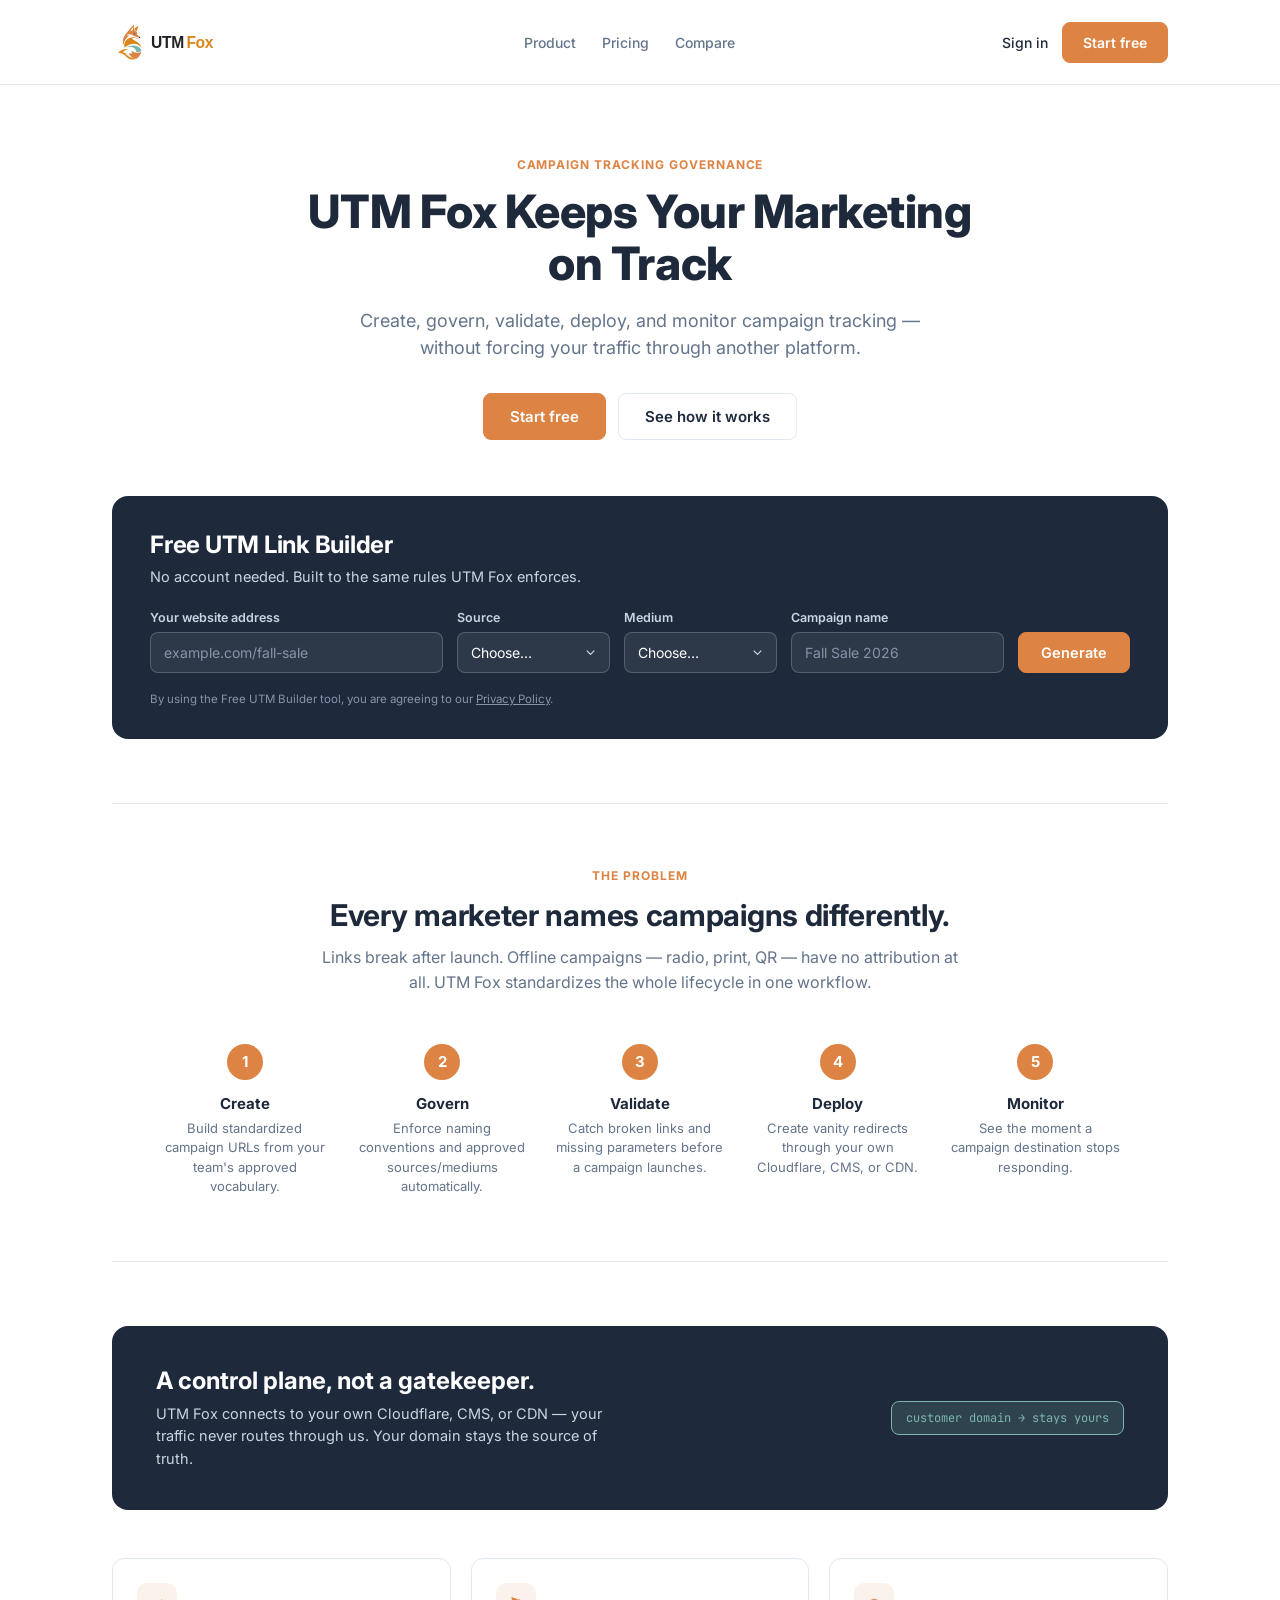
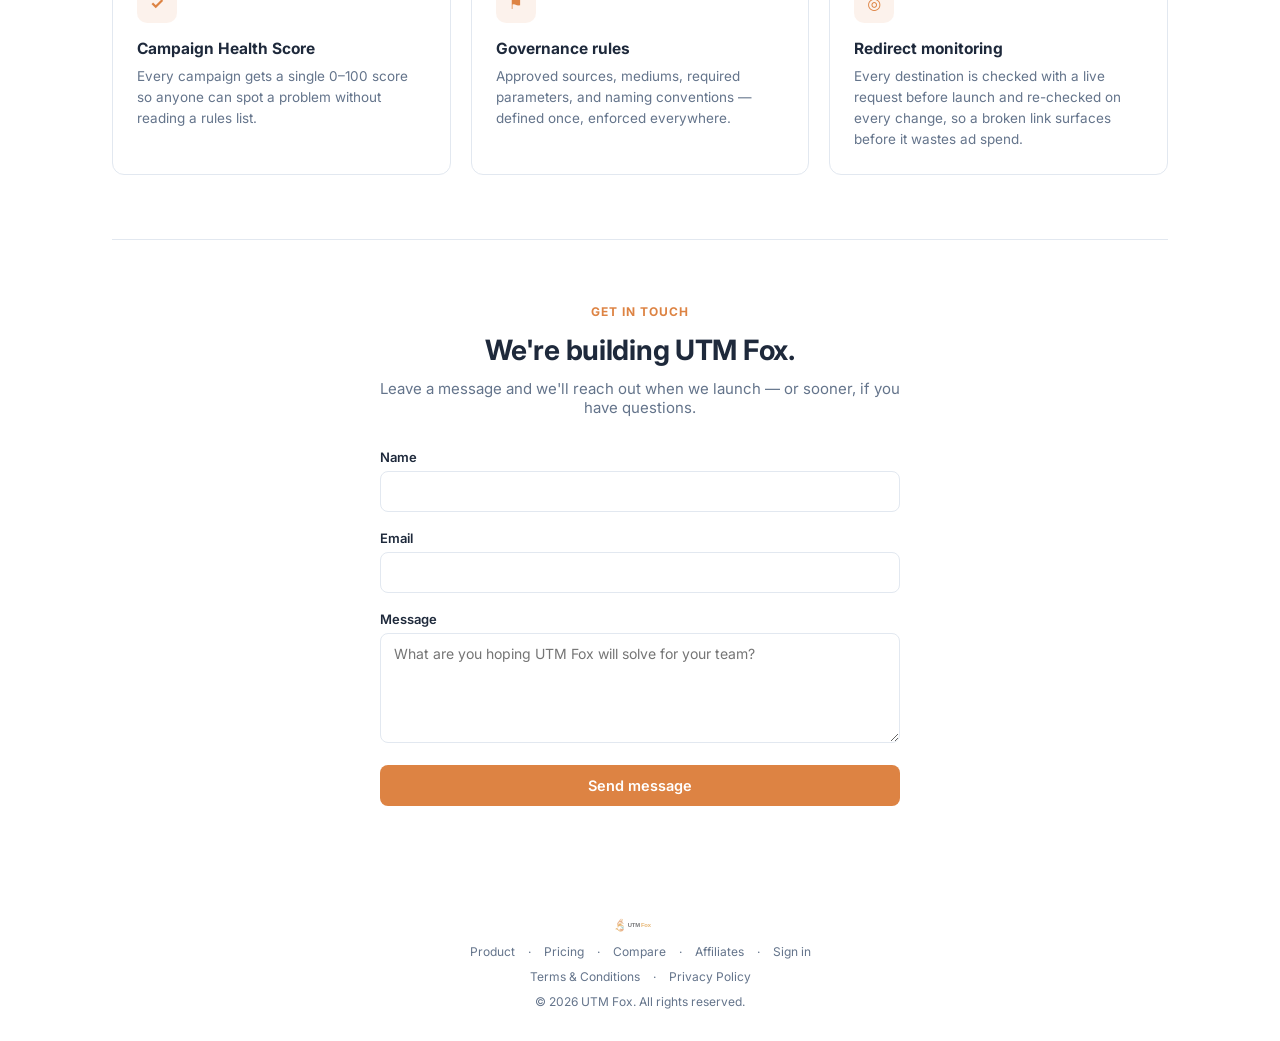
<file: index.html>
<!DOCTYPE html>
<html lang="en">
<head>
<!-- Google tag (gtag.js) -->
<script async src="https://www.googletagmanager.com/gtag/js?id=G-CB16V89D32"></script>
<script>
  window.dataLayer = window.dataLayer || [];
  function gtag(){dataLayer.push(arguments);}
  gtag('js', new Date());

  gtag('config', 'G-CB16V89D32');
</script>
<meta charset="UTF-8" />
<meta name="viewport" content="width=device-width, initial-scale=1" />
<title>UTM Fox — Campaign Tracking Governance</title>
<meta name="description" content="UTM Fox helps marketing teams create, govern, validate, deploy, and monitor campaign tracking — without forcing traffic through another platform." />
<link rel="icon" href="/assets/favicon.ico" sizes="any" />
<link rel="icon" type="image/png" sizes="32x32" href="/assets/favicon-32.png" />
<link rel="icon" type="image/png" sizes="96x96" href="/assets/favicon-96.png" />
<link rel="icon" type="image/png" sizes="192x192" href="/assets/favicon-192.png" />
<link rel="apple-touch-icon" sizes="180x180" href="/assets/apple-icon-180.png" />
<meta property="og:site_name" content="UTM Fox" />
<meta property="og:title" content="UTM Fox — Campaign Tracking Governance" />
<meta property="og:description" content="UTM Fox helps marketing teams create, govern, validate, deploy, and monitor campaign tracking — without forcing traffic through another platform." />
<meta property="og:image" content="https://utmfox.com/assets/og-image.png" />
<meta property="og:image:width" content="1200" />
<meta property="og:image:height" content="630" />
<meta property="og:type" content="website" />
<meta name="twitter:card" content="summary_large_image" />
<meta name="twitter:image" content="https://utmfox.com/assets/og-image.png" />
<style>
@import url('https://fonts.googleapis.com/css2?family=Inter:wght@400;500;600;700;800&family=JetBrains+Mono:wght@400;500&display=swap');

:root {
  --copper: #dd8343;
  --copper-hover: #c46f32;
  --oxide: #7cb5ad;
  --oxide-hover: #649b92;
  --ink: #1e293b;
  --text-muted: #64748b;
  --surface: #ffffff;
  --surface-muted: #f8fafc;
  --border: #e2e8f0;
  --healthy: #16a34a;
  --healthy-bg: #16a34a1a;
  --font-ui: 'Inter', system-ui, -apple-system, sans-serif;
  --font-mono: 'JetBrains Mono', ui-monospace, monospace;
}
* { box-sizing: border-box; }
body { margin: 0; font-family: var(--font-ui); color: var(--ink); background: #fff; }
.wrap { max-width: 1120px; margin: 0 auto; padding: 0 32px; }
section { padding: 64px 0; border-bottom: 1px solid var(--border); }
section:last-child { border-bottom: none; }

/* Nav */
header.nav { border-bottom: 1px solid var(--border); }
.nav-inner { max-width: 1120px; margin: 0 auto; padding: 18px 32px; display: flex; align-items: center; justify-content: space-between; }
.nav-inner img.logo { height: 48px; display: block; }

/* Section 1: Hero */
.hero { text-align: center; padding-top: 72px; }
.eyebrow { font-size: 12px; font-weight: 700; letter-spacing: 0.08em; text-transform: uppercase; color: var(--copper); margin-bottom: 14px; }
h1.headline { font-size: 46px; font-weight: 800; line-height: 1.12; margin: 0 0 18px; letter-spacing: -0.01em; }
p.subheadline { font-size: 18px; color: var(--text-muted); max-width: 620px; margin: 0 auto 32px; line-height: 1.5; }
.hero-badge-row { display: flex; justify-content: center; margin-bottom: 56px; }

/* Free UTM builder (hero) — dark panel, matches the "control plane" banner treatment.
   color-scheme: dark so native select popups and the caret render light-on-dark too. */
.hero-visual {
  background: var(--ink); border-radius: 16px; max-width: 100%; margin: 0 auto;
  padding: 34px 38px 30px; text-align: left; color: #fff; color-scheme: dark;
}
.builder-head { margin-bottom: 22px; }
.builder-eyebrow { display: block; font-size: 24px; font-weight: 700; letter-spacing: -0.01em; color: #fff; margin-bottom: 7px; }
.builder-sub { display: block; font-size: 14.5px; color: #cbd5e1; line-height: 1.5; }

/* Single row on desktop: address, source, medium, campaign, button.
   align-items:end keeps the button's baseline level with the inputs, not the labels. */
.builder-grid { display: grid; grid-template-columns: 2.2fr 1.15fr 1.15fr 1.6fr auto; gap: 14px; align-items: end; }
.builder-field { min-width: 0; }

.builder-label { display: block; font-size: 12.5px; font-weight: 600; color: #cbd5e1; margin-bottom: 7px; }
.builder-input {
  width: 100%; padding: 11px 13px; border: 1px solid rgba(255,255,255,0.2); border-radius: 8px;
  font-size: 14px; font-family: inherit; background: rgba(255,255,255,0.07); color: #fff;
  -webkit-appearance: none; appearance: none;
}
.builder-input::placeholder { color: #8595ab; }
select.builder-input {
  background-image: url("data:image/svg+xml;charset=UTF-8,%3csvg xmlns='http://www.w3.org/2000/svg' viewBox='0 0 24 24' fill='none' stroke='%23cbd5e1' stroke-width='2'%3e%3cpolyline points='6 9 12 15 18 9'%3e%3c/polyline%3e%3c/svg%3e");
  background-repeat: no-repeat; background-position: right 11px center; background-size: 15px;
  padding-right: 34px; cursor: pointer;
}
.builder-input:focus { outline: 2px solid var(--copper); outline-offset: 1px; border-color: var(--copper); }
.builder-input.is-invalid { border-color: #f87171; }
.builder-custom { margin-top: 8px; }

.builder-submit {
  background: var(--copper); color: #fff; border: 1px solid var(--copper); border-radius: 8px;
  padding: 11px 22px; font-weight: 600; font-size: 14.5px; font-family: inherit;
  cursor: pointer; white-space: nowrap;
}
.builder-submit:hover { background: var(--copper-hover); border-color: var(--copper-hover); }

.builder-messages { margin-top: 10px; }
.builder-error { font-size: 12.5px; color: #fca5a5; }
.builder-error:empty { display: none; }
.builder-hint { font-family: var(--font-mono); font-size: 12px; color: #94a3b8; line-height: 1.5; }
.builder-hint:empty { display: none; }
.builder-hint b { color: var(--oxide); font-weight: 500; }

.builder-result { margin-top: 20px; border-top: 1px solid rgba(255,255,255,0.14); padding-top: 18px; }
.builder-result-label { font-size: 11.5px; font-weight: 700; letter-spacing: 0.06em; text-transform: uppercase; color: #94a3b8; margin-bottom: 9px; }
.builder-result-row { display: flex; align-items: stretch; gap: 10px; }
.builder-url {
  flex: 1; min-width: 0; background: rgba(124,181,173,0.12); border: 1px solid var(--oxide);
  border-radius: 8px; padding: 12px 14px; font-family: var(--font-mono); font-size: 12.5px;
  color: #e2f1ef; line-height: 1.5; word-break: break-all;
}
.builder-copy {
  flex-shrink: 0; align-self: flex-start; background: rgba(255,255,255,0.08);
  border: 1px solid rgba(255,255,255,0.22); color: #fff; border-radius: 8px; padding: 12px 18px;
  font-weight: 600; font-size: 13px; font-family: inherit; cursor: pointer;
}
.builder-copy:hover { border-color: var(--oxide); color: var(--oxide); }
.builder-copy.copied { border-color: var(--oxide); color: var(--oxide); }
.builder-result-foot { font-size: 13px; color: #cbd5e1; margin-top: 12px; line-height: 1.5; }
.builder-result-foot a { color: var(--oxide); font-weight: 600; }

.builder-privacy { font-size: 11.5px; color: #8595ab; line-height: 1.55; margin: 18px 0 0; }
.builder-privacy a { color: #8595ab; text-decoration: underline; }

@media (max-width: 1000px) {
  /* Two rows before fully stacking: address spans, then the three short fields. */
  .builder-grid { grid-template-columns: 1fr 1fr 1fr; }
  .builder-field.f-url { grid-column: 1 / -1; }
  .builder-field.f-campaign { grid-column: 1 / 3; }
  .builder-submit { grid-column: 3; }
}
@media (max-width: 680px) {
  .hero-visual { padding: 26px 22px 24px; }
  .builder-eyebrow { font-size: 20px; }
  .builder-grid { grid-template-columns: 1fr; gap: 12px; }
  .builder-field.f-url, .builder-field.f-campaign, .builder-submit { grid-column: auto; }
  .builder-submit { width: 100%; margin-top: 4px; padding: 13px 22px; }
  .builder-result-row { flex-direction: column; }
  .builder-copy { align-self: stretch; }
}

/* Section 2: Problem -> Workflow */
.section-head { text-align: center; max-width: 640px; margin: 0 auto 48px; }
.section-head h2 { font-size: 30px; font-weight: 700; margin: 8px 0 12px; letter-spacing: -0.01em; }
.section-head p { font-size: 16px; color: var(--text-muted); line-height: 1.6; margin: 0; }

.workflow { display: flex; justify-content: space-between; gap: 8px; max-width: 980px; margin: 0 auto; }
.workflow-step { flex: 1; text-align: center; padding: 0 8px; }
.step-num { width: 36px; height: 36px; border-radius: 50%; background: var(--copper); color: #fff; font-size: 15px; font-weight: 700; display: flex; align-items: center; justify-content: center; margin: 0 auto 14px; }
.workflow-step h3 { font-size: 15px; font-weight: 700; margin: 0 0 6px; }
.workflow-step p { font-size: 13px; color: var(--text-muted); line-height: 1.5; margin: 0; }

/* Section 3: Differentiator + features */
.diff-banner { background: var(--ink); color: #fff; border-radius: 16px; padding: 40px 44px; margin-bottom: 48px; display: flex; align-items: center; gap: 32px; justify-content: space-between; }
.diff-banner h2 { font-size: 24px; font-weight: 700; margin: 0 0 8px; }
.diff-banner p { font-size: 14.5px; color: #cbd5e1; margin: 0; max-width: 480px; line-height: 1.55; }
.diff-badge { flex-shrink: 0; background: rgba(124,181,173,0.18); border: 1px solid var(--oxide); color: var(--oxide); font-family: var(--font-mono); font-size: 12px; padding: 8px 14px; border-radius: 8px; white-space: nowrap; }

.feature-grid { display: grid; grid-template-columns: repeat(3, 1fr); gap: 20px; }
.feature-card { border: 1px solid var(--border); border-radius: 12px; padding: 24px; }
.feature-icon { width: 40px; height: 40px; border-radius: 10px; background: #dd83431a; color: var(--copper); display: flex; align-items: center; justify-content: center; font-weight: 700; font-size: 16px; margin-bottom: 16px; }
.feature-card h3 { font-size: 15.5px; font-weight: 700; margin: 0 0 8px; }
.feature-card p { font-size: 13.5px; color: var(--text-muted); line-height: 1.55; margin: 0; }

/* Section 4: Contact form */
.contact-wrap { max-width: 520px; margin: 0 auto; text-align: center; }
form.contact-form { text-align: left; margin-top: 32px; }
form.contact-form label { display: block; font-size: 13px; font-weight: 600; color: var(--ink); margin-bottom: 6px; }
form.contact-form input, form.contact-form textarea {
  width: 100%; padding: 11px 13px; border: 1px solid var(--border); border-radius: 8px;
  font-size: 14px; font-family: inherit; margin-bottom: 18px; background: #fff; color: var(--ink);
}
form.contact-form textarea { min-height: 110px; resize: vertical; }
form.contact-form input:focus, form.contact-form textarea:focus { outline: 2px solid var(--copper); outline-offset: 1px; border-color: var(--copper); }
.btn-primary { background: var(--copper); color: #fff; border: none; border-radius: 8px; padding: 12px 20px; font-weight: 600; font-size: 14.5px; font-family: inherit; cursor: pointer; width: 100%; }
.btn-primary:hover { background: var(--copper-hover); }
.btn-primary:disabled { opacity: 0.6; cursor: default; }
.form-status { margin-top: 14px; font-size: 13.5px; text-align: center; }
.form-status.success { color: var(--healthy); }
.form-status.error { color: #dc2626; }


/* Nav links + CTAs (added with the Product/Pricing/Compare subpages) */
header.nav { position: sticky; top: 0; background: rgba(255,255,255,0.94); backdrop-filter: saturate(180%) blur(8px); z-index: 30; }
.nav-inner { gap: 24px; }
.nav-links { display: flex; gap: 26px; font-size: 14px; font-weight: 500; }
.nav-links a { color: var(--text-muted); text-decoration: none; }
.nav-links a:hover { color: var(--ink); }
.nav-cta { display: flex; align-items: center; gap: 14px; }
.nav-cta a.signin { font-size: 14px; font-weight: 500; text-decoration: none; color: var(--ink); white-space: nowrap; }
.nav-cta a.signin:hover { color: var(--copper-hover); }
.btn-nav { display: inline-block; background: var(--copper); color: #fff; border: 1px solid var(--copper); border-radius: 8px; padding: 11px 20px; font-weight: 600; font-size: 14px; text-decoration: none; white-space: nowrap; }
.btn-nav:hover { background: var(--copper-hover); border-color: var(--copper-hover); }
.btn-outline { display: inline-block; background: #fff; color: var(--ink); border: 1px solid var(--border); border-radius: 8px; padding: 11px 20px; font-weight: 600; font-size: 14px; text-decoration: none; white-space: nowrap; }
.btn-outline:hover { border-color: var(--copper); color: var(--copper-hover); }
.btn-lg { padding: 13px 26px; font-size: 15px; }
.hero-badge-row { gap: 12px; flex-wrap: wrap; }
.nav-toggle { display: none; background: none; border: 1px solid var(--border); border-radius: 8px; padding: 8px 10px; cursor: pointer; font-size: 15px; line-height: 1; }
@media (max-width: 900px) {
  .nav-links { display: none; position: absolute; top: 100%; left: 0; right: 0; background: #fff; border-bottom: 1px solid var(--border); flex-direction: column; gap: 0; padding: 8px 20px 16px; }
  .nav-links.open { display: flex; }
  .nav-links a { padding: 11px 0; font-size: 15px; }
  .nav-toggle { display: block; }
  .nav-cta a.signin { display: none; }
  .nav-inner img.logo { height: 36px; }
  h1.headline { font-size: 32px; }
}

.hp-field { position: absolute; left: -9999px; width: 1px; height: 1px; overflow: hidden; }

footer { text-align: center; padding: 32px; font-size: 12px; color: var(--text-muted); }
footer img.footer-logo { height: 18px; opacity: 0.6; margin-bottom: 10px; display: block; margin-left: auto; margin-right: auto; }
footer .footer-links { margin-bottom: 10px; }
footer .footer-links a { color: var(--text-muted); text-decoration: none; margin: 0 10px; }
footer .footer-links a:hover { color: var(--copper-hover); text-decoration: underline; }
</style>
</head>
<body>

<header class="nav">
  <div class="nav-inner">
    <a href="/"><img class="logo" src="assets/logo.svg" alt="UTM Fox" /></a>
    <nav class="nav-links" id="navLinks">
      <a href="/product/">Product</a>
      <a href="/pricing/">Pricing</a>
      <a href="/compare/">Compare</a>
    </nav>
    <div class="nav-cta">
      <a class="signin" href="https://app.utmfox.com/login">Sign in</a>
      <a class="btn-nav" href="https://app.utmfox.com/signup">Start free</a>
      <button class="nav-toggle" id="navToggle" aria-label="Menu">&#9776;</button>
    </div>
  </div>
</header>

<div class="wrap">

  <!-- Hero -->
  <section class="hero">
    <div class="eyebrow">Campaign tracking governance</div>
    <h1 class="headline">UTM Fox Keeps Your Marketing<br/>on Track</h1>
    <p class="subheadline">Create, govern, validate, deploy, and monitor campaign tracking — without forcing your traffic through another platform.</p>
    <div class="hero-badge-row">
      <a class="btn-nav btn-lg" href="https://app.utmfox.com/signup">Start free</a>
      <a class="btn-outline btn-lg" href="/product/">See how it works</a>
    </div>
    <div class="hero-visual">
      <div class="builder-head">
        <span class="builder-eyebrow">Free UTM Link Builder</span>
        <span class="builder-sub">No account needed. Built to the same rules UTM Fox enforces.</span>
      </div>

      <form id="utm-builder" novalidate>
        <div class="builder-grid">
          <div class="builder-field f-url">
            <label class="builder-label" for="ub-url">Your website address</label>
            <input class="builder-input" id="ub-url" name="url" type="text" inputmode="url"
                   placeholder="example.com/fall-sale" autocomplete="off" spellcheck="false" />
          </div>

          <div class="builder-field">
            <label class="builder-label" for="ub-source">Source</label>
            <select class="builder-input" id="ub-source" name="source">
              <option value="">Choose…</option>
              <option value="google">google</option>
              <option value="facebook">facebook</option>
              <option value="instagram">instagram</option>
              <option value="linkedin">linkedin</option>
              <option value="youtube">youtube</option>
              <option value="tiktok">tiktok</option>
              <option value="bing">bing</option>
              <option value="email">email</option>
              <option value="newsletter">newsletter</option>
              <option value="radio">radio</option>
              <option value="podcast">podcast</option>
              <option value="print">print</option>
              <option value="qr">qr</option>
              <option value="__custom">Other…</option>
            </select>
            <input class="builder-input builder-custom" id="ub-source-custom" type="text"
                   placeholder="your source" autocomplete="off" spellcheck="false" hidden />
          </div>

          <div class="builder-field">
            <label class="builder-label" for="ub-medium">Medium</label>
            <select class="builder-input" id="ub-medium" name="medium">
              <option value="">Choose…</option>
              <option value="paid_search">paid_search</option>
              <option value="paid_social">paid_social</option>
              <option value="organic_social">organic_social</option>
              <option value="email">email</option>
              <option value="sms">sms</option>
              <option value="display">display</option>
              <option value="affiliate">affiliate</option>
              <option value="referral">referral</option>
              <option value="offline">offline</option>
              <option value="__custom">Other…</option>
            </select>
            <input class="builder-input builder-custom" id="ub-medium-custom" type="text"
                   placeholder="your medium" autocomplete="off" spellcheck="false" hidden />
          </div>

          <div class="builder-field f-campaign">
            <label class="builder-label" for="ub-campaign">Campaign name</label>
            <input class="builder-input" id="ub-campaign" name="campaign" type="text"
                   placeholder="Fall Sale 2026" autocomplete="off" spellcheck="false" />
          </div>

          <button class="builder-submit" type="submit" id="ub-submit">Generate</button>
        </div>

        <div class="builder-messages">
          <div class="builder-error" id="ub-url-error"></div>
          <div class="builder-hint" id="ub-campaign-hint"></div>
        </div>
      </form>

      <div class="builder-result" id="ub-result" hidden>
        <div class="builder-result-label">Your tracking URL</div>
        <div class="builder-result-row">
          <code class="builder-url" id="ub-output"></code>
          <button class="builder-copy" type="button" id="ub-copy">Copy</button>
        </div>
        <div class="builder-result-foot">
          Want this governed, scored and monitored for your whole team?
          <a href="https://app.utmfox.com/signup">Start free</a>
        </div>
      </div>

      <p class="builder-privacy">
        By using the Free UTM Builder tool, you are agreeing to our <a href="/privacy-policy/">Privacy Policy</a>.
      </p>
    </div>
  </section>

  <!-- Problem -> Workflow -->
  <section>
    <div class="section-head">
      <div class="eyebrow">The problem</div>
      <h2>Every marketer names campaigns differently.</h2>
      <p>Links break after launch. Offline campaigns — radio, print, QR — have no attribution at all. UTM Fox standardizes the whole lifecycle in one workflow.</p>
    </div>
    <div class="workflow">
      <div class="workflow-step"><div class="step-num">1</div><h3>Create</h3><p>Build standardized campaign URLs from your team's approved vocabulary.</p></div>
      <div class="workflow-step"><div class="step-num">2</div><h3>Govern</h3><p>Enforce naming conventions and approved sources/mediums automatically.</p></div>
      <div class="workflow-step"><div class="step-num">3</div><h3>Validate</h3><p>Catch broken links and missing parameters before a campaign launches.</p></div>
      <div class="workflow-step"><div class="step-num">4</div><h3>Deploy</h3><p>Create vanity redirects through your own Cloudflare, CMS, or CDN.</p></div>
      <div class="workflow-step"><div class="step-num">5</div><h3>Monitor</h3><p>See the moment a campaign destination stops responding.</p></div>
    </div>
  </section>

  <!-- Differentiator + features -->
  <section>
    <div class="diff-banner">
      <div>
        <h2>A control plane, not a gatekeeper.</h2>
        <p>UTM Fox connects to your own Cloudflare, CMS, or CDN — your traffic never routes through us. Your domain stays the source of truth.</p>
      </div>
      <div class="diff-badge">customer domain → stays yours</div>
    </div>
    <div class="feature-grid">
      <div class="feature-card">
        <div class="feature-icon">✓</div>
        <h3>Campaign Health Score</h3>
        <p>Every campaign gets a single 0–100 score so anyone can spot a problem without reading a rules list.</p>
      </div>
      <div class="feature-card">
        <div class="feature-icon">⚑</div>
        <h3>Governance rules</h3>
        <p>Approved sources, mediums, required parameters, and naming conventions — defined once, enforced everywhere.</p>
      </div>
      <div class="feature-card">
        <div class="feature-icon">◎</div>
        <h3>Redirect monitoring</h3>
        <p>Every destination is checked with a live request before launch and re-checked on every change, so a broken link surfaces before it wastes ad spend.</p>
      </div>
    </div>
  </section>

  <!-- Contact form -->
  <section>
    <div class="contact-wrap">
      <div class="eyebrow">Get in touch</div>
      <h2 style="font-size:28px; font-weight:700; margin:8px 0 12px; letter-spacing:-0.01em;">We're building UTM Fox.</h2>
      <p style="font-size:15px; color:var(--text-muted); margin:0;">Leave a message and we'll reach out when we launch — or sooner, if you have questions.</p>

      <form class="contact-form" id="contact-form" method="POST">
        <label for="name">Name</label>
        <input type="text" id="name" name="name" required />

        <label for="email">Email</label>
        <input type="email" id="email" name="email" required />

        <label for="message">Message</label>
        <textarea id="message" name="message" required placeholder="What are you hoping UTM Fox will solve for your team?"></textarea>

        <!-- Honeypot: hidden from people, irresistible to bots. Non-empty means bot. -->
        <div class="hp-field" aria-hidden="true">
          <label for="company">Company</label>
          <input type="text" id="company" name="company" tabindex="-1" autocomplete="off" />
        </div>

        <button type="submit" class="btn-primary" id="contact-submit">Send message</button>
        <div class="form-status" id="form-status"></div>
      </form>
    </div>
  </section>

</div>

<footer>
  <img class="footer-logo" src="assets/logo.svg" alt="UTM Fox" />
  <div class="footer-links"><a href="/product/">Product</a> · <a href="/pricing/">Pricing</a> · <a href="/compare/">Compare</a> · <a href="/affiliates/">Affiliates</a> · <a href="https://app.utmfox.com/login">Sign in</a></div>
  <div class="footer-links"><a href="/terms-and-conditions/">Terms &amp; Conditions</a> · <a href="/privacy-policy/">Privacy Policy</a></div>
  &copy; 2026 UTM Fox. All rights reserved.
</footer>

<script>
  var navT = document.getElementById('navToggle');
  if (navT) navT.addEventListener('click', function () { document.getElementById('navLinks').classList.toggle('open'); });

  var form = document.getElementById('contact-form');
  var statusEl = document.getElementById('form-status');
  var submitBtn = document.getElementById('contact-submit');
  var CONTACT_ENDPOINT = 'https://app.utmfox.com/api/v1/public/contact';

  function resetButton() {
    submitBtn.textContent = 'Send message';
    submitBtn.disabled = false;
  }

  form.addEventListener('submit', function (e) {
    e.preventDefault();
    submitBtn.disabled = true;
    submitBtn.textContent = 'Sending...';
    statusEl.textContent = '';
    statusEl.className = 'form-status';

    fetch(CONTACT_ENDPOINT, {
      method: 'POST',
      headers: { 'Content-Type': 'application/json' },
      body: JSON.stringify({
        name: document.getElementById('name').value,
        email: document.getElementById('email').value,
        message: document.getElementById('message').value,
        company: document.getElementById('company').value
      })
    }).then(function (response) {
      if (response.ok) {
        form.reset();
        statusEl.textContent = "Thanks — we'll be in touch.";
        statusEl.className = 'form-status success';
        resetButton();
        return;
      }
      // Surface the server's own wording for validation problems; it is more specific
      // than anything we could guess from a status code alone.
      return response.json().catch(function () { return {}; }).then(function (data) {
        var e = new Error((data && data.error) || 'Something went wrong — please try again.');
        e.fromServer = true; // only server wording is safe to show; "Failed to fetch" is not
        throw e;
      });
    }).catch(function (err) {
      statusEl.textContent = (err && err.fromServer && err.message)
        ? err.message
        : "Couldn't reach us just now — please try again in a moment.";
      statusEl.className = 'form-status error';
      resetButton();
    });
  });
</script>

<script>
/* Free UTM builder.
   The link is built entirely in the browser so it appears instantly and still works if
   our API is unreachable. The POST is fire-and-forget lead capture, never a dependency.
   Sanitizing rules mirror app/src/lib/utm-sanitize.ts, which is the source of truth and
   re-applies all of this server-side. */
(function () {
  var form = document.getElementById('utm-builder');
  if (!form) return;

  var CAPTURE_ENDPOINT = 'https://app.utmfox.com/api/v1/public/utm-builder';
  var MAX_VALUE_LENGTH = 100;

  var urlEl = document.getElementById('ub-url');
  var urlErrEl = document.getElementById('ub-url-error');
  var sourceEl = document.getElementById('ub-source');
  var sourceCustomEl = document.getElementById('ub-source-custom');
  var mediumEl = document.getElementById('ub-medium');
  var mediumCustomEl = document.getElementById('ub-medium-custom');
  var campaignEl = document.getElementById('ub-campaign');
  var campaignHintEl = document.getElementById('ub-campaign-hint');
  var submitEl = document.getElementById('ub-submit');
  var resultEl = document.getElementById('ub-result');
  var outputEl = document.getElementById('ub-output');
  var copyEl = document.getElementById('ub-copy');

  function sanitizeUtmValue(raw) {
    return String(raw)
      .normalize('NFKD')
      .replace(/[̀-ͯ]/g, '')
      .toLowerCase()
      .trim()
      .replace(/\s+/g, '_')
      .replace(/[^a-z0-9_-]/g, '')
      .replace(/_{2,}/g, '_')
      .replace(/-{2,}/g, '-')
      .replace(/^[_-]+|[_-]+$/g, '')
      .slice(0, MAX_VALUE_LENGTH)
      .replace(/[_-]+$/g, '');
  }

  function normalizeDestinationUrl(raw) {
    var trimmed = String(raw).trim();
    if (!trimmed) return { ok: false, error: 'Enter your website address.' };
    var withProtocol = /^https?:\/\//i.test(trimmed) ? trimmed : 'https://' + trimmed;
    var url;
    try { url = new URL(withProtocol); } catch (e) {
      return { ok: false, error: "That doesn't look like a valid web address." };
    }
    if (url.protocol !== 'http:' && url.protocol !== 'https:') {
      return { ok: false, error: 'Only http and https addresses are supported.' };
    }
    if (url.hostname.indexOf('.') === -1 || /\.$/.test(url.hostname)) {
      return { ok: false, error: "That doesn't look like a valid web address." };
    }
    // Strip any utm_* already present — pasting an already-tagged link is common, and
    // duplicate parameters resolve unpredictably across platforms.
    var keys = [];
    url.searchParams.forEach(function (_v, k) { keys.push(k); });
    keys.forEach(function (k) {
      if (k.toLowerCase().indexOf('utm_') === 0) url.searchParams.delete(k);
    });
    return { ok: true, url: url };
  }

  // "Other…" reveals a free-text box for the two dropdowns.
  function wireCustom(selectEl, customEl) {
    selectEl.addEventListener('change', function () {
      var isCustom = selectEl.value === '__custom';
      customEl.hidden = !isCustom;
      if (isCustom) customEl.focus();
    });
  }
  wireCustom(sourceEl, sourceCustomEl);
  wireCustom(mediumEl, mediumCustomEl);

  function readChoice(selectEl, customEl) {
    return selectEl.value === '__custom' ? sanitizeUtmValue(customEl.value) : selectEl.value;
  }

  // Show what the campaign name becomes, so the correction never arrives as a surprise
  // in the final URL.
  campaignEl.addEventListener('input', function () {
    var typed = campaignEl.value;
    var clean = sanitizeUtmValue(typed);
    if (!typed.trim() || clean === typed) { campaignHintEl.textContent = ''; return; }
    campaignHintEl.innerHTML = clean
      ? 'Will be used as <b>' + clean.replace(/[&<>]/g, '') + '</b>'
      : 'That name has no characters a UTM can use — try letters or numbers.';
  });

  form.addEventListener('submit', function (e) {
    e.preventDefault();
    urlErrEl.textContent = '';
    urlEl.classList.remove('is-invalid');

    var normalized = normalizeDestinationUrl(urlEl.value);
    if (!normalized.ok) {
      urlErrEl.textContent = normalized.error;
      urlEl.classList.add('is-invalid');
      urlEl.focus();
      return;
    }

    var source = readChoice(sourceEl, sourceCustomEl);
    var medium = readChoice(mediumEl, mediumCustomEl);
    var campaign = sanitizeUtmValue(campaignEl.value);

    if (!source) { urlErrEl.textContent = 'Choose a source.'; sourceEl.focus(); return; }
    if (!medium) { urlErrEl.textContent = 'Choose a medium.'; mediumEl.focus(); return; }
    if (!campaign) {
      urlErrEl.textContent = 'Enter a campaign name using letters or numbers.';
      campaignEl.classList.add('is-invalid');
      campaignEl.focus();
      return;
    }
    campaignEl.classList.remove('is-invalid');

    var url = normalized.url;
    url.searchParams.set('utm_source', source);
    url.searchParams.set('utm_medium', medium);
    url.searchParams.set('utm_campaign', campaign);
    var generated = url.toString();

    outputEl.textContent = generated;
    resultEl.hidden = false;
    copyEl.classList.remove('copied');
    copyEl.textContent = 'Copy';

    if (window.gtag) {
      gtag('event', 'utm_builder_generate', { utm_source_value: source, utm_medium_value: medium });
    }

    // Fire-and-forget. A failure here must never cost the visitor their link.
    try {
      fetch(CAPTURE_ENDPOINT, {
        method: 'POST',
        headers: { 'Content-Type': 'application/json' },
        body: JSON.stringify({
          url: url.origin + url.pathname,
          source: source,
          medium: medium,
          campaign: campaign
        }),
        keepalive: true
      }).catch(function () {});
    } catch (err) { /* ignore */ }

    resultEl.scrollIntoView({ behavior: 'smooth', block: 'nearest' });
  });

  copyEl.addEventListener('click', function () {
    var text = outputEl.textContent;
    function done() {
      copyEl.textContent = 'Copied';
      copyEl.classList.add('copied');
      setTimeout(function () {
        copyEl.textContent = 'Copy';
        copyEl.classList.remove('copied');
      }, 2000);
    }
    if (navigator.clipboard && navigator.clipboard.writeText) {
      navigator.clipboard.writeText(text).then(done, fallback);
    } else {
      fallback();
    }
    function fallback() {
      var ta = document.createElement('textarea');
      ta.value = text;
      ta.style.position = 'fixed';
      ta.style.opacity = '0';
      document.body.appendChild(ta);
      ta.select();
      try { document.execCommand('copy'); done(); } catch (err) { /* ignore */ }
      document.body.removeChild(ta);
    }
  });
})();
</script>

</body>
</html>
</file>
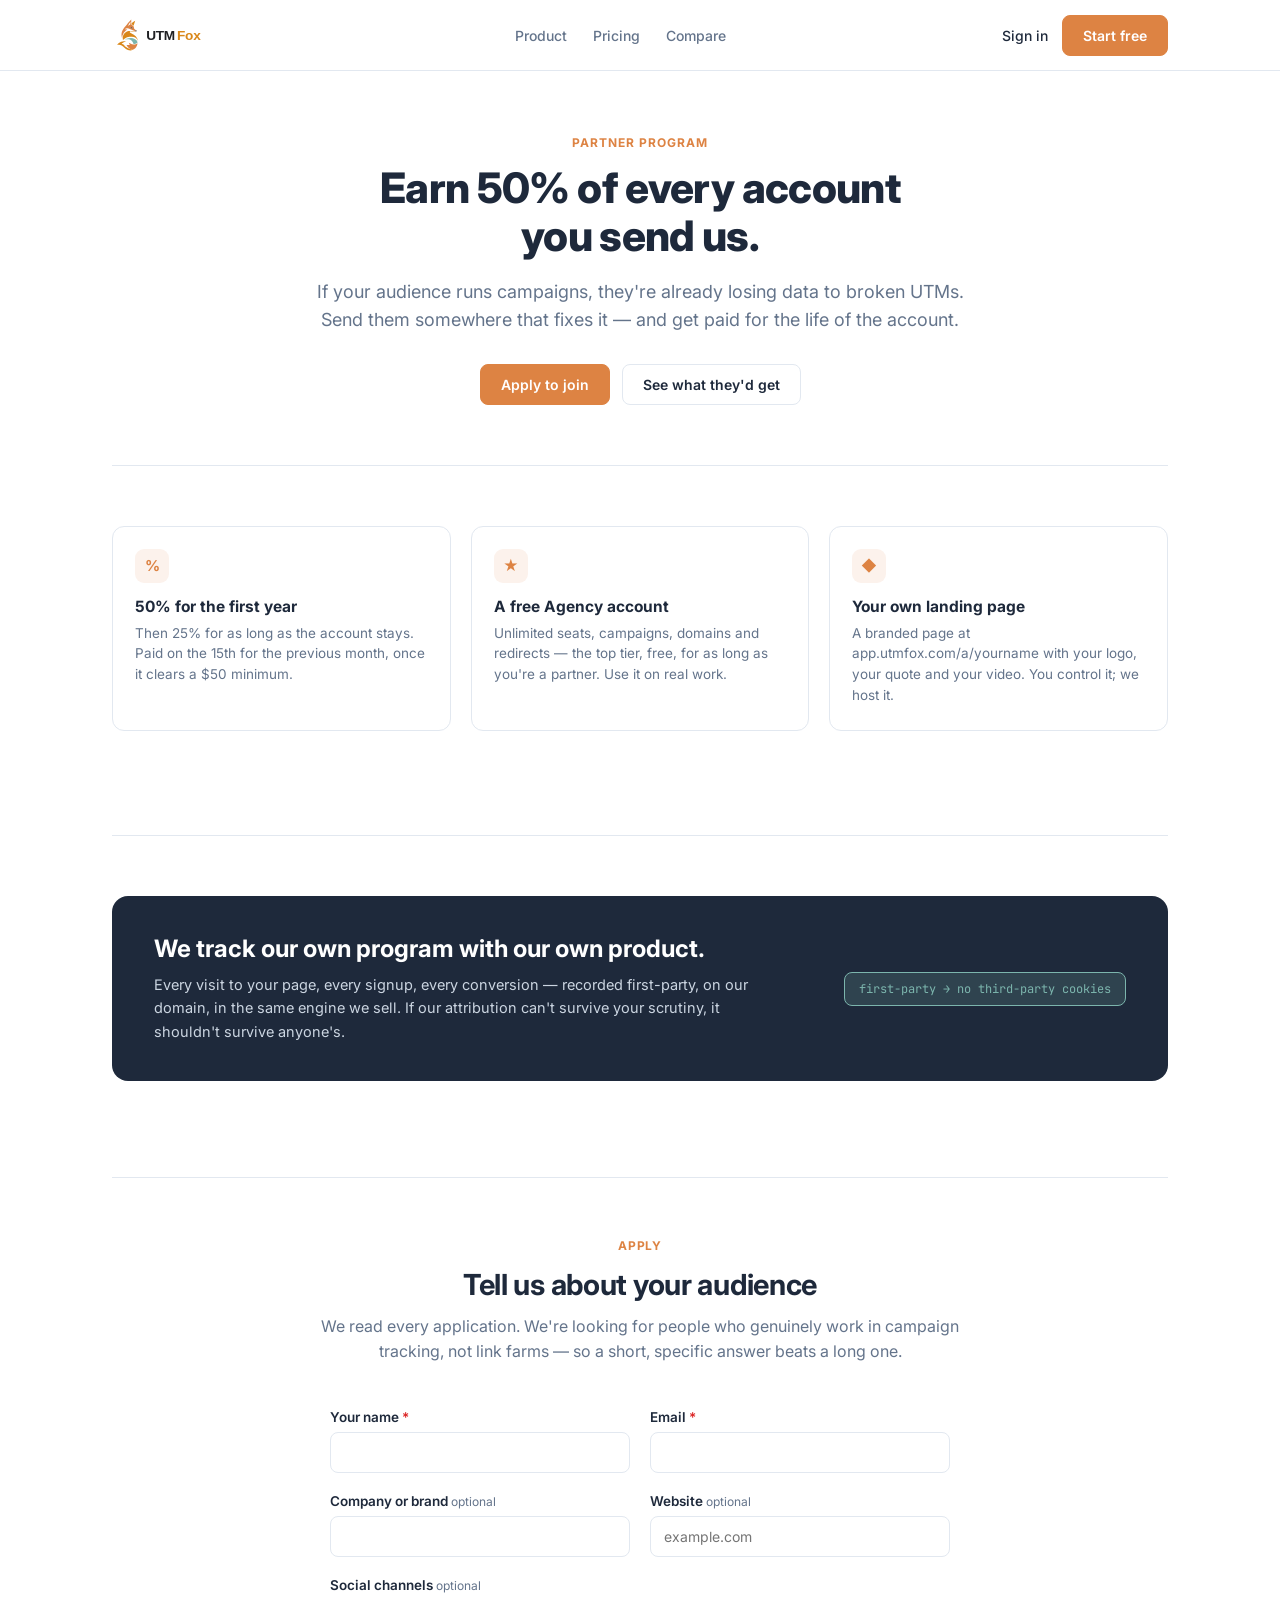
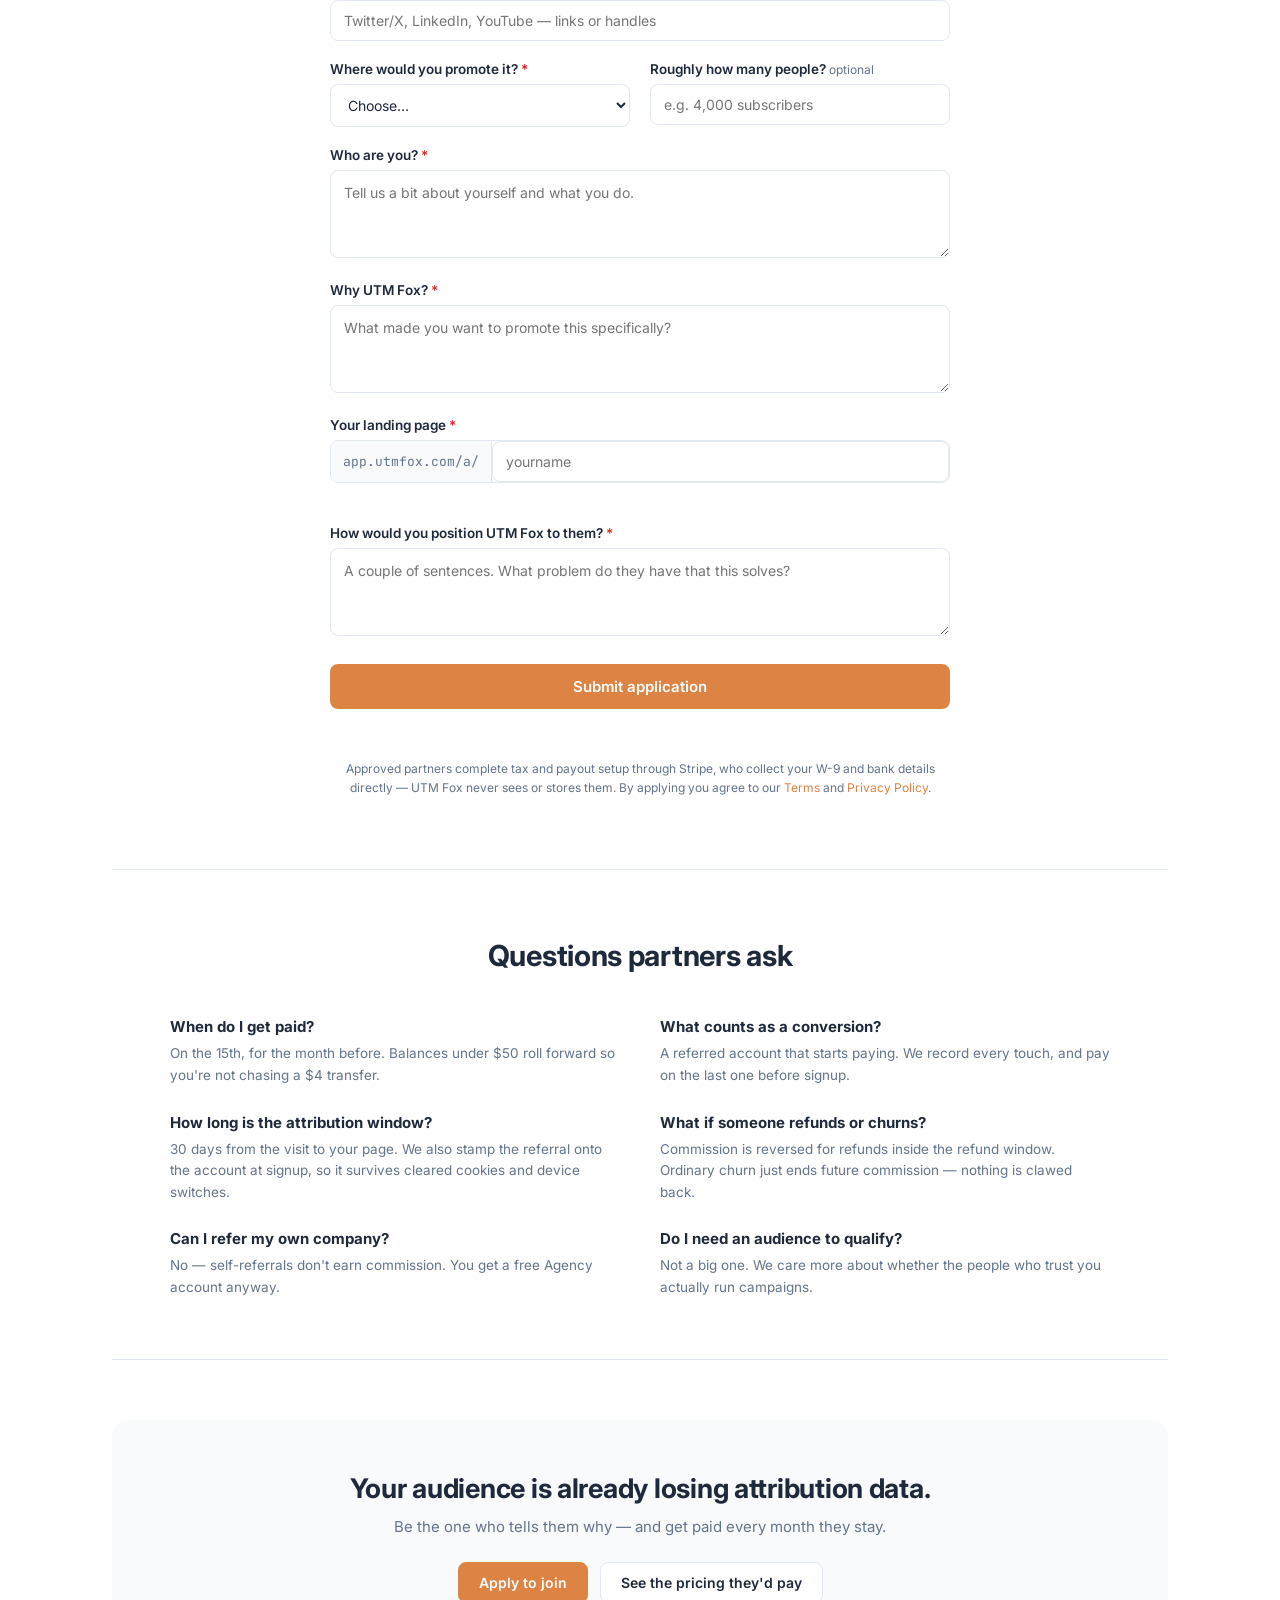
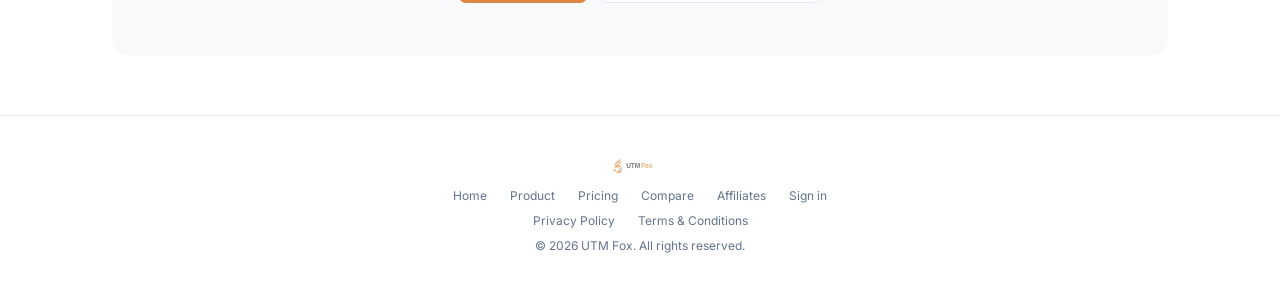
<file: affiliates/index.html>
<!DOCTYPE html>
<html lang="en">
<head>
<!-- Google tag (gtag.js) -->
<script async src="https://www.googletagmanager.com/gtag/js?id=G-CB16V89D32"></script>
<script>
  window.dataLayer = window.dataLayer || [];
  function gtag(){dataLayer.push(arguments);}
  gtag('js', new Date());
  gtag('config', 'G-CB16V89D32');
</script>
<meta charset="UTF-8" />
<meta name="viewport" content="width=device-width, initial-scale=1" />
<title>Affiliate Program — Earn 50% recurring | UTM Fox</title>
<meta name="description" content="Earn 50% of every account for the first year, then 25% for its lifetime. Free Agency account, your own branded landing page, and payouts on the 15th every month." />
<link rel="canonical" href="https://utmfox.com/affiliates/" />
<meta property="og:title" content="Affiliate Program — Earn 50% recurring | UTM Fox" />
<meta property="og:description" content="Earn 50% of every account for the first year, then 25% for its lifetime. Free Agency account, your own branded landing page, and payouts on the 15th every month." />
<meta property="og:type" content="website" />
<meta property="og:url" content="https://utmfox.com/affiliates/" />
<link rel="icon" type="image/png" href="/assets/favicon.png" />
<link rel="stylesheet" href="/assets/site.css" />
</head>
<body>

<header class="nav">
  <div class="nav-inner">
    <a href="/"><img class="logo" src="/assets/logo.svg" alt="UTM Fox" /></a>
    <nav class="nav-links" id="navLinks">
      <a href="/product/">Product</a>
      <a href="/pricing/">Pricing</a>
      <a href="/compare/">Compare</a>
    </nav>
    <div class="nav-cta">
      <a class="signin" href="https://app.utmfox.com/login">Sign in</a>
      <a class="btn-primary" href="https://app.utmfox.com/signup">Start free</a>
      <button class="nav-toggle" id="navToggle" aria-label="Menu">☰</button>
    </div>
  </div>
</header>

<div class="wrap">
  <section class="hero">
    <div class="eyebrow">Partner program</div>
    <h1 class="headline">Earn 50% of every account<br/>you send us.</h1>
    <p class="subheadline">If your audience runs campaigns, they're already losing data to broken UTMs. Send them somewhere that fixes it — and get paid for the life of the account.</p>
    <div class="hero-ctas">
      <a class="btn-primary" href="#apply">Apply to join</a>
      <a class="btn-secondary" href="/product/">See what they'd get</a>
    </div>
  </section>

  <section>
    <div class="three-col">
      <div class="col-card plain">
        <div class="mini-icon">%</div>
        <h3>50% for the first year</h3>
        <p>Then 25% for as long as the account stays. Paid on the 15th for the previous month, once it clears a $50 minimum.</p>
      </div>
      <div class="col-card plain">
        <div class="mini-icon">★</div>
        <h3>A free Agency account</h3>
        <p>Unlimited seats, campaigns, domains and redirects — the top tier, free, for as long as you're a partner. Use it on real work.</p>
      </div>
      <div class="col-card plain">
        <div class="mini-icon">◆</div>
        <h3>Your own landing page</h3>
        <p>A branded page at app.utmfox.com/a/yourname with your logo, your quote and your video. You control it; we host it.</p>
      </div>
    </div>
  </section>

  <section>
    <div class="diff-banner">
      <div>
        <h2>We track our own program with our own product.</h2>
        <p>Every visit to your page, every signup, every conversion — recorded first-party, on our domain, in the same engine we sell. If our attribution can't survive your scrutiny, it shouldn't survive anyone's.</p>
      </div>
      <div class="diff-badge">first-party → no third-party cookies</div>
    </div>
  </section>

  <section id="apply">
    <div class="section-head">
      <div class="eyebrow">Apply</div>
      <h2>Tell us about your audience</h2>
      <p>We read every application. We're looking for people who genuinely work in campaign tracking, not link farms — so a short, specific answer beats a long one.</p>
    </div>

    <form class="apply-form" id="affiliate-form" method="POST">
      <div class="apply-row">
        <div class="apply-field">
          <label for="af-name">Your name <span class="req">*</span></label>
          <input type="text" id="af-name" name="name" required autocomplete="name" />
        </div>
        <div class="apply-field">
          <label for="af-email">Email <span class="req">*</span></label>
          <input type="email" id="af-email" name="email" required autocomplete="email" />
        </div>
      </div>

      <div class="apply-row">
        <div class="apply-field">
          <label for="af-company">Company or brand <span class="opt">optional</span></label>
          <input type="text" id="af-company" name="company" autocomplete="organization" />
        </div>
        <div class="apply-field">
          <label for="af-website">Website <span class="opt">optional</span></label>
          <input type="text" id="af-website" name="websiteUrl" placeholder="example.com" />
        </div>
      </div>

      <div class="apply-field">
        <label for="af-social">Social channels <span class="opt">optional</span></label>
        <input type="text" id="af-social" name="socialLinks" placeholder="Twitter/X, LinkedIn, YouTube — links or handles" />
      </div>

      <div class="apply-row">
        <div class="apply-field">
          <label for="af-audience">Where would you promote it? <span class="req">*</span></label>
          <select id="af-audience" name="audience" required>
            <option value="">Choose…</option>
            <option>Agency clients</option>
            <option>Newsletter</option>
            <option>YouTube or podcast</option>
            <option>Community or Slack group</option>
            <option>Course or training</option>
            <option>Consulting engagements</option>
            <option>Social following</option>
            <option>Other</option>
          </select>
        </div>
        <div class="apply-field">
          <label for="af-size">Roughly how many people? <span class="opt">optional</span></label>
          <input type="text" id="af-size" name="audienceSize" placeholder="e.g. 4,000 subscribers" />
        </div>
      </div>

      <div class="apply-field">
        <label for="af-about">Who are you? <span class="req">*</span></label>
        <textarea id="af-about" name="about" required placeholder="Tell us a bit about yourself and what you do."></textarea>
      </div>

      <div class="apply-field">
        <label for="af-why">Why UTM Fox? <span class="req">*</span></label>
        <textarea id="af-why" name="whyUtmFox" required placeholder="What made you want to promote this specifically?"></textarea>
      </div>

      <div class="apply-field">
        <label for="af-slug">Your landing page <span class="req">*</span></label>
        <div class="slug-row">
          <span class="slug-prefix">app.utmfox.com/a/</span>
          <input type="text" id="af-slug" name="requestedSlug" required placeholder="yourname" spellcheck="false" autocomplete="off" />
        </div>
        <div class="slug-hint" id="af-slug-hint"></div>
      </div>

      <div class="apply-field">
        <label for="af-pitch">How would you position UTM Fox to them? <span class="req">*</span></label>
        <textarea id="af-pitch" name="pitch" required placeholder="A couple of sentences. What problem do they have that this solves?"></textarea>
      </div>

      <!-- Honeypot: hidden from people, irresistible to bots. -->
      <div class="hp-field" aria-hidden="true">
        <label for="af-company-website">Company website</label>
        <input type="text" id="af-company-website" name="company_website" tabindex="-1" autocomplete="off" />
      </div>

      <button type="submit" class="btn-primary apply-submit" id="af-submit">Submit application</button>
      <div class="form-status" id="af-status"></div>

      <p class="apply-legal">
        Approved partners complete tax and payout setup through Stripe, who collect your W-9 and bank
        details directly — UTM Fox never sees or stores them. By applying you agree to our
        <a href="/terms-and-conditions/">Terms</a> and <a href="/privacy-policy/">Privacy Policy</a>.
      </p>
    </form>
  </section>

  <section>
    <div class="section-head"><h2>Questions partners ask</h2></div>
    <div class="faq">
      <div class="faq-item"><h3>When do I get paid?</h3><p>On the 15th, for the month before. Balances under $50 roll forward so you're not chasing a $4 transfer.</p></div>
      <div class="faq-item"><h3>What counts as a conversion?</h3><p>A referred account that starts paying. We record every touch, and pay on the last one before signup.</p></div>
      <div class="faq-item"><h3>How long is the attribution window?</h3><p>30 days from the visit to your page. We also stamp the referral onto the account at signup, so it survives cleared cookies and device switches.</p></div>
      <div class="faq-item"><h3>What if someone refunds or churns?</h3><p>Commission is reversed for refunds inside the refund window. Ordinary churn just ends future commission — nothing is clawed back.</p></div>
      <div class="faq-item"><h3>Can I refer my own company?</h3><p>No — self-referrals don't earn commission. You get a free Agency account anyway.</p></div>
      <div class="faq-item"><h3>Do I need an audience to qualify?</h3><p>Not a big one. We care more about whether the people who trust you actually run campaigns.</p></div>
    </div>
  </section>

  <section>
    <div class="final-cta">
      <h2>Your audience is already losing attribution data.</h2>
      <p>Be the one who tells them why — and get paid every month they stay.</p>
      <div class="hero-ctas">
        <a class="btn-primary" href="#apply">Apply to join</a>
        <a class="btn-secondary" href="/pricing/">See the pricing they'd pay</a>
      </div>
    </div>
  </section>

</div>

<footer class="site">
  <img class="footer-logo" src="/assets/logo.svg" alt="UTM Fox" />
  <div class="footer-links">
    <a href="/">Home</a>
    <a href="/product/">Product</a>
    <a href="/pricing/">Pricing</a>
    <a href="/compare/">Compare</a>
    <a href="/affiliates/">Affiliates</a>
    <a href="https://app.utmfox.com/login">Sign in</a>
  </div>
  <div class="footer-links">
    <a href="/privacy-policy/">Privacy Policy</a>
    <a href="/terms-and-conditions/">Terms &amp; Conditions</a>
  </div>
  <div>&copy; 2026 UTM Fox. All rights reserved.</div>
</footer>
<script>
  var t = document.getElementById('navToggle');
  if (t) t.addEventListener('click', function () {
    document.getElementById('navLinks').classList.toggle('open');
  });
</script>
<script>
(function () {
  var form = document.getElementById('affiliate-form');
  if (!form) return;
  var ENDPOINT = 'https://app.utmfox.com/api/v1/public/affiliate-application';
  var slugEl = document.getElementById('af-slug');
  var hintEl = document.getElementById('af-slug-hint');
  var statusEl = document.getElementById('af-status');
  var submitEl = document.getElementById('af-submit');

  // Mirrors normalizeSlug() in app/src/lib/affiliate-slug.ts. The server re-validates;
  // this just shows people what their URL will actually be before they submit.
  var RESERVED = ['a','admin','affiliate','affiliates','api','app','assets','auth','billing','blog',
    'compare','contact','dashboard','docs','help','invite','login','logout','new','partner','partners',
    'pricing','privacy','privacy-policy','product','security','settings','signup','staff','status',
    'support','team','terms','terms-and-conditions','tools','utmfox','www'];

  function normalize(raw) {
    return String(raw).normalize('NFKD').replace(/[̀-ͯ]/g, '').toLowerCase().trim()
      .replace(/[\s_]+/g, '-').replace(/[^a-z0-9-]/g, '')
      .replace(/-{2,}/g, '-').replace(/^-+|-+$/g, '');
  }

  slugEl.addEventListener('input', function () {
    var s = normalize(slugEl.value);
    hintEl.className = 'slug-hint';
    if (!slugEl.value.trim()) { hintEl.textContent = ''; return; }
    if (s.length < 3) { hintEl.className = 'slug-hint bad'; hintEl.textContent = 'Use at least 3 letters or numbers.'; return; }
    if (s.length > 32) { hintEl.className = 'slug-hint bad'; hintEl.textContent = 'Keep it under 32 characters.'; return; }
    if (RESERVED.indexOf(s) !== -1) { hintEl.className = 'slug-hint bad'; hintEl.textContent = 'That name is reserved — try another.'; return; }
    hintEl.innerHTML = 'Your page: <b>app.utmfox.com/a/' + s + '</b>';
  });

  function reset() { submitEl.disabled = false; submitEl.textContent = 'Submit application'; }

  form.addEventListener('submit', function (e) {
    e.preventDefault();
    submitEl.disabled = true;
    submitEl.textContent = 'Sending…';
    statusEl.textContent = '';
    statusEl.className = 'form-status';

    var payload = {
      name: document.getElementById('af-name').value,
      email: document.getElementById('af-email').value,
      company: document.getElementById('af-company').value,
      websiteUrl: document.getElementById('af-website').value,
      socialLinks: document.getElementById('af-social').value,
      audience: document.getElementById('af-audience').value,
      audienceSize: document.getElementById('af-size').value,
      about: document.getElementById('af-about').value,
      whyUtmFox: document.getElementById('af-why').value,
      requestedSlug: slugEl.value,
      pitch: document.getElementById('af-pitch').value,
      company_website: document.getElementById('af-company-website').value
    };

    fetch(ENDPOINT, {
      method: 'POST',
      headers: { 'Content-Type': 'application/json' },
      body: JSON.stringify(payload)
    }).then(function (response) {
      if (response.ok) {
        form.reset();
        hintEl.textContent = '';
        statusEl.textContent = "Application received — we'll be in touch within a few days.";
        statusEl.className = 'form-status success';
        reset();
        return;
      }
      return response.json().catch(function () { return {}; }).then(function (data) {
        var err = new Error((data && data.error) || 'Something went wrong — please try again.');
        err.fromServer = true;
        throw err;
      });
    }).catch(function (err) {
      statusEl.textContent = (err && err.fromServer && err.message)
        ? err.message
        : "Couldn't reach us just now — please try again in a moment.";
      statusEl.className = 'form-status error';
      reset();
    });
  });
})();
</script>

</body>
</html>
</file>
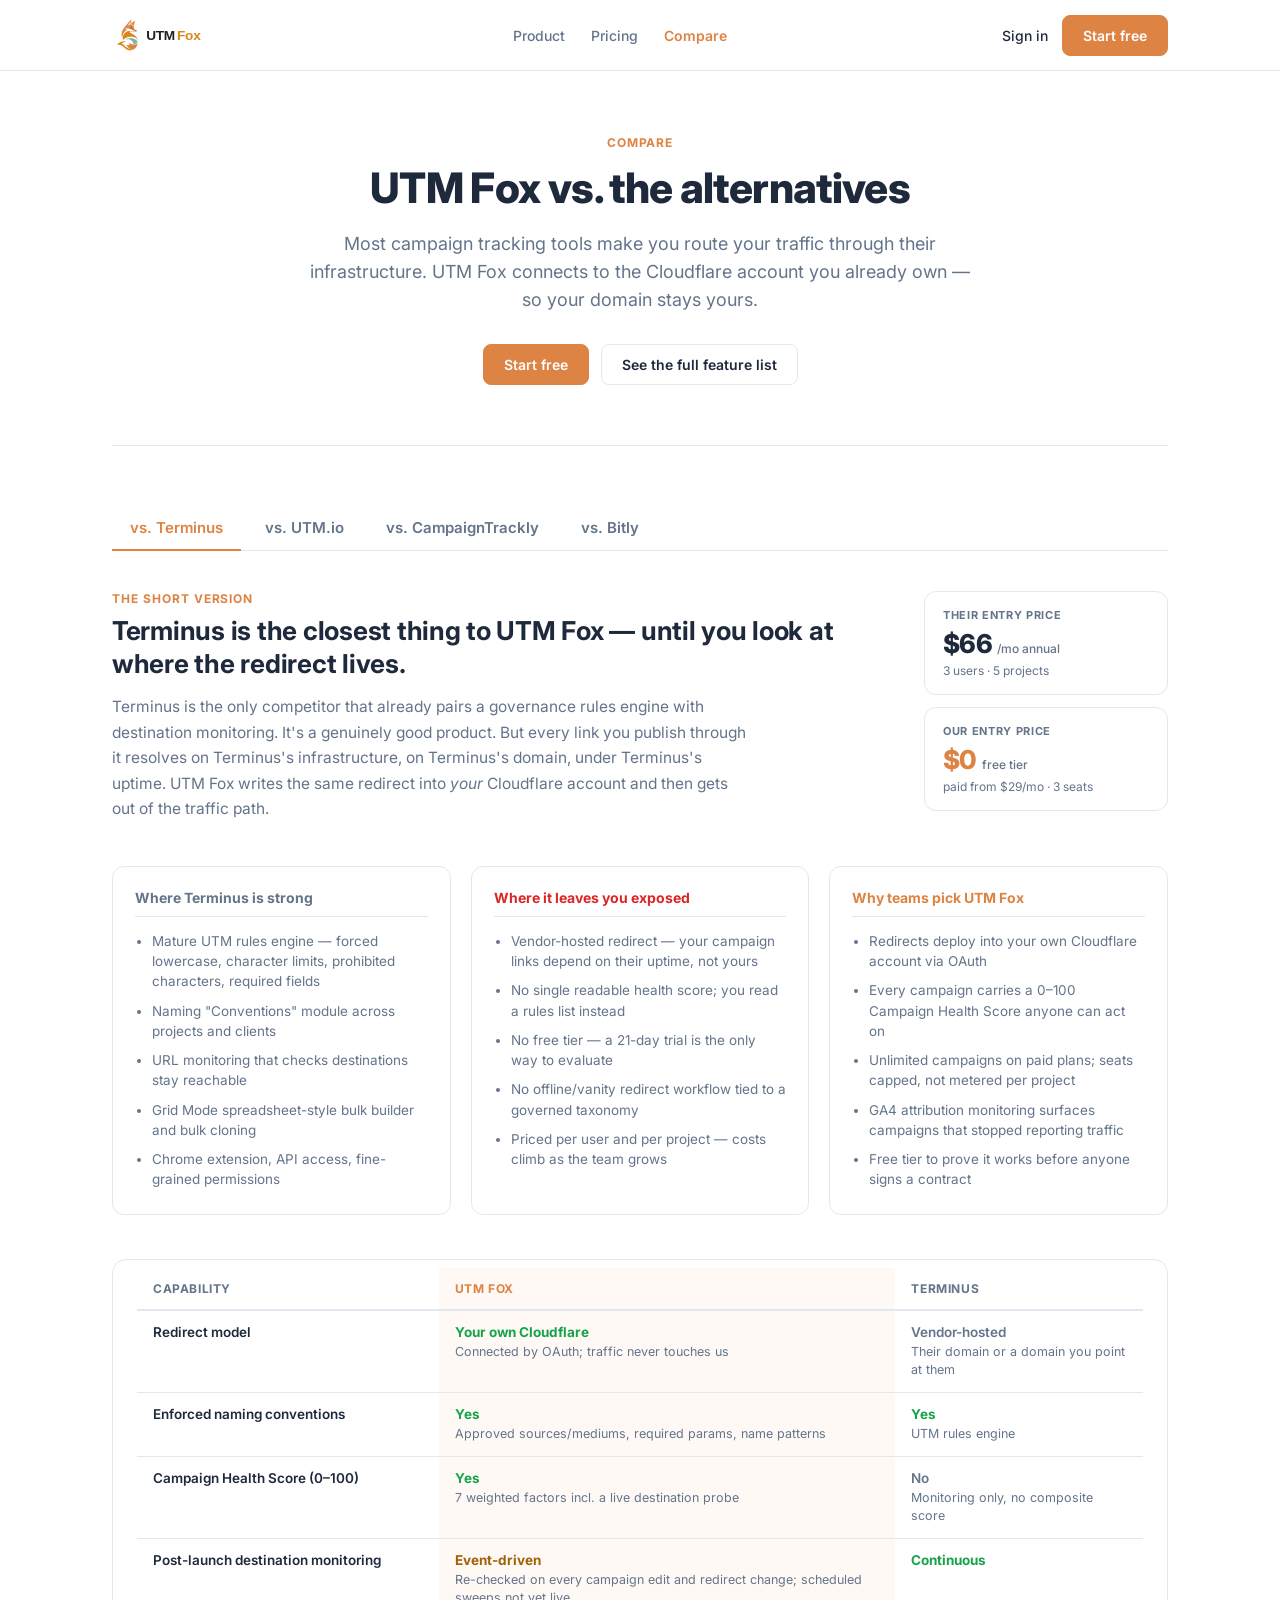
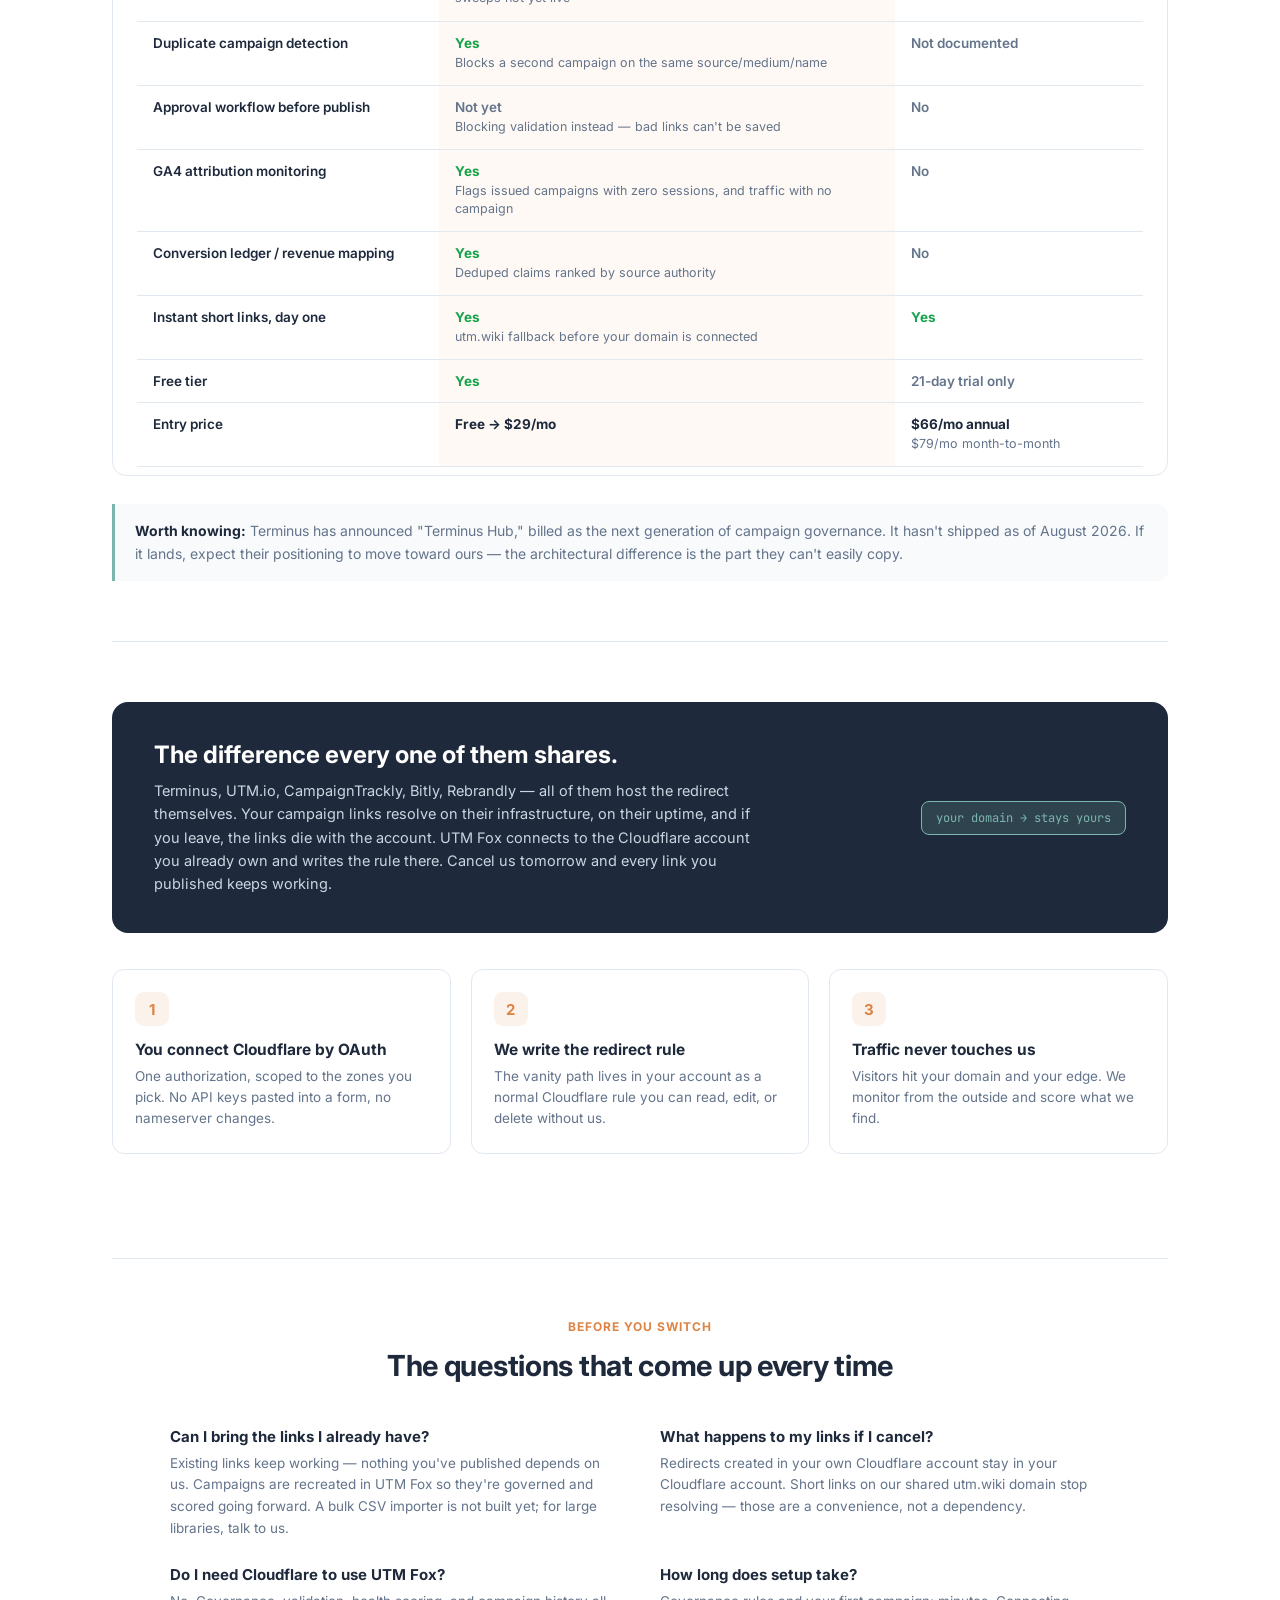
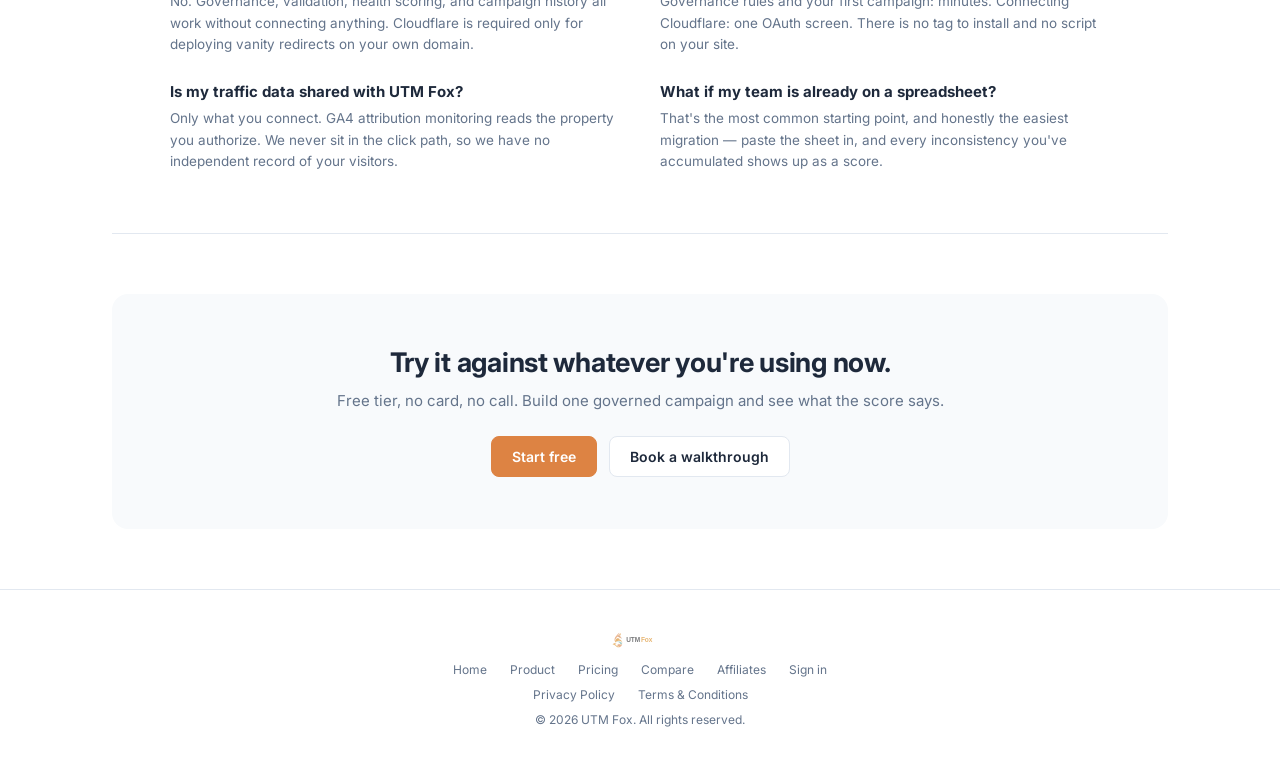
<file: compare/index.html>
<!DOCTYPE html>
<html lang="en">
<head>
<!-- Google tag (gtag.js) -->
<script async src="https://www.googletagmanager.com/gtag/js?id=G-CB16V89D32"></script>
<script>
  window.dataLayer = window.dataLayer || [];
  function gtag(){dataLayer.push(arguments);}
  gtag('js', new Date());
  gtag('config', 'G-CB16V89D32');
</script>
<meta charset="UTF-8" />
<meta name="viewport" content="width=device-width, initial-scale=1" />
<title>UTM Fox vs. Terminus, UTM.io, CampaignTrackly & Bitly — Compare</title>
<meta name="description" content="See how UTM Fox compares to Terminus, UTM.io, CampaignTrackly and Bitly. Campaign governance, health scoring and destination monitoring — deployed to your own Cloudflare, not ours." />
<link rel="canonical" href="https://utmfox.com/compare/" />
<meta property="og:title" content="UTM Fox vs. Terminus, UTM.io, CampaignTrackly & Bitly — Compare" />
<meta property="og:description" content="See how UTM Fox compares to Terminus, UTM.io, CampaignTrackly and Bitly. Campaign governance, health scoring and destination monitoring — deployed to your own Cloudflare, not ours." />
<meta property="og:type" content="website" />
<meta property="og:url" content="https://utmfox.com/compare/" />
<link rel="icon" type="image/png" href="/assets/favicon.png" />
<link rel="stylesheet" href="/assets/site.css" />
</head>
<body>

<header class="nav">
  <div class="nav-inner">
    <a href="/"><img class="logo" src="/assets/logo.svg" alt="UTM Fox" /></a>
    <nav class="nav-links" id="navLinks">
      <a href="/product/">Product</a>
      <a href="/pricing/">Pricing</a>
      <a href="/compare/" class="current">Compare</a>
    </nav>
    <div class="nav-cta">
      <a class="signin" href="https://app.utmfox.com/login">Sign in</a>
      <a class="btn-primary" href="https://app.utmfox.com/signup">Start free</a>
      <button class="nav-toggle" id="navToggle" aria-label="Menu">☰</button>
    </div>
  </div>
</header>

<div class="wrap">

  <section class="hero">
    <div class="eyebrow">Compare</div>
    <h1 class="headline">UTM Fox vs. the alternatives</h1>
    <p class="subheadline">Most campaign tracking tools make you route your traffic through their infrastructure. UTM Fox connects to the Cloudflare account you already own — so your domain stays yours.</p>
    <div class="hero-ctas">
      <a class="btn-primary" href="https://app.utmfox.com/signup">Start free</a>
      <a class="btn-secondary" href="/product/">See the full feature list</a>
    </div>
  </section>
  <section>

    <div class="tabs" role="tablist">
      <button class="tab active" data-tab="terminus" role="tab">vs. Terminus</button>
      <button class="tab" data-tab="utmio" role="tab">vs. UTM.io</button>
      <button class="tab" data-tab="tracklly" role="tab">vs. CampaignTrackly</button>
      <button class="tab" data-tab="bitly" role="tab">vs. Bitly</button>
    </div>
    <div class="tabpanel active" id="panel-terminus">
      <div class="verdict">
        <div class="verdict-main">
          <div class="eyebrow" style="margin-bottom:8px;">The short version</div>
          <h2>Terminus is the closest thing to UTM Fox — until you look at where the redirect lives.</h2>
          <p>Terminus is the only competitor that already pairs a governance rules engine with destination monitoring. It's a genuinely good product. But every link you publish through it resolves on Terminus's infrastructure, on Terminus's domain, under Terminus's uptime. UTM Fox writes the same redirect into <em>your</em> Cloudflare account and then gets out of the traffic path.</p>
        </div>
        <div class="verdict-side">
          <div class="verdict-stat"><span class="stat-label">Their entry price</span><span class="stat-value">$66<span class="stat-unit">/mo annual</span></span><span class="stat-sub">3 users · 5 projects</span></div>
          <div class="verdict-stat"><span class="stat-label">Our entry price</span><span class="stat-value copper" data-uf-price="free">$0<span class="stat-unit">free tier</span></span><span class="stat-sub">paid from <span data-uf-price="starter">$29</span>/mo · <span data-uf-limit="starter:max_seats">3</span> seats</span></div>
        </div>
      </div>

      <div class="three-col">
        <div class="col-card">
          <h3 class="good">Where Terminus is strong</h3>
          <ul>
            <li>Mature UTM rules engine — forced lowercase, character limits, prohibited characters, required fields</li>
            <li>Naming "Conventions" module across projects and clients</li>
            <li>URL monitoring that checks destinations stay reachable</li>
            <li>Grid Mode spreadsheet-style bulk builder and bulk cloning</li>
            <li>Chrome extension, API access, fine-grained permissions</li>
          </ul>
        </div>
        <div class="col-card">
          <h3 class="gap">Where it leaves you exposed</h3>
          <ul>
            <li>Vendor-hosted redirect — your campaign links depend on their uptime, not yours</li>
            <li>No single readable health score; you read a rules list instead</li>
            <li>No free tier — a 21-day trial is the only way to evaluate</li>
            <li>No offline/vanity redirect workflow tied to a governed taxonomy</li>
            <li>Priced per user and per project — costs climb as the team grows</li>
          </ul>
        </div>
        <div class="col-card">
          <h3 class="win">Why teams pick UTM Fox</h3>
          <ul>
            <li>Redirects deploy into your own Cloudflare account via OAuth</li>
            <li>Every campaign carries a 0–100 Campaign Health Score anyone can act on</li>
            <li>Unlimited campaigns on paid plans; seats capped, not metered per project</li>
            <li>GA4 attribution monitoring surfaces campaigns that stopped reporting traffic</li>
            <li>Free tier to prove it works before anyone signs a contract</li>
          </ul>
        </div>
      </div>

      <div class="matrix-wrap">
        <div class="table-scroll"><table class="matrix">
          <thead><tr><th>Capability</th><th class="us">UTM Fox</th><th>Terminus</th></tr></thead>
          <tbody>
            <tr><td class="feat">Redirect model</td><td class="us"><span class="yes">Your own Cloudflare</span><span class="cell-note">Connected by OAuth; traffic never touches us</span></td><td><span class="no">Vendor-hosted</span><span class="cell-note">Their domain or a domain you point at them</span></td></tr>
            <tr><td class="feat">Enforced naming conventions</td><td class="us"><span class="yes">Yes</span><span class="cell-note">Approved sources/mediums, required params, name patterns</span></td><td><span class="yes">Yes</span><span class="cell-note">UTM rules engine</span></td></tr>
            <tr><td class="feat">Campaign Health Score (0–100)</td><td class="us"><span class="yes">Yes</span><span class="cell-note">7 weighted factors incl. a live destination probe</span></td><td><span class="no">No</span><span class="cell-note">Monitoring only, no composite score</span></td></tr>
            <tr><td class="feat">Post-launch destination monitoring</td><td class="us"><span class="partial">Event-driven</span><span class="cell-note">Re-checked on every campaign edit and redirect change; scheduled sweeps not yet live</span></td><td><span class="yes">Continuous</span></td></tr>
            <tr><td class="feat">Duplicate campaign detection</td><td class="us"><span class="yes">Yes</span><span class="cell-note">Blocks a second campaign on the same source/medium/name</span></td><td><span class="no">Not documented</span></td></tr>
            <tr><td class="feat">Approval workflow before publish</td><td class="us"><span class="no">Not yet</span><span class="cell-note">Blocking validation instead — bad links can't be saved</span></td><td><span class="no">No</span></td></tr>
            <tr><td class="feat">GA4 attribution monitoring</td><td class="us"><span class="yes">Yes</span><span class="cell-note">Flags issued campaigns with zero sessions, and traffic with no campaign</span></td><td><span class="no">No</span></td></tr>
            <tr><td class="feat">Conversion ledger / revenue mapping</td><td class="us"><span class="yes">Yes</span><span class="cell-note">Deduped claims ranked by source authority</span></td><td><span class="no">No</span></td></tr>
            <tr><td class="feat">Instant short links, day one</td><td class="us"><span class="yes">Yes</span><span class="cell-note">utm.wiki fallback before your domain is connected</span></td><td><span class="yes">Yes</span></td></tr>
            <tr><td class="feat">Free tier</td><td class="us"><span class="yes">Yes</span></td><td><span class="no">21-day trial only</span></td></tr>
            <tr><td class="feat">Entry price</td><td class="us"><strong><span data-uf-plan="free">Free</span> → <span data-uf-price="starter">$29</span>/mo</strong></td><td><strong>$66/mo annual</strong><span class="cell-note">$79/mo month-to-month</span></td></tr>
          </tbody>
        </table></div>
      </div>

      <div class="watchout">
        <strong>Worth knowing:</strong> Terminus has announced "Terminus Hub," billed as the next generation of campaign governance. It hasn't shipped as of August 2026. If it lands, expect their positioning to move toward ours — the architectural difference is the part they can't easily copy.
      </div>
    </div>
    <div class="tabpanel" id="panel-utmio">
      <div class="verdict">
        <div class="verdict-main">
          <div class="eyebrow" style="margin-bottom:8px;">The short version</div>
          <h2>UTM.io stops bad links with a manager's approval. UTM Fox stops them with rules that never sleep.</h2>
          <p>UTM.io's headline feature is an approval workflow — a person reviews every link before it goes live. That works until the reviewer is on vacation, or the campaign ships at 4:55pm on a Friday. UTM Fox enforces the same standards automatically at the moment of creation, so nothing queues behind a human.</p>
        </div>
        <div class="verdict-side">
          <div class="verdict-stat"><span class="stat-label">Their entry price</span><span class="stat-value">$25–69<span class="stat-unit">/mo</span></span><span class="stat-sub">sources disagree — verify</span></div>
          <div class="verdict-stat"><span class="stat-label">Our entry price</span><span class="stat-value copper" data-uf-price="free">$0<span class="stat-unit">free tier</span></span><span class="stat-sub">paid from <span data-uf-price="starter">$29</span>/mo</span></div>
        </div>
      </div>

      <div class="three-col">
        <div class="col-card">
          <h3 class="good">Where UTM.io is strong</h3>
          <ul>
            <li>Naming convention templates enforced organization-wide</li>
            <li>Approval workflow — a manager signs off before links go live</li>
            <li>Team workspaces controlling who can create links</li>
            <li>Branded domains and click tracking</li>
            <li>One of the few competitors with a real free tier</li>
          </ul>
        </div>
        <div class="col-card">
          <h3 class="gap">Where it leaves you exposed</h3>
          <ul>
            <li>No post-launch destination monitoring — a link that breaks next month goes unnoticed</li>
            <li>No health scoring; approval is binary and human-judged</li>
            <li>Vendor-hosted redirects, same gatekeeper problem</li>
            <li>No attribution monitoring or GA4 reconciliation</li>
            <li>Approval queues become the bottleneck they were meant to prevent</li>
          </ul>
        </div>
        <div class="col-card">
          <h3 class="win">Why teams pick UTM Fox</h3>
          <ul>
            <li>Governance runs at creation time — no queue, no gatekeeper, no waiting</li>
            <li>Destination re-checked on every edit, so a stale link surfaces without a reviewer</li>
            <li>A 0–100 score gives the same confidence an approval was meant to give</li>
            <li>Redirects live in your Cloudflare, not theirs</li>
            <li>GA4 attribution monitoring catches campaigns that quietly stopped reporting</li>
          </ul>
        </div>
      </div>

      <div class="matrix-wrap">
        <div class="table-scroll"><table class="matrix">
          <thead><tr><th>Capability</th><th class="us">UTM Fox</th><th>UTM.io</th></tr></thead>
          <tbody>
            <tr><td class="feat">Redirect model</td><td class="us"><span class="yes">Your own Cloudflare</span></td><td><span class="no">Vendor-hosted</span></td></tr>
            <tr><td class="feat">Enforced naming conventions</td><td class="us"><span class="yes">Yes</span><span class="cell-note">Token patterns, approved values, required params</span></td><td><span class="yes">Yes</span><span class="cell-note">Templates</span></td></tr>
            <tr><td class="feat">Approval workflow</td><td class="us"><span class="partial">Automated instead</span><span class="cell-note">Blocking validation replaces human review</span></td><td><span class="yes">Yes</span><span class="cell-note">Their headline feature</span></td></tr>
            <tr><td class="feat">Campaign Health Score (0–100)</td><td class="us"><span class="yes">Yes</span></td><td><span class="no">No</span></td></tr>
            <tr><td class="feat">Post-launch destination monitoring</td><td class="us"><span class="partial">Event-driven</span><span class="cell-note">Re-checked on every edit and redirect change</span></td><td><span class="no">Not documented</span></td></tr>
            <tr><td class="feat">GA4 attribution monitoring</td><td class="us"><span class="yes">Yes</span></td><td><span class="no">No</span></td></tr>
            <tr><td class="feat">Conversion ledger</td><td class="us"><span class="yes">Yes</span></td><td><span class="no">No</span></td></tr>
            <tr><td class="feat">Free tier</td><td class="us"><span class="yes">Yes</span></td><td><span class="yes">Yes</span></td></tr>
            <tr><td class="feat">Entry price</td><td class="us"><strong><span data-uf-plan="free">Free</span> → <span data-uf-price="starter">$29</span>/mo</strong></td><td><strong>$25–$69/mo</strong><span class="cell-note">Public sources conflict</span></td></tr>
          </tbody>
        </table></div>
      </div>

      <div class="watchout">
        <strong>Honest note:</strong> if a formal sign-off step is a hard compliance requirement for your organization, UTM.io has it today and UTM Fox does not. Our blocking validation prevents non-compliant links from ever being saved, which covers most of the same ground — but it isn't a named reviewer approving a queue.
      </div>
    </div>
    <div class="tabpanel" id="panel-tracklly">
      <div class="verdict">
        <div class="verdict-main">
          <div class="eyebrow" style="margin-bottom:8px;">The short version</div>
          <h2>CampaignTrackly cleans up your data for reporting. UTM Fox stops it from breaking in the first place.</h2>
          <p>CampaignTrackly is the cheapest governance-positioned tool in the category, and it's good at what it targets: reporting-ready UTM data flowing into GA4 or Adobe. Its checks are aimed at catching mislabeled traffic after the fact. UTM Fox validates the destination before launch — including a live request to the URL — so the campaign never goes out broken.</p>
        </div>
        <div class="verdict-side">
          <div class="verdict-stat"><span class="stat-label">Their entry price</span><span class="stat-value">$15<span class="stat-unit">/mo</span></span><span class="stat-sub">500 links · 15,000 clicks</span></div>
          <div class="verdict-stat"><span class="stat-label">Our entry price</span><span class="stat-value copper" data-uf-price="free">$0<span class="stat-unit">free tier</span></span><span class="stat-sub">paid from <span data-uf-price="starter">$29</span>/mo</span></div>
        </div>
      </div>

      <div class="three-col">
        <div class="col-card">
          <h3 class="good">Where CampaignTrackly is strong</h3>
          <ul>
            <li>Lowest entry price in the governance category</li>
            <li>Click &amp; Add and drag-and-drop UTM builders</li>
            <li>Excel and Chrome extensions marketers already live in</li>
            <li>QR code automation and 100+ integrations</li>
            <li>21-day trial, no credit card</li>
          </ul>
        </div>
        <div class="col-card">
          <h3 class="gap">Where it leaves you exposed</h3>
          <ul>
            <li>Hard caps on links and clicks — you get billed for growth, not value</li>
            <li>No destination health monitoring after launch</li>
            <li>No composite health score to act on</li>
            <li>Vendor-hosted short links; your domain isn't the source of truth</li>
            <li>Positioned as reporting cleanup, not pre-launch prevention</li>
          </ul>
        </div>
        <div class="col-card">
          <h3 class="win">Why teams pick UTM Fox</h3>
          <ul>
            <li>A live HEAD request against every destination before the campaign is saved</li>
            <li>Unlimited campaigns on paid plans — no per-link meter</li>
            <li>Health checks recorded on every change, surfaced as an at-risk list on the dashboard</li>
            <li>Redirects written into your own Cloudflare account</li>
            <li>Free tier costs less than $15/mo to find out if it fits</li>
          </ul>
        </div>
      </div>

      <div class="matrix-wrap">
        <div class="table-scroll"><table class="matrix">
          <thead><tr><th>Capability</th><th class="us">UTM Fox</th><th>CampaignTrackly</th></tr></thead>
          <tbody>
            <tr><td class="feat">Redirect model</td><td class="us"><span class="yes">Your own Cloudflare</span></td><td><span class="no">Vendor-hosted</span></td></tr>
            <tr><td class="feat">Pre-launch destination check</td><td class="us"><span class="yes">Live HTTP probe</span><span class="cell-note">Reachability, HTTPS, response time</span></td><td><span class="no">No</span><span class="cell-note">"AI integrity checks" target labeling, not liveness</span></td></tr>
            <tr><td class="feat">Post-launch monitoring</td><td class="us"><span class="partial">Event-driven</span><span class="cell-note">Health checks on every campaign or redirect change</span></td><td><span class="no">Not documented</span></td></tr>
            <tr><td class="feat">Campaign Health Score (0–100)</td><td class="us"><span class="yes">Yes</span></td><td><span class="no">No</span></td></tr>
            <tr><td class="feat">Link volume caps</td><td class="us"><span class="yes">Unlimited campaigns on paid plans</span><span class="cell-note">Seats and redirects are what scale</span></td><td><span class="no">500 links at entry tier</span></td></tr>
            <tr><td class="feat">Click volume caps</td><td class="us"><span class="partial">Session caps by plan</span><span class="cell-note">25k → 500k → unlimited</span></td><td><span class="no">15,000 clicks at entry tier</span></td></tr>
            <tr><td class="feat">GA4 attribution monitoring</td><td class="us"><span class="yes">Yes</span></td><td><span class="partial">GA4 export, not reconciliation</span></td></tr>
            <tr><td class="feat">QR codes</td><td class="us"><span class="partial">Via redirects</span><span class="cell-note">Vanity URLs point anywhere you generate a code</span></td><td><span class="yes">Built-in generator</span></td></tr>
            <tr><td class="feat">Entry price</td><td class="us"><strong><span data-uf-plan="free">Free</span> → <span data-uf-price="starter">$29</span>/mo</strong></td><td><strong>$15/mo</strong></td></tr>
          </tbody>
        </table></div>
      </div>

      <div class="watchout">
        <strong>Straight answer on price:</strong> CampaignTrackly is cheaper, and if all you need is a bulk UTM builder with a spreadsheet extension, it may be the right call today. The gap shows up when you want a campaign's destination actually verified rather than its label checked.
      </div>
    </div>
    <div class="tabpanel" id="panel-bitly">
      <div class="verdict">
        <div class="verdict-main">
          <div class="eyebrow" style="margin-bottom:8px;">The short version</div>
          <h2>Bitly shortens links. UTM Fox governs campaigns.</h2>
          <p>Bitly is a link shortener that added UTM building on top. That's fine for a one-off social post. It isn't a system that stops five marketers from spelling "facebook" five different ways, and every click still routes through bit.ly. UTM Fox is the tool a marketing ops lead installs once so the team can't casually break tracking.</p>
        </div>
        <div class="verdict-side">
          <div class="verdict-stat"><span class="stat-label">Their UTM tier</span><span class="stat-value">$35<span class="stat-unit">/mo</span></span><span class="stat-sub">Growth · 500 links · UTMs</span></div>
          <div class="verdict-stat"><span class="stat-label">Our entry price</span><span class="stat-value copper" data-uf-price="free">$0<span class="stat-unit">free tier</span></span><span class="stat-sub">paid from <span data-uf-price="starter">$29</span>/mo</span></div>
        </div>
      </div>

      <div class="three-col">
        <div class="col-card">
          <h3 class="good">Where Bitly is strong</h3>
          <ul>
            <li>Enormous brand recognition — a bit.ly link needs no explanation</li>
            <li>CSV bulk upload up to 100,000 links</li>
            <li>Basic campaign grouping and city-level click analytics</li>
            <li>QR codes and mobile deep linking on higher tiers</li>
            <li>The path of least resistance for a single short link</li>
          </ul>
        </div>
        <div class="col-card">
          <h3 class="gap">Where it leaves you exposed</h3>
          <ul>
            <li>No naming convention enforcement — governance is an afterthought</li>
            <li>No destination monitoring beyond click counts</li>
            <li>No health score, no validation, no duplicate detection</li>
            <li>Every click proxies through Bitly's infrastructure</li>
            <li>UTM building gated behind the $35/mo Growth plan; 4-month data retention</li>
          </ul>
        </div>
        <div class="col-card">
          <h3 class="win">Why teams pick UTM Fox</h3>
          <ul>
            <li>Approved sources and mediums defined once, enforced on every link</li>
            <li>Broken destinations flagged before launch and on every subsequent edit</li>
            <li>Redirects deploy to your own domain via your Cloudflare account</li>
            <li>Campaign history and audit trail, not a link list</li>
            <li>GA4 reconciliation showing which campaigns actually delivered traffic</li>
          </ul>
        </div>
      </div>

      <div class="matrix-wrap">
        <div class="table-scroll"><table class="matrix">
          <thead><tr><th>Capability</th><th class="us">UTM Fox</th><th>Bitly</th></tr></thead>
          <tbody>
            <tr><td class="feat">Primary job</td><td class="us"><span class="yes">Campaign governance</span></td><td><span class="no">Link shortening</span><span class="cell-note">UTM builder is a bolt-on</span></td></tr>
            <tr><td class="feat">Redirect model</td><td class="us"><span class="yes">Your own Cloudflare</span></td><td><span class="no">bit.ly proxies every click</span></td></tr>
            <tr><td class="feat">Naming governance</td><td class="us"><span class="yes">Yes</span></td><td><span class="no">None</span></td></tr>
            <tr><td class="feat">Duplicate campaign detection</td><td class="us"><span class="yes">Yes</span></td><td><span class="no">No</span></td></tr>
            <tr><td class="feat">Destination health checks</td><td class="us"><span class="yes">Yes</span><span class="cell-note">Live HTTP probe recorded on every change</span></td><td><span class="no">Click analytics only</span></td></tr>
            <tr><td class="feat">Campaign Health Score (0–100)</td><td class="us"><span class="yes">Yes</span></td><td><span class="no">No</span></td></tr>
            <tr><td class="feat">Audit trail of who changed what</td><td class="us"><span class="yes">Yes</span></td><td><span class="partial">Role permissions on higher tiers</span></td></tr>
            <tr><td class="feat">Data retention</td><td class="us"><span class="yes">Full history</span></td><td><span class="no">4 months on Growth</span></td></tr>
            <tr><td class="feat">Entry price for UTM features</td><td class="us"><strong><span data-uf-plan="free">Free</span> → <span data-uf-price="starter">$29</span>/mo</strong></td><td><strong>$35/mo</strong><span class="cell-note">$29/mo annual · Growth plan</span></td></tr>
          </tbody>
        </table></div>
      </div>

      <div class="watchout">
        <strong>Not either/or:</strong> plenty of teams keep Bitly for public-facing short links and use UTM Fox to govern what goes into them. The two aren't mutually exclusive — but only one of them tells you when a campaign destination goes down.
      </div>
    </div>
  </section>
  <section>
    <div class="diff-banner">
      <div>
        <h2>The difference every one of them shares.</h2>
        <p>Terminus, UTM.io, CampaignTrackly, Bitly, Rebrandly — all of them host the redirect themselves. Your campaign links resolve on their infrastructure, on their uptime, and if you leave, the links die with the account. UTM Fox connects to the Cloudflare account you already own and writes the rule there. Cancel us tomorrow and every link you published keeps working.</p>
      </div>
      <div class="diff-badge">your domain → stays yours</div>
    </div>
    <div class="three-col">
      <div class="col-card plain">
        <div class="mini-icon">1</div>
        <h3>You connect Cloudflare by OAuth</h3>
        <p>One authorization, scoped to the zones you pick. No API keys pasted into a form, no nameserver changes.</p>
      </div>
      <div class="col-card plain">
        <div class="mini-icon">2</div>
        <h3>We write the redirect rule</h3>
        <p>The vanity path lives in your account as a normal Cloudflare rule you can read, edit, or delete without us.</p>
      </div>
      <div class="col-card plain">
        <div class="mini-icon">3</div>
        <h3>Traffic never touches us</h3>
        <p>Visitors hit your domain and your edge. We monitor from the outside and score what we find.</p>
      </div>
    </div>
  </section>
  <section>
    <div class="section-head">
      <div class="eyebrow">Before you switch</div>
      <h2>The questions that come up every time</h2>
    </div>
    <div class="faq">
      <div class="faq-item"><h3>Can I bring the links I already have?</h3><p>Existing links keep working — nothing you've published depends on us. Campaigns are recreated in UTM Fox so they're governed and scored going forward. A bulk CSV importer is not built yet; for large libraries, talk to us.</p></div>
      <div class="faq-item"><h3>What happens to my links if I cancel?</h3><p>Redirects created in your own Cloudflare account stay in your Cloudflare account. Short links on our shared utm.wiki domain stop resolving — those are a convenience, not a dependency.</p></div>
      <div class="faq-item"><h3>Do I need Cloudflare to use UTM Fox?</h3><p>No. Governance, validation, health scoring, and campaign history all work without connecting anything. Cloudflare is required only for deploying vanity redirects on your own domain.</p></div>
      <div class="faq-item"><h3>How long does setup take?</h3><p>Governance rules and your first campaign: minutes. Connecting Cloudflare: one OAuth screen. There is no tag to install and no script on your site.</p></div>
      <div class="faq-item"><h3>Is my traffic data shared with UTM Fox?</h3><p>Only what you connect. GA4 attribution monitoring reads the property you authorize. We never sit in the click path, so we have no independent record of your visitors.</p></div>
      <div class="faq-item"><h3>What if my team is already on a spreadsheet?</h3><p>That's the most common starting point, and honestly the easiest migration — paste the sheet in, and every inconsistency you've accumulated shows up as a score.</p></div>
    </div>
  </section>
  <section>
    <div class="final-cta">
      <h2>Try it against whatever you're using now.</h2>
      <p>Free tier, no card, no call. Build one governed campaign and see what the score says.</p>
      <div class="hero-ctas">
      <a class="btn-primary" href="https://app.utmfox.com/signup">Start free</a>
      <a class="btn-secondary" href="/#contact">Book a walkthrough</a>
      </div>
    </div>
  </section>
</div>

<footer class="site">
  <img class="footer-logo" src="/assets/logo.svg" alt="UTM Fox" />
  <div class="footer-links">
    <a href="/">Home</a>
    <a href="/product/">Product</a>
    <a href="/pricing/">Pricing</a>
    <a href="/compare/">Compare</a>
    <a href="/affiliates/">Affiliates</a>
    <a href="https://app.utmfox.com/login">Sign in</a>
  </div>
  <div class="footer-links">
    <a href="/privacy-policy/">Privacy Policy</a>
    <a href="/terms-and-conditions/">Terms &amp; Conditions</a>
  </div>
  <div>&copy; 2026 UTM Fox. All rights reserved.</div>
</footer>
<script>
  var t = document.getElementById('navToggle');
  if (t) t.addEventListener('click', function () {
    document.getElementById('navLinks').classList.toggle('open');
  });
</script>
<script>
document.querySelectorAll('.tab').forEach(function (t) {
  t.addEventListener('click', function () {
    document.querySelectorAll('.tab').forEach(function (x) { x.classList.remove('active'); });
    document.querySelectorAll('.tabpanel').forEach(function (p) { p.classList.remove('active'); });
    t.classList.add('active');
    document.getElementById('panel-' + t.dataset.tab).classList.add('active');
    window.scrollTo({ top: t.closest('section').offsetTop - 20, behavior: 'smooth' });
  });
});
</script>
<script src="/assets/uf-live-pricing.js" defer></script>
</body>
</html>
</file>
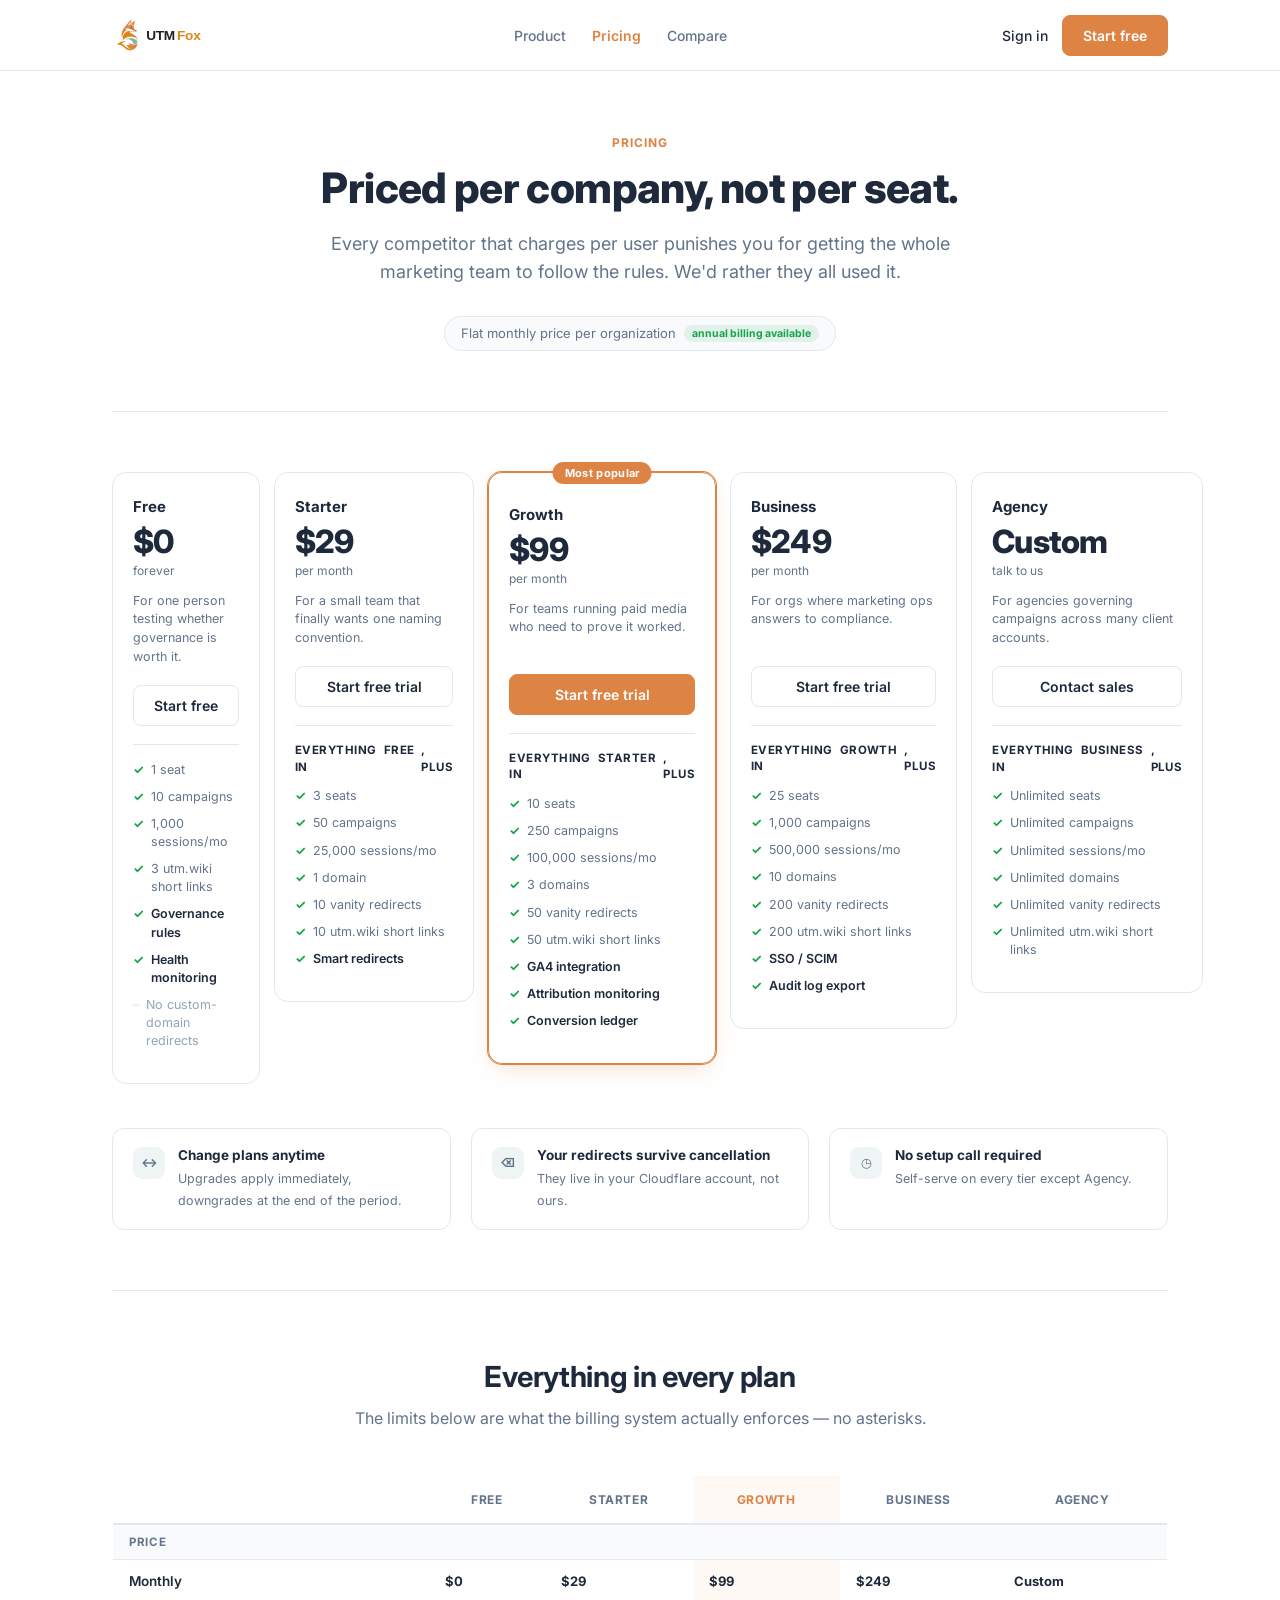
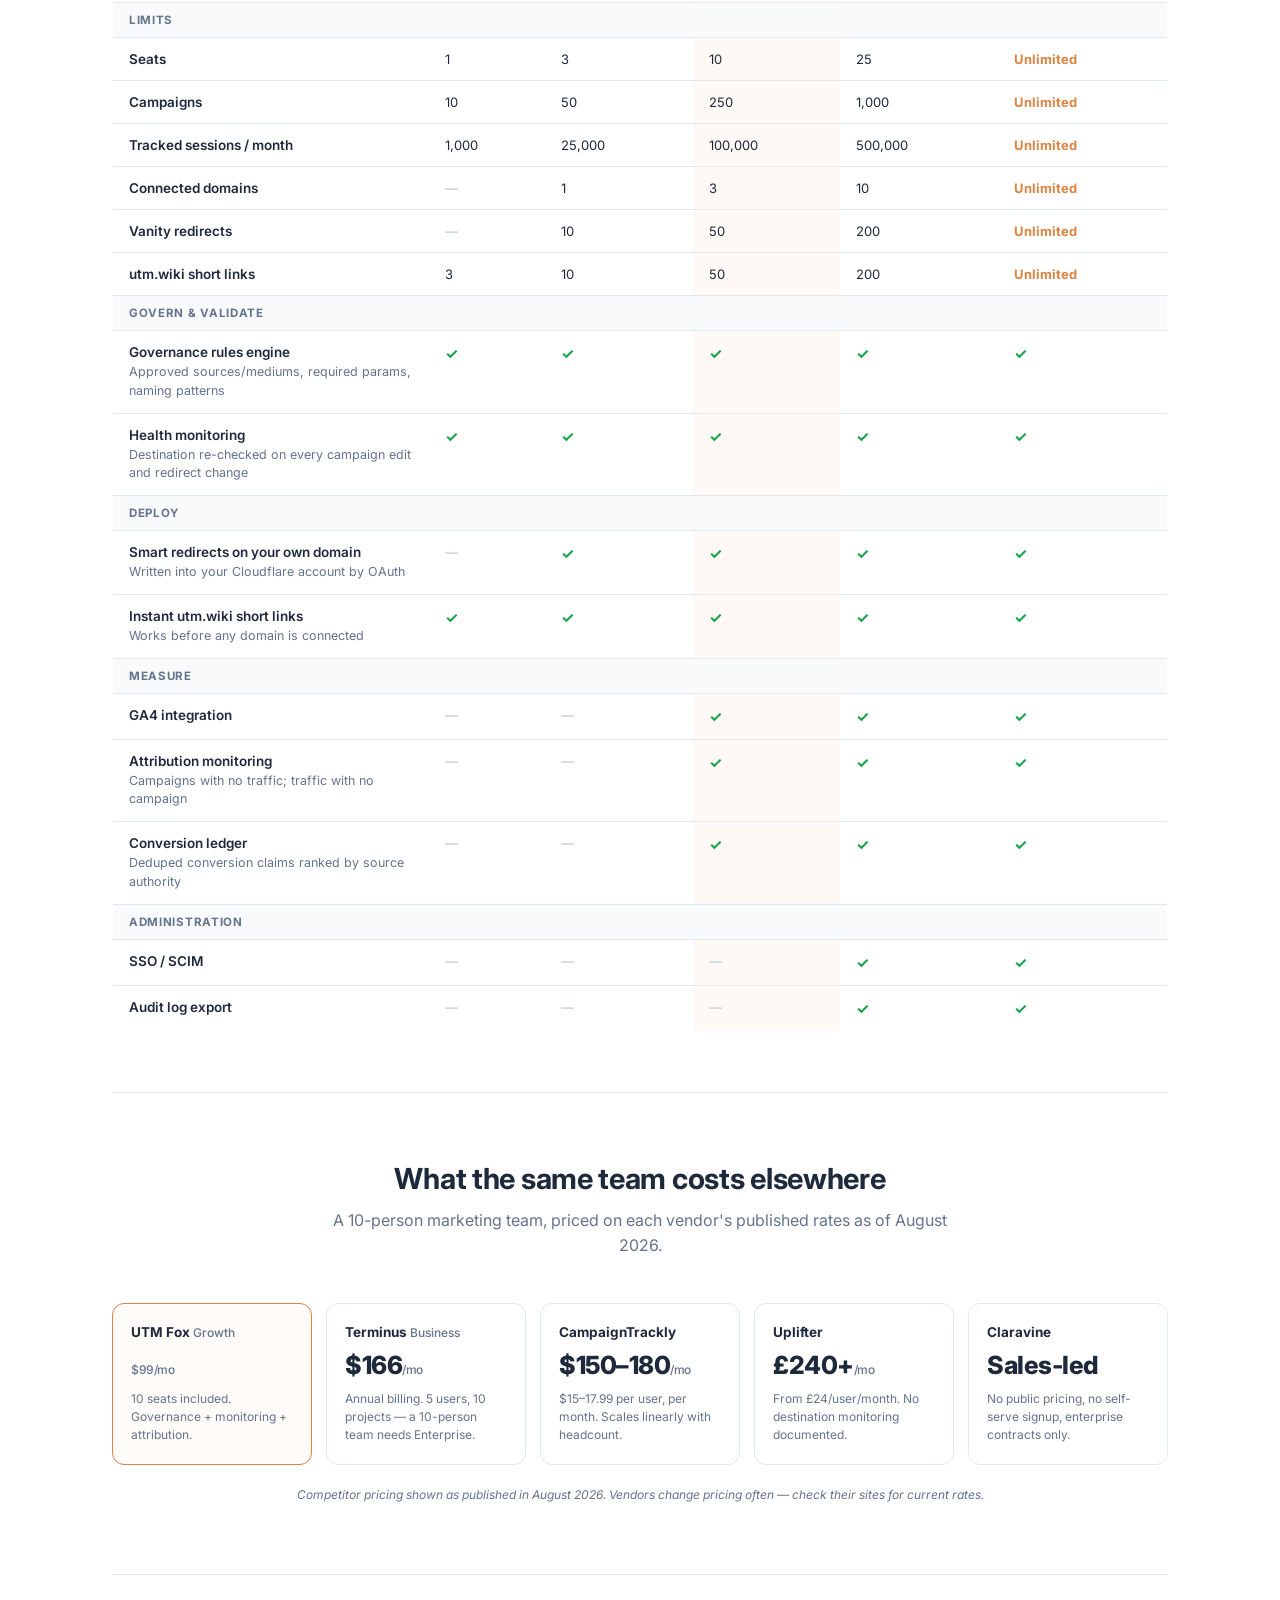
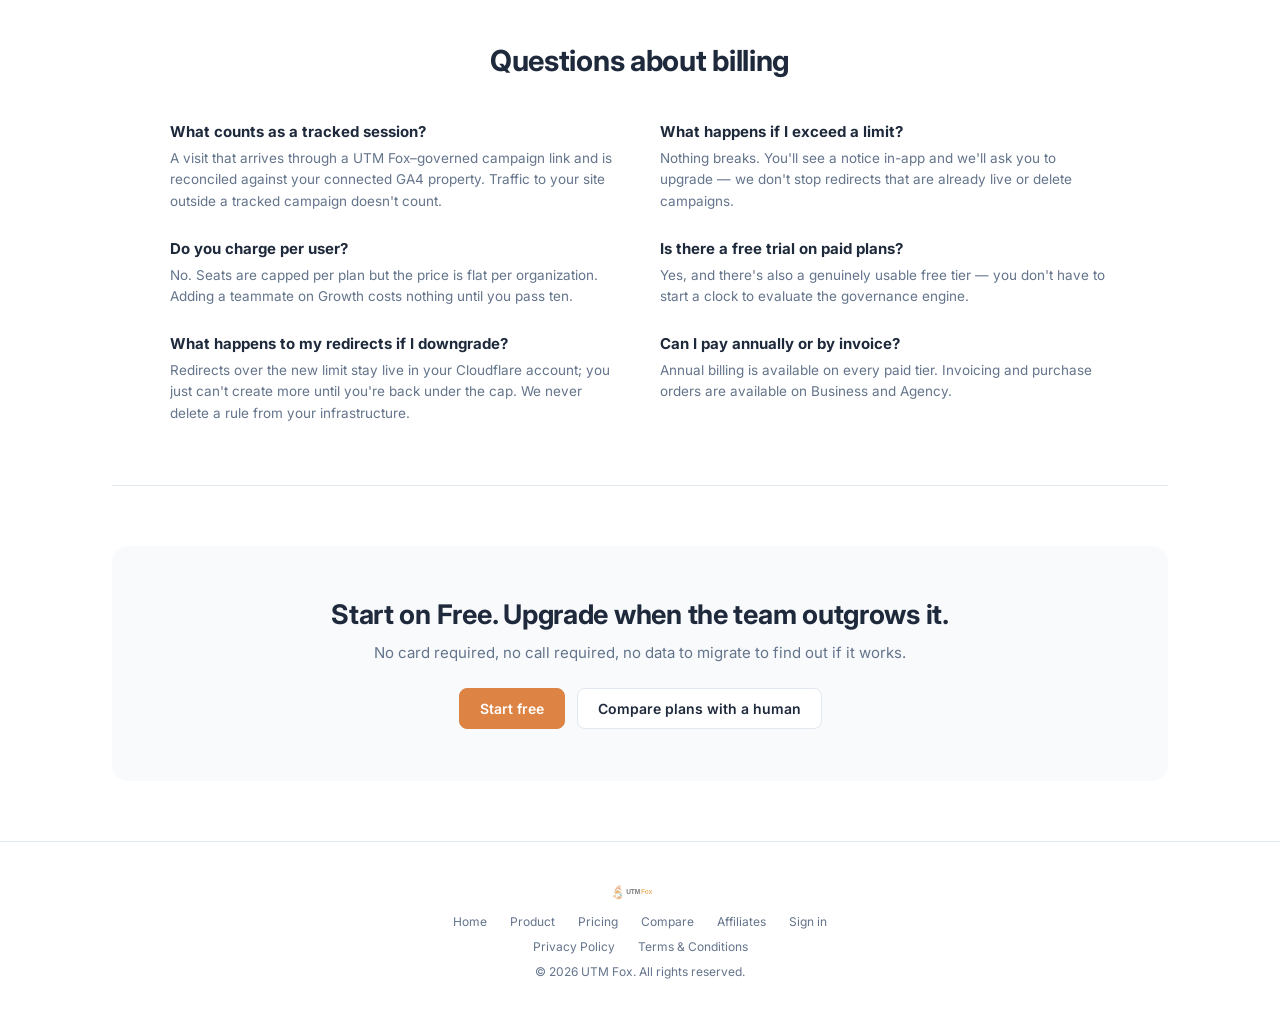
<file: pricing/index.html>
<!DOCTYPE html>
<html lang="en">
<head>
<!-- Google tag (gtag.js) -->
<script async src="https://www.googletagmanager.com/gtag/js?id=G-CB16V89D32"></script>
<script>
  window.dataLayer = window.dataLayer || [];
  function gtag(){dataLayer.push(arguments);}
  gtag('js', new Date());
  gtag('config', 'G-CB16V89D32');
</script>
<meta charset="UTF-8" />
<meta name="viewport" content="width=device-width, initial-scale=1" />
<title>Pricing — UTM Fox</title>
<meta name="description" content="Flat per-organization pricing for campaign tracking governance. Free tier, then $29, $99 and $249 per month. Unlimited seats on Agency. No per-user billing." />
<link rel="canonical" href="https://utmfox.com/pricing/" />
<meta property="og:title" content="Pricing — UTM Fox" />
<meta property="og:description" content="Flat per-organization pricing for campaign tracking governance. Free tier, then $29, $99 and $249 per month. Unlimited seats on Agency. No per-user billing." />
<meta property="og:type" content="website" />
<meta property="og:url" content="https://utmfox.com/pricing/" />
<link rel="icon" type="image/png" href="/assets/favicon.png" />
<link rel="stylesheet" href="/assets/site.css" />
</head>
<body>

<header class="nav">
  <div class="nav-inner">
    <a href="/"><img class="logo" src="/assets/logo.svg" alt="UTM Fox" /></a>
    <nav class="nav-links" id="navLinks">
      <a href="/product/">Product</a>
      <a href="/pricing/" class="current">Pricing</a>
      <a href="/compare/">Compare</a>
    </nav>
    <div class="nav-cta">
      <a class="signin" href="https://app.utmfox.com/login">Sign in</a>
      <a class="btn-primary" href="https://app.utmfox.com/signup">Start free</a>
      <button class="nav-toggle" id="navToggle" aria-label="Menu">☰</button>
    </div>
  </div>
</header>

<div class="wrap">

  <section class="hero">
    <div class="eyebrow">Pricing</div>
    <h1 class="headline">Priced per company, not per seat.</h1>
    <p class="subheadline">Every competitor that charges per user punishes you for getting the whole marketing team to follow the rules. We'd rather they all used it.</p>
    <div class="billing-note">Flat monthly price per organization <span class="save-pill">annual billing available</span></div>
  </section>
  <section>
    <div class="plan-grid">
      <!-- uf:cards:start -->
        <div class="plan">
          <div class="plan-name" data-uf-plan="free">Free</div>
          <div class="plan-price" data-uf-price="free">$0</div>
          <div class="plan-period">forever</div>
          <p class="plan-for">For one person testing whether governance is worth it.</p>
          <a class="btn-secondary plan-cta" href="https://app.utmfox.com/signup">Start free</a>
          <ul class="plan-feats">
            <li><span class="tick">✓</span> 1 seat</li>
            <li><span class="tick">✓</span> 10 campaigns</li>
            <li><span class="tick">✓</span> 1,000 sessions/mo</li>
            <li><span class="tick">✓</span> 3 utm.wiki short links</li>
            <li><span class="tick">✓</span> <strong>Governance rules</strong></li>
            <li><span class="tick">✓</span> <strong>Health monitoring</strong></li>
            <li class="off"><span class="tick off">–</span> No custom-domain redirects</li>
          </ul>
        </div>

        <div class="plan">
          <div class="plan-name" data-uf-plan="starter">Starter</div>
          <div class="plan-price" data-uf-price="starter">$29</div>
          <div class="plan-period">per month</div>
          <p class="plan-for">For a small team that finally wants one naming convention.</p>
          <a class="btn-secondary plan-cta" href="https://app.utmfox.com/signup">Start free trial</a>
          <ul class="plan-feats">
            <li class="head">Everything in <span data-uf-plan="free">Free</span>, plus</li>
            <li><span class="tick">✓</span> 3 seats</li>
            <li><span class="tick">✓</span> 50 campaigns</li>
            <li><span class="tick">✓</span> 25,000 sessions/mo</li>
            <li><span class="tick">✓</span> 1 domain</li>
            <li><span class="tick">✓</span> 10 vanity redirects</li>
            <li><span class="tick">✓</span> 10 utm.wiki short links</li>
            <li><span class="tick">✓</span> <strong>Smart redirects</strong></li>
          </ul>
        </div>

        <div class="plan featured">
          <div class="plan-flag">Most popular</div>
          <div class="plan-name" data-uf-plan="growth">Growth</div>
          <div class="plan-price" data-uf-price="growth">$99</div>
          <div class="plan-period">per month</div>
          <p class="plan-for">For teams running paid media who need to prove it worked.</p>
          <a class="btn-primary plan-cta" href="https://app.utmfox.com/signup">Start free trial</a>
          <ul class="plan-feats">
            <li class="head">Everything in <span data-uf-plan="starter">Starter</span>, plus</li>
            <li><span class="tick">✓</span> 10 seats</li>
            <li><span class="tick">✓</span> 250 campaigns</li>
            <li><span class="tick">✓</span> 100,000 sessions/mo</li>
            <li><span class="tick">✓</span> 3 domains</li>
            <li><span class="tick">✓</span> 50 vanity redirects</li>
            <li><span class="tick">✓</span> 50 utm.wiki short links</li>
            <li><span class="tick">✓</span> <strong>GA4 integration</strong></li>
            <li><span class="tick">✓</span> <strong>Attribution monitoring</strong></li>
            <li><span class="tick">✓</span> <strong>Conversion ledger</strong></li>
          </ul>
        </div>

        <div class="plan">
          <div class="plan-name" data-uf-plan="business">Business</div>
          <div class="plan-price" data-uf-price="business">$249</div>
          <div class="plan-period">per month</div>
          <p class="plan-for">For orgs where marketing ops answers to compliance.</p>
          <a class="btn-secondary plan-cta" href="https://app.utmfox.com/signup">Start free trial</a>
          <ul class="plan-feats">
            <li class="head">Everything in <span data-uf-plan="growth">Growth</span>, plus</li>
            <li><span class="tick">✓</span> 25 seats</li>
            <li><span class="tick">✓</span> 1,000 campaigns</li>
            <li><span class="tick">✓</span> 500,000 sessions/mo</li>
            <li><span class="tick">✓</span> 10 domains</li>
            <li><span class="tick">✓</span> 200 vanity redirects</li>
            <li><span class="tick">✓</span> 200 utm.wiki short links</li>
            <li><span class="tick">✓</span> <strong>SSO / SCIM</strong></li>
            <li><span class="tick">✓</span> <strong>Audit log export</strong></li>
          </ul>
        </div>

        <div class="plan">
          <div class="plan-name" data-uf-plan="agency">Agency</div>
          <div class="plan-price" data-uf-price="agency">Custom</div>
          <div class="plan-period">talk to us</div>
          <p class="plan-for">For agencies governing campaigns across many client accounts.</p>
          <a class="btn-secondary plan-cta" href="/#contact">Contact sales</a>
          <ul class="plan-feats">
            <li class="head">Everything in <span data-uf-plan="business">Business</span>, plus</li>
            <li><span class="tick">✓</span> Unlimited seats</li>
            <li><span class="tick">✓</span> Unlimited campaigns</li>
            <li><span class="tick">✓</span> Unlimited sessions/mo</li>
            <li><span class="tick">✓</span> Unlimited domains</li>
            <li><span class="tick">✓</span> Unlimited vanity redirects</li>
            <li><span class="tick">✓</span> Unlimited utm.wiki short links</li>
          </ul>
        </div>
<!-- uf:cards:end -->    </div>

    <div class="assurance-row">
      <div class="assurance"><span class="a-icon">↔</span><div><strong>Change plans anytime</strong><span>Upgrades apply immediately, downgrades at the end of the period.</span></div></div>
      <div class="assurance"><span class="a-icon">⌫</span><div><strong>Your redirects survive cancellation</strong><span>They live in your Cloudflare account, not ours.</span></div></div>
      <div class="assurance"><span class="a-icon">◷</span><div><strong>No setup call required</strong><span>Self-serve on every tier except Agency.</span></div></div>
    </div>
  </section>
  <section>
    <div class="section-head">
      <h2>Everything in every plan</h2>
      <p>The limits below are what the billing system actually enforces — no asterisks.</p>
    </div>

    <div class="table-scroll"><table class="matrix pricing-matrix">
      <thead>
        <tr>
          <th style="width:26%;">&nbsp;</th>
          <!-- uf:matrixhead:start -->
<th data-uf-plan="free">Free</th><th data-uf-plan="starter">Starter</th><th class="us" data-uf-plan="growth">Growth</th><th data-uf-plan="business">Business</th><th data-uf-plan="agency">Agency</th>
<!-- uf:matrixhead:end -->
        </tr>
      </thead>
      <tbody>
        <!-- uf:matrix:start -->
          <tr class="group"><td colspan="6">Price</td></tr>
          <tr><td class="feat">Monthly</td><td class=""><strong data-uf-price="free">$0</strong></td><td class=""><strong data-uf-price="starter">$29</strong></td><td class="us"><strong data-uf-price="growth">$99</strong></td><td class=""><strong data-uf-price="business">$249</strong></td><td class=""><strong data-uf-price="agency">Custom</strong></td></tr>
          <tr class="group"><td colspan="6">Limits</td></tr>
          <tr><td class="feat">Seats</td><td class="" data-uf-limit="free:max_seats">1</td><td class="" data-uf-limit="starter:max_seats">3</td><td class="us" data-uf-limit="growth:max_seats">10</td><td class="" data-uf-limit="business:max_seats">25</td><td class="inf">Unlimited</td></tr>
          <tr><td class="feat">Campaigns</td><td class="" data-uf-limit="free:max_campaigns">10</td><td class="" data-uf-limit="starter:max_campaigns">50</td><td class="us" data-uf-limit="growth:max_campaigns">250</td><td class="" data-uf-limit="business:max_campaigns">1,000</td><td class="inf">Unlimited</td></tr>
          <tr><td class="feat">Tracked sessions / month</td><td class="" data-uf-limit="free:max_sessions_per_month">1,000</td><td class="" data-uf-limit="starter:max_sessions_per_month">25,000</td><td class="us" data-uf-limit="growth:max_sessions_per_month">100,000</td><td class="" data-uf-limit="business:max_sessions_per_month">500,000</td><td class="inf">Unlimited</td></tr>
          <tr><td class="feat">Connected domains</td><td class="no">—</td><td class="" data-uf-limit="starter:max_domains">1</td><td class="us" data-uf-limit="growth:max_domains">3</td><td class="" data-uf-limit="business:max_domains">10</td><td class="inf">Unlimited</td></tr>
          <tr><td class="feat">Vanity redirects</td><td class="no">—</td><td class="" data-uf-limit="starter:max_redirects">10</td><td class="us" data-uf-limit="growth:max_redirects">50</td><td class="" data-uf-limit="business:max_redirects">200</td><td class="inf">Unlimited</td></tr>
          <tr><td class="feat">utm.wiki short links</td><td class="" data-uf-limit="free:utm_wiki_max_links">3</td><td class="" data-uf-limit="starter:utm_wiki_max_links">10</td><td class="us" data-uf-limit="growth:utm_wiki_max_links">50</td><td class="" data-uf-limit="business:utm_wiki_max_links">200</td><td class="inf">Unlimited</td></tr>
          <tr class="group"><td colspan="6">Govern &amp; validate</td></tr>
          <tr><td class="feat">Governance rules engine<span class="cell-note">Approved sources/mediums, required params, naming patterns</span></td><td class="yes">✓</td><td class="yes">✓</td><td class="us yes">✓</td><td class="yes">✓</td><td class="yes">✓</td></tr>
          <tr><td class="feat">Health monitoring<span class="cell-note">Destination re-checked on every campaign edit and redirect change</span></td><td class="yes">✓</td><td class="yes">✓</td><td class="us yes">✓</td><td class="yes">✓</td><td class="yes">✓</td></tr>
          <tr class="group"><td colspan="6">Deploy</td></tr>
          <tr><td class="feat">Smart redirects on your own domain<span class="cell-note">Written into your Cloudflare account by OAuth</span></td><td class="no">—</td><td class="yes">✓</td><td class="us yes">✓</td><td class="yes">✓</td><td class="yes">✓</td></tr>
          <tr><td class="feat">Instant utm.wiki short links<span class="cell-note">Works before any domain is connected</span></td><td class="yes">✓</td><td class="yes">✓</td><td class="us yes">✓</td><td class="yes">✓</td><td class="yes">✓</td></tr>
          <tr class="group"><td colspan="6">Measure</td></tr>
          <tr><td class="feat">GA4 integration</td><td class="no">—</td><td class="no">—</td><td class="us yes">✓</td><td class="yes">✓</td><td class="yes">✓</td></tr>
          <tr><td class="feat">Attribution monitoring<span class="cell-note">Campaigns with no traffic; traffic with no campaign</span></td><td class="no">—</td><td class="no">—</td><td class="us yes">✓</td><td class="yes">✓</td><td class="yes">✓</td></tr>
          <tr><td class="feat">Conversion ledger<span class="cell-note">Deduped conversion claims ranked by source authority</span></td><td class="no">—</td><td class="no">—</td><td class="us yes">✓</td><td class="yes">✓</td><td class="yes">✓</td></tr>
          <tr class="group"><td colspan="6">Administration</td></tr>
          <tr><td class="feat">SSO / SCIM</td><td class="no">—</td><td class="no">—</td><td class="us no">—</td><td class="yes">✓</td><td class="yes">✓</td></tr>
          <tr><td class="feat">Audit log export</td><td class="no">—</td><td class="no">—</td><td class="us no">—</td><td class="yes">✓</td><td class="yes">✓</td></tr>
<!-- uf:matrix:end -->
      </tbody>
    </table></div>
  </section>
  <section>
    <div class="section-head">
      <h2>What the same team costs elsewhere</h2>
      <p>A 10-person marketing team, priced on each vendor's published rates as of August 2026.</p>
    </div>
    <div class="anchor-row">
      <div class="anchor us">
        <div class="anchor-name">UTM Fox <span class="anchor-tier" data-uf-plan="growth">Growth</span></div>
        <div class="anchor-price copper"><span data-uf-price="growth">$99</span><span>/mo</span></div>
        <div class="anchor-note"><span data-uf-limit="growth:max_seats">10</span> seats included. Governance + monitoring + attribution.</div>
      </div>
      <div class="anchor">
        <div class="anchor-name">Terminus <span class="anchor-tier">Business</span></div>
        <div class="anchor-price">$166<span>/mo</span></div>
        <div class="anchor-note">Annual billing. 5 users, 10 projects — a 10-person team needs Enterprise.</div>
      </div>
      <div class="anchor">
        <div class="anchor-name">CampaignTrackly</div>
        <div class="anchor-price">$150–180<span>/mo</span></div>
        <div class="anchor-note">$15–17.99 per user, per month. Scales linearly with headcount.</div>
      </div>
      <div class="anchor">
        <div class="anchor-name">Uplifter</div>
        <div class="anchor-price">£240+<span>/mo</span></div>
        <div class="anchor-note">From £24/user/month. No destination monitoring documented.</div>
      </div>
      <div class="anchor">
        <div class="anchor-name">Claravine</div>
        <div class="anchor-price">Sales-led<span></span></div>
        <div class="anchor-note">No public pricing, no self-serve signup, enterprise contracts only.</div>
      </div>
    </div>
    <p class="verify-note">Competitor pricing shown as published in August 2026. Vendors change pricing often — check their sites for current rates.</p>
  </section>
  <section>
    <div class="section-head">
      <h2>Questions about billing</h2>
    </div>
    <div class="faq">
      <div class="faq-item"><h3>What counts as a tracked session?</h3><p>A visit that arrives through a UTM Fox–governed campaign link and is reconciled against your connected GA4 property. Traffic to your site outside a tracked campaign doesn't count.</p></div>
      <div class="faq-item"><h3>What happens if I exceed a limit?</h3><p>Nothing breaks. You'll see a notice in-app and we'll ask you to upgrade — we don't stop redirects that are already live or delete campaigns.</p></div>
      <div class="faq-item"><h3>Do you charge per user?</h3><p>No. Seats are capped per plan but the price is flat per organization. Adding a teammate on Growth costs nothing until you pass ten.</p></div>
      <div class="faq-item"><h3>Is there a free trial on paid plans?</h3><p>Yes, and there's also a genuinely usable free tier — you don't have to start a clock to evaluate the governance engine.</p></div>
      <div class="faq-item"><h3>What happens to my redirects if I downgrade?</h3><p>Redirects over the new limit stay live in your Cloudflare account; you just can't create more until you're back under the cap. We never delete a rule from your infrastructure.</p></div>
      <div class="faq-item"><h3>Can I pay annually or by invoice?</h3><p>Annual billing is available on every paid tier. Invoicing and purchase orders are available on Business and Agency.</p></div>
    </div>
  </section>
  <section>
    <div class="final-cta">
      <h2>Start on Free. Upgrade when the team outgrows it.</h2>
      <p>No card required, no call required, no data to migrate to find out if it works.</p>
      <div class="hero-ctas">
      <a class="btn-primary" href="https://app.utmfox.com/signup">Start free</a>
      <a class="btn-secondary" href="/#contact">Compare plans with a human</a>
      </div>
    </div>
  </section>
</div>

<footer class="site">
  <img class="footer-logo" src="/assets/logo.svg" alt="UTM Fox" />
  <div class="footer-links">
    <a href="/">Home</a>
    <a href="/product/">Product</a>
    <a href="/pricing/">Pricing</a>
    <a href="/compare/">Compare</a>
    <a href="/affiliates/">Affiliates</a>
    <a href="https://app.utmfox.com/login">Sign in</a>
  </div>
  <div class="footer-links">
    <a href="/privacy-policy/">Privacy Policy</a>
    <a href="/terms-and-conditions/">Terms &amp; Conditions</a>
  </div>
  <div>&copy; 2026 UTM Fox. All rights reserved.</div>
</footer>
<script>
  var t = document.getElementById('navToggle');
  if (t) t.addEventListener('click', function () {
    document.getElementById('navLinks').classList.toggle('open');
  });
</script>

<script src="/assets/uf-live-pricing.js" defer></script>
</body>
</html>
</file>
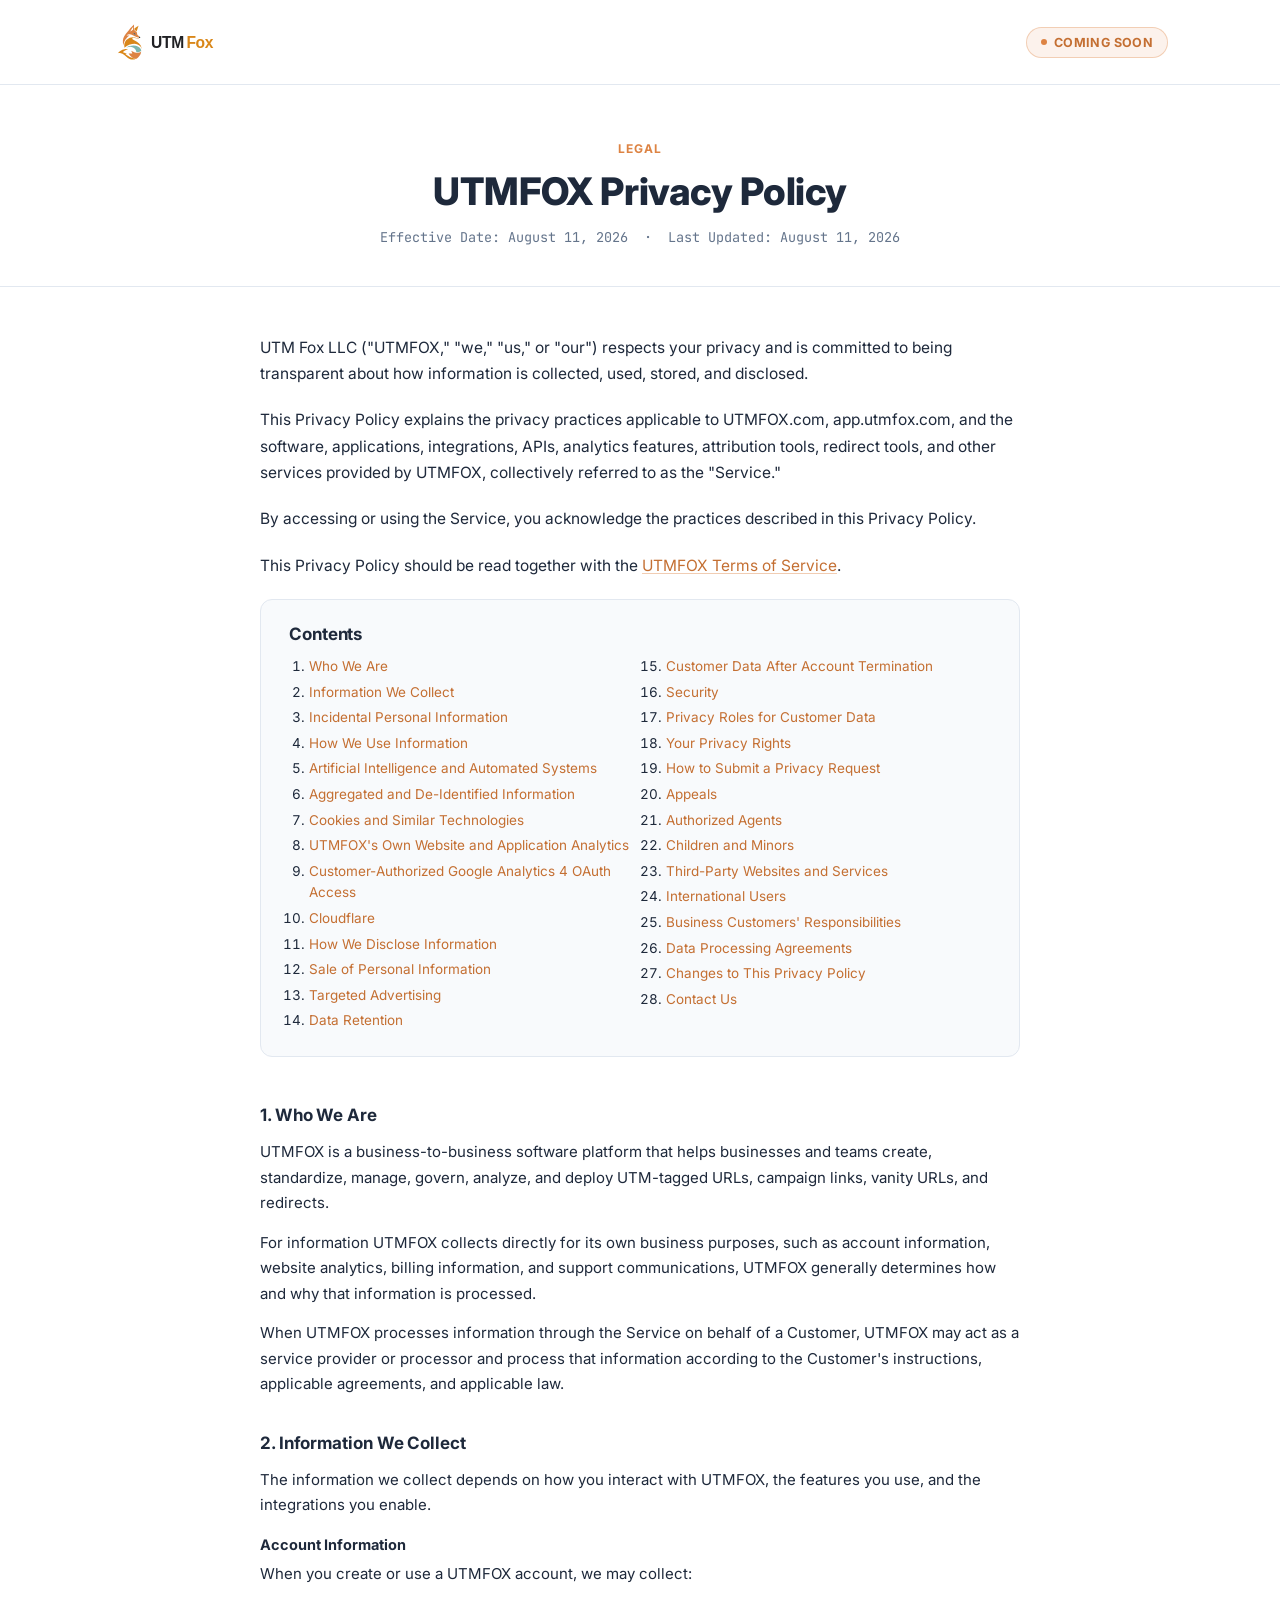
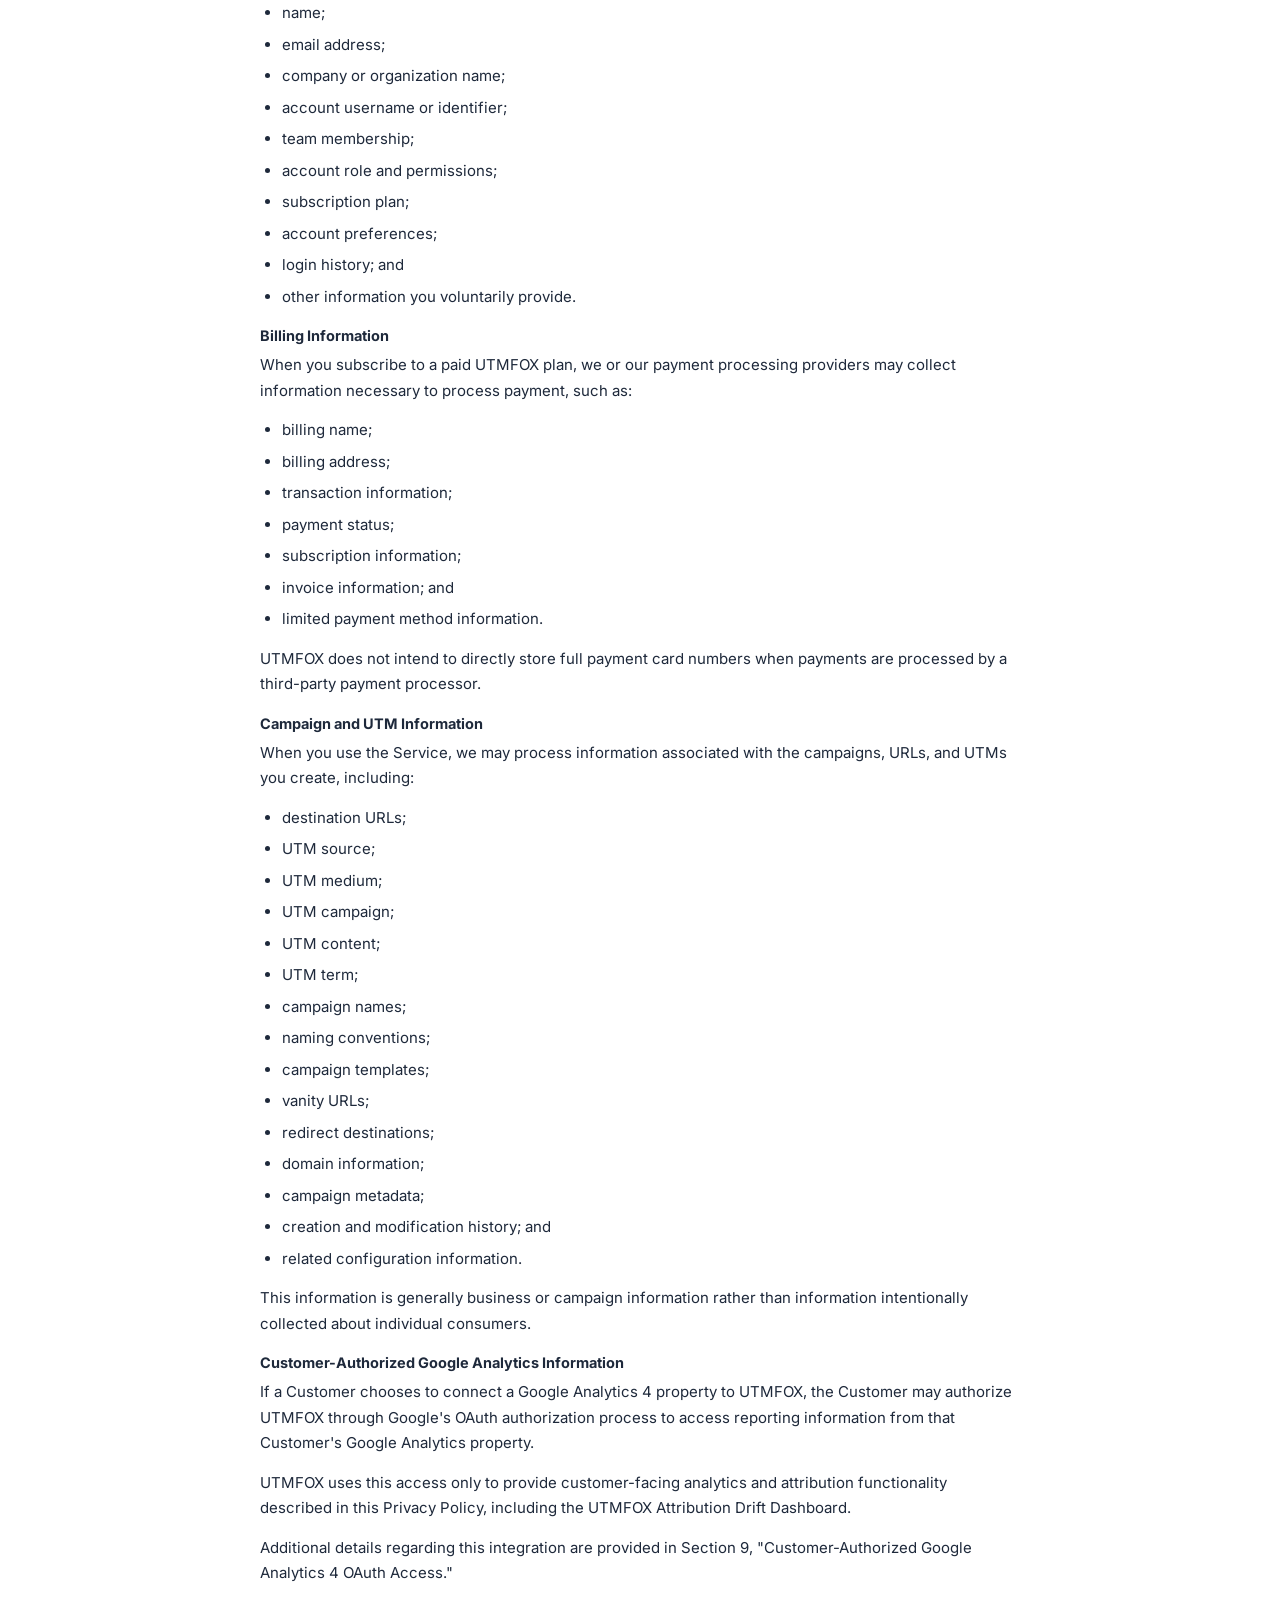
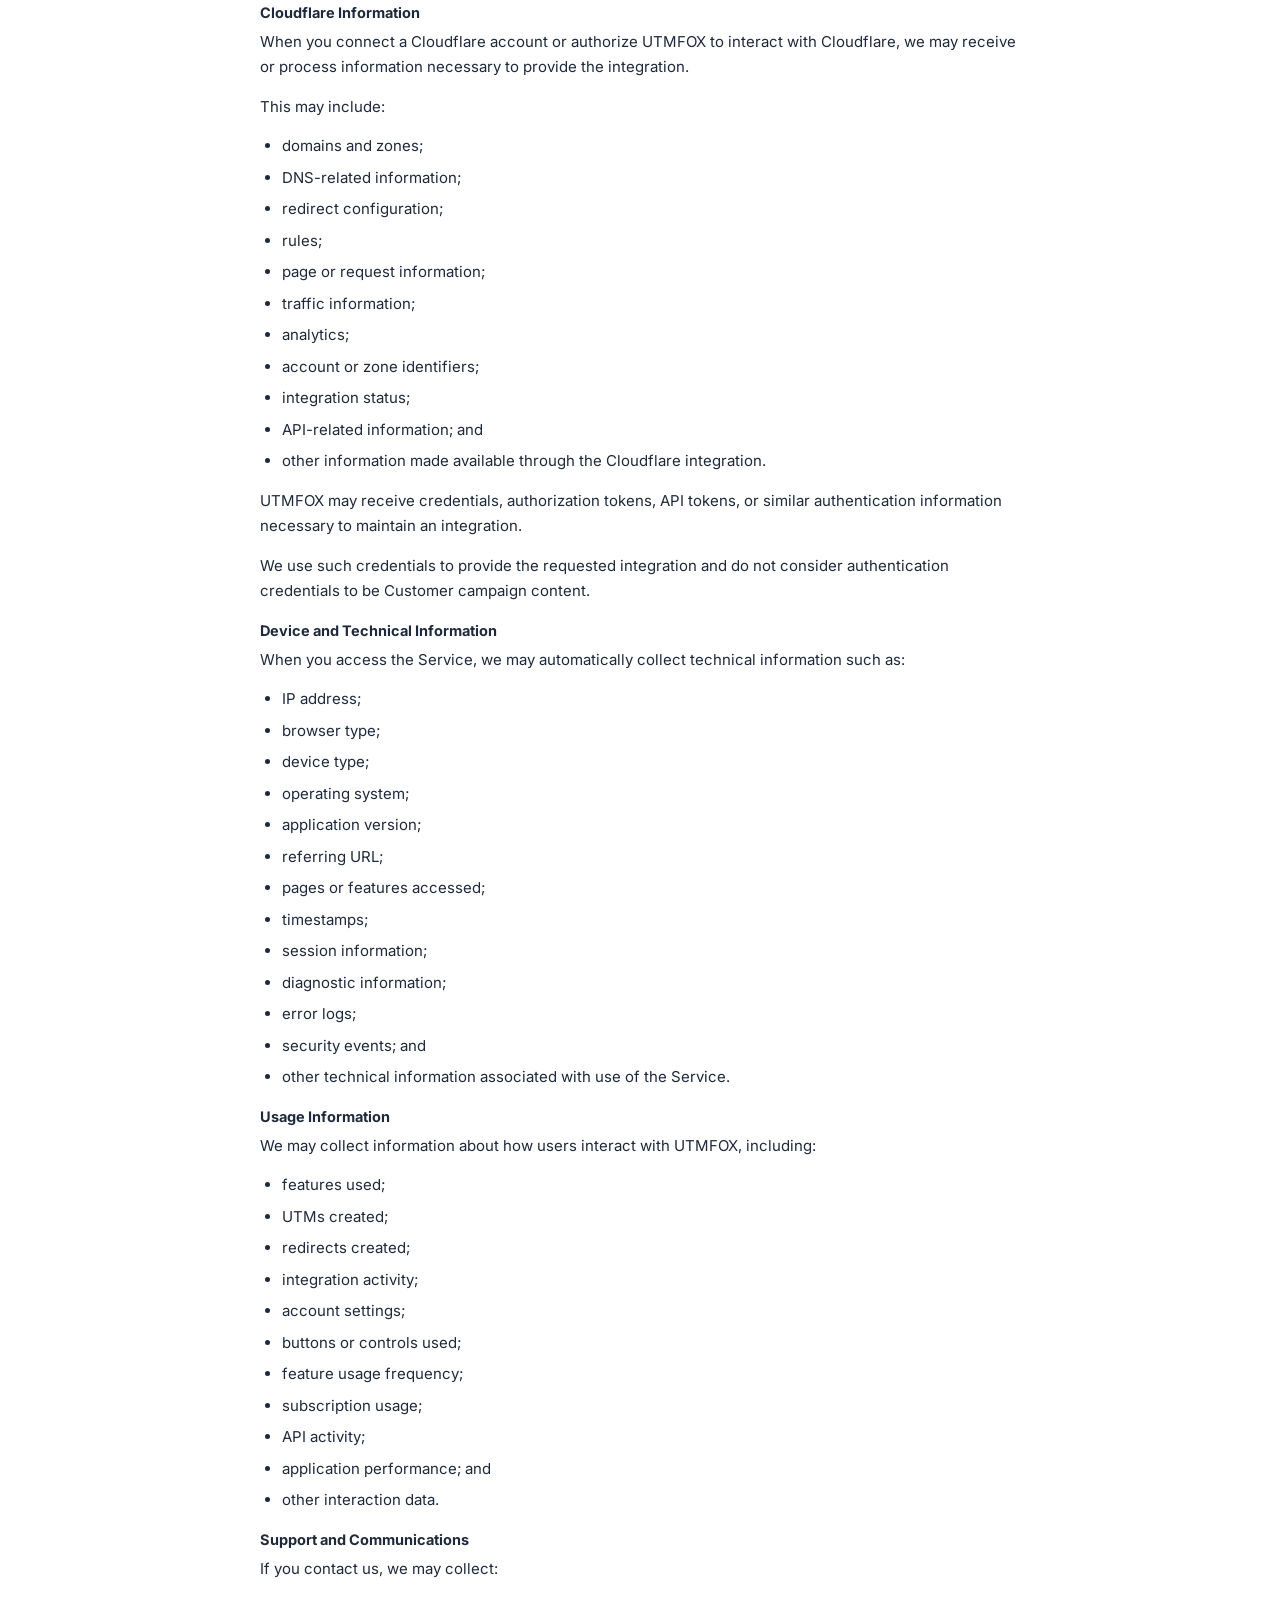
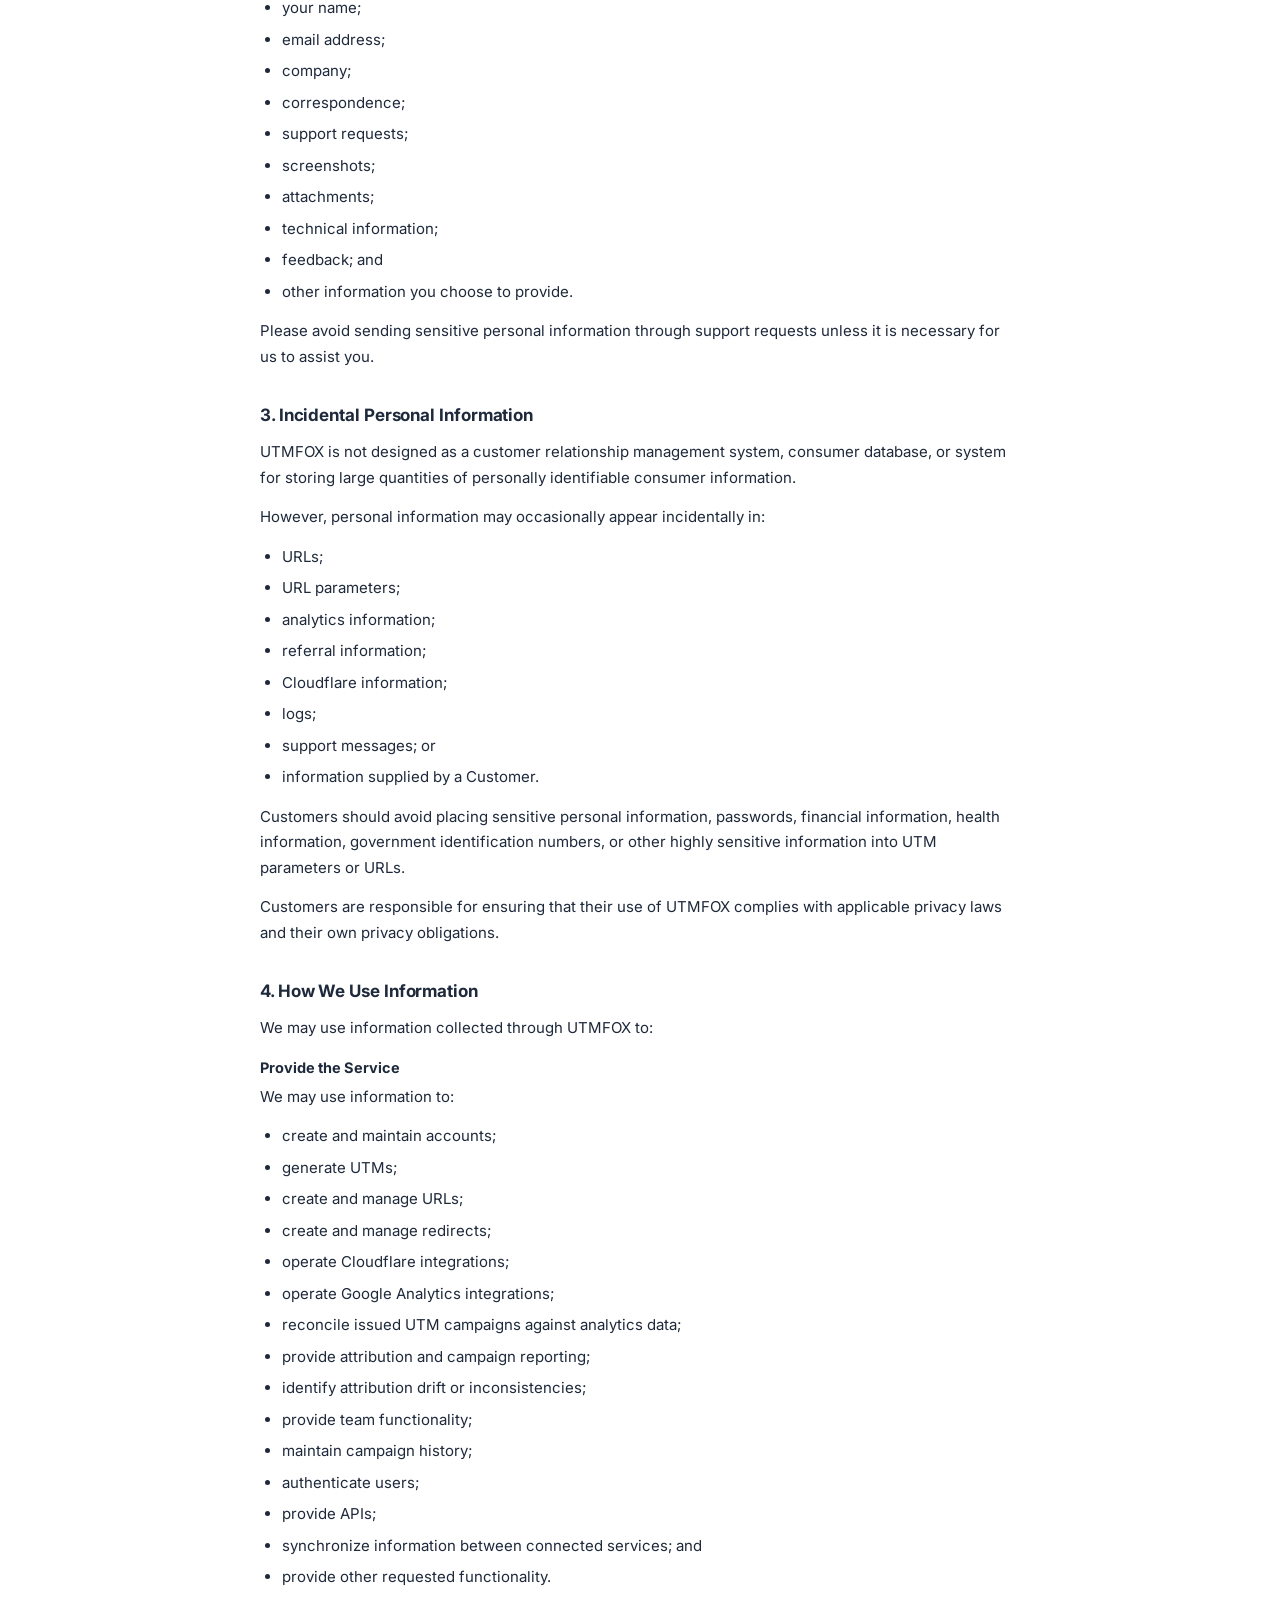
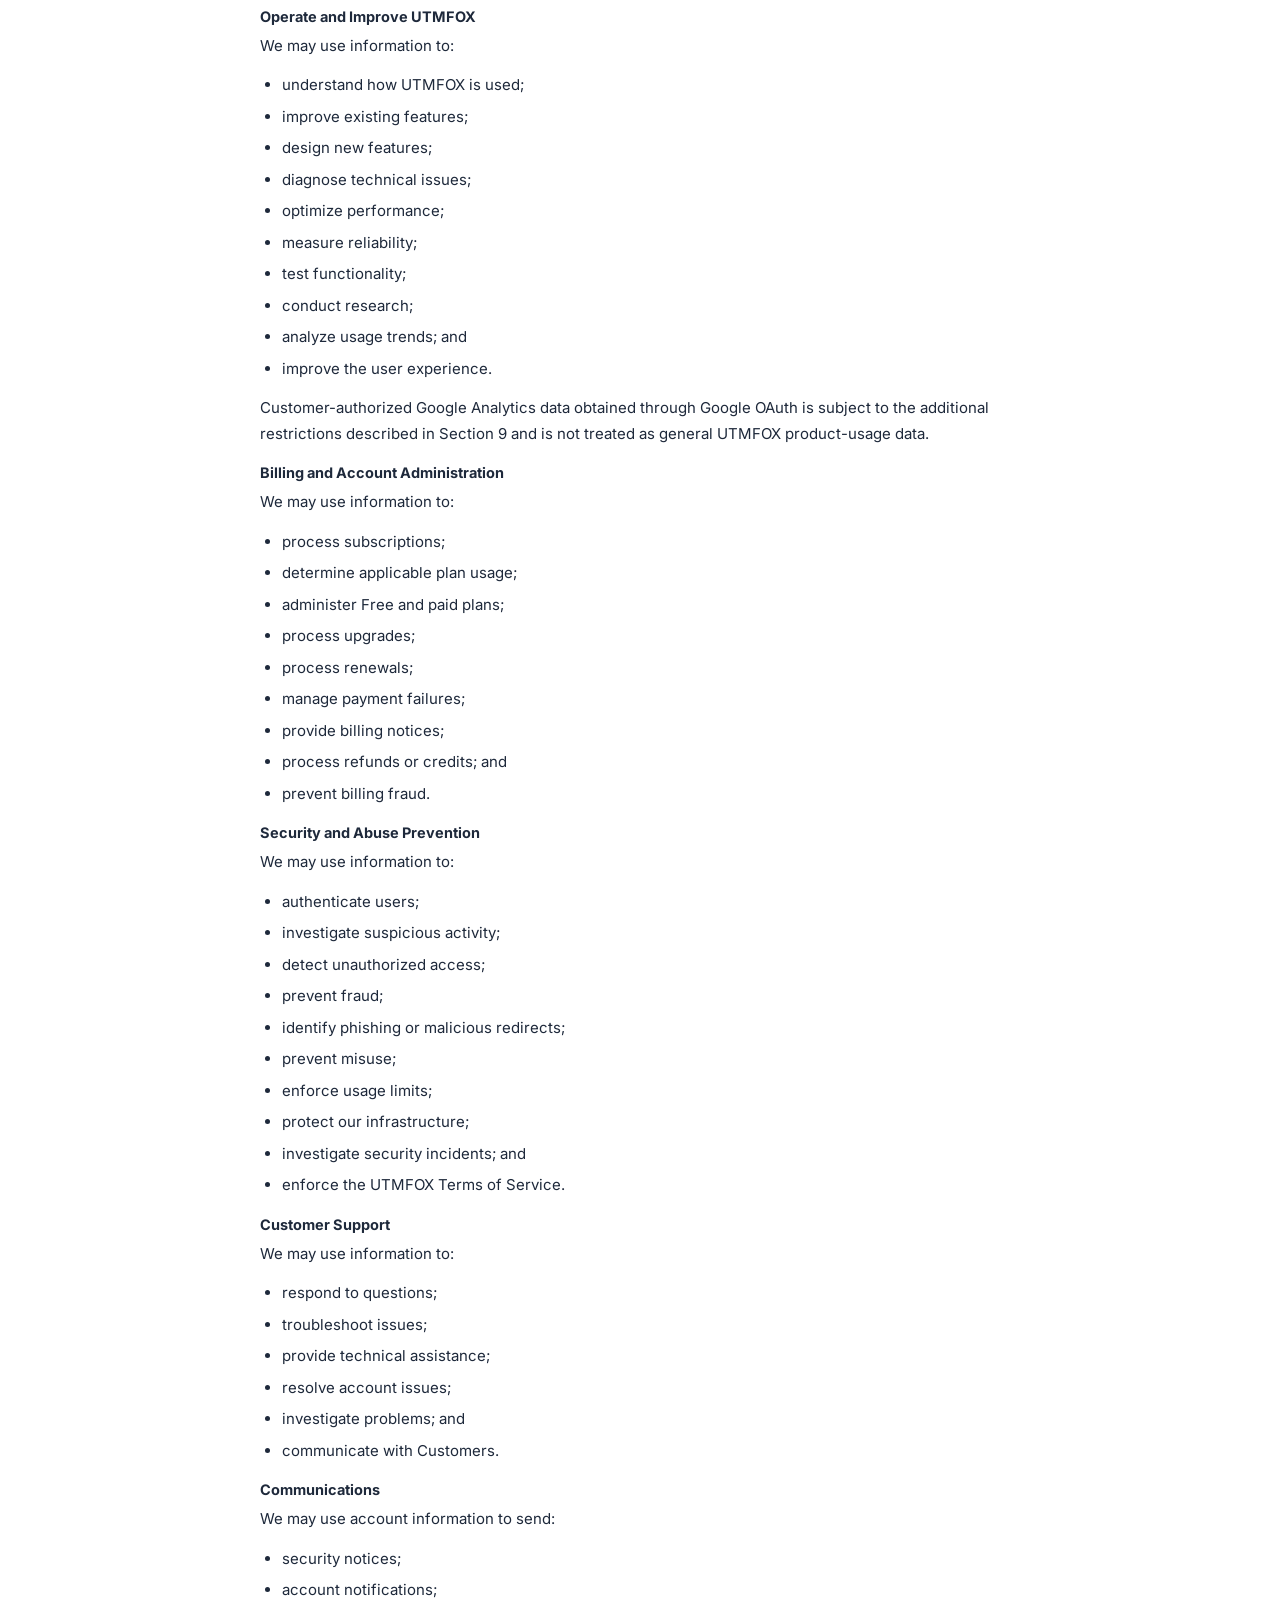
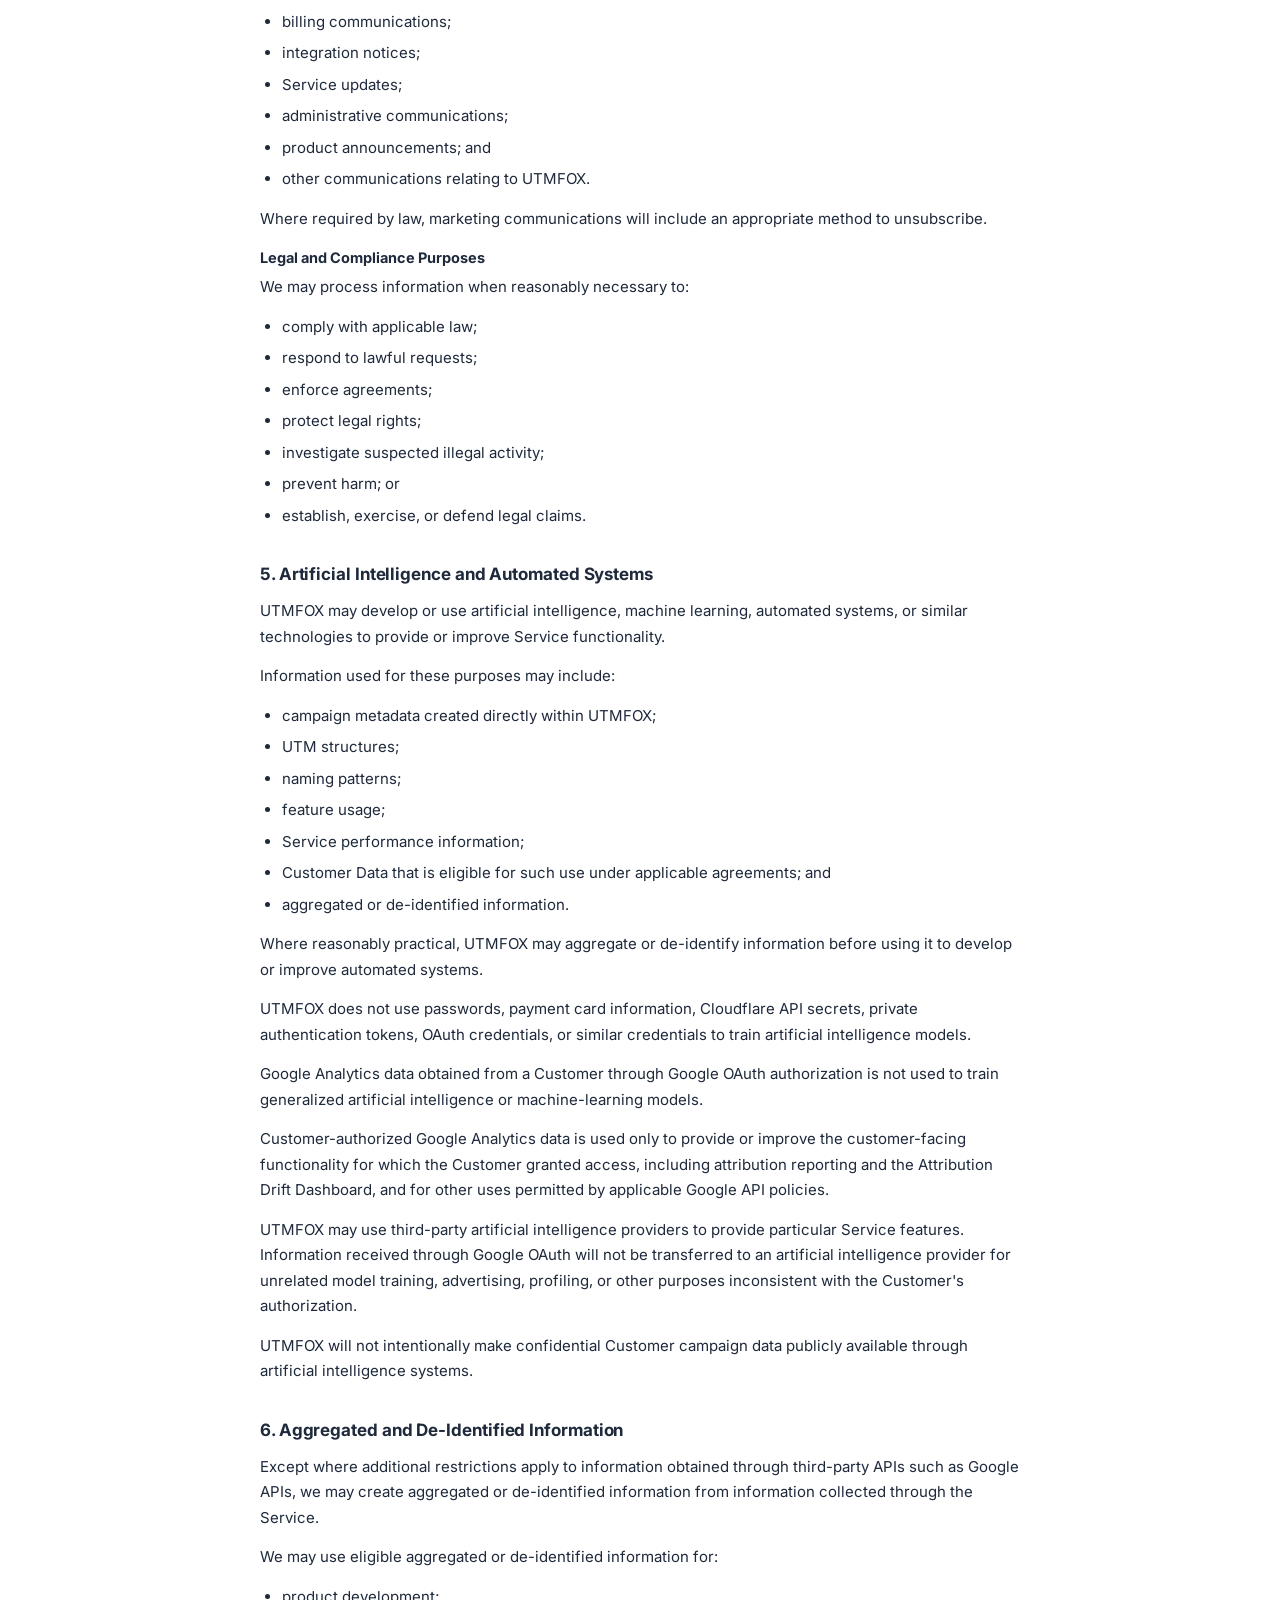
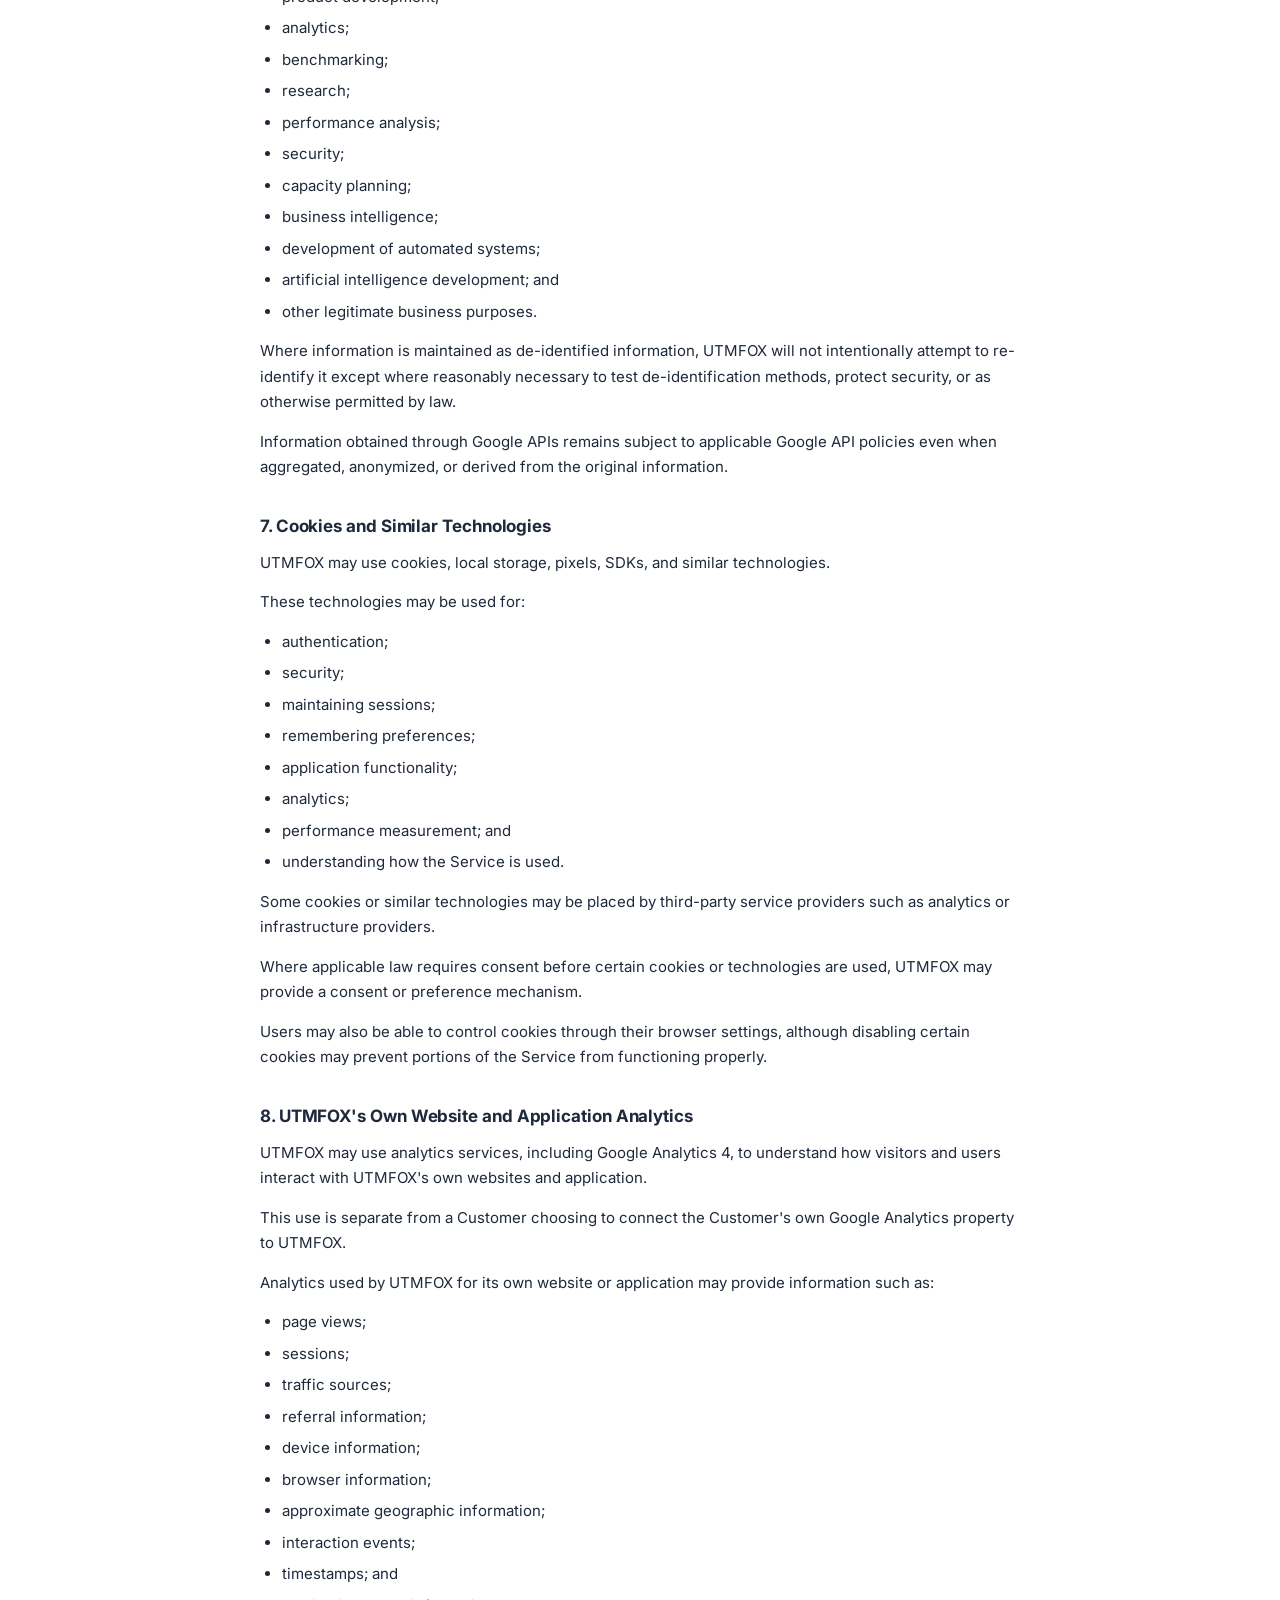
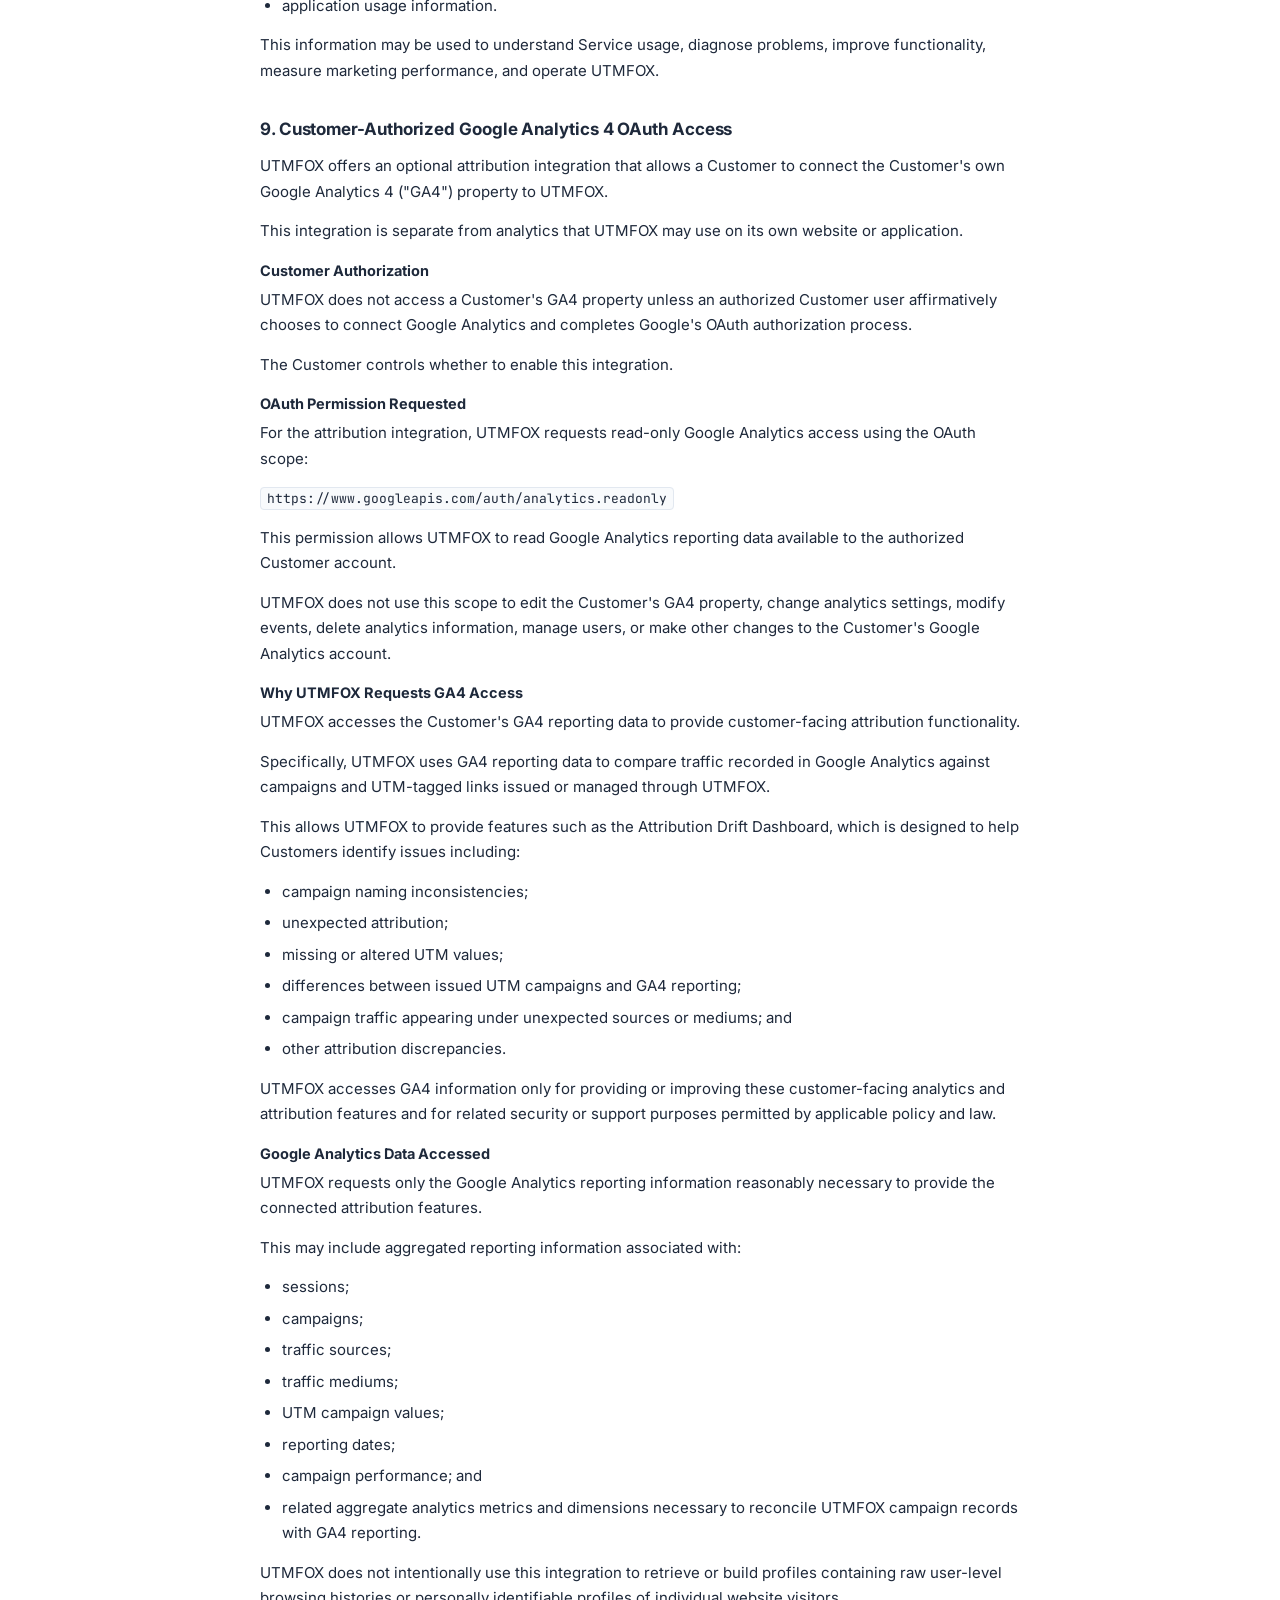
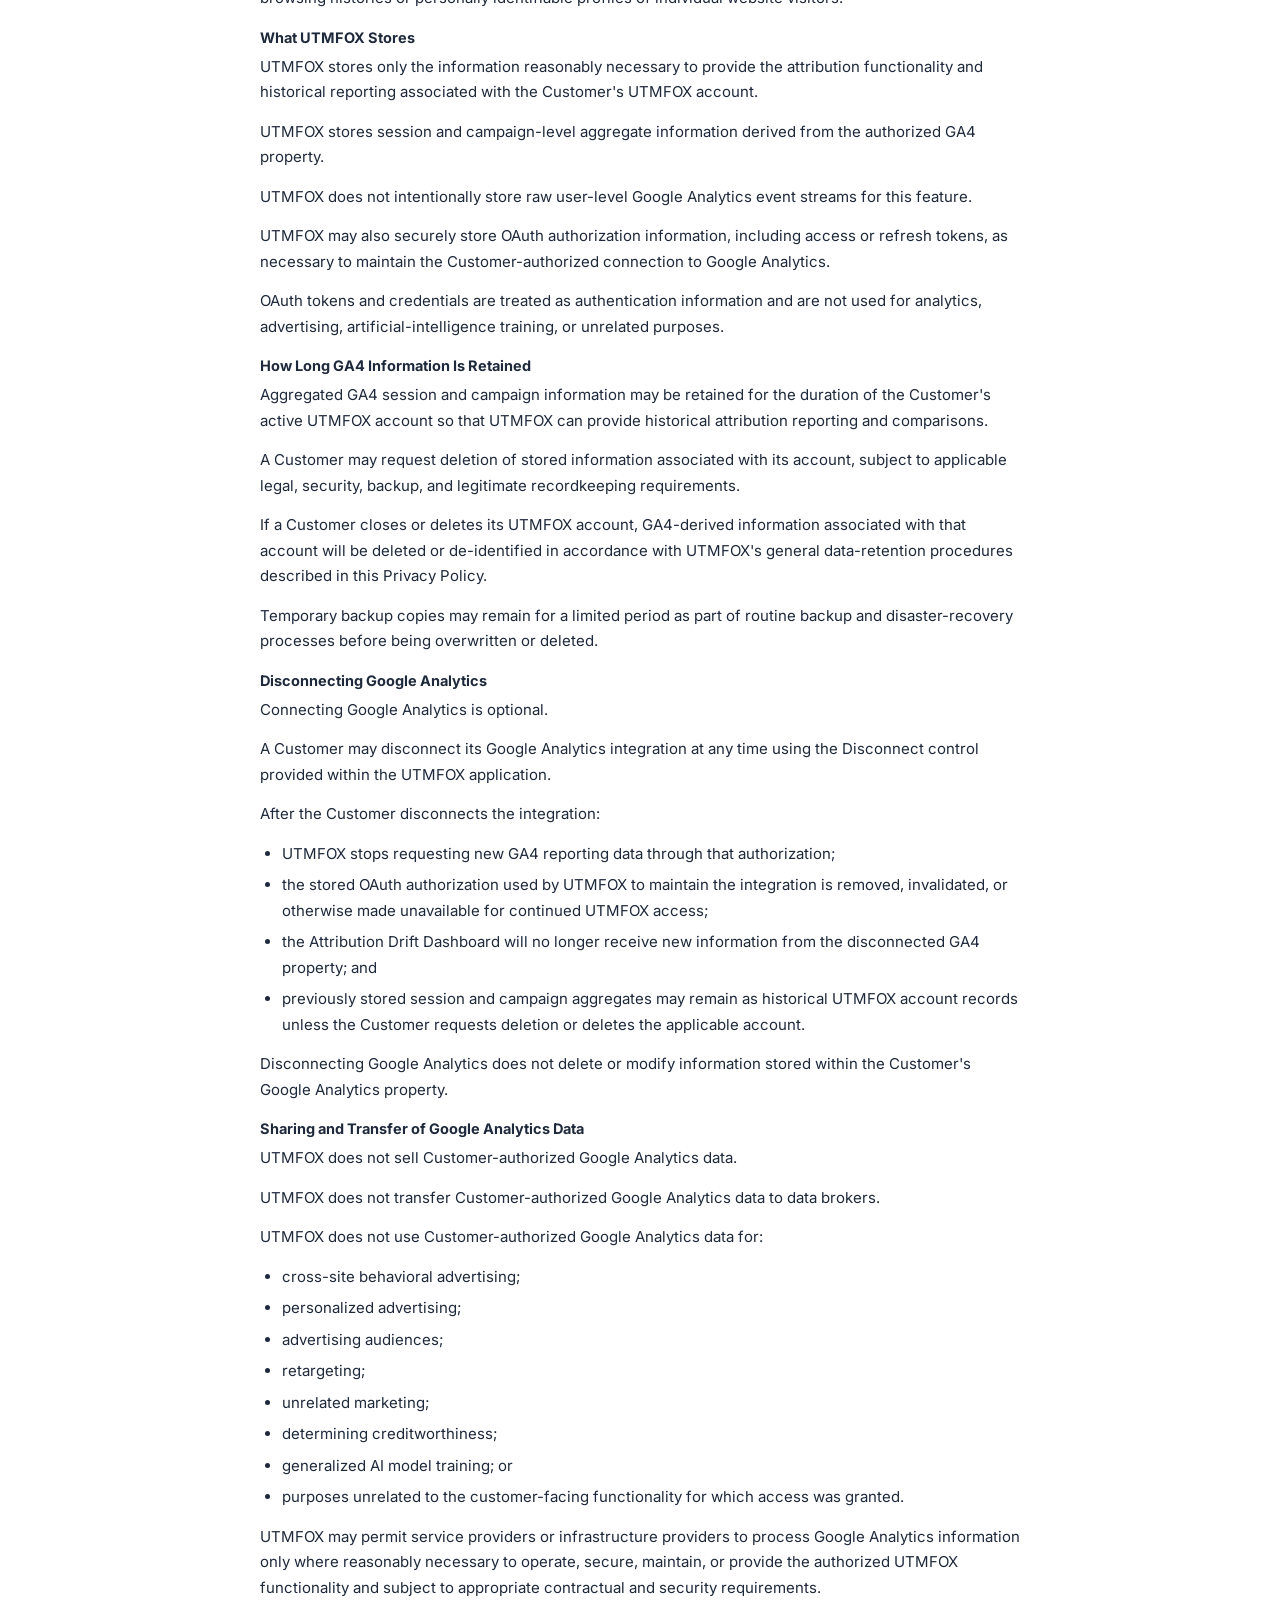
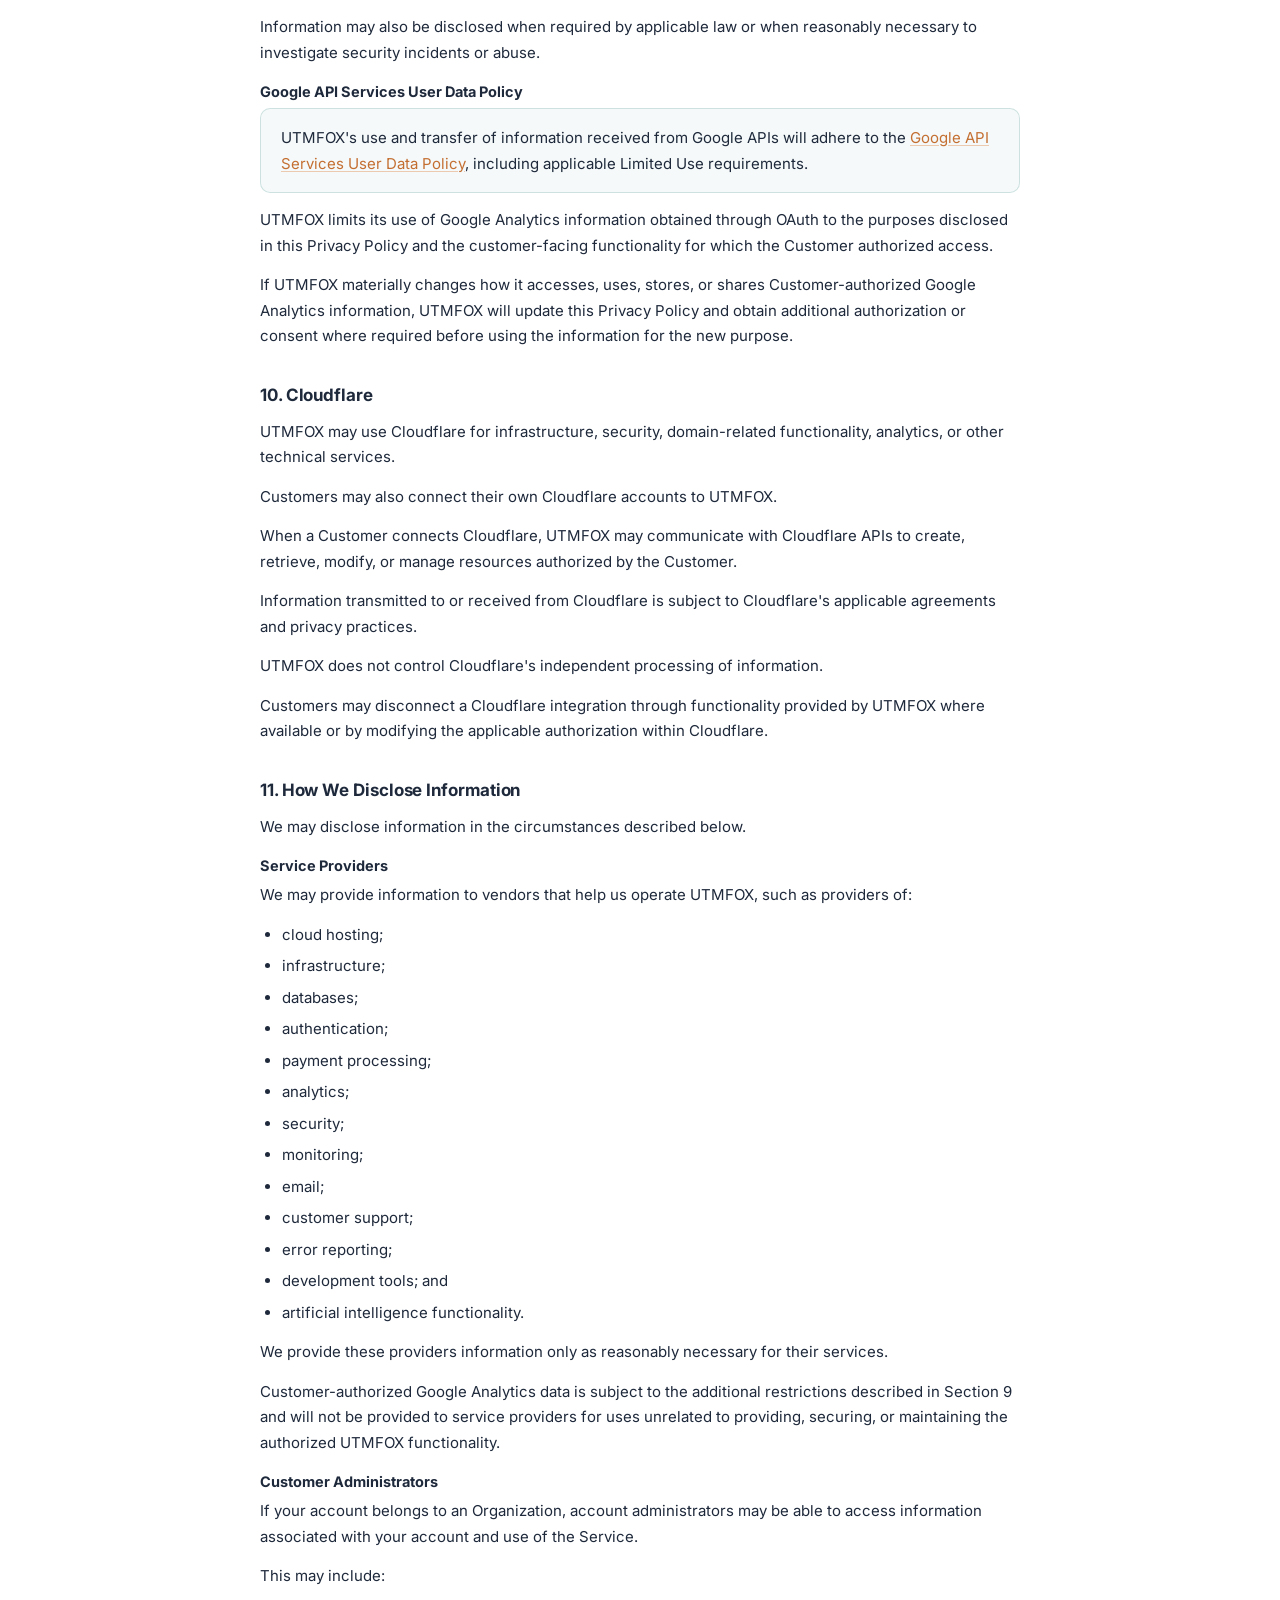
<file: privacy-policy/index.html>
<!DOCTYPE html>
<html lang="en">
<head>
<!-- Google tag (gtag.js) -->
<script async src="https://www.googletagmanager.com/gtag/js?id=G-CB16V89D32"></script>
<script>
  window.dataLayer = window.dataLayer || [];
  function gtag(){dataLayer.push(arguments);}
  gtag('js', new Date());

  gtag('config', 'G-CB16V89D32');
</script>
<meta charset="UTF-8" />
<meta name="viewport" content="width=device-width, initial-scale=1" />
<title>Privacy Policy — UTM Fox</title>
<meta name="description" content="UTM Fox Privacy Policy — how UTMFOX.com, app.utmfox.com, and the UTM Fox software and related services collect, use, store, and disclose information." />
<link rel="icon" type="image/png" href="../assets/favicon.png" />
<style>
@import url('https://fonts.googleapis.com/css2?family=Inter:wght@400;500;600;700;800&family=JetBrains+Mono:wght@400;500&display=swap');

:root {
  --copper: #dd8343;
  --copper-hover: #c46f32;
  --oxide: #7cb5ad;
  --oxide-hover: #649b92;
  --ink: #1e293b;
  --text-muted: #64748b;
  --surface: #ffffff;
  --surface-muted: #f8fafc;
  --border: #e2e8f0;
  --healthy: #16a34a;
  --healthy-bg: #16a34a1a;
  --font-ui: 'Inter', system-ui, -apple-system, sans-serif;
  --font-mono: 'JetBrains Mono', ui-monospace, monospace;
}
* { box-sizing: border-box; }
body { margin: 0; font-family: var(--font-ui); color: var(--ink); background: #fff; }
.wrap { max-width: 1120px; margin: 0 auto; padding: 0 32px; }

/* Nav */
header.nav { border-bottom: 1px solid var(--border); }
.nav-inner { max-width: 1120px; margin: 0 auto; padding: 18px 32px; display: flex; align-items: center; justify-content: space-between; }
.nav-inner a.logo-link { display: block; line-height: 0; }
.nav-inner img.logo { height: 48px; display: block; }
.coming-soon-pill {
  display: inline-flex; align-items: center; gap: 7px;
  background: #dd83431a; color: var(--copper-hover); border: 1px solid #dd834355;
  font-weight: 700; font-size: 12.5px; letter-spacing: 0.03em; text-transform: uppercase;
  padding: 7px 14px; border-radius: 20px; white-space: nowrap;
}
.coming-soon-pill .dot { width: 6px; height: 6px; border-radius: 50%; background: var(--copper); display: inline-block; }

/* Legal document header */
.legal-header { text-align: center; padding: 56px 0 40px; border-bottom: 1px solid var(--border); }
.eyebrow { font-size: 12px; font-weight: 700; letter-spacing: 0.08em; text-transform: uppercase; color: var(--copper); margin-bottom: 14px; }
.legal-header h1 { font-size: 38px; font-weight: 800; line-height: 1.15; margin: 0 0 14px; letter-spacing: -0.01em; }
.legal-meta { font-size: 13.5px; color: var(--text-muted); font-family: var(--font-mono); }

/* Legal document body */
.legal-body { max-width: 760px; margin: 0 auto; padding: 48px 0 72px; }
.legal-body > p.intro { font-size: 15.5px; line-height: 1.7; color: var(--ink); margin: 0 0 20px; }
.legal-body section { padding: 0; margin-bottom: 36px; border-bottom: none; }
.legal-body h2 { font-size: 17px; font-weight: 700; letter-spacing: -0.005em; margin: 0 0 14px; color: var(--ink); }
.legal-body h3 { font-size: 14.5px; font-weight: 700; margin: 18px 0 8px; color: var(--ink); }
.legal-body h4 { font-size: 13.5px; font-weight: 700; margin: 14px 0 6px; color: var(--ink); }
.legal-body p { font-size: 15px; line-height: 1.7; color: var(--ink); margin: 0 0 14px; }
.legal-body p:last-child { margin-bottom: 0; }
.legal-body ul, .legal-body ol { font-size: 15px; line-height: 1.7; color: var(--ink); margin: 0 0 14px; padding-left: 22px; }
.legal-body li { margin-bottom: 6px; }
.legal-body code { font-family: var(--font-mono); font-size: 13px; background: var(--surface-muted); border: 1px solid var(--border); border-radius: 4px; padding: 2px 6px; }
.legal-body a { color: var(--copper-hover); text-decoration: underline; text-decoration-color: #dd834366; text-underline-offset: 2px; }
.legal-body a:hover { color: var(--copper); }
.legal-body .toc { background: var(--surface-muted); border: 1px solid var(--border); border-radius: 12px; padding: 24px 28px; margin-bottom: 48px; }
.legal-body .toc h2 { margin-bottom: 12px; }
.legal-body .toc ol { columns: 2; column-gap: 32px; padding-left: 20px; margin: 0; }
.legal-body .toc li { font-size: 13.5px; line-height: 1.6; margin-bottom: 4px; break-inside: avoid; }
.legal-body .toc a { text-decoration: none; }
.legal-body .toc a:hover { text-decoration: underline; }
.legal-body .note { background: var(--surface-muted); border: 1px solid var(--border); border-radius: 10px; padding: 14px 18px; font-size: 13.5px; color: var(--text-muted); }
.legal-body .highlight { background: #7cb5ad14; border: 1px solid #7cb5ad55; border-radius: 10px; padding: 16px 20px; margin-bottom: 14px; }
.legal-body .highlight p { margin-bottom: 0; }

footer { text-align: center; padding: 32px; font-size: 12px; color: var(--text-muted); border-top: 1px solid var(--border); }
footer img.footer-logo { height: 18px; opacity: 0.6; margin-bottom: 10px; display: block; margin-left: auto; margin-right: auto; }
footer .footer-links { margin-bottom: 10px; }
footer .footer-links a { color: var(--text-muted); text-decoration: none; margin: 0 10px; }
footer .footer-links a:hover { color: var(--copper-hover); text-decoration: underline; }

@media (max-width: 640px) {
  .legal-header h1 { font-size: 28px; }
  .legal-body .toc ol { columns: 1; }
}
</style>
</head>
<body>

<header class="nav">
  <div class="nav-inner">
    <a class="logo-link" href="../">
      <img class="logo" src="../assets/logo.svg" alt="UTM Fox" />
    </a>
    <span class="coming-soon-pill"><span class="dot"></span>Coming soon</span>
  </div>
</header>

<div class="legal-header">
  <div class="eyebrow">Legal</div>
  <h1>UTMFOX Privacy Policy</h1>
  <div class="legal-meta">Effective Date: August 11, 2026 &nbsp;·&nbsp; Last Updated: August 11, 2026</div>
</div>

<div class="wrap">
  <div class="legal-body">

    <p class="intro">UTM Fox LLC ("UTMFOX," "we," "us," or "our") respects your privacy and is committed to being transparent about how information is collected, used, stored, and disclosed.</p>
    <p class="intro">This Privacy Policy explains the privacy practices applicable to UTMFOX.com, app.utmfox.com, and the software, applications, integrations, APIs, analytics features, attribution tools, redirect tools, and other services provided by UTMFOX, collectively referred to as the "Service."</p>
    <p class="intro">By accessing or using the Service, you acknowledge the practices described in this Privacy Policy.</p>
    <p class="intro">This Privacy Policy should be read together with the <a href="../terms-and-conditions/">UTMFOX Terms of Service</a>.</p>

    <div class="toc">
      <h2>Contents</h2>
      <ol>
        <li><a href="#s1">Who We Are</a></li>
        <li><a href="#s2">Information We Collect</a></li>
        <li><a href="#s3">Incidental Personal Information</a></li>
        <li><a href="#s4">How We Use Information</a></li>
        <li><a href="#s5">Artificial Intelligence and Automated Systems</a></li>
        <li><a href="#s6">Aggregated and De-Identified Information</a></li>
        <li><a href="#s7">Cookies and Similar Technologies</a></li>
        <li><a href="#s8">UTMFOX's Own Website and Application Analytics</a></li>
        <li><a href="#s9">Customer-Authorized Google Analytics 4 OAuth Access</a></li>
        <li><a href="#s10">Cloudflare</a></li>
        <li><a href="#s11">How We Disclose Information</a></li>
        <li><a href="#s12">Sale of Personal Information</a></li>
        <li><a href="#s13">Targeted Advertising</a></li>
        <li><a href="#s14">Data Retention</a></li>
        <li><a href="#s15">Customer Data After Account Termination</a></li>
        <li><a href="#s16">Security</a></li>
        <li><a href="#s17">Privacy Roles for Customer Data</a></li>
        <li><a href="#s18">Your Privacy Rights</a></li>
        <li><a href="#s19">How to Submit a Privacy Request</a></li>
        <li><a href="#s20">Appeals</a></li>
        <li><a href="#s21">Authorized Agents</a></li>
        <li><a href="#s22">Children and Minors</a></li>
        <li><a href="#s23">Third-Party Websites and Services</a></li>
        <li><a href="#s24">International Users</a></li>
        <li><a href="#s25">Business Customers' Responsibilities</a></li>
        <li><a href="#s26">Data Processing Agreements</a></li>
        <li><a href="#s27">Changes to This Privacy Policy</a></li>
        <li><a href="#s28">Contact Us</a></li>
      </ol>
    </div>

    <section id="s1">
      <h2>1. Who We Are</h2>
      <p>UTMFOX is a business-to-business software platform that helps businesses and teams create, standardize, manage, govern, analyze, and deploy UTM-tagged URLs, campaign links, vanity URLs, and redirects.</p>
      <p>For information UTMFOX collects directly for its own business purposes, such as account information, website analytics, billing information, and support communications, UTMFOX generally determines how and why that information is processed.</p>
      <p>When UTMFOX processes information through the Service on behalf of a Customer, UTMFOX may act as a service provider or processor and process that information according to the Customer's instructions, applicable agreements, and applicable law.</p>
    </section>

    <section id="s2">
      <h2>2. Information We Collect</h2>
      <p>The information we collect depends on how you interact with UTMFOX, the features you use, and the integrations you enable.</p>

      <h3>Account Information</h3>
      <p>When you create or use a UTMFOX account, we may collect:</p>
      <ul>
        <li>name;</li>
        <li>email address;</li>
        <li>company or organization name;</li>
        <li>account username or identifier;</li>
        <li>team membership;</li>
        <li>account role and permissions;</li>
        <li>subscription plan;</li>
        <li>account preferences;</li>
        <li>login history; and</li>
        <li>other information you voluntarily provide.</li>
      </ul>

      <h3>Billing Information</h3>
      <p>When you subscribe to a paid UTMFOX plan, we or our payment processing providers may collect information necessary to process payment, such as:</p>
      <ul>
        <li>billing name;</li>
        <li>billing address;</li>
        <li>transaction information;</li>
        <li>payment status;</li>
        <li>subscription information;</li>
        <li>invoice information; and</li>
        <li>limited payment method information.</li>
      </ul>
      <p>UTMFOX does not intend to directly store full payment card numbers when payments are processed by a third-party payment processor.</p>

      <h3>Campaign and UTM Information</h3>
      <p>When you use the Service, we may process information associated with the campaigns, URLs, and UTMs you create, including:</p>
      <ul>
        <li>destination URLs;</li>
        <li>UTM source;</li>
        <li>UTM medium;</li>
        <li>UTM campaign;</li>
        <li>UTM content;</li>
        <li>UTM term;</li>
        <li>campaign names;</li>
        <li>naming conventions;</li>
        <li>campaign templates;</li>
        <li>vanity URLs;</li>
        <li>redirect destinations;</li>
        <li>domain information;</li>
        <li>campaign metadata;</li>
        <li>creation and modification history; and</li>
        <li>related configuration information.</li>
      </ul>
      <p>This information is generally business or campaign information rather than information intentionally collected about individual consumers.</p>

      <h3>Customer-Authorized Google Analytics Information</h3>
      <p>If a Customer chooses to connect a Google Analytics 4 property to UTMFOX, the Customer may authorize UTMFOX through Google's OAuth authorization process to access reporting information from that Customer's Google Analytics property.</p>
      <p>UTMFOX uses this access only to provide customer-facing analytics and attribution functionality described in this Privacy Policy, including the UTMFOX Attribution Drift Dashboard.</p>
      <p>Additional details regarding this integration are provided in Section 9, "Customer-Authorized Google Analytics 4 OAuth Access."</p>

      <h3>Cloudflare Information</h3>
      <p>When you connect a Cloudflare account or authorize UTMFOX to interact with Cloudflare, we may receive or process information necessary to provide the integration.</p>
      <p>This may include:</p>
      <ul>
        <li>domains and zones;</li>
        <li>DNS-related information;</li>
        <li>redirect configuration;</li>
        <li>rules;</li>
        <li>page or request information;</li>
        <li>traffic information;</li>
        <li>analytics;</li>
        <li>account or zone identifiers;</li>
        <li>integration status;</li>
        <li>API-related information; and</li>
        <li>other information made available through the Cloudflare integration.</li>
      </ul>
      <p>UTMFOX may receive credentials, authorization tokens, API tokens, or similar authentication information necessary to maintain an integration.</p>
      <p>We use such credentials to provide the requested integration and do not consider authentication credentials to be Customer campaign content.</p>

      <h3>Device and Technical Information</h3>
      <p>When you access the Service, we may automatically collect technical information such as:</p>
      <ul>
        <li>IP address;</li>
        <li>browser type;</li>
        <li>device type;</li>
        <li>operating system;</li>
        <li>application version;</li>
        <li>referring URL;</li>
        <li>pages or features accessed;</li>
        <li>timestamps;</li>
        <li>session information;</li>
        <li>diagnostic information;</li>
        <li>error logs;</li>
        <li>security events; and</li>
        <li>other technical information associated with use of the Service.</li>
      </ul>

      <h3>Usage Information</h3>
      <p>We may collect information about how users interact with UTMFOX, including:</p>
      <ul>
        <li>features used;</li>
        <li>UTMs created;</li>
        <li>redirects created;</li>
        <li>integration activity;</li>
        <li>account settings;</li>
        <li>buttons or controls used;</li>
        <li>feature usage frequency;</li>
        <li>subscription usage;</li>
        <li>API activity;</li>
        <li>application performance; and</li>
        <li>other interaction data.</li>
      </ul>

      <h3>Support and Communications</h3>
      <p>If you contact us, we may collect:</p>
      <ul>
        <li>your name;</li>
        <li>email address;</li>
        <li>company;</li>
        <li>correspondence;</li>
        <li>support requests;</li>
        <li>screenshots;</li>
        <li>attachments;</li>
        <li>technical information;</li>
        <li>feedback; and</li>
        <li>other information you choose to provide.</li>
      </ul>
      <p>Please avoid sending sensitive personal information through support requests unless it is necessary for us to assist you.</p>
    </section>

    <section id="s3">
      <h2>3. Incidental Personal Information</h2>
      <p>UTMFOX is not designed as a customer relationship management system, consumer database, or system for storing large quantities of personally identifiable consumer information.</p>
      <p>However, personal information may occasionally appear incidentally in:</p>
      <ul>
        <li>URLs;</li>
        <li>URL parameters;</li>
        <li>analytics information;</li>
        <li>referral information;</li>
        <li>Cloudflare information;</li>
        <li>logs;</li>
        <li>support messages; or</li>
        <li>information supplied by a Customer.</li>
      </ul>
      <p>Customers should avoid placing sensitive personal information, passwords, financial information, health information, government identification numbers, or other highly sensitive information into UTM parameters or URLs.</p>
      <p>Customers are responsible for ensuring that their use of UTMFOX complies with applicable privacy laws and their own privacy obligations.</p>
    </section>

    <section id="s4">
      <h2>4. How We Use Information</h2>
      <p>We may use information collected through UTMFOX to:</p>

      <h3>Provide the Service</h3>
      <p>We may use information to:</p>
      <ul>
        <li>create and maintain accounts;</li>
        <li>generate UTMs;</li>
        <li>create and manage URLs;</li>
        <li>create and manage redirects;</li>
        <li>operate Cloudflare integrations;</li>
        <li>operate Google Analytics integrations;</li>
        <li>reconcile issued UTM campaigns against analytics data;</li>
        <li>provide attribution and campaign reporting;</li>
        <li>identify attribution drift or inconsistencies;</li>
        <li>provide team functionality;</li>
        <li>maintain campaign history;</li>
        <li>authenticate users;</li>
        <li>provide APIs;</li>
        <li>synchronize information between connected services; and</li>
        <li>provide other requested functionality.</li>
      </ul>

      <h3>Operate and Improve UTMFOX</h3>
      <p>We may use information to:</p>
      <ul>
        <li>understand how UTMFOX is used;</li>
        <li>improve existing features;</li>
        <li>design new features;</li>
        <li>diagnose technical issues;</li>
        <li>optimize performance;</li>
        <li>measure reliability;</li>
        <li>test functionality;</li>
        <li>conduct research;</li>
        <li>analyze usage trends; and</li>
        <li>improve the user experience.</li>
      </ul>
      <p>Customer-authorized Google Analytics data obtained through Google OAuth is subject to the additional restrictions described in Section 9 and is not treated as general UTMFOX product-usage data.</p>

      <h3>Billing and Account Administration</h3>
      <p>We may use information to:</p>
      <ul>
        <li>process subscriptions;</li>
        <li>determine applicable plan usage;</li>
        <li>administer Free and paid plans;</li>
        <li>process upgrades;</li>
        <li>process renewals;</li>
        <li>manage payment failures;</li>
        <li>provide billing notices;</li>
        <li>process refunds or credits; and</li>
        <li>prevent billing fraud.</li>
      </ul>

      <h3>Security and Abuse Prevention</h3>
      <p>We may use information to:</p>
      <ul>
        <li>authenticate users;</li>
        <li>investigate suspicious activity;</li>
        <li>detect unauthorized access;</li>
        <li>prevent fraud;</li>
        <li>identify phishing or malicious redirects;</li>
        <li>prevent misuse;</li>
        <li>enforce usage limits;</li>
        <li>protect our infrastructure;</li>
        <li>investigate security incidents; and</li>
        <li>enforce the UTMFOX Terms of Service.</li>
      </ul>

      <h3>Customer Support</h3>
      <p>We may use information to:</p>
      <ul>
        <li>respond to questions;</li>
        <li>troubleshoot issues;</li>
        <li>provide technical assistance;</li>
        <li>resolve account issues;</li>
        <li>investigate problems; and</li>
        <li>communicate with Customers.</li>
      </ul>

      <h3>Communications</h3>
      <p>We may use account information to send:</p>
      <ul>
        <li>security notices;</li>
        <li>account notifications;</li>
        <li>billing communications;</li>
        <li>integration notices;</li>
        <li>Service updates;</li>
        <li>administrative communications;</li>
        <li>product announcements; and</li>
        <li>other communications relating to UTMFOX.</li>
      </ul>
      <p>Where required by law, marketing communications will include an appropriate method to unsubscribe.</p>

      <h3>Legal and Compliance Purposes</h3>
      <p>We may process information when reasonably necessary to:</p>
      <ul>
        <li>comply with applicable law;</li>
        <li>respond to lawful requests;</li>
        <li>enforce agreements;</li>
        <li>protect legal rights;</li>
        <li>investigate suspected illegal activity;</li>
        <li>prevent harm; or</li>
        <li>establish, exercise, or defend legal claims.</li>
      </ul>
    </section>

    <section id="s5">
      <h2>5. Artificial Intelligence and Automated Systems</h2>
      <p>UTMFOX may develop or use artificial intelligence, machine learning, automated systems, or similar technologies to provide or improve Service functionality.</p>
      <p>Information used for these purposes may include:</p>
      <ul>
        <li>campaign metadata created directly within UTMFOX;</li>
        <li>UTM structures;</li>
        <li>naming patterns;</li>
        <li>feature usage;</li>
        <li>Service performance information;</li>
        <li>Customer Data that is eligible for such use under applicable agreements; and</li>
        <li>aggregated or de-identified information.</li>
      </ul>
      <p>Where reasonably practical, UTMFOX may aggregate or de-identify information before using it to develop or improve automated systems.</p>
      <p>UTMFOX does not use passwords, payment card information, Cloudflare API secrets, private authentication tokens, OAuth credentials, or similar credentials to train artificial intelligence models.</p>
      <p>Google Analytics data obtained from a Customer through Google OAuth authorization is not used to train generalized artificial intelligence or machine-learning models.</p>
      <p>Customer-authorized Google Analytics data is used only to provide or improve the customer-facing functionality for which the Customer granted access, including attribution reporting and the Attribution Drift Dashboard, and for other uses permitted by applicable Google API policies.</p>
      <p>UTMFOX may use third-party artificial intelligence providers to provide particular Service features. Information received through Google OAuth will not be transferred to an artificial intelligence provider for unrelated model training, advertising, profiling, or other purposes inconsistent with the Customer's authorization.</p>
      <p>UTMFOX will not intentionally make confidential Customer campaign data publicly available through artificial intelligence systems.</p>
    </section>

    <section id="s6">
      <h2>6. Aggregated and De-Identified Information</h2>
      <p>Except where additional restrictions apply to information obtained through third-party APIs such as Google APIs, we may create aggregated or de-identified information from information collected through the Service.</p>
      <p>We may use eligible aggregated or de-identified information for:</p>
      <ul>
        <li>product development;</li>
        <li>analytics;</li>
        <li>benchmarking;</li>
        <li>research;</li>
        <li>performance analysis;</li>
        <li>security;</li>
        <li>capacity planning;</li>
        <li>business intelligence;</li>
        <li>development of automated systems;</li>
        <li>artificial intelligence development; and</li>
        <li>other legitimate business purposes.</li>
      </ul>
      <p>Where information is maintained as de-identified information, UTMFOX will not intentionally attempt to re-identify it except where reasonably necessary to test de-identification methods, protect security, or as otherwise permitted by law.</p>
      <p>Information obtained through Google APIs remains subject to applicable Google API policies even when aggregated, anonymized, or derived from the original information.</p>
    </section>

    <section id="s7">
      <h2>7. Cookies and Similar Technologies</h2>
      <p>UTMFOX may use cookies, local storage, pixels, SDKs, and similar technologies.</p>
      <p>These technologies may be used for:</p>
      <ul>
        <li>authentication;</li>
        <li>security;</li>
        <li>maintaining sessions;</li>
        <li>remembering preferences;</li>
        <li>application functionality;</li>
        <li>analytics;</li>
        <li>performance measurement; and</li>
        <li>understanding how the Service is used.</li>
      </ul>
      <p>Some cookies or similar technologies may be placed by third-party service providers such as analytics or infrastructure providers.</p>
      <p>Where applicable law requires consent before certain cookies or technologies are used, UTMFOX may provide a consent or preference mechanism.</p>
      <p>Users may also be able to control cookies through their browser settings, although disabling certain cookies may prevent portions of the Service from functioning properly.</p>
    </section>

    <section id="s8">
      <h2>8. UTMFOX's Own Website and Application Analytics</h2>
      <p>UTMFOX may use analytics services, including Google Analytics 4, to understand how visitors and users interact with UTMFOX's own websites and application.</p>
      <p>This use is separate from a Customer choosing to connect the Customer's own Google Analytics property to UTMFOX.</p>
      <p>Analytics used by UTMFOX for its own website or application may provide information such as:</p>
      <ul>
        <li>page views;</li>
        <li>sessions;</li>
        <li>traffic sources;</li>
        <li>referral information;</li>
        <li>device information;</li>
        <li>browser information;</li>
        <li>approximate geographic information;</li>
        <li>interaction events;</li>
        <li>timestamps; and</li>
        <li>application usage information.</li>
      </ul>
      <p>This information may be used to understand Service usage, diagnose problems, improve functionality, measure marketing performance, and operate UTMFOX.</p>
    </section>

    <section id="s9">
      <h2>9. Customer-Authorized Google Analytics 4 OAuth Access</h2>
      <p>UTMFOX offers an optional attribution integration that allows a Customer to connect the Customer's own Google Analytics 4 ("GA4") property to UTMFOX.</p>
      <p>This integration is separate from analytics that UTMFOX may use on its own website or application.</p>

      <h3>Customer Authorization</h3>
      <p>UTMFOX does not access a Customer's GA4 property unless an authorized Customer user affirmatively chooses to connect Google Analytics and completes Google's OAuth authorization process.</p>
      <p>The Customer controls whether to enable this integration.</p>

      <h3>OAuth Permission Requested</h3>
      <p>For the attribution integration, UTMFOX requests read-only Google Analytics access using the OAuth scope:</p>
      <p><code>https://www.googleapis.com/auth/analytics.readonly</code></p>
      <p>This permission allows UTMFOX to read Google Analytics reporting data available to the authorized Customer account.</p>
      <p>UTMFOX does not use this scope to edit the Customer's GA4 property, change analytics settings, modify events, delete analytics information, manage users, or make other changes to the Customer's Google Analytics account.</p>

      <h3>Why UTMFOX Requests GA4 Access</h3>
      <p>UTMFOX accesses the Customer's GA4 reporting data to provide customer-facing attribution functionality.</p>
      <p>Specifically, UTMFOX uses GA4 reporting data to compare traffic recorded in Google Analytics against campaigns and UTM-tagged links issued or managed through UTMFOX.</p>
      <p>This allows UTMFOX to provide features such as the Attribution Drift Dashboard, which is designed to help Customers identify issues including:</p>
      <ul>
        <li>campaign naming inconsistencies;</li>
        <li>unexpected attribution;</li>
        <li>missing or altered UTM values;</li>
        <li>differences between issued UTM campaigns and GA4 reporting;</li>
        <li>campaign traffic appearing under unexpected sources or mediums; and</li>
        <li>other attribution discrepancies.</li>
      </ul>
      <p>UTMFOX accesses GA4 information only for providing or improving these customer-facing analytics and attribution features and for related security or support purposes permitted by applicable policy and law.</p>

      <h3>Google Analytics Data Accessed</h3>
      <p>UTMFOX requests only the Google Analytics reporting information reasonably necessary to provide the connected attribution features.</p>
      <p>This may include aggregated reporting information associated with:</p>
      <ul>
        <li>sessions;</li>
        <li>campaigns;</li>
        <li>traffic sources;</li>
        <li>traffic mediums;</li>
        <li>UTM campaign values;</li>
        <li>reporting dates;</li>
        <li>campaign performance; and</li>
        <li>related aggregate analytics metrics and dimensions necessary to reconcile UTMFOX campaign records with GA4 reporting.</li>
      </ul>
      <p>UTMFOX does not intentionally use this integration to retrieve or build profiles containing raw user-level browsing histories or personally identifiable profiles of individual website visitors.</p>

      <h3>What UTMFOX Stores</h3>
      <p>UTMFOX stores only the information reasonably necessary to provide the attribution functionality and historical reporting associated with the Customer's UTMFOX account.</p>
      <p>UTMFOX stores session and campaign-level aggregate information derived from the authorized GA4 property.</p>
      <p>UTMFOX does not intentionally store raw user-level Google Analytics event streams for this feature.</p>
      <p>UTMFOX may also securely store OAuth authorization information, including access or refresh tokens, as necessary to maintain the Customer-authorized connection to Google Analytics.</p>
      <p>OAuth tokens and credentials are treated as authentication information and are not used for analytics, advertising, artificial-intelligence training, or unrelated purposes.</p>

      <h3>How Long GA4 Information Is Retained</h3>
      <p>Aggregated GA4 session and campaign information may be retained for the duration of the Customer's active UTMFOX account so that UTMFOX can provide historical attribution reporting and comparisons.</p>
      <p>A Customer may request deletion of stored information associated with its account, subject to applicable legal, security, backup, and legitimate recordkeeping requirements.</p>
      <p>If a Customer closes or deletes its UTMFOX account, GA4-derived information associated with that account will be deleted or de-identified in accordance with UTMFOX's general data-retention procedures described in this Privacy Policy.</p>
      <p>Temporary backup copies may remain for a limited period as part of routine backup and disaster-recovery processes before being overwritten or deleted.</p>

      <h3>Disconnecting Google Analytics</h3>
      <p>Connecting Google Analytics is optional.</p>
      <p>A Customer may disconnect its Google Analytics integration at any time using the Disconnect control provided within the UTMFOX application.</p>
      <p>After the Customer disconnects the integration:</p>
      <ul>
        <li>UTMFOX stops requesting new GA4 reporting data through that authorization;</li>
        <li>the stored OAuth authorization used by UTMFOX to maintain the integration is removed, invalidated, or otherwise made unavailable for continued UTMFOX access;</li>
        <li>the Attribution Drift Dashboard will no longer receive new information from the disconnected GA4 property; and</li>
        <li>previously stored session and campaign aggregates may remain as historical UTMFOX account records unless the Customer requests deletion or deletes the applicable account.</li>
      </ul>
      <p>Disconnecting Google Analytics does not delete or modify information stored within the Customer's Google Analytics property.</p>

      <h3>Sharing and Transfer of Google Analytics Data</h3>
      <p>UTMFOX does not sell Customer-authorized Google Analytics data.</p>
      <p>UTMFOX does not transfer Customer-authorized Google Analytics data to data brokers.</p>
      <p>UTMFOX does not use Customer-authorized Google Analytics data for:</p>
      <ul>
        <li>cross-site behavioral advertising;</li>
        <li>personalized advertising;</li>
        <li>advertising audiences;</li>
        <li>retargeting;</li>
        <li>unrelated marketing;</li>
        <li>determining creditworthiness;</li>
        <li>generalized AI model training; or</li>
        <li>purposes unrelated to the customer-facing functionality for which access was granted.</li>
      </ul>
      <p>UTMFOX may permit service providers or infrastructure providers to process Google Analytics information only where reasonably necessary to operate, secure, maintain, or provide the authorized UTMFOX functionality and subject to appropriate contractual and security requirements.</p>
      <p>Information may also be disclosed when required by applicable law or when reasonably necessary to investigate security incidents or abuse.</p>

      <h3>Google API Services User Data Policy</h3>
      <div class="highlight">
        <p>UTMFOX's use and transfer of information received from Google APIs will adhere to the <a href="https://developers.google.com/terms/api-services-user-data-policy" target="_blank" rel="noopener">Google API Services User Data Policy</a>, including applicable Limited Use requirements.</p>
      </div>
      <p>UTMFOX limits its use of Google Analytics information obtained through OAuth to the purposes disclosed in this Privacy Policy and the customer-facing functionality for which the Customer authorized access.</p>
      <p>If UTMFOX materially changes how it accesses, uses, stores, or shares Customer-authorized Google Analytics information, UTMFOX will update this Privacy Policy and obtain additional authorization or consent where required before using the information for the new purpose.</p>
    </section>

    <section id="s10">
      <h2>10. Cloudflare</h2>
      <p>UTMFOX may use Cloudflare for infrastructure, security, domain-related functionality, analytics, or other technical services.</p>
      <p>Customers may also connect their own Cloudflare accounts to UTMFOX.</p>
      <p>When a Customer connects Cloudflare, UTMFOX may communicate with Cloudflare APIs to create, retrieve, modify, or manage resources authorized by the Customer.</p>
      <p>Information transmitted to or received from Cloudflare is subject to Cloudflare's applicable agreements and privacy practices.</p>
      <p>UTMFOX does not control Cloudflare's independent processing of information.</p>
      <p>Customers may disconnect a Cloudflare integration through functionality provided by UTMFOX where available or by modifying the applicable authorization within Cloudflare.</p>
    </section>

    <section id="s11">
      <h2>11. How We Disclose Information</h2>
      <p>We may disclose information in the circumstances described below.</p>

      <h3>Service Providers</h3>
      <p>We may provide information to vendors that help us operate UTMFOX, such as providers of:</p>
      <ul>
        <li>cloud hosting;</li>
        <li>infrastructure;</li>
        <li>databases;</li>
        <li>authentication;</li>
        <li>payment processing;</li>
        <li>analytics;</li>
        <li>security;</li>
        <li>monitoring;</li>
        <li>email;</li>
        <li>customer support;</li>
        <li>error reporting;</li>
        <li>development tools; and</li>
        <li>artificial intelligence functionality.</li>
      </ul>
      <p>We provide these providers information only as reasonably necessary for their services.</p>
      <p>Customer-authorized Google Analytics data is subject to the additional restrictions described in Section 9 and will not be provided to service providers for uses unrelated to providing, securing, or maintaining the authorized UTMFOX functionality.</p>

      <h3>Customer Administrators</h3>
      <p>If your account belongs to an Organization, account administrators may be able to access information associated with your account and use of the Service.</p>
      <p>This may include:</p>
      <ul>
        <li>name;</li>
        <li>email address;</li>
        <li>account activity;</li>
        <li>campaign activity;</li>
        <li>UTMs created;</li>
        <li>permissions;</li>
        <li>integration activity; and</li>
        <li>other information associated with the Organization's account.</li>
      </ul>

      <h3>Connected Services</h3>
      <p>When a Customer enables an integration, we may send information to or receive information from the connected service as necessary to perform the integration.</p>

      <h3>Legal Requirements</h3>
      <p>We may disclose information when we reasonably believe disclosure is required to:</p>
      <ul>
        <li>comply with law;</li>
        <li>respond to a subpoena, court order, or other valid legal process;</li>
        <li>respond to government authorities;</li>
        <li>protect the rights or safety of UTMFOX, our users, or others;</li>
        <li>investigate fraud or illegal activity; or</li>
        <li>protect the security of the Service.</li>
      </ul>

      <h3>Business Transactions</h3>
      <p>If UTMFOX is involved in a merger, acquisition, financing, reorganization, bankruptcy, sale of assets, or similar business transaction, information may be disclosed or transferred as part of that transaction, subject to applicable legal and contractual restrictions.</p>
      <p>Any successor receiving personal information will be subject to applicable privacy obligations.</p>
    </section>

    <section id="s12">
      <h2>12. Sale of Personal Information</h2>
      <p>UTMFOX does not currently sell personal information for monetary consideration.</p>
      <p>UTMFOX also does not currently operate a business model based on selling Customer personal information, campaign information, Customer-authorized Google Analytics information, or individual browsing profiles to data brokers.</p>
      <p>If UTMFOX changes these practices in the future, we will update this Privacy Policy and provide any notices, consent mechanisms, or opt-out rights required by applicable law before engaging in the new practice.</p>
    </section>

    <section id="s13">
      <h2>13. Targeted Advertising</h2>
      <p>UTMFOX does not currently use Customer Data collected through the UTMFOX application for cross-context or cross-site behavioral advertising.</p>
      <p>UTMFOX does not use Google Analytics information obtained through a Customer's OAuth authorization for targeted advertising, retargeting, or personalized advertising.</p>
      <p>UTMFOX may market its own products and services and may measure the effectiveness of its own marketing using information collected independently through UTMFOX's own websites and marketing systems.</p>
      <p>If UTMFOX begins processing other personal information in a manner legally defined as targeted advertising or sharing for cross-context behavioral advertising, we will provide legally required disclosures and choices.</p>
    </section>

    <section id="s14">
      <h2>14. Data Retention</h2>
      <p>We retain information for as long as reasonably necessary for the purposes described in this Privacy Policy.</p>
      <p>Retention periods may depend on:</p>
      <ul>
        <li>whether an account remains active;</li>
        <li>the type of information;</li>
        <li>Customer settings;</li>
        <li>the integrations enabled;</li>
        <li>contractual obligations;</li>
        <li>security requirements;</li>
        <li>backup processes;</li>
        <li>legal requirements;</li>
        <li>tax and accounting requirements;</li>
        <li>dispute resolution; and</li>
        <li>legitimate business needs.</li>
      </ul>
      <p>Customer-authorized GA4 information is subject to the more specific retention provisions in Section 9.</p>
      <p>Some information may remain temporarily in backups after deletion from active systems.</p>
      <p>We may retain eligible aggregated or de-identified information for longer periods when it can no longer reasonably be associated with an identifiable individual, subject to any additional restrictions that apply to information received through third-party APIs.</p>
    </section>

    <section id="s15">
      <h2>15. Customer Data After Account Termination</h2>
      <p>When an account is canceled or terminated, access to Customer Data may be restricted or removed.</p>
      <p>Customers should export information they wish to retain before deleting an account where export functionality is available.</p>
      <p>UTMFOX may retain certain information after account termination when reasonably necessary for:</p>
      <ul>
        <li>billing records;</li>
        <li>fraud prevention;</li>
        <li>security;</li>
        <li>backups;</li>
        <li>legal compliance;</li>
        <li>enforcement of agreements;</li>
        <li>dispute resolution; or</li>
        <li>legitimate business records.</li>
      </ul>
      <p>Customer-authorized Google Analytics information will be handled in accordance with Section 9 and applicable Google API requirements.</p>
    </section>

    <section id="s16">
      <h2>16. Security</h2>
      <p>UTMFOX uses administrative, technical, and organizational safeguards designed to protect information from unauthorized access, loss, misuse, alteration, or disclosure.</p>
      <p>Security measures may include, where appropriate:</p>
      <ul>
        <li>access controls;</li>
        <li>authentication;</li>
        <li>encryption;</li>
        <li>logging;</li>
        <li>monitoring;</li>
        <li>secure credential handling;</li>
        <li>infrastructure security;</li>
        <li>backups; and</li>
        <li>restrictions on employee or contractor access.</li>
      </ul>
      <p>OAuth tokens, API credentials, Cloudflare credentials, and similar authentication information are treated as sensitive security information and are used only for maintaining authorized integrations or related security purposes.</p>
      <p>No Internet-connected service or data-storage system can be guaranteed to be completely secure.</p>
      <p>Customers are responsible for protecting their own passwords, devices, domains, accounts, integrations, API credentials, and administrator permissions.</p>
      <p>If you believe your UTMFOX account has been compromised, contact us promptly at <a href="mailto:legal@utmfox.com">legal@utmfox.com</a>.</p>
    </section>

    <section id="s17">
      <h2>17. Privacy Roles for Customer Data</h2>
      <p>For personal information UTMFOX collects and processes for its own purposes, UTMFOX may act as a controller, business, or similar responsible entity under applicable privacy laws.</p>
      <p>Examples include:</p>
      <ul>
        <li>UTMFOX account information;</li>
        <li>billing information;</li>
        <li>UTMFOX website analytics;</li>
        <li>security information;</li>
        <li>support communications; and</li>
        <li>UTMFOX's own business records.</li>
      </ul>
      <p>When UTMFOX processes personal information solely on behalf of a Customer through the Service, including information obtained through Customer-authorized integrations where applicable, UTMFOX may act as a processor, service provider, contractor, or similar entity.</p>
      <p>In those circumstances, the Customer generally determines the purposes for which the information is processed.</p>
      <p>If you are an individual seeking to exercise rights concerning information controlled by one of our Customers, you may need to direct your request to that Customer.</p>
      <p>When appropriate, UTMFOX will reasonably assist Customers in responding to valid privacy requests involving information processed through the Service.</p>
    </section>

    <section id="s18">
      <h2>18. Your Privacy Rights</h2>
      <p>Depending on where you live and which privacy laws apply, you may have rights concerning your personal information.</p>
      <p>These may include the right to:</p>
      <ul>
        <li>confirm whether we process your personal information;</li>
        <li>access personal information;</li>
        <li>obtain a copy of personal information;</li>
        <li>correct inaccurate information;</li>
        <li>request deletion;</li>
        <li>opt out of certain sales of personal information;</li>
        <li>opt out of certain targeted advertising;</li>
        <li>opt out of certain profiling;</li>
        <li>withdraw consent where processing is based on consent; and</li>
        <li>appeal certain decisions concerning a privacy request.</li>
      </ul>
      <p>Not every right applies in every jurisdiction or circumstance.</p>
      <p>We may need to verify your identity before completing certain requests.</p>
      <p>We will not unlawfully discriminate against you for exercising an applicable privacy right.</p>
    </section>

    <section id="s19">
      <h2>19. How to Submit a Privacy Request</h2>
      <p>Privacy requests, including requests concerning information obtained through Customer-authorized integrations, may be submitted by emailing:</p>
      <p><a href="mailto:legal@utmfox.com">legal@utmfox.com</a></p>
      <p>Please include enough information for us to reasonably understand and verify your request.</p>
      <p>You do not need to create a new UTMFOX account solely to submit a privacy request.</p>
      <p>If your request concerns information controlled by a UTMFOX Customer, we may direct you to the applicable Customer.</p>
    </section>

    <section id="s20">
      <h2>20. Appeals</h2>
      <p>Where applicable law gives you the right to appeal a privacy decision, you may submit an appeal by emailing:</p>
      <p><a href="mailto:legal@utmfox.com">legal@utmfox.com</a></p>
      <p>Please use the subject line:</p>
      <p><em>Privacy Request Appeal</em></p>
      <p>Include enough information for us to identify the original request and the decision you wish to appeal.</p>
      <p>We will review the appeal and respond as required by applicable law.</p>
    </section>

    <section id="s21">
      <h2>21. Authorized Agents</h2>
      <p>Where permitted by applicable law, you may authorize another person to submit a privacy request on your behalf.</p>
      <p>We may require reasonable evidence that the person is authorized to act for you and may independently verify your identity when permitted by law.</p>
    </section>

    <section id="s22">
      <h2>22. Children and Minors</h2>
      <p>UTMFOX is a business-oriented Service and is not directed to children.</p>
      <p>Individuals under 16 are not permitted to independently use the Service.</p>
      <p>An Organization may permit an authorized user who is at least 16 years old to use the Service where permitted by applicable law and the UTMFOX Terms of Service.</p>
      <p>UTMFOX does not knowingly seek to collect personal information from children under 13.</p>
      <p>If we learn that we have collected personal information from a child in violation of applicable law, we will take reasonable steps to delete or otherwise appropriately handle that information.</p>
      <p>If you believe a child has provided personal information to UTMFOX, contact: <a href="mailto:legal@utmfox.com">legal@utmfox.com</a></p>
    </section>

    <section id="s23">
      <h2>23. Third-Party Websites and Services</h2>
      <p>The Service may contain links to or integrate with third-party websites and services.</p>
      <p>This Privacy Policy does not govern the independent privacy practices of third parties.</p>
      <p>Customers and users should review the privacy policies and agreements of services they choose to connect to UTMFOX.</p>
    </section>

    <section id="s24">
      <h2>24. International Users</h2>
      <p>UTMFOX is operated from the United States.</p>
      <p>If you access the Service from outside the United States, information may be transferred to, stored in, or processed in the United States or other countries where our service providers operate.</p>
      <p>Different countries may provide different levels of data protection.</p>
      <p>If UTMFOX becomes subject to additional international privacy requirements, we may implement additional contractual, technical, or organizational measures as required.</p>
    </section>

    <section id="s25">
      <h2>25. Business Customers' Responsibilities</h2>
      <p>Customers are responsible for their own privacy practices.</p>
      <p>Customers should ensure that they have appropriate authority and legal bases to connect data sources to UTMFOX and permit UTMFOX to process information through those integrations.</p>
      <p>Customers are also responsible for providing any legally required notices or obtaining any legally required consents associated with:</p>
      <ul>
        <li>their websites;</li>
        <li>analytics systems;</li>
        <li>advertising campaigns;</li>
        <li>cookies;</li>
        <li>tracking technologies;</li>
        <li>Cloudflare configurations;</li>
        <li>Google Analytics configurations; and</li>
        <li>other connected services.</li>
      </ul>
      <p>UTMFOX's Privacy Policy does not replace a Customer's own privacy policy.</p>
    </section>

    <section id="s26">
      <h2>26. Data Processing Agreements</h2>
      <p>Certain Customers may require a separate Data Processing Agreement when UTMFOX processes personal information on their behalf.</p>
      <p>Where appropriate, UTMFOX may enter into a Data Processing Agreement describing matters such as:</p>
      <ul>
        <li>processing instructions;</li>
        <li>confidentiality;</li>
        <li>security;</li>
        <li>subprocessors;</li>
        <li>deletion or return of data;</li>
        <li>privacy-rights assistance; and</li>
        <li>other legally required processor obligations.</li>
      </ul>
    </section>

    <section id="s27">
      <h2>27. Changes to This Privacy Policy</h2>
      <p>We may update this Privacy Policy from time to time.</p>
      <p>When we make changes, we will update the "Last Updated" date at the beginning of the Policy.</p>
      <p>If a change materially affects how we collect, use, or disclose personal information, including information received through Google APIs, we may provide additional notice through:</p>
      <ul>
        <li>email;</li>
        <li>the Service;</li>
        <li>an account notification;</li>
        <li>the UTMFOX website; or</li>
        <li>another reasonable method.</li>
      </ul>
      <p>Where applicable law or applicable API requirements require consent or authorization for a new processing activity, we will obtain the required consent or authorization before beginning that activity.</p>
    </section>

    <section id="s28">
      <h2>28. Contact Us</h2>
      <p>Questions, concerns, privacy requests, and appeals may be directed to:</p>
      <p>UTM Fox LLC<br />Hickory Creek, Denton County, Texas<br />United States<br />Email: <a href="mailto:legal@utmfox.com">legal@utmfox.com</a></p>
      <div class="note">Until UTM Fox LLC has been formally organized, the legal operator information in this section should be updated to identify the actual person or entity operating the Service.</div>
    </section>

  </div>
</div>

<footer>
  <img class="footer-logo" src="../assets/logo.svg" alt="UTM Fox" />
  <div class="footer-links"><a href="../">Home</a> · <a href="../terms-and-conditions/">Terms &amp; Conditions</a> · <a href="./">Privacy Policy</a></div>
  &copy; 2026 UTM Fox. All rights reserved.
</footer>

</body>
</html>
</file>
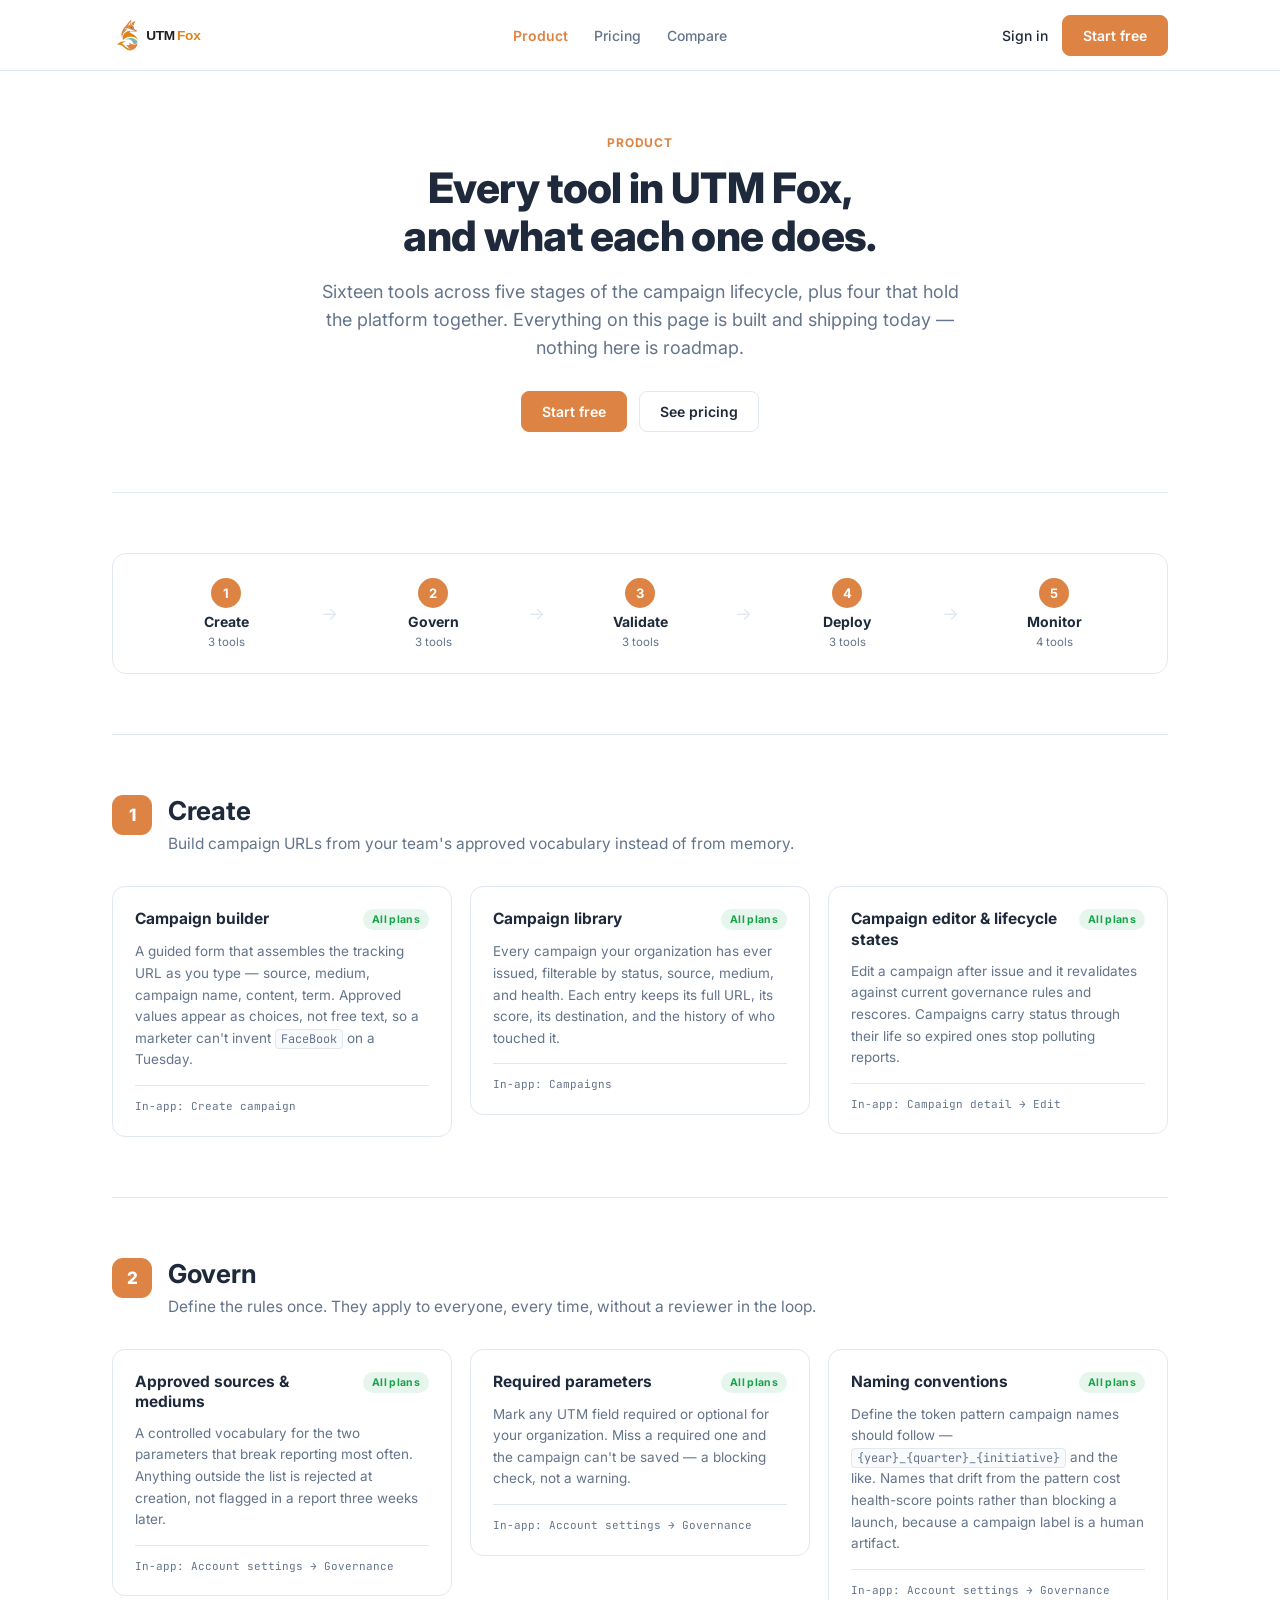
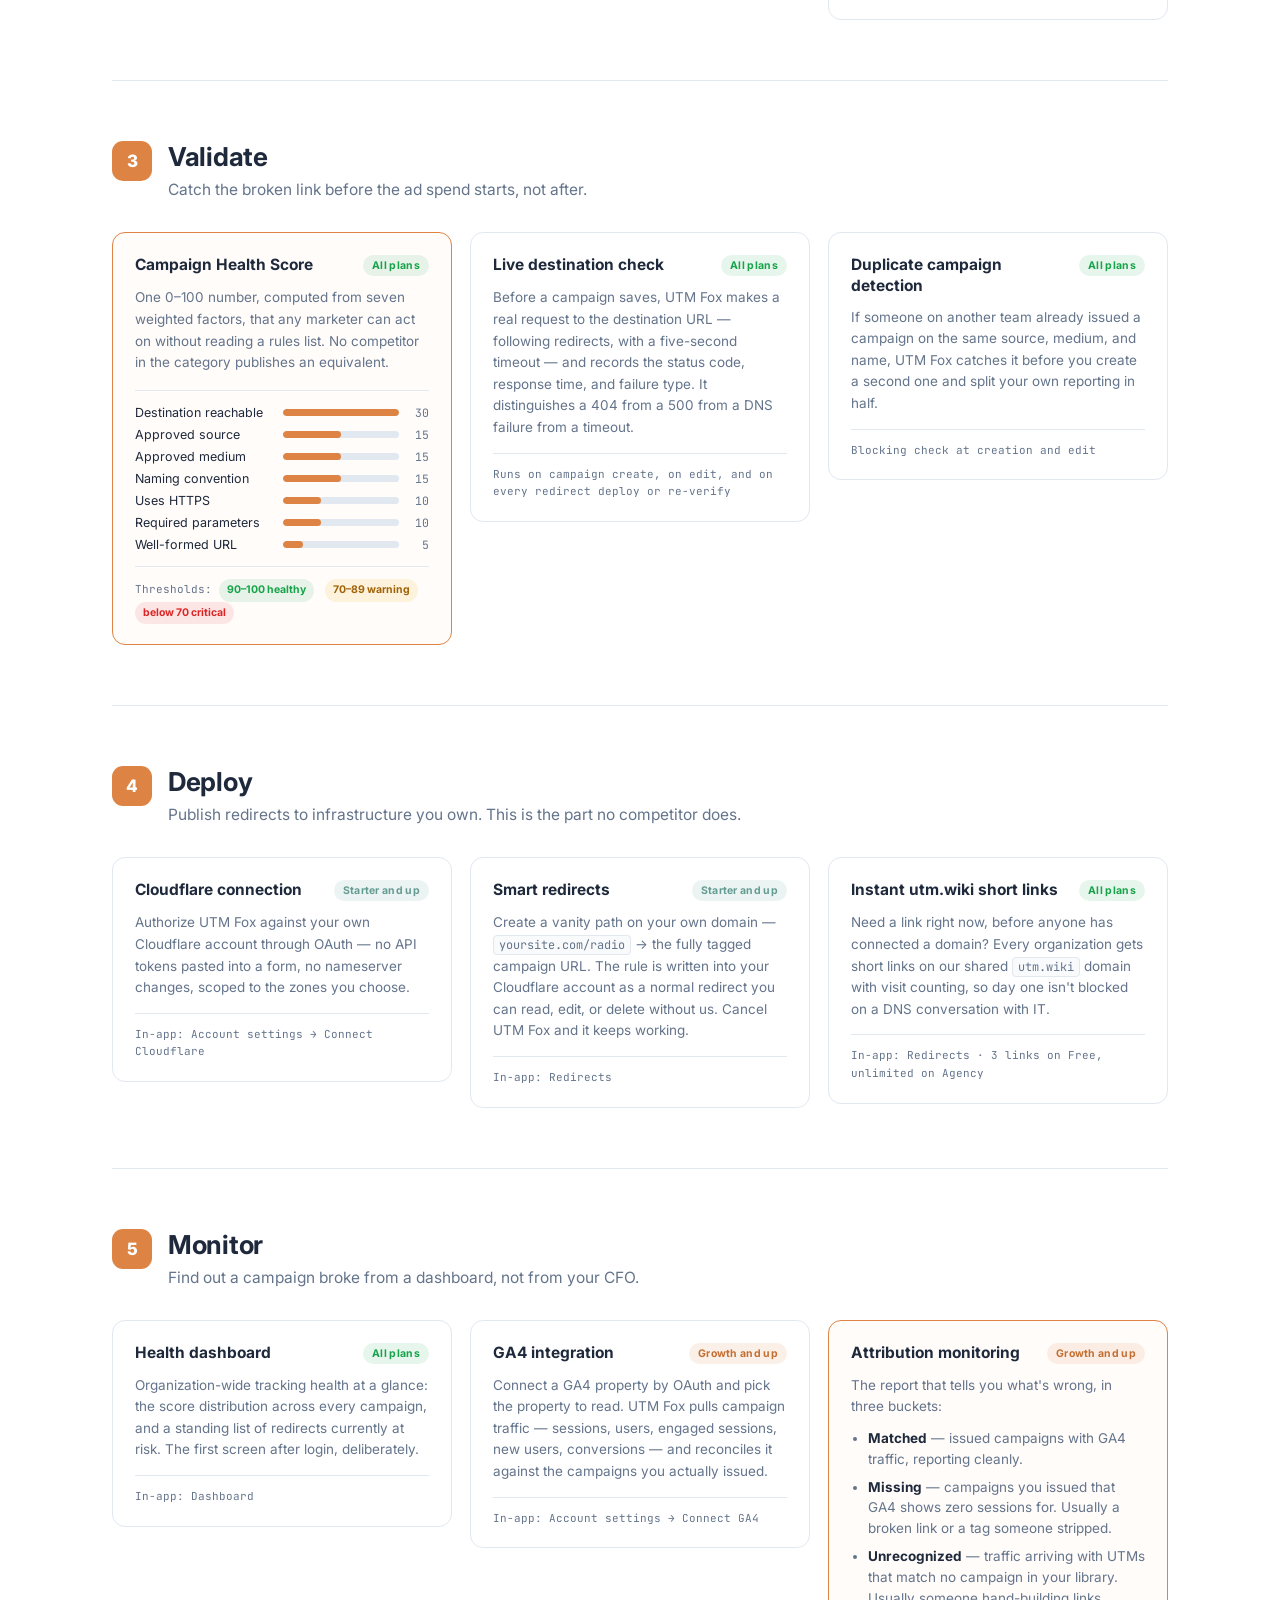
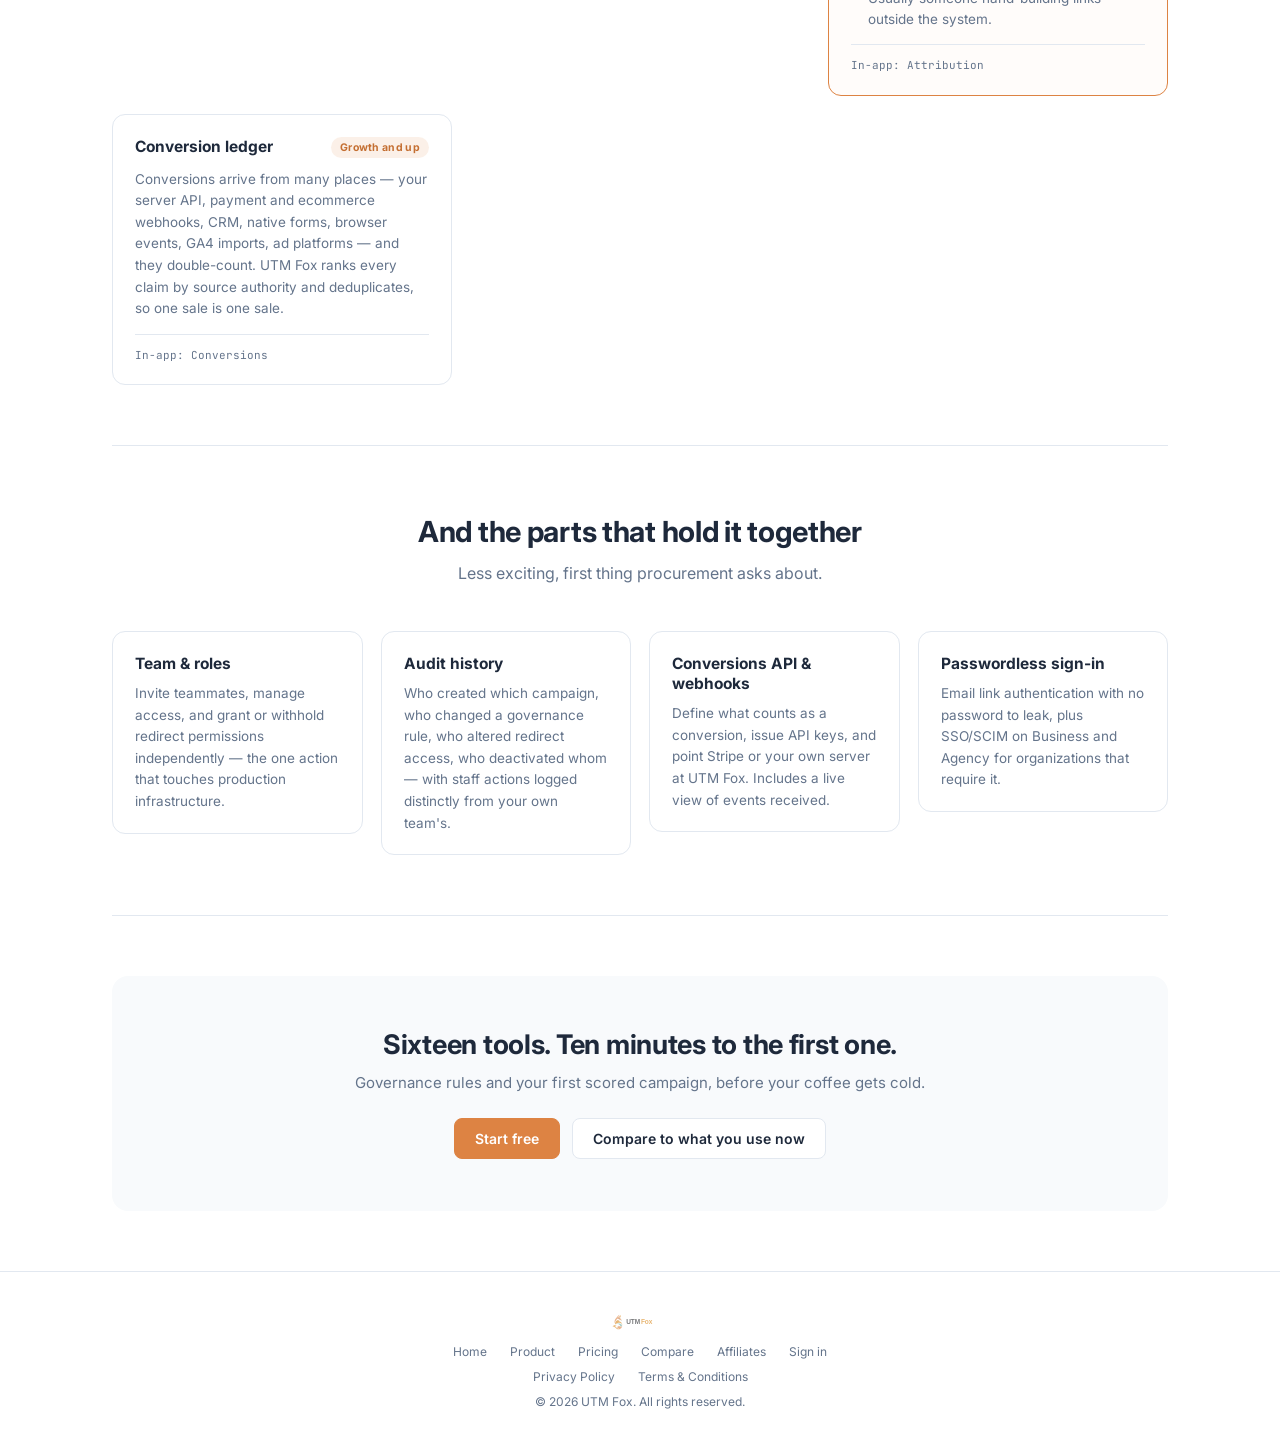
<file: product/index.html>
<!DOCTYPE html>
<html lang="en">
<head>
<!-- Google tag (gtag.js) -->
<script async src="https://www.googletagmanager.com/gtag/js?id=G-CB16V89D32"></script>
<script>
  window.dataLayer = window.dataLayer || [];
  function gtag(){dataLayer.push(arguments);}
  gtag('js', new Date());
  gtag('config', 'G-CB16V89D32');
</script>
<meta charset="UTF-8" />
<meta name="viewport" content="width=device-width, initial-scale=1" />
<title>Product — Every tool in UTM Fox</title>
<meta name="description" content="Sixteen tools across Create, Govern, Validate, Deploy and Monitor — campaign builder, governance rules, Campaign Health Score, Cloudflare smart redirects, GA4 attribution monitoring and a conversion ledger." />
<link rel="canonical" href="https://utmfox.com/product/" />
<meta property="og:title" content="Product — Every tool in UTM Fox" />
<meta property="og:description" content="Sixteen tools across Create, Govern, Validate, Deploy and Monitor — campaign builder, governance rules, Campaign Health Score, Cloudflare smart redirects, GA4 attribution monitoring and a conversion ledger." />
<meta property="og:type" content="website" />
<meta property="og:url" content="https://utmfox.com/product/" />
<link rel="icon" type="image/png" href="/assets/favicon.png" />
<link rel="stylesheet" href="/assets/site.css" />
</head>
<body>

<header class="nav">
  <div class="nav-inner">
    <a href="/"><img class="logo" src="/assets/logo.svg" alt="UTM Fox" /></a>
    <nav class="nav-links" id="navLinks">
      <a href="/product/" class="current">Product</a>
      <a href="/pricing/">Pricing</a>
      <a href="/compare/">Compare</a>
    </nav>
    <div class="nav-cta">
      <a class="signin" href="https://app.utmfox.com/login">Sign in</a>
      <a class="btn-primary" href="https://app.utmfox.com/signup">Start free</a>
      <button class="nav-toggle" id="navToggle" aria-label="Menu">☰</button>
    </div>
  </div>
</header>

<div class="wrap">

  <section class="hero">
    <div class="eyebrow">Product</div>
    <h1 class="headline">Every tool in UTM Fox,<br/>and what each one does.</h1>
    <p class="subheadline">Sixteen tools across five stages of the campaign lifecycle, plus four that hold the platform together. Everything on this page is built and shipping today — nothing here is roadmap.</p>
    <div class="hero-ctas">
      <a class="btn-primary" href="https://app.utmfox.com/signup">Start free</a>
      <a class="btn-secondary" href="/pricing/">See pricing</a>
    </div>
  </section>
  <section>
    <div class="lifecycle">
      <a class="life-step" href="#create"><span class="life-num">1</span><span class="life-name">Create</span><span class="life-count">3 tools</span></a>
      <span class="life-arrow">→</span>
      <a class="life-step" href="#govern"><span class="life-num">2</span><span class="life-name">Govern</span><span class="life-count">3 tools</span></a>
      <span class="life-arrow">→</span>
      <a class="life-step" href="#validate"><span class="life-num">3</span><span class="life-name">Validate</span><span class="life-count">3 tools</span></a>
      <span class="life-arrow">→</span>
      <a class="life-step" href="#deploy"><span class="life-num">4</span><span class="life-name">Deploy</span><span class="life-count">3 tools</span></a>
      <span class="life-arrow">→</span>
      <a class="life-step" href="#monitor"><span class="life-num">5</span><span class="life-name">Monitor</span><span class="life-count">4 tools</span></a>
    </div>
  </section>
  <section id="create">
    <div class="stage-head">
      <div class="stage-badge">1</div>
      <div>
        <h2>Create</h2>
        <p>Build campaign URLs from your team's approved vocabulary instead of from memory.</p>
      </div>
    </div>
    <div class="tool-grid">
      <div class="tool">
        <div class="tool-top"><h3>Campaign builder</h3><span class="pill all">All plans</span></div>
        <p>A guided form that assembles the tracking URL as you type — source, medium, campaign name, content, term. Approved values appear as choices, not free text, so a marketer can't invent <code>FaceBook</code> on a Tuesday.</p>
        <div class="tool-meta">In-app: Create campaign</div>
      </div>
      <div class="tool">
        <div class="tool-top"><h3>Campaign library</h3><span class="pill all">All plans</span></div>
        <p>Every campaign your organization has ever issued, filterable by status, source, medium, and health. Each entry keeps its full URL, its score, its destination, and the history of who touched it.</p>
        <div class="tool-meta">In-app: Campaigns</div>
      </div>
      <div class="tool">
        <div class="tool-top"><h3>Campaign editor &amp; lifecycle states</h3><span class="pill all">All plans</span></div>
        <p>Edit a campaign after issue and it revalidates against current governance rules and rescores. Campaigns carry status through their life so expired ones stop polluting reports.</p>
        <div class="tool-meta">In-app: Campaign detail → Edit</div>
      </div>
    </div>
  </section>
  <section id="govern">
    <div class="stage-head">
      <div class="stage-badge">2</div>
      <div>
        <h2>Govern</h2>
        <p>Define the rules once. They apply to everyone, every time, without a reviewer in the loop.</p>
      </div>
    </div>
    <div class="tool-grid">
      <div class="tool">
        <div class="tool-top"><h3>Approved sources &amp; mediums</h3><span class="pill all">All plans</span></div>
        <p>A controlled vocabulary for the two parameters that break reporting most often. Anything outside the list is rejected at creation, not flagged in a report three weeks later.</p>
        <div class="tool-meta">In-app: Account settings → Governance</div>
      </div>
      <div class="tool">
        <div class="tool-top"><h3>Required parameters</h3><span class="pill all">All plans</span></div>
        <p>Mark any UTM field required or optional for your organization. Miss a required one and the campaign can't be saved — a blocking check, not a warning.</p>
        <div class="tool-meta">In-app: Account settings → Governance</div>
      </div>
      <div class="tool">
        <div class="tool-top"><h3>Naming conventions</h3><span class="pill all">All plans</span></div>
        <p>Define the token pattern campaign names should follow — <code>{year}_{quarter}_{initiative}</code> and the like. Names that drift from the pattern cost health-score points rather than blocking a launch, because a campaign label is a human artifact.</p>
        <div class="tool-meta">In-app: Account settings → Governance</div>
      </div>
    </div>
  </section>
  <section id="validate">
    <div class="stage-head">
      <div class="stage-badge">3</div>
      <div>
        <h2>Validate</h2>
        <p>Catch the broken link before the ad spend starts, not after.</p>
      </div>
    </div>
    <div class="tool-grid two">
      <div class="tool feature">
        <div class="tool-top"><h3>Campaign Health Score</h3><span class="pill all">All plans</span></div>
        <p>One 0–100 number, computed from seven weighted factors, that any marketer can act on without reading a rules list. No competitor in the category publishes an equivalent.</p>
        <div class="score-breakdown">
          <div class="score-row"><span class="score-factor">Destination reachable</span><span class="score-bar"><span style="width:100%"></span></span><span class="score-weight">30</span></div>
          <div class="score-row"><span class="score-factor">Approved source</span><span class="score-bar"><span style="width:50%"></span></span><span class="score-weight">15</span></div>
          <div class="score-row"><span class="score-factor">Approved medium</span><span class="score-bar"><span style="width:50%"></span></span><span class="score-weight">15</span></div>
          <div class="score-row"><span class="score-factor">Naming convention</span><span class="score-bar"><span style="width:50%"></span></span><span class="score-weight">15</span></div>
          <div class="score-row"><span class="score-factor">Uses HTTPS</span><span class="score-bar"><span style="width:33%"></span></span><span class="score-weight">10</span></div>
          <div class="score-row"><span class="score-factor">Required parameters</span><span class="score-bar"><span style="width:33%"></span></span><span class="score-weight">10</span></div>
          <div class="score-row"><span class="score-factor">Well-formed URL</span><span class="score-bar"><span style="width:17%"></span></span><span class="score-weight">5</span></div>
        </div>
        <div class="tool-meta">Thresholds: <span class="chip healthy">90–100 healthy</span> <span class="chip warning">70–89 warning</span> <span class="chip critical">below 70 critical</span></div>
      </div>
      <div class="tool">
        <div class="tool-top"><h3>Live destination check</h3><span class="pill all">All plans</span></div>
        <p>Before a campaign saves, UTM Fox makes a real request to the destination URL — following redirects, with a five-second timeout — and records the status code, response time, and failure type. It distinguishes a 404 from a 500 from a DNS failure from a timeout.</p>
        <div class="tool-meta">Runs on campaign create, on edit, and on every redirect deploy or re-verify</div>
      </div>
      <div class="tool">
        <div class="tool-top"><h3>Duplicate campaign detection</h3><span class="pill all">All plans</span></div>
        <p>If someone on another team already issued a campaign on the same source, medium, and name, UTM Fox catches it before you create a second one and split your own reporting in half.</p>
        <div class="tool-meta">Blocking check at creation and edit</div>
      </div>
    </div>
  </section>
  <section id="deploy">
    <div class="stage-head">
      <div class="stage-badge">4</div>
      <div>
        <h2>Deploy</h2>
        <p>Publish redirects to infrastructure you own. This is the part no competitor does.</p>
      </div>
    </div>
    <div class="tool-grid">
      <div class="tool">
        <div class="tool-top"><h3>Cloudflare connection</h3><span class="pill starter"><span data-uf-plan="starter">Starter</span> and up</span></div>
        <p>Authorize UTM Fox against your own Cloudflare account through OAuth — no API tokens pasted into a form, no nameserver changes, scoped to the zones you choose.</p>
        <div class="tool-meta">In-app: Account settings → Connect Cloudflare</div>
      </div>
      <div class="tool">
        <div class="tool-top"><h3>Smart redirects</h3><span class="pill starter"><span data-uf-plan="starter">Starter</span> and up</span></div>
        <p>Create a vanity path on your own domain — <code>yoursite.com/radio</code> → the fully tagged campaign URL. The rule is written into your Cloudflare account as a normal redirect you can read, edit, or delete without us. Cancel UTM Fox and it keeps working.</p>
        <div class="tool-meta">In-app: Redirects</div>
      </div>
      <div class="tool">
        <div class="tool-top"><h3>Instant utm.wiki short links</h3><span class="pill all">All plans</span></div>
        <p>Need a link right now, before anyone has connected a domain? Every organization gets short links on our shared <code>utm.wiki</code> domain with visit counting, so day one isn't blocked on a DNS conversation with IT.</p>
        <div class="tool-meta">In-app: Redirects · <span data-uf-limit="free:utm_wiki_max_links">3</span> links on <span data-uf-plan="free">Free</span>, unlimited on <span data-uf-plan="agency">Agency</span></div>
      </div>
    </div>
  </section>
  <section id="monitor">
    <div class="stage-head">
      <div class="stage-badge">5</div>
      <div>
        <h2>Monitor</h2>
        <p>Find out a campaign broke from a dashboard, not from your CFO.</p>
      </div>
    </div>
    <div class="tool-grid">
      <div class="tool">
        <div class="tool-top"><h3>Health dashboard</h3><span class="pill all">All plans</span></div>
        <p>Organization-wide tracking health at a glance: the score distribution across every campaign, and a standing list of redirects currently at risk. The first screen after login, deliberately.</p>
        <div class="tool-meta">In-app: Dashboard</div>
      </div>
      <div class="tool">
        <div class="tool-top"><h3>GA4 integration</h3><span class="pill growth"><span data-uf-plan="growth">Growth</span> and up</span></div>
        <p>Connect a GA4 property by OAuth and pick the property to read. UTM Fox pulls campaign traffic — sessions, users, engaged sessions, new users, conversions — and reconciles it against the campaigns you actually issued.</p>
        <div class="tool-meta">In-app: Account settings → Connect GA4</div>
      </div>
      <div class="tool feature">
        <div class="tool-top"><h3>Attribution monitoring</h3><span class="pill growth"><span data-uf-plan="growth">Growth</span> and up</span></div>
        <p>The report that tells you what's wrong, in three buckets:</p>
        <ul class="tool-list">
          <li><strong>Matched</strong> — issued campaigns with GA4 traffic, reporting cleanly.</li>
          <li><strong>Missing</strong> — campaigns you issued that GA4 shows zero sessions for. Usually a broken link or a tag someone stripped.</li>
          <li><strong>Unrecognized</strong> — traffic arriving with UTMs that match no campaign in your library. Usually someone hand-building links outside the system.</li>
        </ul>
        <div class="tool-meta">In-app: Attribution</div>
      </div>
      <div class="tool">
        <div class="tool-top"><h3>Conversion ledger</h3><span class="pill growth"><span data-uf-plan="growth">Growth</span> and up</span></div>
        <p>Conversions arrive from many places — your server API, payment and ecommerce webhooks, CRM, native forms, browser events, GA4 imports, ad platforms — and they double-count. UTM Fox ranks every claim by source authority and deduplicates, so one sale is one sale.</p>
        <div class="tool-meta">In-app: Conversions</div>
      </div>
    </div>
  </section>
  <section>
    <div class="section-head">
      <h2>And the parts that hold it together</h2>
      <p>Less exciting, first thing procurement asks about.</p>
    </div>
    <div class="tool-grid four">
      <div class="tool small">
        <h3>Team &amp; roles</h3>
        <p>Invite teammates, manage access, and grant or withhold redirect permissions independently — the one action that touches production infrastructure.</p>
      </div>
      <div class="tool small">
        <h3>Audit history</h3>
        <p>Who created which campaign, who changed a governance rule, who altered redirect access, who deactivated whom — with staff actions logged distinctly from your own team's.</p>
      </div>
      <div class="tool small">
        <h3>Conversions API &amp; webhooks</h3>
        <p>Define what counts as a conversion, issue API keys, and point Stripe or your own server at UTM Fox. Includes a live view of events received.</p>
      </div>
      <div class="tool small">
        <h3>Passwordless sign-in</h3>
        <p>Email link authentication with no password to leak, plus SSO/SCIM on Business and Agency for organizations that require it.</p>
      </div>
    </div>
  </section>
  <section>
    <div class="final-cta">
      <h2>Sixteen tools. Ten minutes to the first one.</h2>
      <p>Governance rules and your first scored campaign, before your coffee gets cold.</p>
      <div class="hero-ctas">
      <a class="btn-primary" href="https://app.utmfox.com/signup">Start free</a>
      <a class="btn-secondary" href="/compare/">Compare to what you use now</a>
      </div>
    </div>
  </section>
</div>

<footer class="site">
  <img class="footer-logo" src="/assets/logo.svg" alt="UTM Fox" />
  <div class="footer-links">
    <a href="/">Home</a>
    <a href="/product/">Product</a>
    <a href="/pricing/">Pricing</a>
    <a href="/compare/">Compare</a>
    <a href="/affiliates/">Affiliates</a>
    <a href="https://app.utmfox.com/login">Sign in</a>
  </div>
  <div class="footer-links">
    <a href="/privacy-policy/">Privacy Policy</a>
    <a href="/terms-and-conditions/">Terms &amp; Conditions</a>
  </div>
  <div>&copy; 2026 UTM Fox. All rights reserved.</div>
</footer>
<script>
  var t = document.getElementById('navToggle');
  if (t) t.addEventListener('click', function () {
    document.getElementById('navLinks').classList.toggle('open');
  });
</script>

<script src="/assets/uf-live-pricing.js" defer></script>
</body>
</html>
</file>
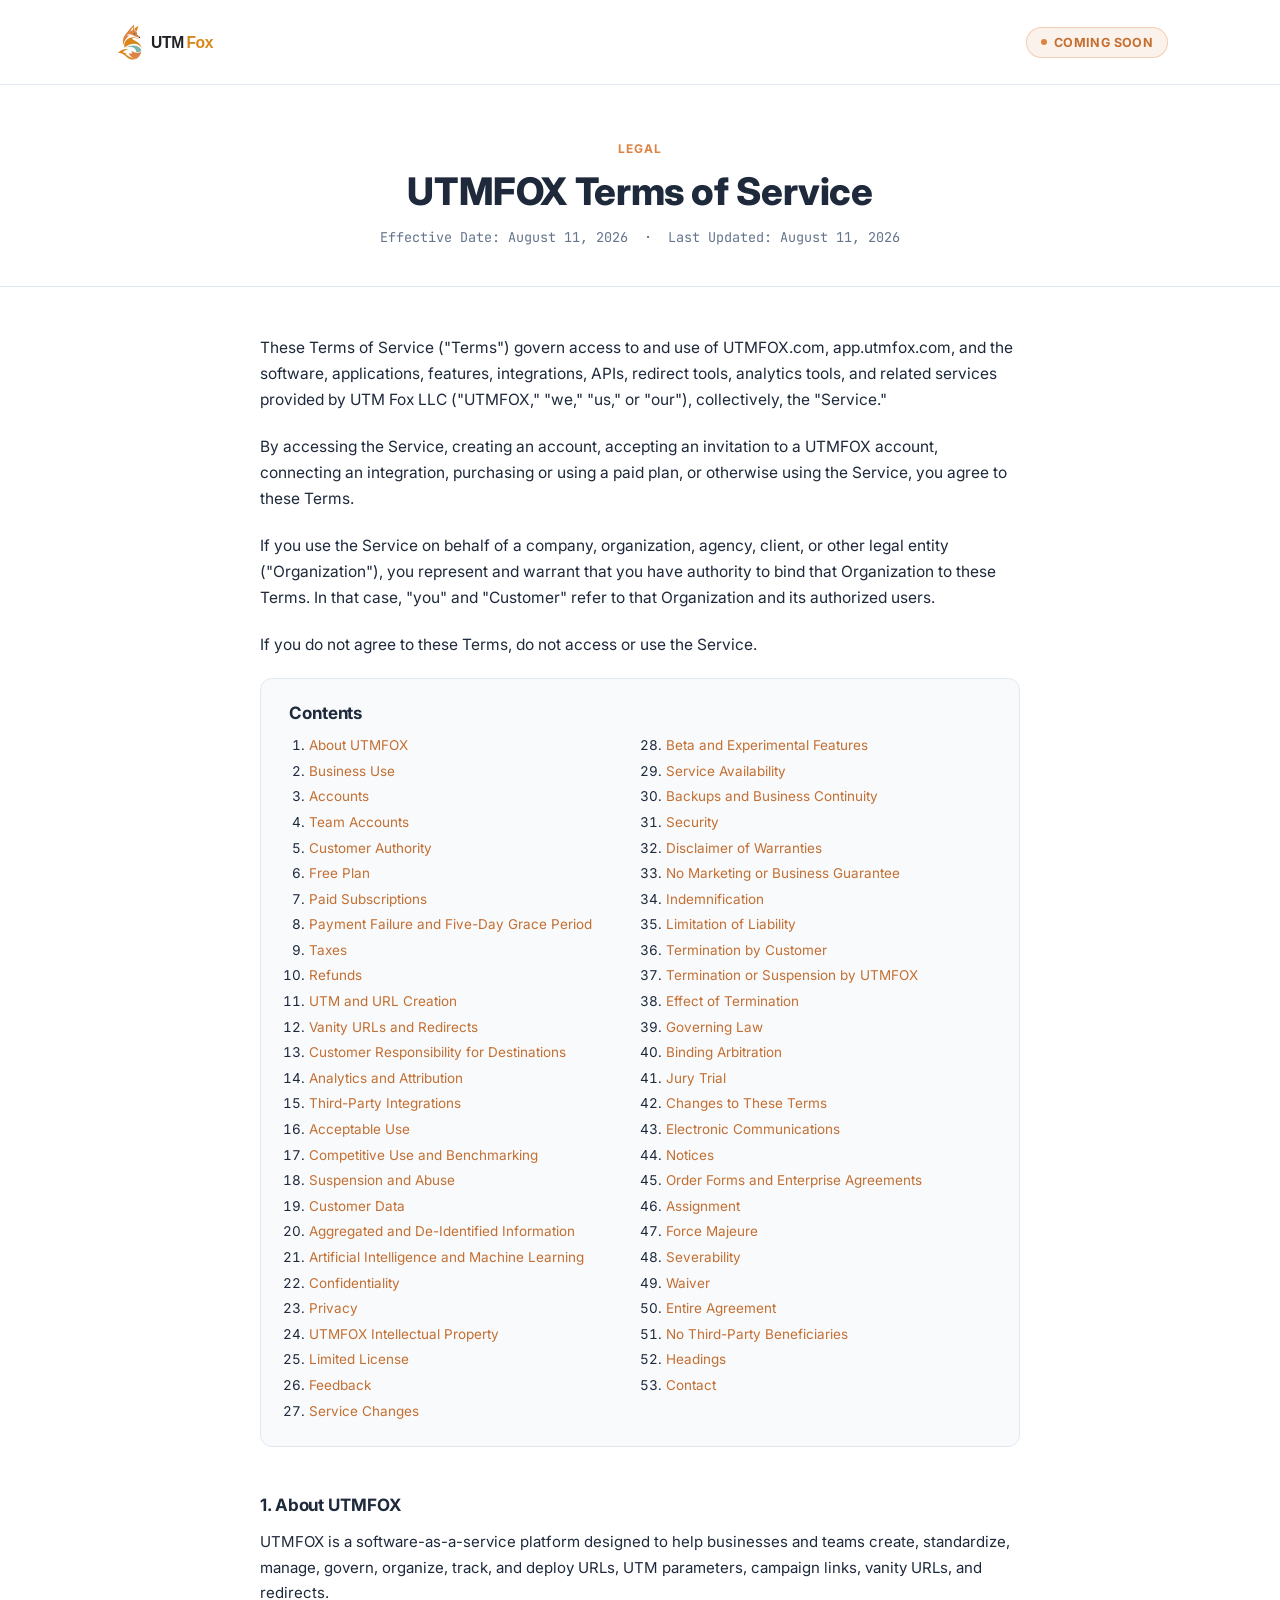
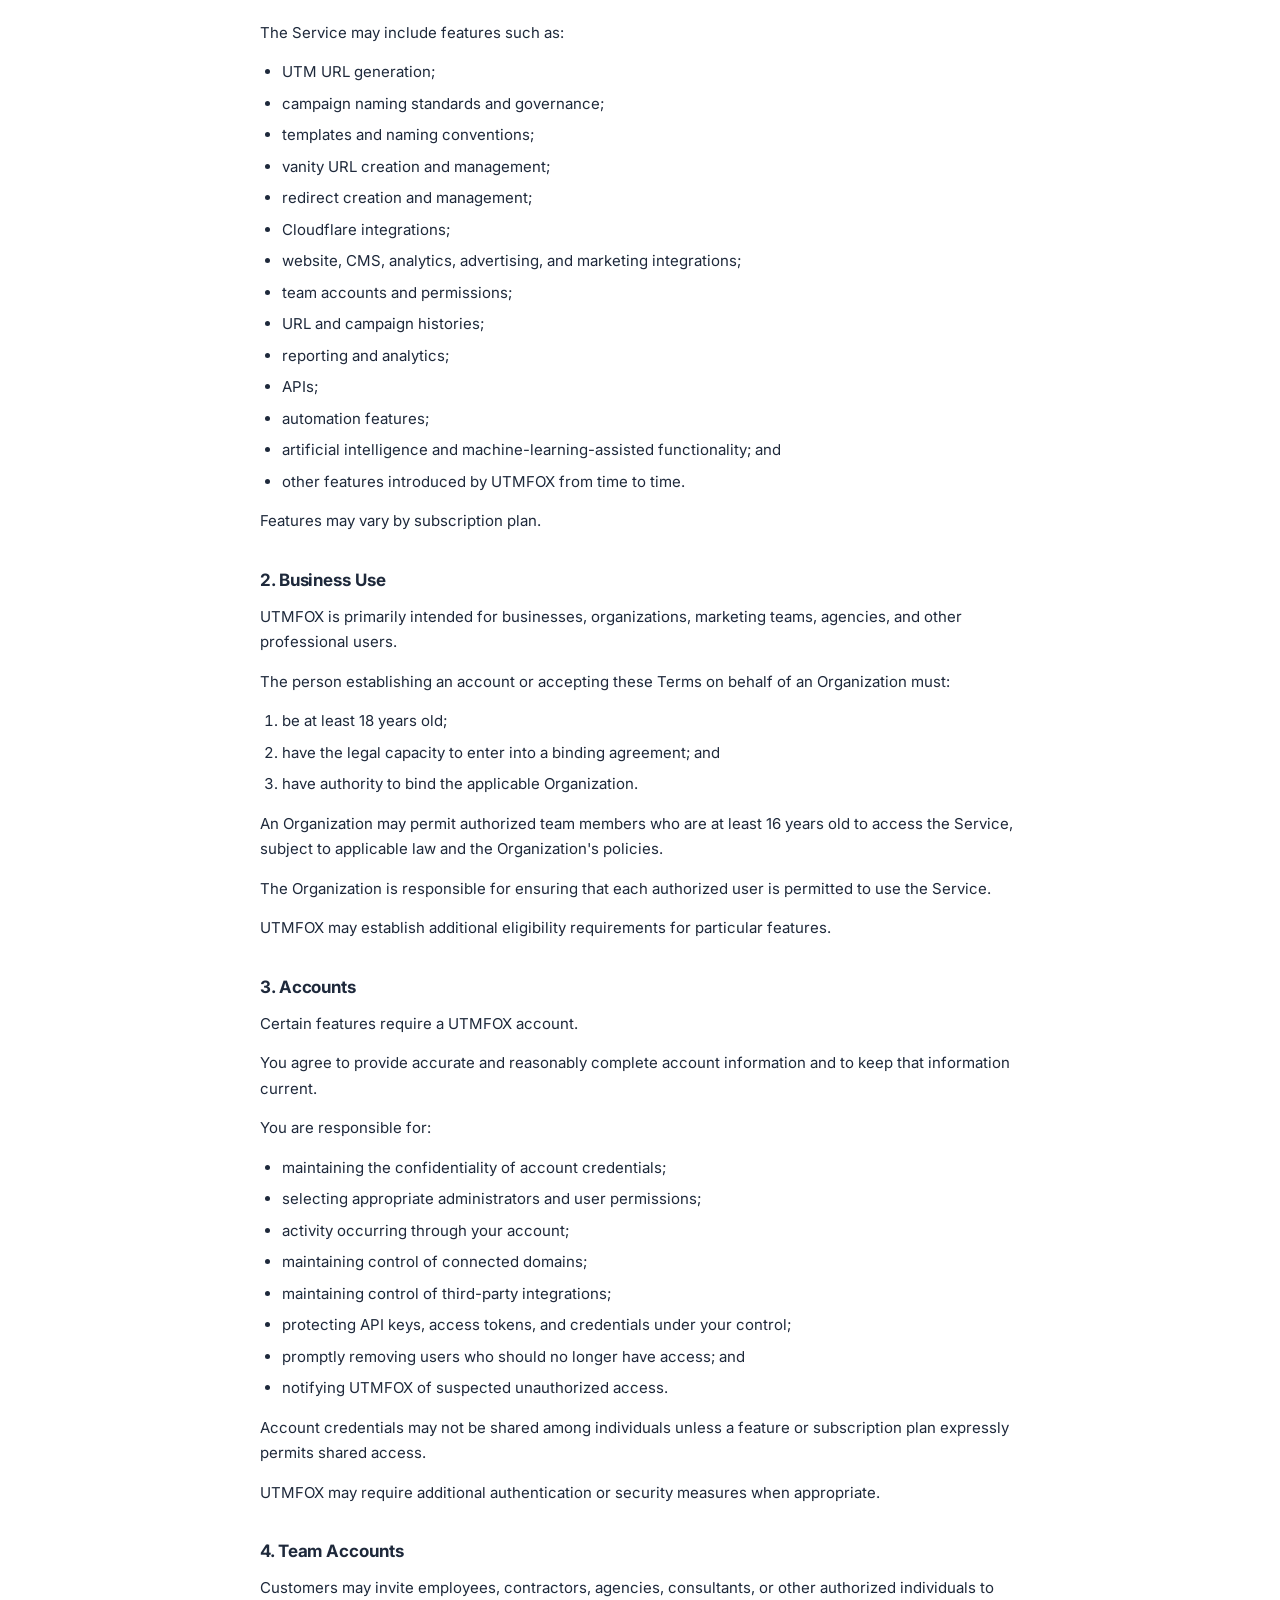
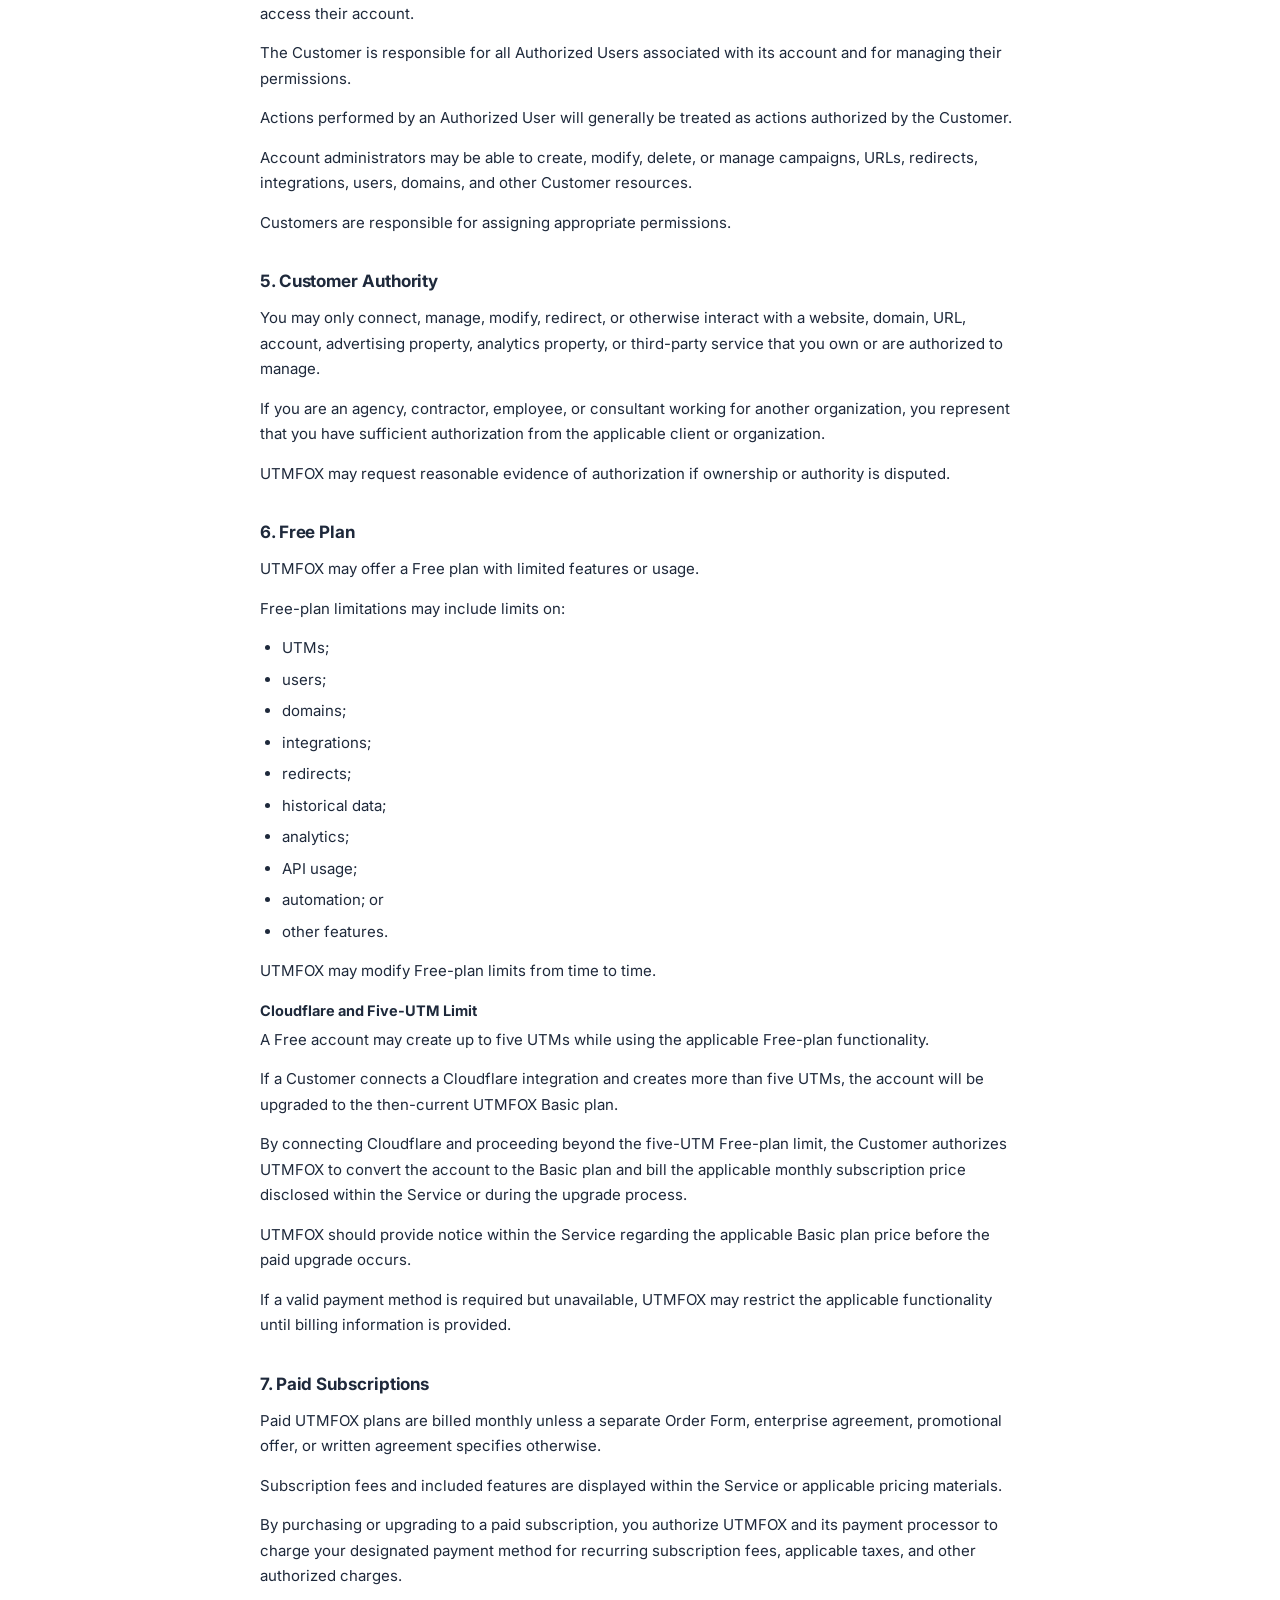
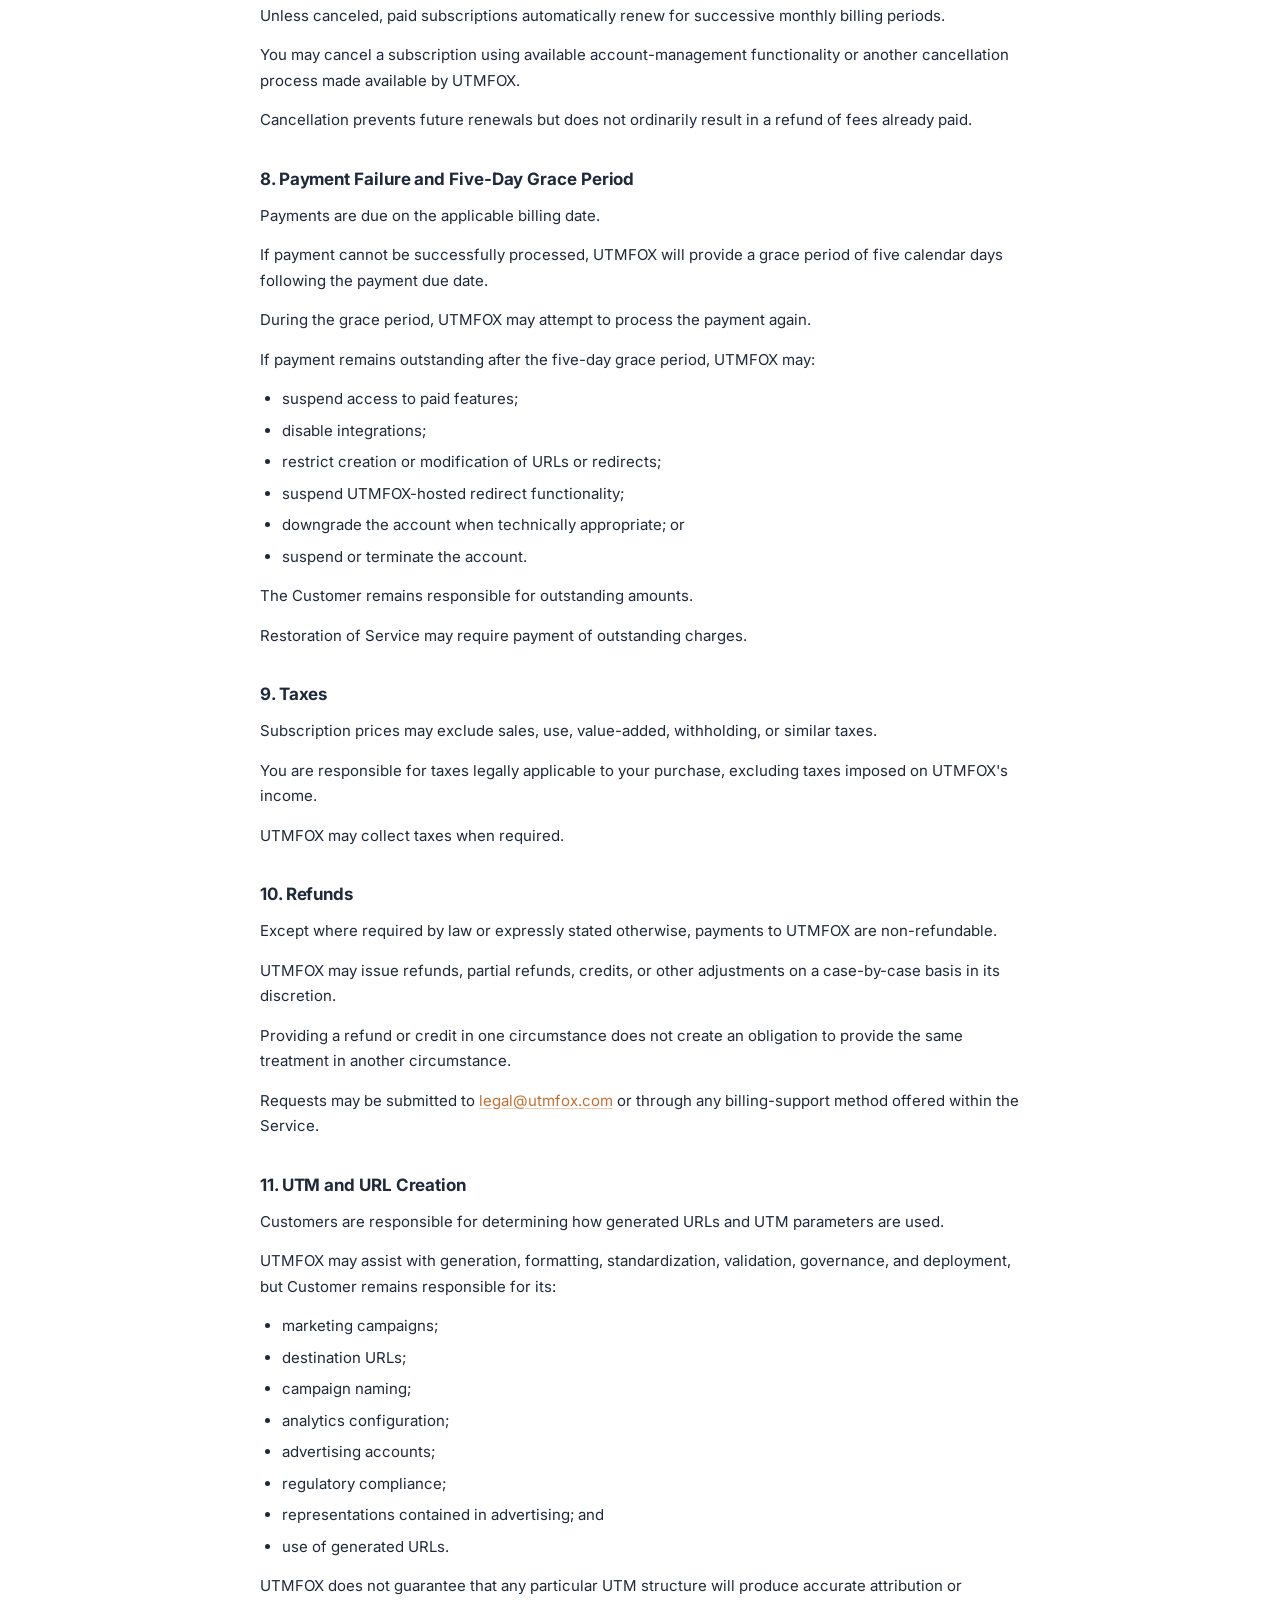
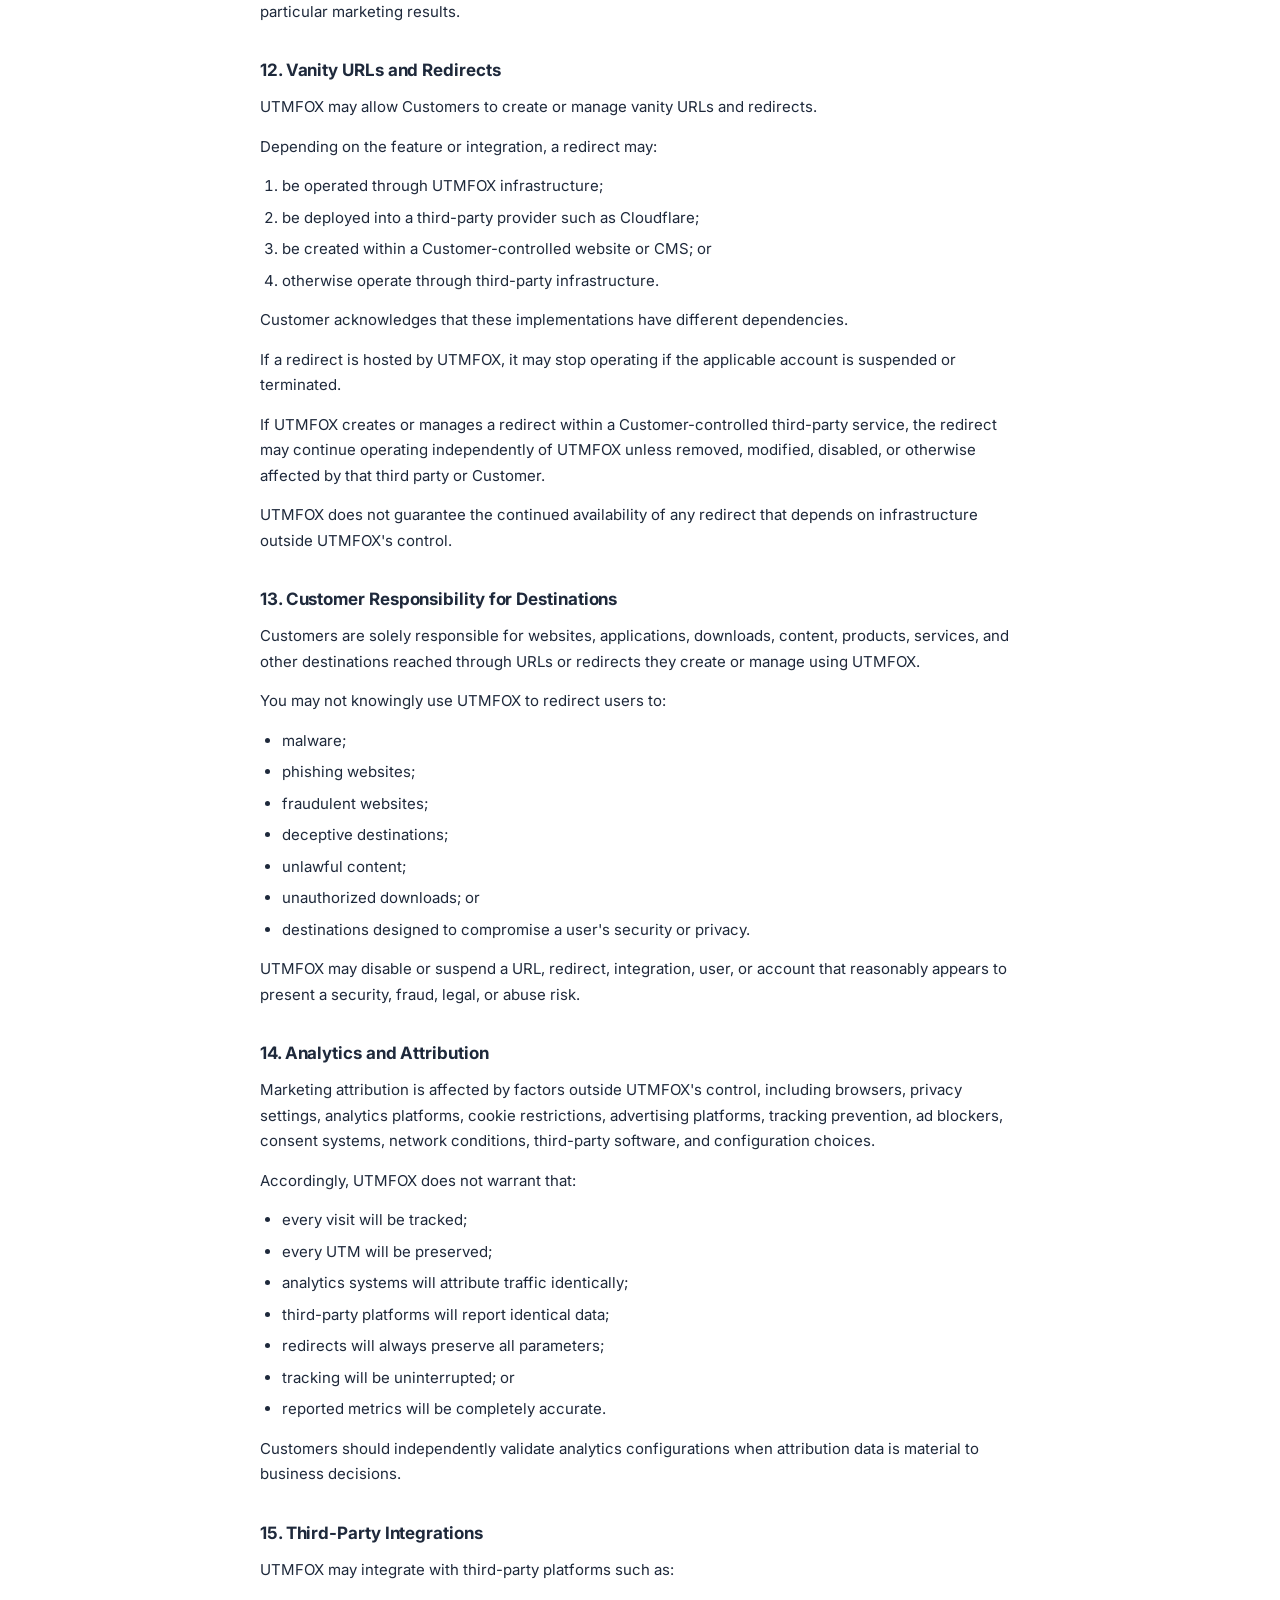
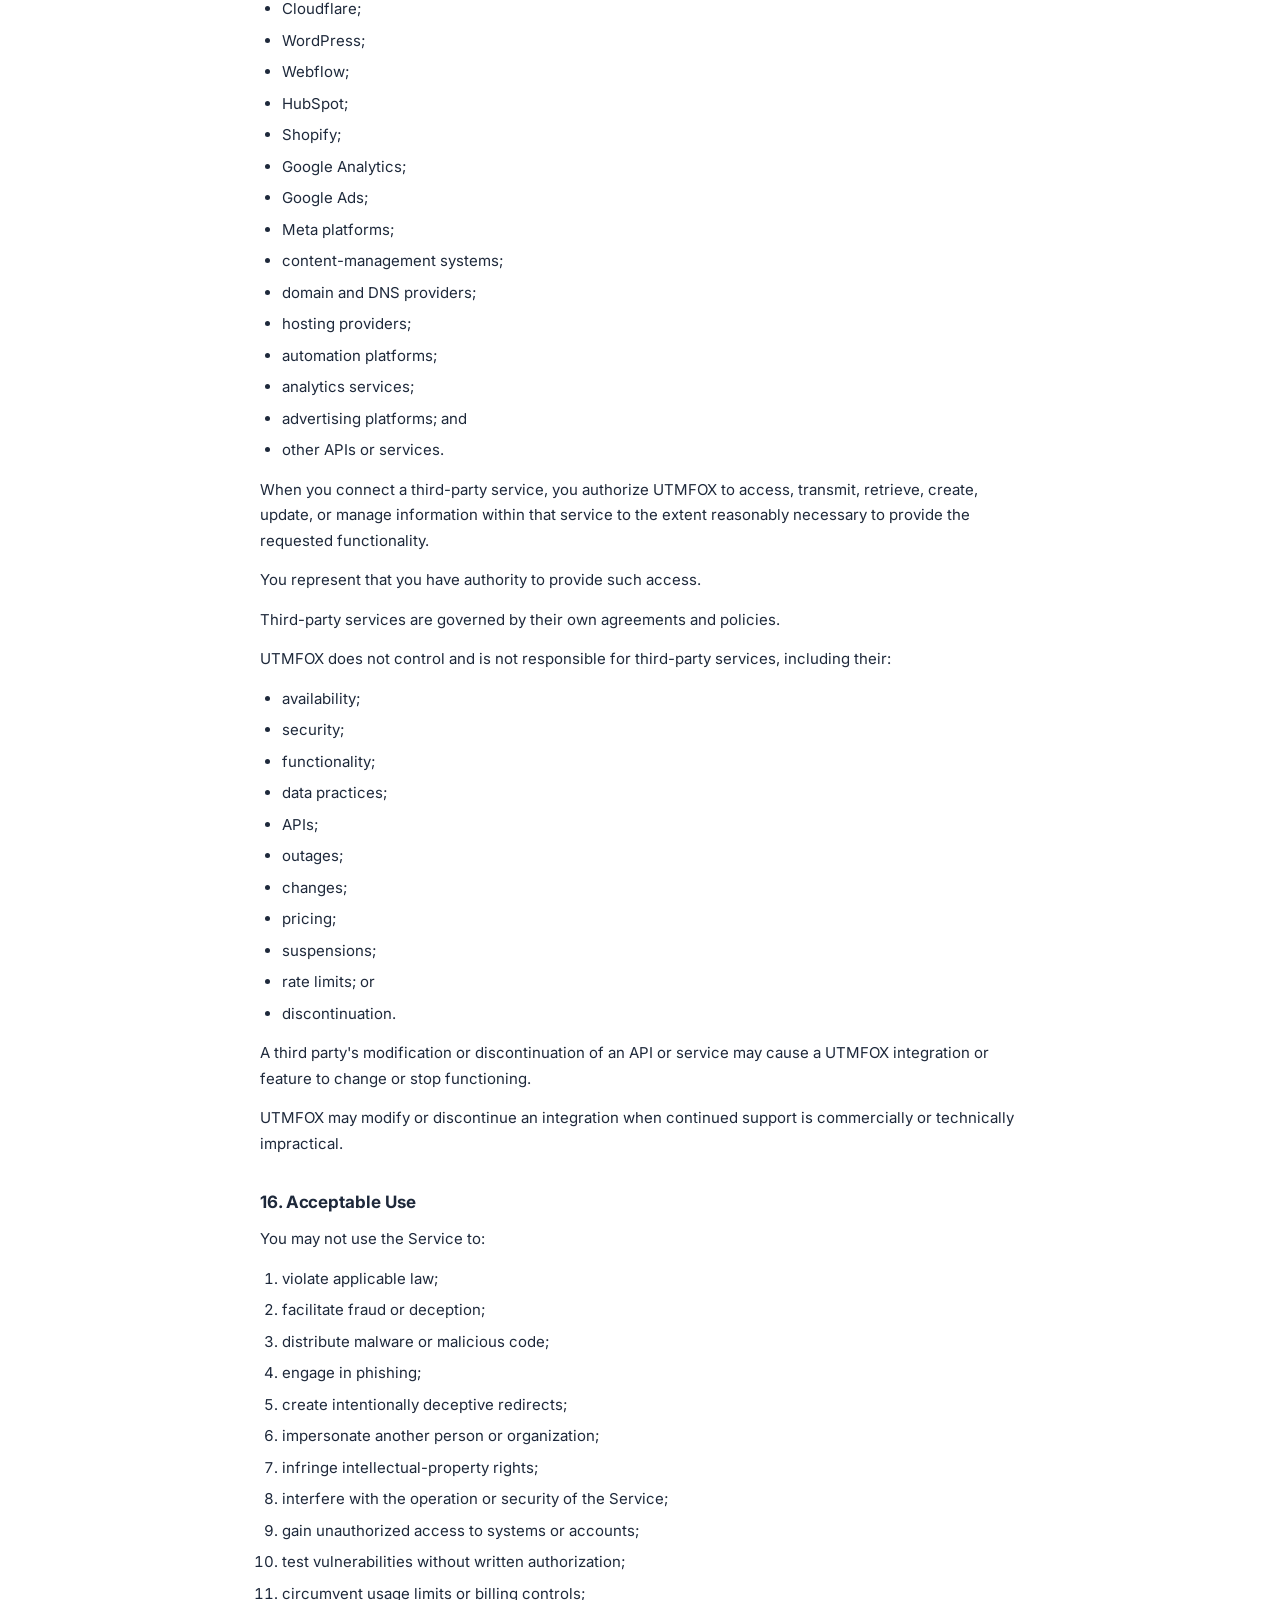
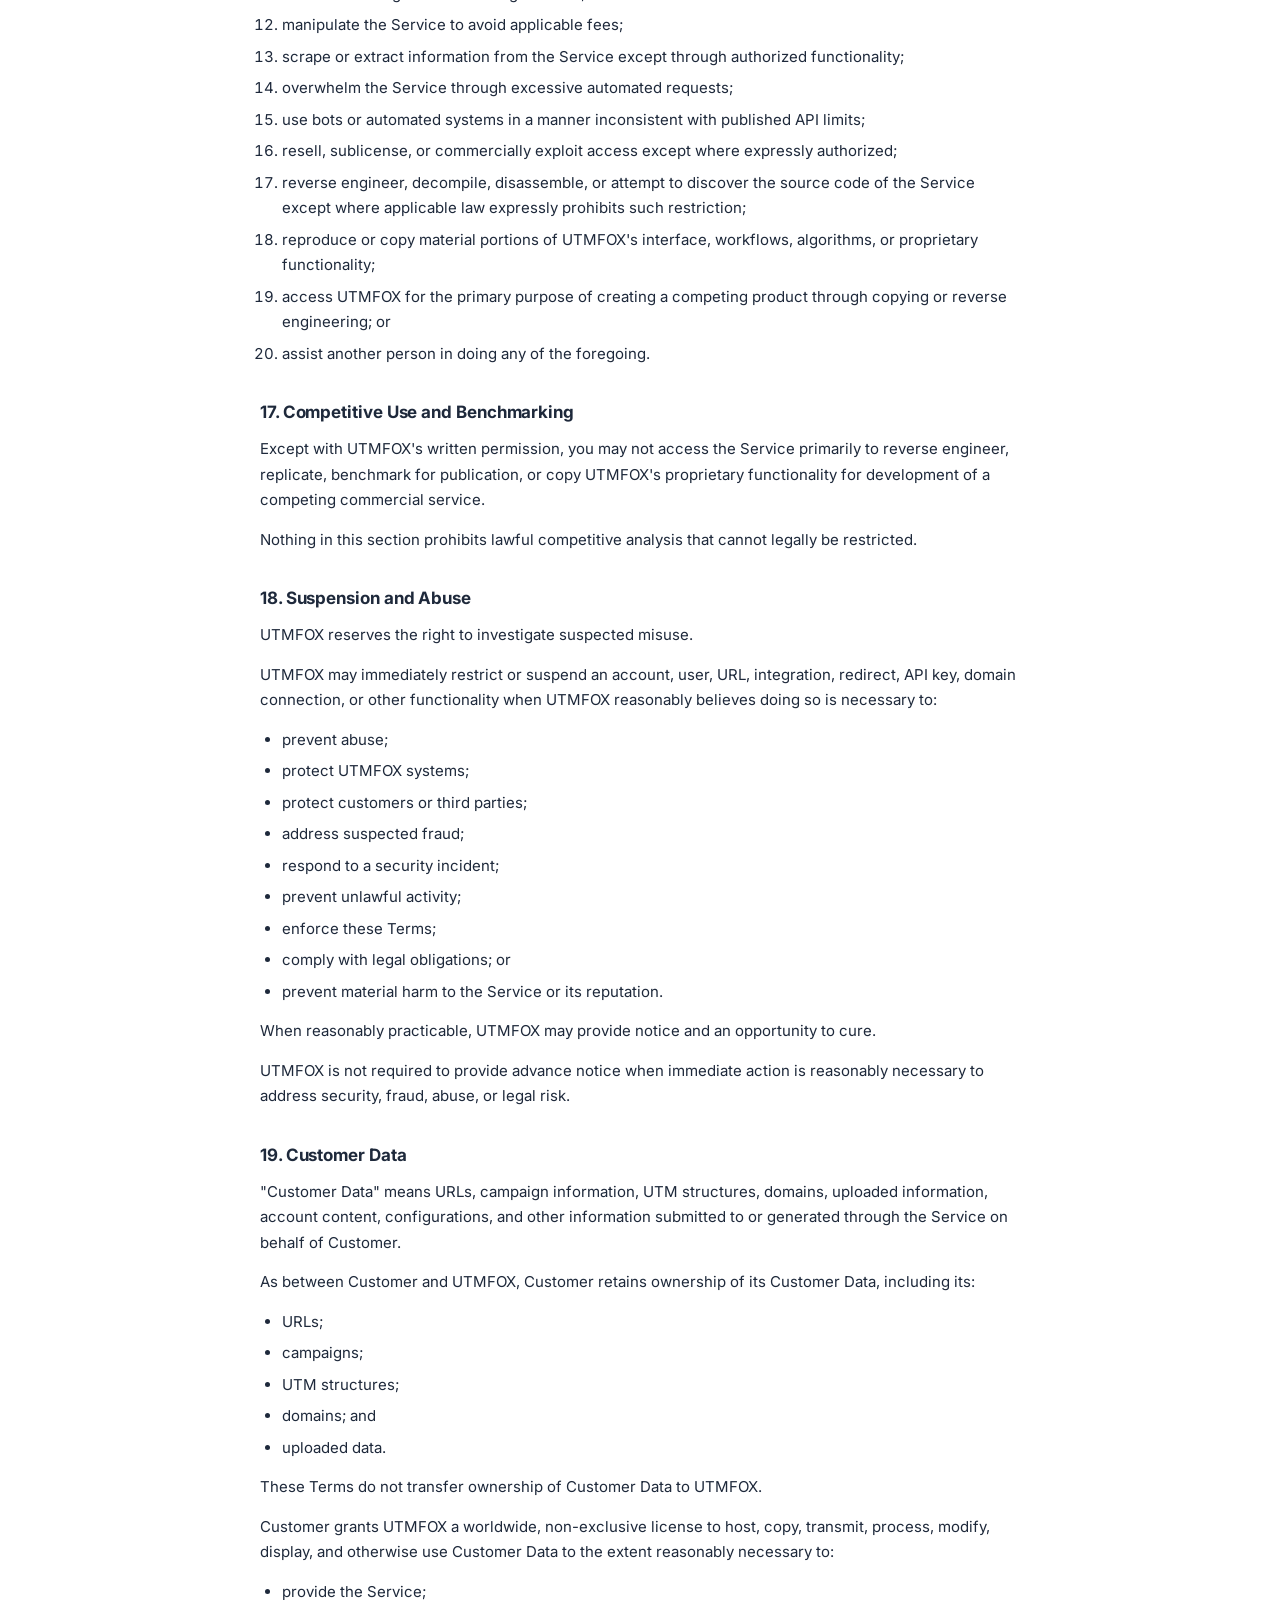
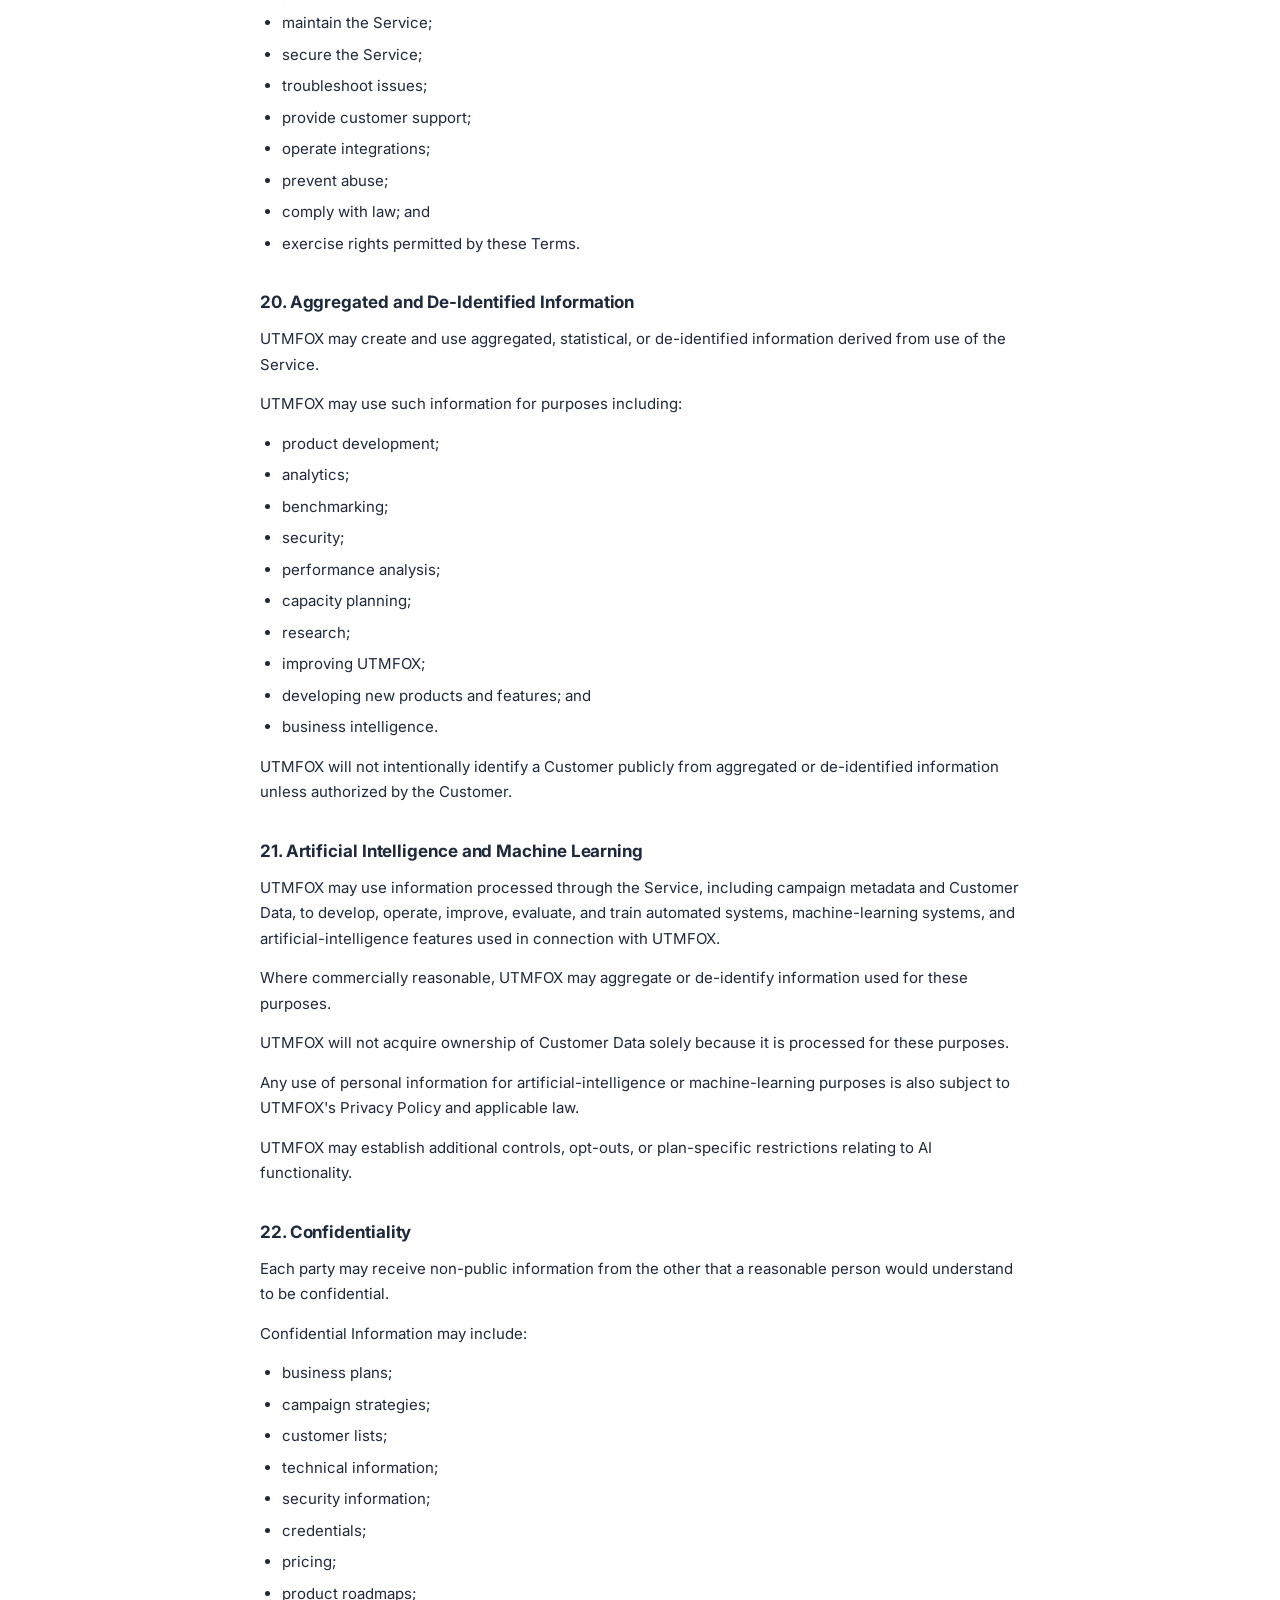
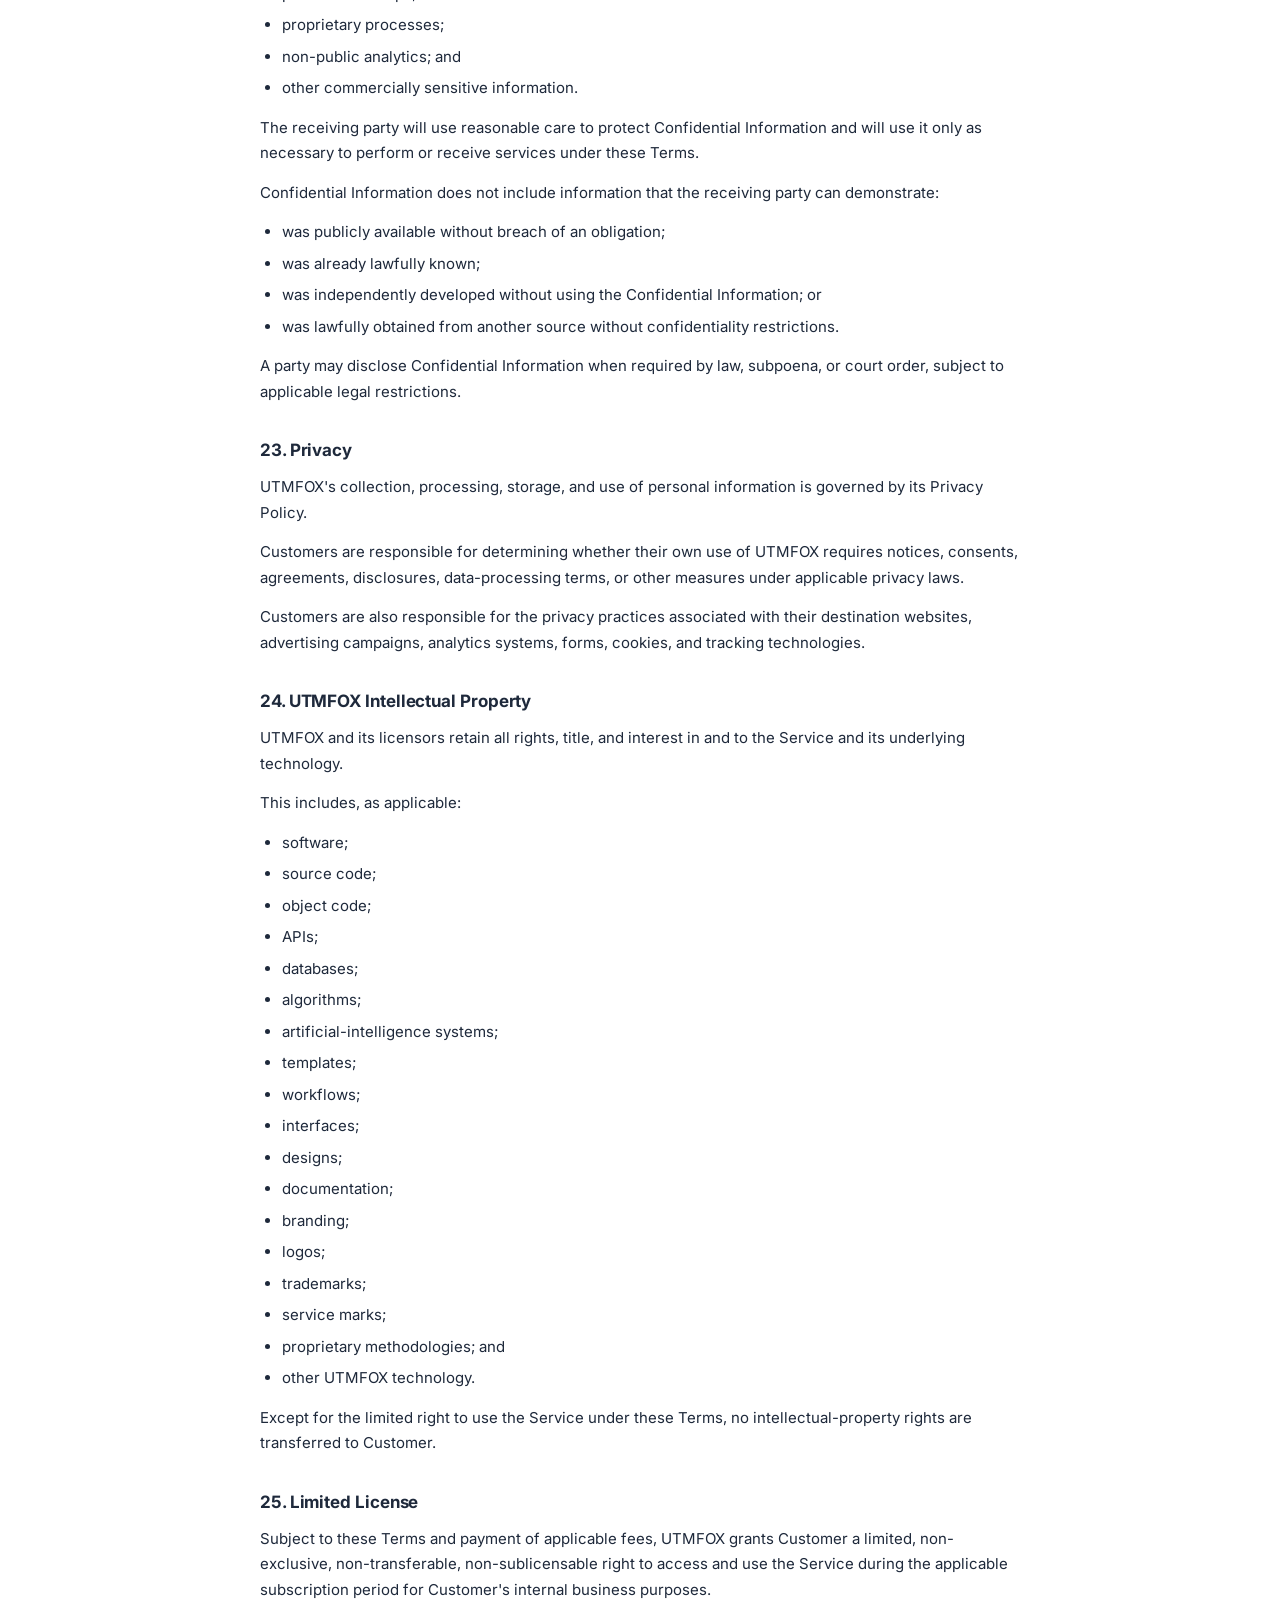
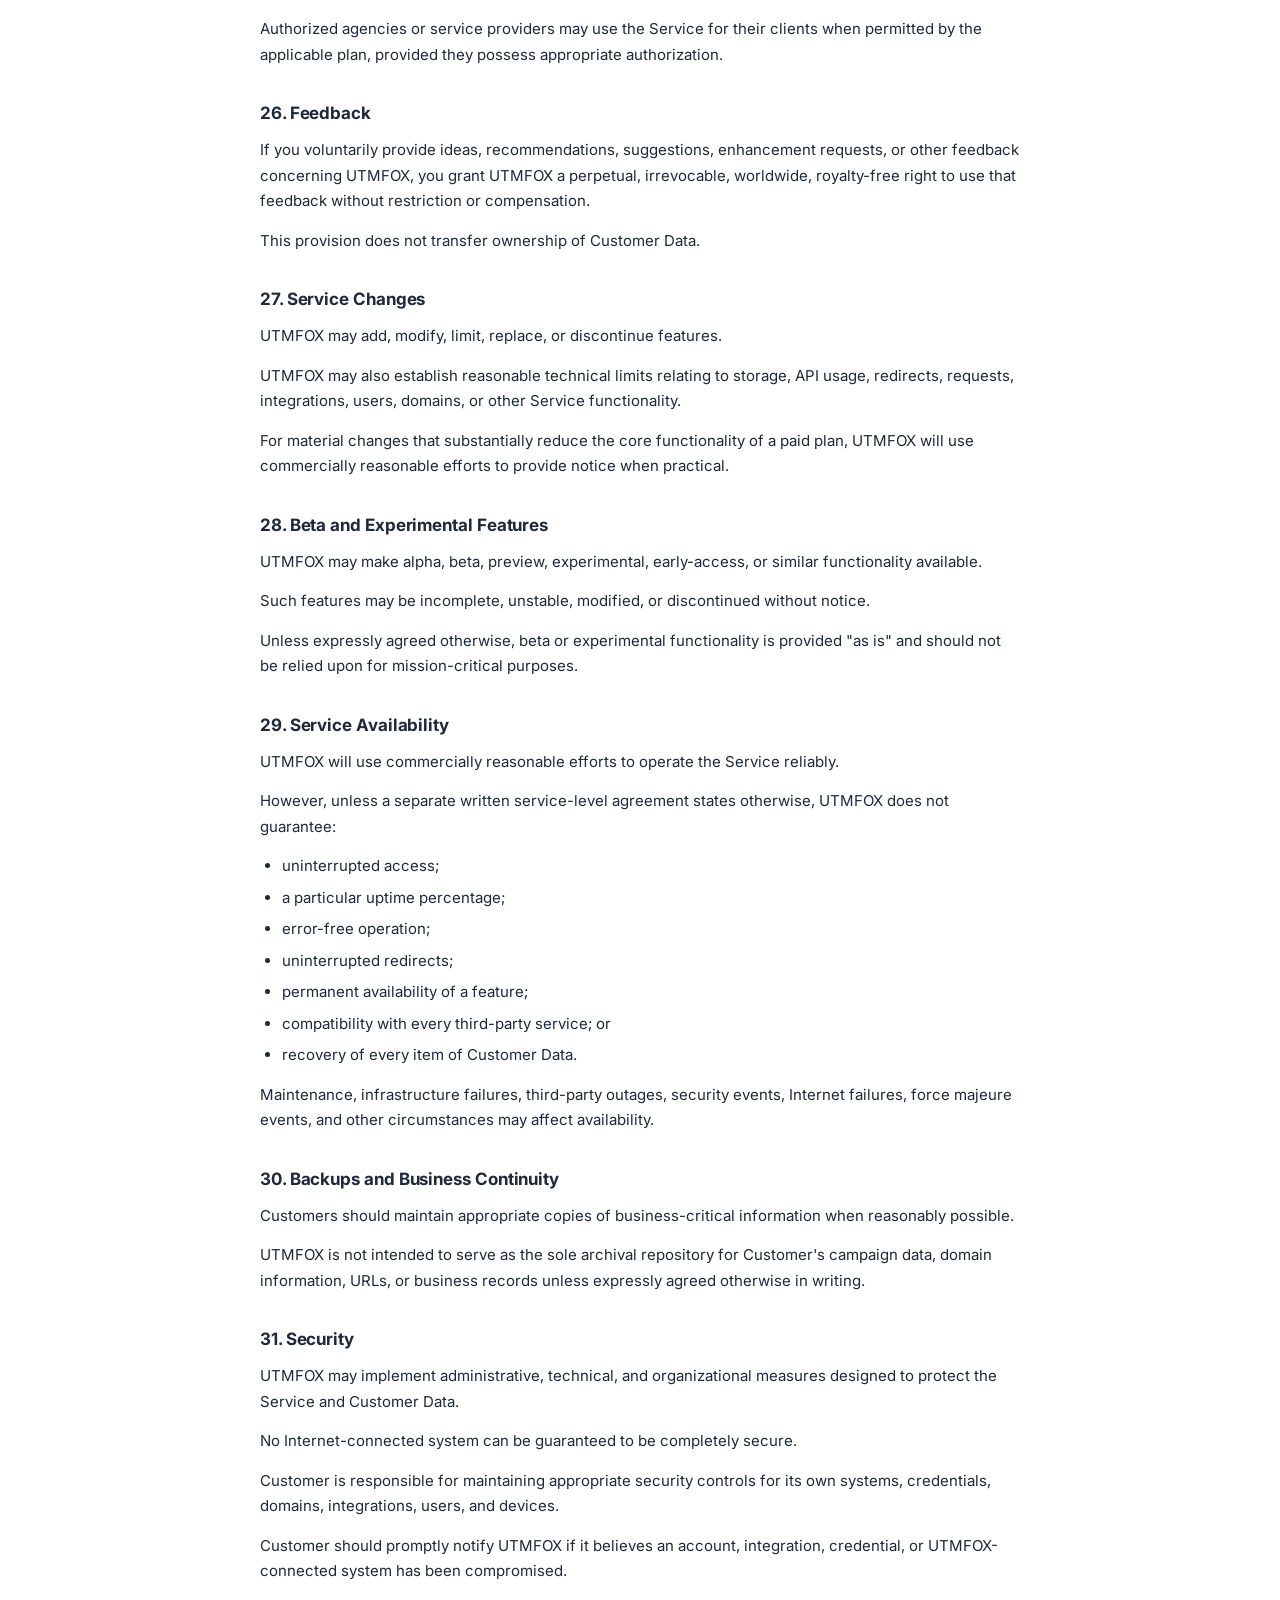
<file: terms-and-conditions/index.html>
<!DOCTYPE html>
<html lang="en">
<head>
<!-- Google tag (gtag.js) -->
<script async src="https://www.googletagmanager.com/gtag/js?id=G-CB16V89D32"></script>
<script>
  window.dataLayer = window.dataLayer || [];
  function gtag(){dataLayer.push(arguments);}
  gtag('js', new Date());

  gtag('config', 'G-CB16V89D32');
</script>
<meta charset="UTF-8" />
<meta name="viewport" content="width=device-width, initial-scale=1" />
<title>Terms of Service — UTM Fox</title>
<meta name="description" content="UTM Fox Terms of Service — the terms governing access to and use of UTMFOX.com, app.utmfox.com, and the UTM Fox software and related services." />
<link rel="icon" type="image/png" href="../assets/favicon.png" />
<style>
@import url('https://fonts.googleapis.com/css2?family=Inter:wght@400;500;600;700;800&family=JetBrains+Mono:wght@400;500&display=swap');

:root {
  --copper: #dd8343;
  --copper-hover: #c46f32;
  --oxide: #7cb5ad;
  --oxide-hover: #649b92;
  --ink: #1e293b;
  --text-muted: #64748b;
  --surface: #ffffff;
  --surface-muted: #f8fafc;
  --border: #e2e8f0;
  --healthy: #16a34a;
  --healthy-bg: #16a34a1a;
  --font-ui: 'Inter', system-ui, -apple-system, sans-serif;
  --font-mono: 'JetBrains Mono', ui-monospace, monospace;
}
* { box-sizing: border-box; }
body { margin: 0; font-family: var(--font-ui); color: var(--ink); background: #fff; }
.wrap { max-width: 1120px; margin: 0 auto; padding: 0 32px; }

/* Nav */
header.nav { border-bottom: 1px solid var(--border); }
.nav-inner { max-width: 1120px; margin: 0 auto; padding: 18px 32px; display: flex; align-items: center; justify-content: space-between; }
.nav-inner a.logo-link { display: block; line-height: 0; }
.nav-inner img.logo { height: 48px; display: block; }
.coming-soon-pill {
  display: inline-flex; align-items: center; gap: 7px;
  background: #dd83431a; color: var(--copper-hover); border: 1px solid #dd834355;
  font-weight: 700; font-size: 12.5px; letter-spacing: 0.03em; text-transform: uppercase;
  padding: 7px 14px; border-radius: 20px; white-space: nowrap;
}
.coming-soon-pill .dot { width: 6px; height: 6px; border-radius: 50%; background: var(--copper); display: inline-block; }

/* Legal document header */
.legal-header { text-align: center; padding: 56px 0 40px; border-bottom: 1px solid var(--border); }
.eyebrow { font-size: 12px; font-weight: 700; letter-spacing: 0.08em; text-transform: uppercase; color: var(--copper); margin-bottom: 14px; }
.legal-header h1 { font-size: 38px; font-weight: 800; line-height: 1.15; margin: 0 0 14px; letter-spacing: -0.01em; }
.legal-meta { font-size: 13.5px; color: var(--text-muted); font-family: var(--font-mono); }

/* Legal document body */
.legal-body { max-width: 760px; margin: 0 auto; padding: 48px 0 72px; }
.legal-body > p.intro { font-size: 15.5px; line-height: 1.7; color: var(--ink); margin: 0 0 20px; }
.legal-body section { padding: 0; margin-bottom: 36px; border-bottom: none; }
.legal-body h2 { font-size: 17px; font-weight: 700; letter-spacing: -0.005em; margin: 0 0 14px; color: var(--ink); }
.legal-body h3 { font-size: 14.5px; font-weight: 700; margin: 18px 0 8px; color: var(--ink); }
.legal-body p { font-size: 15px; line-height: 1.7; color: var(--ink); margin: 0 0 14px; }
.legal-body p:last-child { margin-bottom: 0; }
.legal-body ul, .legal-body ol { font-size: 15px; line-height: 1.7; color: var(--ink); margin: 0 0 14px; padding-left: 22px; }
.legal-body li { margin-bottom: 6px; }
.legal-body strong.caps { font-weight: 700; }
.legal-body a { color: var(--copper-hover); text-decoration: underline; text-decoration-color: #dd834366; text-underline-offset: 2px; }
.legal-body a:hover { color: var(--copper); }
.legal-body .toc { background: var(--surface-muted); border: 1px solid var(--border); border-radius: 12px; padding: 24px 28px; margin-bottom: 48px; }
.legal-body .toc h2 { margin-bottom: 12px; }
.legal-body .toc ol { columns: 2; column-gap: 32px; padding-left: 20px; margin: 0; }
.legal-body .toc li { font-size: 13.5px; line-height: 1.6; margin-bottom: 4px; break-inside: avoid; }
.legal-body .toc a { text-decoration: none; }
.legal-body .toc a:hover { text-decoration: underline; }
.legal-body .disclaimer p { text-transform: uppercase; font-size: 13.5px; letter-spacing: 0.01em; }

footer { text-align: center; padding: 32px; font-size: 12px; color: var(--text-muted); border-top: 1px solid var(--border); }
footer img.footer-logo { height: 18px; opacity: 0.6; margin-bottom: 10px; display: block; margin-left: auto; margin-right: auto; }
footer .footer-links { margin-bottom: 10px; }
footer .footer-links a { color: var(--text-muted); text-decoration: none; margin: 0 10px; }
footer .footer-links a:hover { color: var(--copper-hover); text-decoration: underline; }

@media (max-width: 640px) {
  .legal-header h1 { font-size: 28px; }
  .legal-body .toc ol { columns: 1; }
}
</style>
</head>
<body>

<header class="nav">
  <div class="nav-inner">
    <a class="logo-link" href="../">
      <img class="logo" src="../assets/logo.svg" alt="UTM Fox" />
    </a>
    <span class="coming-soon-pill"><span class="dot"></span>Coming soon</span>
  </div>
</header>

<div class="legal-header">
  <div class="eyebrow">Legal</div>
  <h1>UTMFOX Terms of Service</h1>
  <div class="legal-meta">Effective Date: August 11, 2026 &nbsp;·&nbsp; Last Updated: August 11, 2026</div>
</div>

<div class="wrap">
  <div class="legal-body">

    <p class="intro">These Terms of Service ("Terms") govern access to and use of UTMFOX.com, app.utmfox.com, and the software, applications, features, integrations, APIs, redirect tools, analytics tools, and related services provided by UTM Fox LLC ("UTMFOX," "we," "us," or "our"), collectively, the "Service."</p>
    <p class="intro">By accessing the Service, creating an account, accepting an invitation to a UTMFOX account, connecting an integration, purchasing or using a paid plan, or otherwise using the Service, you agree to these Terms.</p>
    <p class="intro">If you use the Service on behalf of a company, organization, agency, client, or other legal entity ("Organization"), you represent and warrant that you have authority to bind that Organization to these Terms. In that case, "you" and "Customer" refer to that Organization and its authorized users.</p>
    <p class="intro">If you do not agree to these Terms, do not access or use the Service.</p>

    <div class="toc">
      <h2>Contents</h2>
      <ol>
        <li><a href="#s1">About UTMFOX</a></li>
        <li><a href="#s2">Business Use</a></li>
        <li><a href="#s3">Accounts</a></li>
        <li><a href="#s4">Team Accounts</a></li>
        <li><a href="#s5">Customer Authority</a></li>
        <li><a href="#s6">Free Plan</a></li>
        <li><a href="#s7">Paid Subscriptions</a></li>
        <li><a href="#s8">Payment Failure and Five-Day Grace Period</a></li>
        <li><a href="#s9">Taxes</a></li>
        <li><a href="#s10">Refunds</a></li>
        <li><a href="#s11">UTM and URL Creation</a></li>
        <li><a href="#s12">Vanity URLs and Redirects</a></li>
        <li><a href="#s13">Customer Responsibility for Destinations</a></li>
        <li><a href="#s14">Analytics and Attribution</a></li>
        <li><a href="#s15">Third-Party Integrations</a></li>
        <li><a href="#s16">Acceptable Use</a></li>
        <li><a href="#s17">Competitive Use and Benchmarking</a></li>
        <li><a href="#s18">Suspension and Abuse</a></li>
        <li><a href="#s19">Customer Data</a></li>
        <li><a href="#s20">Aggregated and De-Identified Information</a></li>
        <li><a href="#s21">Artificial Intelligence and Machine Learning</a></li>
        <li><a href="#s22">Confidentiality</a></li>
        <li><a href="#s23">Privacy</a></li>
        <li><a href="#s24">UTMFOX Intellectual Property</a></li>
        <li><a href="#s25">Limited License</a></li>
        <li><a href="#s26">Feedback</a></li>
        <li><a href="#s27">Service Changes</a></li>
        <li><a href="#s28">Beta and Experimental Features</a></li>
        <li><a href="#s29">Service Availability</a></li>
        <li><a href="#s30">Backups and Business Continuity</a></li>
        <li><a href="#s31">Security</a></li>
        <li><a href="#s32">Disclaimer of Warranties</a></li>
        <li><a href="#s33">No Marketing or Business Guarantee</a></li>
        <li><a href="#s34">Indemnification</a></li>
        <li><a href="#s35">Limitation of Liability</a></li>
        <li><a href="#s36">Termination by Customer</a></li>
        <li><a href="#s37">Termination or Suspension by UTMFOX</a></li>
        <li><a href="#s38">Effect of Termination</a></li>
        <li><a href="#s39">Governing Law</a></li>
        <li><a href="#s40">Binding Arbitration</a></li>
        <li><a href="#s41">Jury Trial</a></li>
        <li><a href="#s42">Changes to These Terms</a></li>
        <li><a href="#s43">Electronic Communications</a></li>
        <li><a href="#s44">Notices</a></li>
        <li><a href="#s45">Order Forms and Enterprise Agreements</a></li>
        <li><a href="#s46">Assignment</a></li>
        <li><a href="#s47">Force Majeure</a></li>
        <li><a href="#s48">Severability</a></li>
        <li><a href="#s49">Waiver</a></li>
        <li><a href="#s50">Entire Agreement</a></li>
        <li><a href="#s51">No Third-Party Beneficiaries</a></li>
        <li><a href="#s52">Headings</a></li>
        <li><a href="#s53">Contact</a></li>
      </ol>
    </div>

    <section id="s1">
      <h2>1. About UTMFOX</h2>
      <p>UTMFOX is a software-as-a-service platform designed to help businesses and teams create, standardize, manage, govern, organize, track, and deploy URLs, UTM parameters, campaign links, vanity URLs, and redirects.</p>
      <p>The Service may include features such as:</p>
      <ul>
        <li>UTM URL generation;</li>
        <li>campaign naming standards and governance;</li>
        <li>templates and naming conventions;</li>
        <li>vanity URL creation and management;</li>
        <li>redirect creation and management;</li>
        <li>Cloudflare integrations;</li>
        <li>website, CMS, analytics, advertising, and marketing integrations;</li>
        <li>team accounts and permissions;</li>
        <li>URL and campaign histories;</li>
        <li>reporting and analytics;</li>
        <li>APIs;</li>
        <li>automation features;</li>
        <li>artificial intelligence and machine-learning-assisted functionality; and</li>
        <li>other features introduced by UTMFOX from time to time.</li>
      </ul>
      <p>Features may vary by subscription plan.</p>
    </section>

    <section id="s2">
      <h2>2. Business Use</h2>
      <p>UTMFOX is primarily intended for businesses, organizations, marketing teams, agencies, and other professional users.</p>
      <p>The person establishing an account or accepting these Terms on behalf of an Organization must:</p>
      <ol>
        <li>be at least 18 years old;</li>
        <li>have the legal capacity to enter into a binding agreement; and</li>
        <li>have authority to bind the applicable Organization.</li>
      </ol>
      <p>An Organization may permit authorized team members who are at least 16 years old to access the Service, subject to applicable law and the Organization's policies.</p>
      <p>The Organization is responsible for ensuring that each authorized user is permitted to use the Service.</p>
      <p>UTMFOX may establish additional eligibility requirements for particular features.</p>
    </section>

    <section id="s3">
      <h2>3. Accounts</h2>
      <p>Certain features require a UTMFOX account.</p>
      <p>You agree to provide accurate and reasonably complete account information and to keep that information current.</p>
      <p>You are responsible for:</p>
      <ul>
        <li>maintaining the confidentiality of account credentials;</li>
        <li>selecting appropriate administrators and user permissions;</li>
        <li>activity occurring through your account;</li>
        <li>maintaining control of connected domains;</li>
        <li>maintaining control of third-party integrations;</li>
        <li>protecting API keys, access tokens, and credentials under your control;</li>
        <li>promptly removing users who should no longer have access; and</li>
        <li>notifying UTMFOX of suspected unauthorized access.</li>
      </ul>
      <p>Account credentials may not be shared among individuals unless a feature or subscription plan expressly permits shared access.</p>
      <p>UTMFOX may require additional authentication or security measures when appropriate.</p>
    </section>

    <section id="s4">
      <h2>4. Team Accounts</h2>
      <p>Customers may invite employees, contractors, agencies, consultants, or other authorized individuals to access their account.</p>
      <p>The Customer is responsible for all Authorized Users associated with its account and for managing their permissions.</p>
      <p>Actions performed by an Authorized User will generally be treated as actions authorized by the Customer.</p>
      <p>Account administrators may be able to create, modify, delete, or manage campaigns, URLs, redirects, integrations, users, domains, and other Customer resources.</p>
      <p>Customers are responsible for assigning appropriate permissions.</p>
    </section>

    <section id="s5">
      <h2>5. Customer Authority</h2>
      <p>You may only connect, manage, modify, redirect, or otherwise interact with a website, domain, URL, account, advertising property, analytics property, or third-party service that you own or are authorized to manage.</p>
      <p>If you are an agency, contractor, employee, or consultant working for another organization, you represent that you have sufficient authorization from the applicable client or organization.</p>
      <p>UTMFOX may request reasonable evidence of authorization if ownership or authority is disputed.</p>
    </section>

    <section id="s6">
      <h2>6. Free Plan</h2>
      <p>UTMFOX may offer a Free plan with limited features or usage.</p>
      <p>Free-plan limitations may include limits on:</p>
      <ul>
        <li>UTMs;</li>
        <li>users;</li>
        <li>domains;</li>
        <li>integrations;</li>
        <li>redirects;</li>
        <li>historical data;</li>
        <li>analytics;</li>
        <li>API usage;</li>
        <li>automation; or</li>
        <li>other features.</li>
      </ul>
      <p>UTMFOX may modify Free-plan limits from time to time.</p>
      <h3>Cloudflare and Five-UTM Limit</h3>
      <p>A Free account may create up to five UTMs while using the applicable Free-plan functionality.</p>
      <p>If a Customer connects a Cloudflare integration and creates more than five UTMs, the account will be upgraded to the then-current UTMFOX Basic plan.</p>
      <p>By connecting Cloudflare and proceeding beyond the five-UTM Free-plan limit, the Customer authorizes UTMFOX to convert the account to the Basic plan and bill the applicable monthly subscription price disclosed within the Service or during the upgrade process.</p>
      <p>UTMFOX should provide notice within the Service regarding the applicable Basic plan price before the paid upgrade occurs.</p>
      <p>If a valid payment method is required but unavailable, UTMFOX may restrict the applicable functionality until billing information is provided.</p>
    </section>

    <section id="s7">
      <h2>7. Paid Subscriptions</h2>
      <p>Paid UTMFOX plans are billed monthly unless a separate Order Form, enterprise agreement, promotional offer, or written agreement specifies otherwise.</p>
      <p>Subscription fees and included features are displayed within the Service or applicable pricing materials.</p>
      <p>By purchasing or upgrading to a paid subscription, you authorize UTMFOX and its payment processor to charge your designated payment method for recurring subscription fees, applicable taxes, and other authorized charges.</p>
      <p>Unless canceled, paid subscriptions automatically renew for successive monthly billing periods.</p>
      <p>You may cancel a subscription using available account-management functionality or another cancellation process made available by UTMFOX.</p>
      <p>Cancellation prevents future renewals but does not ordinarily result in a refund of fees already paid.</p>
    </section>

    <section id="s8">
      <h2>8. Payment Failure and Five-Day Grace Period</h2>
      <p>Payments are due on the applicable billing date.</p>
      <p>If payment cannot be successfully processed, UTMFOX will provide a grace period of five calendar days following the payment due date.</p>
      <p>During the grace period, UTMFOX may attempt to process the payment again.</p>
      <p>If payment remains outstanding after the five-day grace period, UTMFOX may:</p>
      <ul>
        <li>suspend access to paid features;</li>
        <li>disable integrations;</li>
        <li>restrict creation or modification of URLs or redirects;</li>
        <li>suspend UTMFOX-hosted redirect functionality;</li>
        <li>downgrade the account when technically appropriate; or</li>
        <li>suspend or terminate the account.</li>
      </ul>
      <p>The Customer remains responsible for outstanding amounts.</p>
      <p>Restoration of Service may require payment of outstanding charges.</p>
    </section>

    <section id="s9">
      <h2>9. Taxes</h2>
      <p>Subscription prices may exclude sales, use, value-added, withholding, or similar taxes.</p>
      <p>You are responsible for taxes legally applicable to your purchase, excluding taxes imposed on UTMFOX's income.</p>
      <p>UTMFOX may collect taxes when required.</p>
    </section>

    <section id="s10">
      <h2>10. Refunds</h2>
      <p>Except where required by law or expressly stated otherwise, payments to UTMFOX are non-refundable.</p>
      <p>UTMFOX may issue refunds, partial refunds, credits, or other adjustments on a case-by-case basis in its discretion.</p>
      <p>Providing a refund or credit in one circumstance does not create an obligation to provide the same treatment in another circumstance.</p>
      <p>Requests may be submitted to <a href="mailto:legal@utmfox.com">legal@utmfox.com</a> or through any billing-support method offered within the Service.</p>
    </section>

    <section id="s11">
      <h2>11. UTM and URL Creation</h2>
      <p>Customers are responsible for determining how generated URLs and UTM parameters are used.</p>
      <p>UTMFOX may assist with generation, formatting, standardization, validation, governance, and deployment, but Customer remains responsible for its:</p>
      <ul>
        <li>marketing campaigns;</li>
        <li>destination URLs;</li>
        <li>campaign naming;</li>
        <li>analytics configuration;</li>
        <li>advertising accounts;</li>
        <li>regulatory compliance;</li>
        <li>representations contained in advertising; and</li>
        <li>use of generated URLs.</li>
      </ul>
      <p>UTMFOX does not guarantee that any particular UTM structure will produce accurate attribution or particular marketing results.</p>
    </section>

    <section id="s12">
      <h2>12. Vanity URLs and Redirects</h2>
      <p>UTMFOX may allow Customers to create or manage vanity URLs and redirects.</p>
      <p>Depending on the feature or integration, a redirect may:</p>
      <ol>
        <li>be operated through UTMFOX infrastructure;</li>
        <li>be deployed into a third-party provider such as Cloudflare;</li>
        <li>be created within a Customer-controlled website or CMS; or</li>
        <li>otherwise operate through third-party infrastructure.</li>
      </ol>
      <p>Customer acknowledges that these implementations have different dependencies.</p>
      <p>If a redirect is hosted by UTMFOX, it may stop operating if the applicable account is suspended or terminated.</p>
      <p>If UTMFOX creates or manages a redirect within a Customer-controlled third-party service, the redirect may continue operating independently of UTMFOX unless removed, modified, disabled, or otherwise affected by that third party or Customer.</p>
      <p>UTMFOX does not guarantee the continued availability of any redirect that depends on infrastructure outside UTMFOX's control.</p>
    </section>

    <section id="s13">
      <h2>13. Customer Responsibility for Destinations</h2>
      <p>Customers are solely responsible for websites, applications, downloads, content, products, services, and other destinations reached through URLs or redirects they create or manage using UTMFOX.</p>
      <p>You may not knowingly use UTMFOX to redirect users to:</p>
      <ul>
        <li>malware;</li>
        <li>phishing websites;</li>
        <li>fraudulent websites;</li>
        <li>deceptive destinations;</li>
        <li>unlawful content;</li>
        <li>unauthorized downloads; or</li>
        <li>destinations designed to compromise a user's security or privacy.</li>
      </ul>
      <p>UTMFOX may disable or suspend a URL, redirect, integration, user, or account that reasonably appears to present a security, fraud, legal, or abuse risk.</p>
    </section>

    <section id="s14">
      <h2>14. Analytics and Attribution</h2>
      <p>Marketing attribution is affected by factors outside UTMFOX's control, including browsers, privacy settings, analytics platforms, cookie restrictions, advertising platforms, tracking prevention, ad blockers, consent systems, network conditions, third-party software, and configuration choices.</p>
      <p>Accordingly, UTMFOX does not warrant that:</p>
      <ul>
        <li>every visit will be tracked;</li>
        <li>every UTM will be preserved;</li>
        <li>analytics systems will attribute traffic identically;</li>
        <li>third-party platforms will report identical data;</li>
        <li>redirects will always preserve all parameters;</li>
        <li>tracking will be uninterrupted; or</li>
        <li>reported metrics will be completely accurate.</li>
      </ul>
      <p>Customers should independently validate analytics configurations when attribution data is material to business decisions.</p>
    </section>

    <section id="s15">
      <h2>15. Third-Party Integrations</h2>
      <p>UTMFOX may integrate with third-party platforms such as:</p>
      <ul>
        <li>Cloudflare;</li>
        <li>WordPress;</li>
        <li>Webflow;</li>
        <li>HubSpot;</li>
        <li>Shopify;</li>
        <li>Google Analytics;</li>
        <li>Google Ads;</li>
        <li>Meta platforms;</li>
        <li>content-management systems;</li>
        <li>domain and DNS providers;</li>
        <li>hosting providers;</li>
        <li>automation platforms;</li>
        <li>analytics services;</li>
        <li>advertising platforms; and</li>
        <li>other APIs or services.</li>
      </ul>
      <p>When you connect a third-party service, you authorize UTMFOX to access, transmit, retrieve, create, update, or manage information within that service to the extent reasonably necessary to provide the requested functionality.</p>
      <p>You represent that you have authority to provide such access.</p>
      <p>Third-party services are governed by their own agreements and policies.</p>
      <p>UTMFOX does not control and is not responsible for third-party services, including their:</p>
      <ul>
        <li>availability;</li>
        <li>security;</li>
        <li>functionality;</li>
        <li>data practices;</li>
        <li>APIs;</li>
        <li>outages;</li>
        <li>changes;</li>
        <li>pricing;</li>
        <li>suspensions;</li>
        <li>rate limits; or</li>
        <li>discontinuation.</li>
      </ul>
      <p>A third party's modification or discontinuation of an API or service may cause a UTMFOX integration or feature to change or stop functioning.</p>
      <p>UTMFOX may modify or discontinue an integration when continued support is commercially or technically impractical.</p>
    </section>

    <section id="s16">
      <h2>16. Acceptable Use</h2>
      <p>You may not use the Service to:</p>
      <ol>
        <li>violate applicable law;</li>
        <li>facilitate fraud or deception;</li>
        <li>distribute malware or malicious code;</li>
        <li>engage in phishing;</li>
        <li>create intentionally deceptive redirects;</li>
        <li>impersonate another person or organization;</li>
        <li>infringe intellectual-property rights;</li>
        <li>interfere with the operation or security of the Service;</li>
        <li>gain unauthorized access to systems or accounts;</li>
        <li>test vulnerabilities without written authorization;</li>
        <li>circumvent usage limits or billing controls;</li>
        <li>manipulate the Service to avoid applicable fees;</li>
        <li>scrape or extract information from the Service except through authorized functionality;</li>
        <li>overwhelm the Service through excessive automated requests;</li>
        <li>use bots or automated systems in a manner inconsistent with published API limits;</li>
        <li>resell, sublicense, or commercially exploit access except where expressly authorized;</li>
        <li>reverse engineer, decompile, disassemble, or attempt to discover the source code of the Service except where applicable law expressly prohibits such restriction;</li>
        <li>reproduce or copy material portions of UTMFOX's interface, workflows, algorithms, or proprietary functionality;</li>
        <li>access UTMFOX for the primary purpose of creating a competing product through copying or reverse engineering; or</li>
        <li>assist another person in doing any of the foregoing.</li>
      </ol>
    </section>

    <section id="s17">
      <h2>17. Competitive Use and Benchmarking</h2>
      <p>Except with UTMFOX's written permission, you may not access the Service primarily to reverse engineer, replicate, benchmark for publication, or copy UTMFOX's proprietary functionality for development of a competing commercial service.</p>
      <p>Nothing in this section prohibits lawful competitive analysis that cannot legally be restricted.</p>
    </section>

    <section id="s18">
      <h2>18. Suspension and Abuse</h2>
      <p>UTMFOX reserves the right to investigate suspected misuse.</p>
      <p>UTMFOX may immediately restrict or suspend an account, user, URL, integration, redirect, API key, domain connection, or other functionality when UTMFOX reasonably believes doing so is necessary to:</p>
      <ul>
        <li>prevent abuse;</li>
        <li>protect UTMFOX systems;</li>
        <li>protect customers or third parties;</li>
        <li>address suspected fraud;</li>
        <li>respond to a security incident;</li>
        <li>prevent unlawful activity;</li>
        <li>enforce these Terms;</li>
        <li>comply with legal obligations; or</li>
        <li>prevent material harm to the Service or its reputation.</li>
      </ul>
      <p>When reasonably practicable, UTMFOX may provide notice and an opportunity to cure.</p>
      <p>UTMFOX is not required to provide advance notice when immediate action is reasonably necessary to address security, fraud, abuse, or legal risk.</p>
    </section>

    <section id="s19">
      <h2>19. Customer Data</h2>
      <p>"Customer Data" means URLs, campaign information, UTM structures, domains, uploaded information, account content, configurations, and other information submitted to or generated through the Service on behalf of Customer.</p>
      <p>As between Customer and UTMFOX, Customer retains ownership of its Customer Data, including its:</p>
      <ul>
        <li>URLs;</li>
        <li>campaigns;</li>
        <li>UTM structures;</li>
        <li>domains; and</li>
        <li>uploaded data.</li>
      </ul>
      <p>These Terms do not transfer ownership of Customer Data to UTMFOX.</p>
      <p>Customer grants UTMFOX a worldwide, non-exclusive license to host, copy, transmit, process, modify, display, and otherwise use Customer Data to the extent reasonably necessary to:</p>
      <ul>
        <li>provide the Service;</li>
        <li>maintain the Service;</li>
        <li>secure the Service;</li>
        <li>troubleshoot issues;</li>
        <li>provide customer support;</li>
        <li>operate integrations;</li>
        <li>prevent abuse;</li>
        <li>comply with law; and</li>
        <li>exercise rights permitted by these Terms.</li>
      </ul>
    </section>

    <section id="s20">
      <h2>20. Aggregated and De-Identified Information</h2>
      <p>UTMFOX may create and use aggregated, statistical, or de-identified information derived from use of the Service.</p>
      <p>UTMFOX may use such information for purposes including:</p>
      <ul>
        <li>product development;</li>
        <li>analytics;</li>
        <li>benchmarking;</li>
        <li>security;</li>
        <li>performance analysis;</li>
        <li>capacity planning;</li>
        <li>research;</li>
        <li>improving UTMFOX;</li>
        <li>developing new products and features; and</li>
        <li>business intelligence.</li>
      </ul>
      <p>UTMFOX will not intentionally identify a Customer publicly from aggregated or de-identified information unless authorized by the Customer.</p>
    </section>

    <section id="s21">
      <h2>21. Artificial Intelligence and Machine Learning</h2>
      <p>UTMFOX may use information processed through the Service, including campaign metadata and Customer Data, to develop, operate, improve, evaluate, and train automated systems, machine-learning systems, and artificial-intelligence features used in connection with UTMFOX.</p>
      <p>Where commercially reasonable, UTMFOX may aggregate or de-identify information used for these purposes.</p>
      <p>UTMFOX will not acquire ownership of Customer Data solely because it is processed for these purposes.</p>
      <p>Any use of personal information for artificial-intelligence or machine-learning purposes is also subject to UTMFOX's Privacy Policy and applicable law.</p>
      <p>UTMFOX may establish additional controls, opt-outs, or plan-specific restrictions relating to AI functionality.</p>
    </section>

    <section id="s22">
      <h2>22. Confidentiality</h2>
      <p>Each party may receive non-public information from the other that a reasonable person would understand to be confidential.</p>
      <p>Confidential Information may include:</p>
      <ul>
        <li>business plans;</li>
        <li>campaign strategies;</li>
        <li>customer lists;</li>
        <li>technical information;</li>
        <li>security information;</li>
        <li>credentials;</li>
        <li>pricing;</li>
        <li>product roadmaps;</li>
        <li>proprietary processes;</li>
        <li>non-public analytics; and</li>
        <li>other commercially sensitive information.</li>
      </ul>
      <p>The receiving party will use reasonable care to protect Confidential Information and will use it only as necessary to perform or receive services under these Terms.</p>
      <p>Confidential Information does not include information that the receiving party can demonstrate:</p>
      <ul>
        <li>was publicly available without breach of an obligation;</li>
        <li>was already lawfully known;</li>
        <li>was independently developed without using the Confidential Information; or</li>
        <li>was lawfully obtained from another source without confidentiality restrictions.</li>
      </ul>
      <p>A party may disclose Confidential Information when required by law, subpoena, or court order, subject to applicable legal restrictions.</p>
    </section>

    <section id="s23">
      <h2>23. Privacy</h2>
      <p>UTMFOX's collection, processing, storage, and use of personal information is governed by its Privacy Policy.</p>
      <p>Customers are responsible for determining whether their own use of UTMFOX requires notices, consents, agreements, disclosures, data-processing terms, or other measures under applicable privacy laws.</p>
      <p>Customers are also responsible for the privacy practices associated with their destination websites, advertising campaigns, analytics systems, forms, cookies, and tracking technologies.</p>
    </section>

    <section id="s24">
      <h2>24. UTMFOX Intellectual Property</h2>
      <p>UTMFOX and its licensors retain all rights, title, and interest in and to the Service and its underlying technology.</p>
      <p>This includes, as applicable:</p>
      <ul>
        <li>software;</li>
        <li>source code;</li>
        <li>object code;</li>
        <li>APIs;</li>
        <li>databases;</li>
        <li>algorithms;</li>
        <li>artificial-intelligence systems;</li>
        <li>templates;</li>
        <li>workflows;</li>
        <li>interfaces;</li>
        <li>designs;</li>
        <li>documentation;</li>
        <li>branding;</li>
        <li>logos;</li>
        <li>trademarks;</li>
        <li>service marks;</li>
        <li>proprietary methodologies; and</li>
        <li>other UTMFOX technology.</li>
      </ul>
      <p>Except for the limited right to use the Service under these Terms, no intellectual-property rights are transferred to Customer.</p>
    </section>

    <section id="s25">
      <h2>25. Limited License</h2>
      <p>Subject to these Terms and payment of applicable fees, UTMFOX grants Customer a limited, non-exclusive, non-transferable, non-sublicensable right to access and use the Service during the applicable subscription period for Customer's internal business purposes.</p>
      <p>Authorized agencies or service providers may use the Service for their clients when permitted by the applicable plan, provided they possess appropriate authorization.</p>
    </section>

    <section id="s26">
      <h2>26. Feedback</h2>
      <p>If you voluntarily provide ideas, recommendations, suggestions, enhancement requests, or other feedback concerning UTMFOX, you grant UTMFOX a perpetual, irrevocable, worldwide, royalty-free right to use that feedback without restriction or compensation.</p>
      <p>This provision does not transfer ownership of Customer Data.</p>
    </section>

    <section id="s27">
      <h2>27. Service Changes</h2>
      <p>UTMFOX may add, modify, limit, replace, or discontinue features.</p>
      <p>UTMFOX may also establish reasonable technical limits relating to storage, API usage, redirects, requests, integrations, users, domains, or other Service functionality.</p>
      <p>For material changes that substantially reduce the core functionality of a paid plan, UTMFOX will use commercially reasonable efforts to provide notice when practical.</p>
    </section>

    <section id="s28">
      <h2>28. Beta and Experimental Features</h2>
      <p>UTMFOX may make alpha, beta, preview, experimental, early-access, or similar functionality available.</p>
      <p>Such features may be incomplete, unstable, modified, or discontinued without notice.</p>
      <p>Unless expressly agreed otherwise, beta or experimental functionality is provided "as is" and should not be relied upon for mission-critical purposes.</p>
    </section>

    <section id="s29">
      <h2>29. Service Availability</h2>
      <p>UTMFOX will use commercially reasonable efforts to operate the Service reliably.</p>
      <p>However, unless a separate written service-level agreement states otherwise, UTMFOX does not guarantee:</p>
      <ul>
        <li>uninterrupted access;</li>
        <li>a particular uptime percentage;</li>
        <li>error-free operation;</li>
        <li>uninterrupted redirects;</li>
        <li>permanent availability of a feature;</li>
        <li>compatibility with every third-party service; or</li>
        <li>recovery of every item of Customer Data.</li>
      </ul>
      <p>Maintenance, infrastructure failures, third-party outages, security events, Internet failures, force majeure events, and other circumstances may affect availability.</p>
    </section>

    <section id="s30">
      <h2>30. Backups and Business Continuity</h2>
      <p>Customers should maintain appropriate copies of business-critical information when reasonably possible.</p>
      <p>UTMFOX is not intended to serve as the sole archival repository for Customer's campaign data, domain information, URLs, or business records unless expressly agreed otherwise in writing.</p>
    </section>

    <section id="s31">
      <h2>31. Security</h2>
      <p>UTMFOX may implement administrative, technical, and organizational measures designed to protect the Service and Customer Data.</p>
      <p>No Internet-connected system can be guaranteed to be completely secure.</p>
      <p>Customer is responsible for maintaining appropriate security controls for its own systems, credentials, domains, integrations, users, and devices.</p>
      <p>Customer should promptly notify UTMFOX if it believes an account, integration, credential, or UTMFOX-connected system has been compromised.</p>
    </section>

    <section id="s32" class="disclaimer">
      <h2>32. Disclaimer of Warranties</h2>
      <p>TO THE MAXIMUM EXTENT PERMITTED BY LAW, THE SERVICE IS PROVIDED "AS IS" AND "AS AVAILABLE."</p>
      <p>UTMFOX DISCLAIMS ALL WARRANTIES, EXPRESS, IMPLIED, STATUTORY, OR OTHERWISE, INCLUDING IMPLIED WARRANTIES OF MERCHANTABILITY, FITNESS FOR A PARTICULAR PURPOSE, TITLE, AND NON-INFRINGEMENT.</p>
      <p>UTMFOX DOES NOT WARRANT THAT THE SERVICE WILL:</p>
      <ul>
        <li>BE UNINTERRUPTED;</li>
        <li>BE ERROR-FREE;</li>
        <li>MEET EVERY CUSTOMER REQUIREMENT;</li>
        <li>PRODUCE PARTICULAR MARKETING RESULTS;</li>
        <li>PROVIDE PERFECT ATTRIBUTION;</li>
        <li>PRESERVE EVERY TRACKING PARAMETER IN EVERY ENVIRONMENT;</li>
        <li>REMAIN COMPATIBLE WITH EVERY THIRD-PARTY PLATFORM; OR</li>
        <li>PREVENT EVERY SECURITY INCIDENT.</li>
      </ul>
      <p style="text-transform:none;">Nothing in these Terms excludes a warranty or right that cannot lawfully be excluded.</p>
    </section>

    <section id="s33">
      <h2>33. No Marketing or Business Guarantee</h2>
      <p>UTMFOX provides software tools.</p>
      <p>UTMFOX does not guarantee:</p>
      <ul>
        <li>advertising performance;</li>
        <li>traffic;</li>
        <li>revenue;</li>
        <li>leads;</li>
        <li>conversion rates;</li>
        <li>campaign attribution;</li>
        <li>search ranking;</li>
        <li>return on advertising spend;</li>
        <li>regulatory compliance of Customer campaigns; or</li>
        <li>any particular business outcome.</li>
      </ul>
      <p>Customers remain responsible for their marketing and business decisions.</p>
    </section>

    <section id="s34">
      <h2>34. Indemnification</h2>
      <p>To the maximum extent permitted by law, Customer will defend, indemnify, and hold harmless UTMFOX and its owners, officers, employees, contractors, affiliates, and agents from third-party claims, damages, liabilities, judgments, penalties, costs, and reasonable attorneys' fees arising from or relating to:</p>
      <ul>
        <li>Customer Data;</li>
        <li>Customer's websites or destination content;</li>
        <li>Customer's campaigns;</li>
        <li>Customer's use of URLs or redirects;</li>
        <li>Customer's violation of law;</li>
        <li>Customer's infringement of third-party rights;</li>
        <li>Customer's misuse of the Service;</li>
        <li>activity by Customer's Authorized Users;</li>
        <li>Customer's lack of authority to manage a domain or third-party account; or</li>
        <li>Customer's violation of these Terms.</li>
      </ul>
      <p>UTMFOX will provide reasonable notice of an indemnified claim when practicable.</p>
    </section>

    <section id="s35" class="disclaimer">
      <h2>35. Limitation of Liability</h2>
      <p>TO THE MAXIMUM EXTENT PERMITTED BY LAW, UTMFOX WILL NOT BE LIABLE FOR INDIRECT, INCIDENTAL, SPECIAL, EXEMPLARY, PUNITIVE, OR CONSEQUENTIAL DAMAGES, OR FOR LOST PROFITS, LOST REVENUE, LOST BUSINESS OPPORTUNITIES, LOSS OF GOODWILL, LOSS OF DATA, OR BUSINESS INTERRUPTION ARISING OUT OF OR RELATING TO THE SERVICE.</p>
      <p>TO THE MAXIMUM EXTENT PERMITTED BY LAW, UTMFOX'S TOTAL AGGREGATE LIABILITY ARISING OUT OF OR RELATING TO THE SERVICE OR THESE TERMS WILL NOT EXCEED THE TOTAL FEES ACTUALLY PAID BY CUSTOMER TO UTMFOX DURING THE TWELVE MONTHS IMMEDIATELY PRECEDING THE EVENT GIVING RISE TO THE CLAIM.</p>
      <p>IF CUSTOMER HAS USED ONLY A FREE PLAN AND HAS PAID NO FEES DURING THAT PERIOD, UTMFOX'S TOTAL AGGREGATE LIABILITY WILL NOT EXCEED $100.</p>
      <p style="text-transform:none;">These limitations apply regardless of the legal theory asserted and even if a remedy fails of its essential purpose, except to the extent a limitation is prohibited by applicable law.</p>
    </section>

    <section id="s36">
      <h2>36. Termination by Customer</h2>
      <p>Customer may stop using UTMFOX at any time.</p>
      <p>Canceling a paid subscription prevents future subscription renewals but does not ordinarily entitle Customer to a refund for the current billing period.</p>
      <p>Customer is responsible for exporting information it wishes to retain before account deletion or termination where export functionality is available.</p>
    </section>

    <section id="s37">
      <h2>37. Termination or Suspension by UTMFOX</h2>
      <p>UTMFOX may suspend or terminate access if Customer:</p>
      <ul>
        <li>materially violates these Terms;</li>
        <li>fails to pay applicable fees;</li>
        <li>abuses the Service;</li>
        <li>creates a security risk;</li>
        <li>uses the Service unlawfully;</li>
        <li>repeatedly violates applicable usage limits; or</li>
        <li>engages in activity that reasonably threatens UTMFOX, another customer, or a third party.</li>
      </ul>
      <p>UTMFOX may also discontinue the Service upon reasonable notice where practicable.</p>
    </section>

    <section id="s38">
      <h2>38. Effect of Termination</h2>
      <p>Upon termination:</p>
      <ul>
        <li>Customer's right to access paid Service functionality ends;</li>
        <li>UTMFOX may disable account access;</li>
        <li>UTMFOX-hosted redirects may stop functioning;</li>
        <li>third-party integrations may cease functioning;</li>
        <li>Customer-controlled redirects created within third-party systems may continue until changed by Customer or the applicable provider; and</li>
        <li>Customer remains responsible for amounts accrued before termination.</li>
      </ul>
      <p>UTMFOX may retain or delete Customer Data in accordance with its data-retention practices, Privacy Policy, legal obligations, backup procedures, and legitimate business needs.</p>
      <p>Sections that by their nature should survive termination will survive, including provisions relating to ownership, confidentiality, disclaimers, liability, indemnification, dispute resolution, and amounts owed.</p>
    </section>

    <section id="s39">
      <h2>39. Governing Law</h2>
      <p>These Terms and disputes arising from them are governed by the laws of the State of Texas, without regard to conflict-of-law principles.</p>
      <p>The Federal Arbitration Act will govern the interpretation and enforcement of the arbitration provision to the extent applicable.</p>
      <p>Texas arbitration law may additionally apply where applicable and not preempted by federal law.</p>
    </section>

    <section id="s40">
      <h2>40. Binding Arbitration</h2>
      <p><strong>PLEASE READ THIS SECTION CAREFULLY. IT AFFECTS HOW DISPUTES ARE RESOLVED.</strong></p>
      <p>Except for matters that applicable law does not permit to be arbitrated and requests for temporary or preliminary injunctive relief necessary to protect intellectual property, security, confidential information, domains, or systems, any dispute, claim, or controversy arising out of or relating to:</p>
      <ul>
        <li>these Terms;</li>
        <li>the Service;</li>
        <li>an account;</li>
        <li>a subscription;</li>
        <li>billing;</li>
        <li>an integration;</li>
        <li>a redirect;</li>
        <li>Customer Data; or</li>
        <li>the relationship between Customer and UTMFOX</li>
      </ul>
      <p>will be resolved through binding arbitration.</p>
      <p>Before initiating arbitration, the complaining party must provide written notice describing the dispute and requested resolution.</p>
      <p>The parties will attempt in good faith to resolve the dispute informally for at least 30 days following receipt of the notice.</p>
      <p>If the dispute remains unresolved, either party may initiate arbitration.</p>
      <p>Unless the parties agree otherwise, arbitration will:</p>
      <ul>
        <li>be conducted by a single neutral arbitrator;</li>
        <li>take place in Denton County, Texas, or remotely by mutual agreement;</li>
        <li>be conducted in English; and</li>
        <li>be administered under the then-current Commercial Arbitration Rules of the American Arbitration Association.</li>
      </ul>
      <p>The arbitrator may award any remedy available under applicable law within the scope of the parties' agreement.</p>
      <p>Judgment on an arbitration award may be entered in any court having jurisdiction.</p>
      <p>Nothing in this section prevents either party from seeking temporary or preliminary court relief when reasonably necessary to prevent immediate misuse of intellectual property, confidential information, credentials, systems, or domains pending arbitration.</p>
    </section>

    <section id="s41">
      <h2>41. Jury Trial</h2>
      <p>To the extent a dispute is subject to binding arbitration, the parties understand that arbitration replaces the right to have that dispute decided by a judge or jury in court.</p>
    </section>

    <section id="s42">
      <h2>42. Changes to These Terms</h2>
      <p>UTMFOX may update these Terms from time to time.</p>
      <p>When Terms are updated, UTMFOX will revise the "Last Updated" date.</p>
      <p>For material changes, UTMFOX may provide additional notice through:</p>
      <ul>
        <li>email;</li>
        <li>an account notification;</li>
        <li>an in-app message;</li>
        <li>the UTMFOX website; or</li>
        <li>another reasonable method.</li>
      </ul>
      <p>Unless otherwise stated, revised Terms become effective when posted or on the effective date specified in the notice.</p>
      <p>Where required by law, UTMFOX will obtain additional consent.</p>
      <p>Continued use of the Service after revised Terms take effect constitutes acceptance of the revised Terms to the extent permitted by law.</p>
    </section>

    <section id="s43">
      <h2>43. Electronic Communications</h2>
      <p>You consent to receive agreements, notices, disclosures, billing communications, security notices, and other Service-related communications electronically.</p>
      <p>Electronic communications may be delivered by email, through the Service, or through another electronic method associated with your account.</p>
      <p>You are responsible for maintaining a current email address.</p>
    </section>

    <section id="s44">
      <h2>44. Notices</h2>
      <p>Legal notices to UTMFOX may be sent to:</p>
      <p>UTM Fox LLC<br />Hickory Creek, Denton County, Texas<br />Email: <a href="mailto:legal@utmfox.com">legal@utmfox.com</a></p>
      <p>UTMFOX may provide notices to Customer through the email address associated with the account, through the Service, or by another reasonable method.</p>
    </section>

    <section id="s45">
      <h2>45. Order Forms and Enterprise Agreements</h2>
      <p>UTMFOX may enter into separate Order Forms, enterprise agreements, statements of work, data-processing agreements, service-level agreements, or other written agreements with particular Customers.</p>
      <p>If a signed agreement expressly conflicts with these Terms, the signed agreement controls with respect to the subject matter of that conflict.</p>
    </section>

    <section id="s46">
      <h2>46. Assignment</h2>
      <p>Customer may not assign these Terms without UTMFOX's prior written consent, except as part of a merger, acquisition, corporate reorganization, or sale of substantially all of Customer's relevant assets, provided the successor assumes Customer's obligations.</p>
      <p>UTMFOX may assign these Terms in connection with a merger, acquisition, financing, reorganization, sale of assets, or transfer of the Service or relevant business.</p>
    </section>

    <section id="s47">
      <h2>47. Force Majeure</h2>
      <p>Neither party will be liable for delay or failure to perform caused by circumstances beyond its reasonable control, including natural disasters, war, terrorism, civil unrest, government action, labor disputes, Internet failures, utility failures, widespread cloud-service failures, cyberattacks, or third-party infrastructure failures.</p>
      <p>This section does not excuse Customer's obligation to pay amounts already due.</p>
    </section>

    <section id="s48">
      <h2>48. Severability</h2>
      <p>If any provision of these Terms is found unenforceable, the provision will be modified to the minimum extent necessary to make it enforceable where permitted, and the remaining provisions will remain in effect.</p>
    </section>

    <section id="s49">
      <h2>49. Waiver</h2>
      <p>A party's failure to enforce a provision of these Terms does not waive its right to enforce that provision later.</p>
    </section>

    <section id="s50">
      <h2>50. Entire Agreement</h2>
      <p>These Terms, together with the Privacy Policy, applicable Order Forms, and any other agreements expressly incorporated by reference, constitute the entire agreement between Customer and UTMFOX concerning the Service unless the parties enter into a separate signed agreement providing otherwise.</p>
    </section>

    <section id="s51">
      <h2>51. No Third-Party Beneficiaries</h2>
      <p>Except where expressly stated otherwise, these Terms do not create rights in any third party.</p>
    </section>

    <section id="s52">
      <h2>52. Headings</h2>
      <p>Section headings are provided for convenience and do not affect interpretation of these Terms.</p>
    </section>

    <section id="s53">
      <h2>53. Contact</h2>
      <p>Questions concerning these Terms may be submitted to:</p>
      <p><a href="mailto:legal@utmfox.com">legal@utmfox.com</a><br />UTM Fox LLC<br />Hickory Creek, Denton County, Texas</p>
    </section>

  </div>
</div>

<footer>
  <img class="footer-logo" src="../assets/logo.svg" alt="UTM Fox" />
  <div class="footer-links"><a href="../">Home</a> · <a href="./">Terms &amp; Conditions</a> · <a href="../privacy-policy/">Privacy Policy</a></div>
  &copy; 2026 UTM Fox. All rights reserved.
</footer>

</body>
</html>
</file>
<file: assets/site.css>
/* UTM Fox — shared styles for marketing subpages (Product, Pricing, Compare).
   Values mirror brand-tokens.css. Home page keeps its own inline styles. */
@import url('https://fonts.googleapis.com/css2?family=Inter:wght@400;500;600;700;800&family=JetBrains+Mono:wght@400;500&display=swap');

:root {
  --copper: #dd8343;
  --copper-hover: #c46f32;
  --oxide: #7cb5ad;
  --oxide-hover: #649b92;
  --ink: #1e293b;
  --text-muted: #64748b;
  --surface: #ffffff;
  --surface-muted: #f8fafc;
  --border: #e2e8f0;
  --healthy: #16a34a;
  --healthy-bg: #16a34a1a;
  --warning: #eab308;
  --critical: #dc2626;
  --font-ui: 'Inter', system-ui, -apple-system, sans-serif;
  --font-mono: 'JetBrains Mono', ui-monospace, monospace;
}
* { box-sizing: border-box; }
body { margin: 0; font-family: var(--font-ui); color: var(--ink); background: #fff; -webkit-font-smoothing: antialiased; }
.wrap { max-width: 1120px; margin: 0 auto; padding: 0 32px; }
section { padding: 60px 0; border-bottom: 1px solid var(--border); }
section:last-of-type { border-bottom: none; }
code { font-family: var(--font-mono); font-size: 0.88em; background: var(--surface-muted); border: 1px solid var(--border); border-radius: 4px; padding: 1px 5px; }
a { color: inherit; }

/* ---------- Nav ---------- */
header.nav { border-bottom: 1px solid var(--border); position: sticky; top: 0; background: rgba(255,255,255,0.94); backdrop-filter: saturate(180%) blur(8px); z-index: 30; }
.nav-inner { max-width: 1120px; margin: 0 auto; padding: 14px 32px; display: flex; align-items: center; justify-content: space-between; gap: 24px; }
.nav-inner img.logo { height: 42px; display: block; }
.nav-links { display: flex; gap: 26px; font-size: 14px; font-weight: 500; }
.nav-links a { color: var(--text-muted); text-decoration: none; }
.nav-links a:hover { color: var(--ink); }
.nav-links a.current { color: var(--copper); font-weight: 600; }
.nav-cta { display: flex; align-items: center; gap: 14px; }
.nav-cta a.signin { font-size: 14px; font-weight: 500; text-decoration: none; color: var(--ink); white-space: nowrap; }
.nav-cta a.signin:hover { color: var(--copper-hover); }
.nav-toggle { display: none; background: none; border: 1px solid var(--border); border-radius: 8px; padding: 8px 10px; cursor: pointer; font-size: 15px; line-height: 1; }

.btn-primary, .btn-secondary {
  display: inline-block; border-radius: 8px; padding: 11px 20px; font-weight: 600; font-size: 14px;
  font-family: inherit; cursor: pointer; white-space: nowrap; text-decoration: none; text-align: center;
}
.btn-primary { background: var(--copper); color: #fff; border: 1px solid var(--copper); }
.btn-primary:hover { background: var(--copper-hover); border-color: var(--copper-hover); }
.btn-secondary { background: #fff; border: 1px solid var(--border); color: var(--ink); }
.btn-secondary:hover { border-color: var(--copper); color: var(--copper-hover); }
.btn-sm { padding: 8px 14px; font-size: 13px; }

/* ---------- Headings ---------- */
.hero { text-align: center; padding-top: 64px; }
.eyebrow { font-size: 12px; font-weight: 700; letter-spacing: 0.08em; text-transform: uppercase; color: var(--copper); margin-bottom: 14px; }
h1.headline { font-size: 42px; font-weight: 800; line-height: 1.14; margin: 0 0 18px; letter-spacing: -0.015em; }
p.subheadline { font-size: 18px; color: var(--text-muted); max-width: 660px; margin: 0 auto 30px; line-height: 1.55; }
.hero-ctas { display: flex; gap: 12px; justify-content: center; flex-wrap: wrap; }
.section-head { text-align: center; max-width: 660px; margin: 0 auto 44px; }
.section-head h2 { font-size: 29px; font-weight: 700; margin: 8px 0 12px; letter-spacing: -0.01em; }
.section-head p { font-size: 16px; color: var(--text-muted); line-height: 1.6; margin: 0; }

/* ---------- Tables ---------- */
.table-scroll { overflow-x: auto; -webkit-overflow-scrolling: touch; }
table.matrix { width: 100%; border-collapse: collapse; font-size: 13.5px; min-width: 640px; }
table.matrix th, table.matrix td { text-align: left; padding: 13px 16px; border-bottom: 1px solid var(--border); vertical-align: top; }
table.matrix thead th { font-size: 12px; text-transform: uppercase; letter-spacing: 0.05em; color: var(--text-muted); font-weight: 700; border-bottom: 2px solid var(--border); }
table.matrix td.feat { font-weight: 600; width: 30%; }
table.matrix td.us, table.matrix th.us { background: #dd83430d; }
table.matrix th.us { color: var(--copper); }
.yes { color: var(--healthy); font-weight: 700; }
.no { color: var(--text-muted); font-weight: 600; }
.partial { color: #a16207; font-weight: 700; }
.cell-note { display: block; font-weight: 400; color: var(--text-muted); font-size: 12.5px; margin-top: 3px; line-height: 1.45; }

/* ---------- Shared blocks ---------- */
.diff-banner { background: var(--ink); color: #fff; border-radius: 16px; padding: 38px 42px; margin-bottom: 36px; display: flex; align-items: center; gap: 32px; justify-content: space-between; }
.diff-banner h2 { font-size: 24px; font-weight: 700; margin: 0 0 10px; }
.diff-banner p { font-size: 14.5px; color: #cbd5e1; margin: 0; max-width: 620px; line-height: 1.6; }
.diff-badge { flex-shrink: 0; background: rgba(124,181,173,0.18); border: 1px solid var(--oxide); color: var(--oxide); font-family: var(--font-mono); font-size: 12px; padding: 8px 14px; border-radius: 8px; white-space: nowrap; }

.faq { display: grid; grid-template-columns: repeat(2, 1fr); gap: 26px 40px; max-width: 940px; margin: 0 auto; }
.faq-item h3 { font-size: 15px; font-weight: 700; margin: 0 0 7px; }
.faq-item p { font-size: 13.5px; color: var(--text-muted); line-height: 1.6; margin: 0; }

.final-cta { text-align: center; background: var(--surface-muted); border-radius: 16px; padding: 52px 32px; }
.final-cta h2 { font-size: 27px; font-weight: 700; margin: 0 0 12px; letter-spacing: -0.01em; }
.final-cta p { font-size: 15px; color: var(--text-muted); margin: 0 0 26px; }
.final-cta .hero-ctas { justify-content: center; }

/* ---------- Footer ---------- */
footer.site { text-align: center; padding: 40px 32px; font-size: 12px; color: var(--text-muted); border-top: 1px solid var(--border); }
footer.site img.footer-logo { height: 20px; opacity: 0.6; margin-bottom: 12px; display: block; margin-left: auto; margin-right: auto; }
footer.site .footer-links { margin-bottom: 10px; }
footer.site .footer-links a { color: var(--text-muted); text-decoration: none; margin: 0 10px; }
footer.site .footer-links a:hover { color: var(--copper-hover); text-decoration: underline; }

/* ================= COMPARE PAGE ================= */
.tabs { display: flex; gap: 6px; border-bottom: 1px solid var(--border); margin-bottom: 40px; flex-wrap: wrap; }
.tab { background: none; border: none; border-bottom: 2px solid transparent; font-family: inherit; font-size: 15px; font-weight: 600; color: var(--text-muted); padding: 12px 18px; cursor: pointer; margin-bottom: -1px; }
.tab:hover { color: var(--ink); }
.tab.active { color: var(--copper); border-bottom-color: var(--copper); }
.tabpanel { display: none; }
.tabpanel.active { display: block; }

.verdict { display: flex; gap: 40px; align-items: flex-start; margin-bottom: 44px; }
.verdict-main { flex: 1; }
.verdict-main h2 { font-size: 26px; font-weight: 700; line-height: 1.28; margin: 0 0 14px; letter-spacing: -0.01em; }
.verdict-main p { font-size: 15.5px; color: var(--text-muted); line-height: 1.65; margin: 0; max-width: 640px; }
.verdict-side { flex-shrink: 0; width: 244px; display: flex; flex-direction: column; gap: 12px; }
.verdict-stat { border: 1px solid var(--border); border-radius: 12px; padding: 16px 18px; }
.stat-label { display: block; font-size: 11px; font-weight: 700; letter-spacing: 0.06em; text-transform: uppercase; color: var(--text-muted); margin-bottom: 6px; }
.stat-value { display: block; font-size: 26px; font-weight: 800; letter-spacing: -0.02em; }
.stat-value.copper { color: var(--copper); }
.stat-unit { font-size: 12px; font-weight: 500; color: var(--text-muted); margin-left: 5px; letter-spacing: 0; }
.stat-sub { display: block; font-size: 12px; color: var(--text-muted); margin-top: 4px; }

.three-col { display: grid; grid-template-columns: repeat(3, 1fr); gap: 20px; margin-bottom: 44px; }
.col-card { border: 1px solid var(--border); border-radius: 12px; padding: 22px 22px 24px; }
.col-card h3 { font-size: 14px; font-weight: 700; margin: 0 0 14px; padding-bottom: 10px; border-bottom: 1px solid var(--border); }
.col-card h3.good { color: var(--text-muted); }
.col-card h3.gap { color: var(--critical); }
.col-card h3.win { color: var(--copper); }
.col-card ul { margin: 0; padding-left: 17px; }
.col-card li { font-size: 13.5px; color: var(--text-muted); line-height: 1.5; margin-bottom: 9px; }
.col-card li:last-child { margin-bottom: 0; }
.col-card.plain h3 { border: none; padding: 0; margin-bottom: 7px; font-size: 15.5px; color: var(--ink); }
.col-card.plain p { font-size: 13.5px; color: var(--text-muted); line-height: 1.55; margin: 0; }
.mini-icon { width: 34px; height: 34px; border-radius: 9px; background: #dd83431a; color: var(--copper); display: flex; align-items: center; justify-content: center; font-weight: 700; font-size: 15px; margin-bottom: 14px; }

.matrix-wrap { border: 1px solid var(--border); border-radius: 14px; padding: 8px 24px; margin-bottom: 28px; }
.watchout { background: var(--surface-muted); border-left: 3px solid var(--oxide); border-radius: 0 10px 10px 0; padding: 16px 20px; font-size: 14px; line-height: 1.6; color: var(--text-muted); }
.watchout strong { color: var(--ink); }

/* ================= PRICING PAGE ================= */
.billing-note { display: inline-flex; align-items: center; gap: 8px; background: var(--surface-muted); border: 1px solid var(--border); border-radius: 20px; padding: 8px 16px; font-size: 13px; color: var(--text-muted); }
.save-pill { background: var(--healthy-bg); color: var(--healthy); font-size: 10.5px; font-weight: 700; padding: 2px 8px; border-radius: 20px; }

.plan-grid { display: grid; grid-template-columns: repeat(5, 1fr); gap: 14px; margin-bottom: 44px; align-items: start; }
.plan { border: 1px solid var(--border); border-radius: 14px; padding: 24px 20px; position: relative; display: flex; flex-direction: column; }
.plan.featured { border-color: var(--copper); box-shadow: 0 0 0 1px var(--copper), 0 8px 24px -8px rgba(221,131,67,0.35); padding-top: 32px; }
.plan-flag { position: absolute; top: -11px; left: 50%; transform: translateX(-50%); background: var(--copper); color: #fff; font-size: 11px; font-weight: 700; letter-spacing: 0.03em; padding: 4px 12px; border-radius: 20px; white-space: nowrap; }
.plan-name { font-size: 15px; font-weight: 700; margin-bottom: 10px; }
.plan-price { font-size: 32px; font-weight: 800; letter-spacing: -0.025em; line-height: 1; }
.plan-period { font-size: 12px; color: var(--text-muted); margin-top: 5px; }
.plan-for { font-size: 12.5px; color: var(--text-muted); line-height: 1.5; margin: 14px 0 18px; min-height: 56px; }
.plan-cta { width: 100%; margin-bottom: 18px; }
.plan-feats { list-style: none; margin: 0; padding: 0; border-top: 1px solid var(--border); padding-top: 16px; }
.plan-feats li { font-size: 12.5px; color: var(--text-muted); line-height: 1.45; margin-bottom: 9px; display: flex; gap: 7px; align-items: flex-start; }
.plan-feats li.head { font-weight: 700; color: var(--ink); font-size: 11.5px; text-transform: uppercase; letter-spacing: 0.04em; margin-bottom: 12px; }
.plan-feats li strong { color: var(--ink); font-weight: 600; }
.tick { color: var(--healthy); font-weight: 700; flex-shrink: 0; }
.tick.off { color: var(--border); }
.plan-feats li.off { color: #94a3b8; }

.assurance-row { display: grid; grid-template-columns: repeat(3, 1fr); gap: 20px; }
.assurance { display: flex; gap: 13px; align-items: flex-start; border: 1px solid var(--border); border-radius: 12px; padding: 18px 20px; }
.a-icon { width: 32px; height: 32px; flex-shrink: 0; border-radius: 9px; background: #7cb5ad22; color: var(--oxide-hover); display: flex; align-items: center; justify-content: center; font-size: 15px; font-weight: 700; }
.assurance strong { display: block; font-size: 13.5px; margin-bottom: 4px; }
.assurance span { font-size: 12.5px; color: var(--text-muted); line-height: 1.5; }

.pricing-matrix { border: 1px solid var(--border); border-radius: 14px; overflow: hidden; }
.pricing-matrix thead th { text-align: center; padding: 16px 12px; font-size: 13px; text-transform: none; letter-spacing: 0; color: var(--ink); font-weight: 700; }
.pricing-matrix thead th.us { color: var(--copper); }
.pricing-matrix td { text-align: center; font-size: 13px; padding: 12px; }
.pricing-matrix td.feat { text-align: left; font-weight: 600; font-size: 13.5px; }
.pricing-matrix tr.group td { background: var(--surface-muted); font-size: 11.5px; font-weight: 700; text-transform: uppercase; letter-spacing: 0.06em; color: var(--text-muted); text-align: left; padding: 10px 16px; }
.pricing-matrix td.yes { color: var(--healthy); font-weight: 700; font-size: 15px; }
.pricing-matrix td.no { color: #cbd5e1; font-weight: 700; }
.pricing-matrix td.inf { color: var(--copper); font-weight: 700; }
.pricing-matrix td.us { background: #dd83430d; }
.pricing-matrix tr.cta-row td { border-bottom: none; padding: 18px 12px; }

.anchor-row { display: grid; grid-template-columns: repeat(5, 1fr); gap: 14px; }
.anchor { border: 1px solid var(--border); border-radius: 12px; padding: 20px 18px; }
.anchor.us { border-color: var(--copper); background: #dd834308; }
.anchor-name { font-size: 13.5px; font-weight: 700; margin-bottom: 10px; }
.anchor-tier { font-weight: 500; color: var(--text-muted); font-size: 12px; }
.anchor-price { font-size: 25px; font-weight: 800; letter-spacing: -0.02em; margin-bottom: 10px; }
.anchor-price.copper { color: var(--copper); }
.anchor-price span { font-size: 12px; font-weight: 500; color: var(--text-muted); }
.anchor-note { font-size: 12px; color: var(--text-muted); line-height: 1.5; }
.verify-note { font-size: 12px; color: var(--text-muted); text-align: center; margin-top: 22px; font-style: italic; }

/* ================= PRODUCT PAGE ================= */
.lifecycle { display: flex; align-items: center; justify-content: space-between; gap: 6px; border: 1px solid var(--border); border-radius: 14px; padding: 18px 24px; }
.life-step { flex: 1; display: flex; flex-direction: column; align-items: center; gap: 5px; text-decoration: none; color: inherit; padding: 6px; border-radius: 10px; }
.life-step:hover { background: var(--surface-muted); }
.life-num { width: 30px; height: 30px; border-radius: 50%; background: var(--copper); color: #fff; font-size: 13px; font-weight: 700; display: flex; align-items: center; justify-content: center; }
.life-name { font-size: 14px; font-weight: 700; }
.life-count { font-size: 11.5px; color: var(--text-muted); }
.life-arrow { color: var(--border); font-size: 18px; }

.stage-head { display: flex; gap: 16px; align-items: flex-start; margin-bottom: 30px; }
.stage-badge { width: 40px; height: 40px; flex-shrink: 0; border-radius: 11px; background: var(--copper); color: #fff; font-size: 17px; font-weight: 800; display: flex; align-items: center; justify-content: center; }
.stage-head h2 { font-size: 26px; font-weight: 700; margin: 0 0 6px; letter-spacing: -0.01em; }
.stage-head p { font-size: 15.5px; color: var(--text-muted); margin: 0; line-height: 1.55; }

.tool-grid { display: grid; grid-template-columns: repeat(3, 1fr); gap: 18px; align-items: start; }
.tool-grid.four { grid-template-columns: repeat(4, 1fr); }
.tool { border: 1px solid var(--border); border-radius: 13px; padding: 22px 22px 20px; }
.tool.feature { border-color: var(--copper); background: #dd834306; }
.tool-top { display: flex; align-items: flex-start; justify-content: space-between; gap: 10px; margin-bottom: 11px; }
.tool h3 { font-size: 15.5px; font-weight: 700; margin: 0; line-height: 1.3; }
.tool p { font-size: 13.5px; color: var(--text-muted); line-height: 1.6; margin: 0; }
.tool.small h3 { margin-bottom: 9px; }
.tool-meta { font-family: var(--font-mono); font-size: 11px; color: var(--text-muted); margin-top: 14px; padding-top: 12px; border-top: 1px solid var(--border); line-height: 1.6; }
.tool-list { margin: 10px 0 0; padding-left: 17px; }
.tool-list li { font-size: 13.5px; color: var(--text-muted); line-height: 1.55; margin-bottom: 7px; }
.tool-list strong { color: var(--ink); }

.pill { font-size: 10.5px; font-weight: 700; letter-spacing: 0.03em; padding: 4px 9px; border-radius: 20px; white-space: nowrap; flex-shrink: 0; }
.pill.all { background: #16a34a1a; color: var(--healthy); }
.pill.starter { background: #7cb5ad26; color: var(--oxide-hover); }
.pill.growth { background: #dd83431f; color: var(--copper-hover); }

.score-breakdown { margin-top: 16px; border-top: 1px solid var(--border); padding-top: 14px; }
.score-row { display: flex; align-items: center; gap: 10px; margin-bottom: 7px; }
.score-factor { font-size: 12.5px; color: var(--ink); width: 138px; flex-shrink: 0; }
.score-bar { flex: 1; height: 7px; background: var(--border); border-radius: 4px; overflow: hidden; }
.score-bar span { display: block; height: 100%; background: var(--copper); border-radius: 4px; }
.score-weight { font-family: var(--font-mono); font-size: 11.5px; color: var(--text-muted); width: 20px; text-align: right; }
.chip { display: inline-block; font-size: 10.5px; font-weight: 700; padding: 3px 8px; border-radius: 20px; margin-right: 4px; font-family: var(--font-ui); }
.chip.healthy { background: #16a34a1a; color: var(--healthy); }
.chip.warning { background: #eab3081f; color: #a16207; }
.chip.critical { background: #dc26261a; color: var(--critical); }

.gaps { border: 1px solid var(--border); border-radius: 16px; padding: 34px 38px; background: var(--surface-muted); }
.gaps h2 { font-size: 23px; font-weight: 700; margin: 0 0 8px; }
.gaps > p { font-size: 14.5px; color: var(--text-muted); margin: 0 0 26px; line-height: 1.6; max-width: 640px; }
.gap-grid { display: grid; grid-template-columns: repeat(2, 1fr); gap: 20px 32px; }
.gap-item strong { display: block; font-size: 14px; margin-bottom: 5px; }
.gap-item span { font-size: 13px; color: var(--text-muted); line-height: 1.55; }

/* ================= AFFILIATES PAGE ================= */
.apply-form { max-width: 620px; margin: 0 auto; }
.apply-row { display: grid; grid-template-columns: 1fr 1fr; gap: 20px; margin-bottom: 20px; }
.apply-field { margin-bottom: 20px; }
.apply-row .apply-field { margin-bottom: 0; }
.apply-field label { display: block; font-size: 13.5px; font-weight: 600; margin-bottom: 7px; }
.apply-field .opt { font-weight: 400; color: var(--text-muted); font-size: 12px; }
.apply-field .req { color: var(--critical); }
.apply-field input[type="text"],
.apply-field input[type="email"],
.apply-field select,
.apply-field textarea {
  width: 100%; border: 1px solid var(--border); border-radius: 8px; padding: 11px 13px;
  font-family: inherit; font-size: 14px; color: var(--ink); background: #fff;
}
.apply-field input:focus, .apply-field select:focus, .apply-field textarea:focus {
  outline: none; border-color: var(--copper);
}
.apply-field textarea { min-height: 88px; resize: vertical; line-height: 1.5; }
.slug-row { display: flex; align-items: stretch; border: 1px solid var(--border); border-radius: 8px; overflow: hidden; }
.slug-row .slug-prefix {
  display: flex; align-items: center; padding: 0 12px; background: var(--surface-muted);
  font-family: var(--font-mono); font-size: 13px; color: var(--text-muted);
  white-space: nowrap; border-right: 1px solid var(--border);
}
.slug-row input { border: none; border-radius: 0; }
.slug-row input:focus { outline: none; }
.slug-hint { font-size: 12.5px; margin-top: 6px; color: var(--text-muted); min-height: 16px; }
.slug-hint.bad { color: var(--critical); }
/* Honeypot — invisible to people, present in the DOM for bots that fill every field.
   Previously only had aria-hidden, which has no visual effect; a sighted applicant could
   see and fill this, silently discarding their real submission. */
.hp-field { position: absolute; left: -9999px; top: -9999px; width: 1px; height: 1px; overflow: hidden; }
.apply-submit { width: 100%; padding: 13px; font-size: 15px; margin-top: 4px; border: none; }
.form-status { font-size: 13.5px; margin-top: 12px; text-align: center; min-height: 18px; }
.form-status.success { color: var(--healthy); }
.form-status.error { color: var(--critical); }
.apply-legal { font-size: 12px; color: var(--text-muted); line-height: 1.6; margin-top: 20px; text-align: center; }
.apply-legal a { color: var(--copper); text-decoration: none; }
.apply-legal a:hover { text-decoration: underline; }

/* ---------- Responsive ---------- */
@media (max-width: 1000px) {
  .plan-grid, .anchor-row { grid-template-columns: repeat(2, 1fr); }
  .assurance-row { grid-template-columns: 1fr; }
  .tool-grid, .tool-grid.four, .gap-grid { grid-template-columns: 1fr; }
  .lifecycle { flex-wrap: wrap; } .life-arrow { display: none; } .life-step { flex: 0 0 30%; }
}
@media (max-width: 900px) {
  .wrap { padding: 0 20px; }
  h1.headline { font-size: 32px; }
  .verdict { flex-direction: column; gap: 24px; }
  .verdict-side { width: 100%; flex-direction: row; }
  .three-col, .faq { grid-template-columns: 1fr; }
  .diff-banner { flex-direction: column; align-items: flex-start; padding: 28px; }
  .nav-links { display: none; position: absolute; top: 100%; left: 0; right: 0; background: #fff; border-bottom: 1px solid var(--border); flex-direction: column; gap: 0; padding: 8px 20px 16px; }
  .nav-links.open { display: flex; }
  .nav-links a { padding: 11px 0; font-size: 15px; }
  .nav-toggle { display: block; }
  .nav-cta a.signin { display: none; }
  .plan-grid, .anchor-row { grid-template-columns: 1fr; }
  .matrix-wrap { padding: 8px 14px; }
  .apply-row { grid-template-columns: 1fr; }
}
</file>
